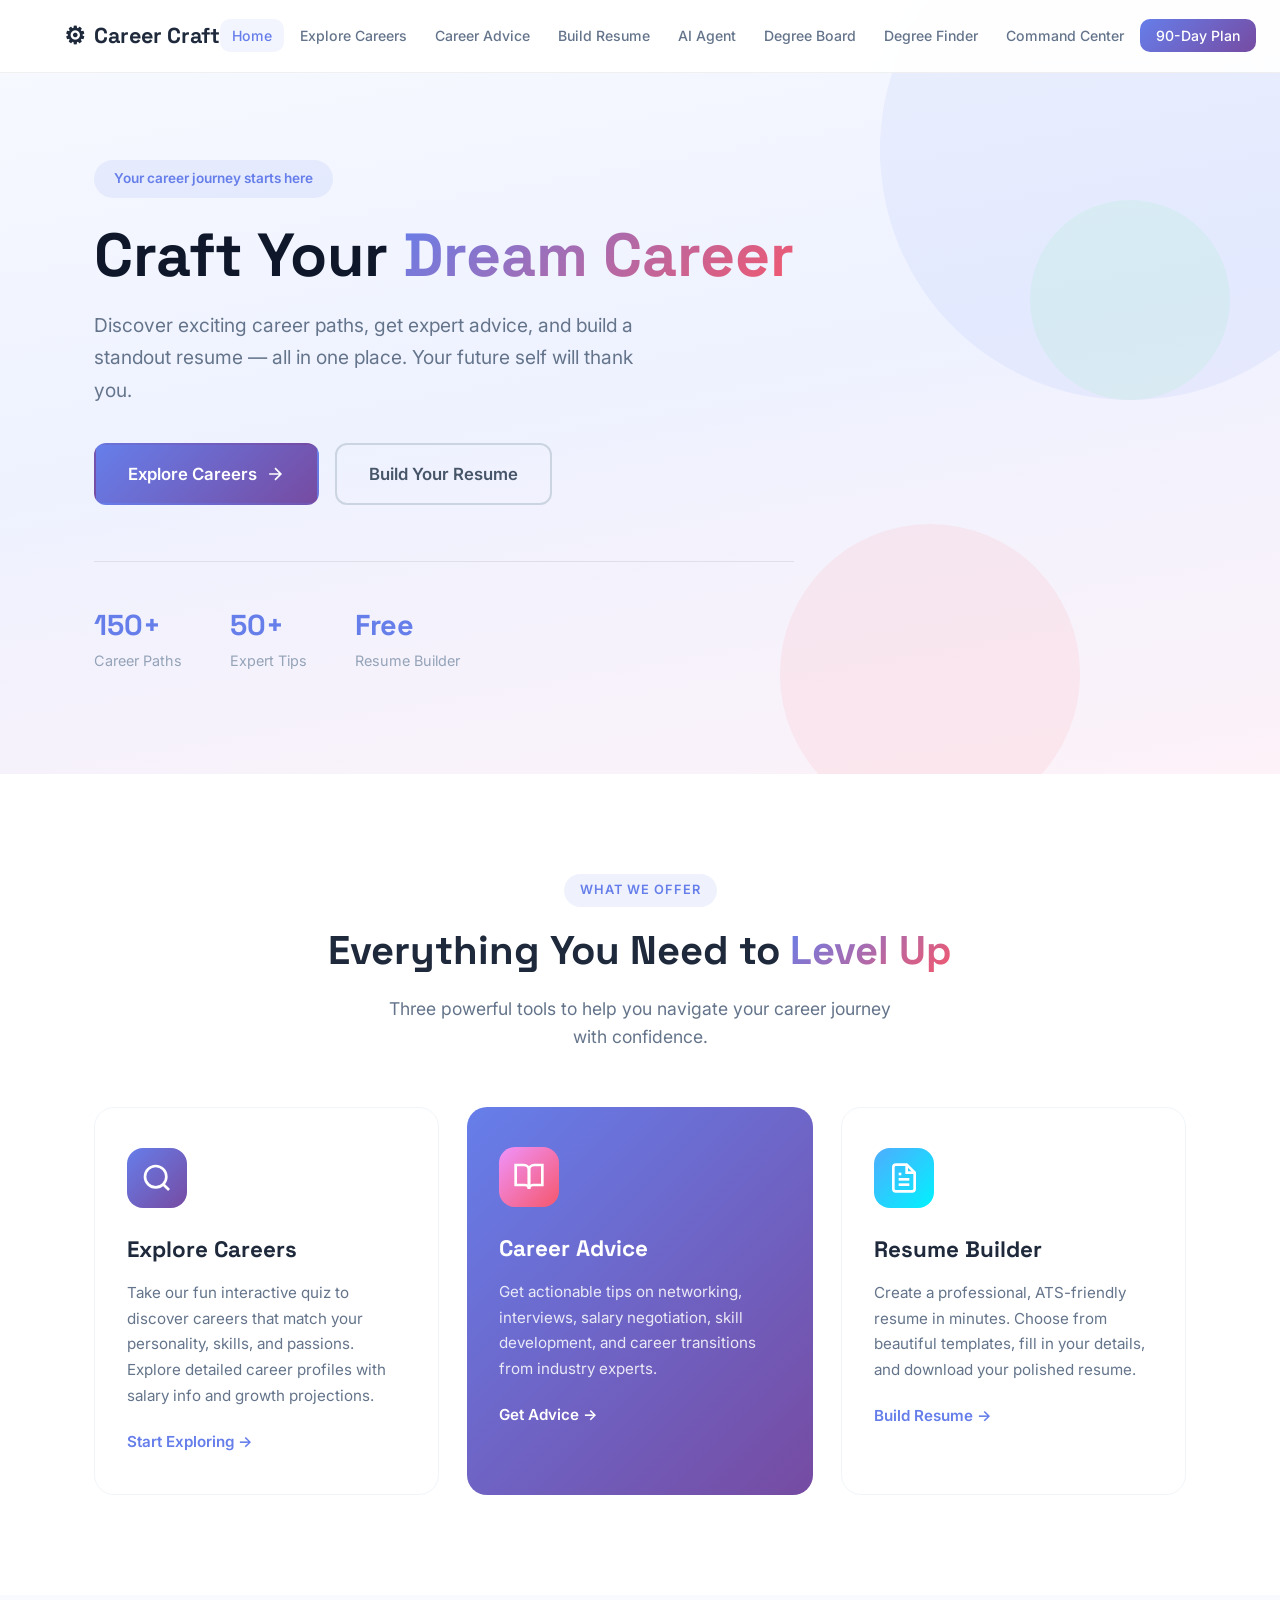
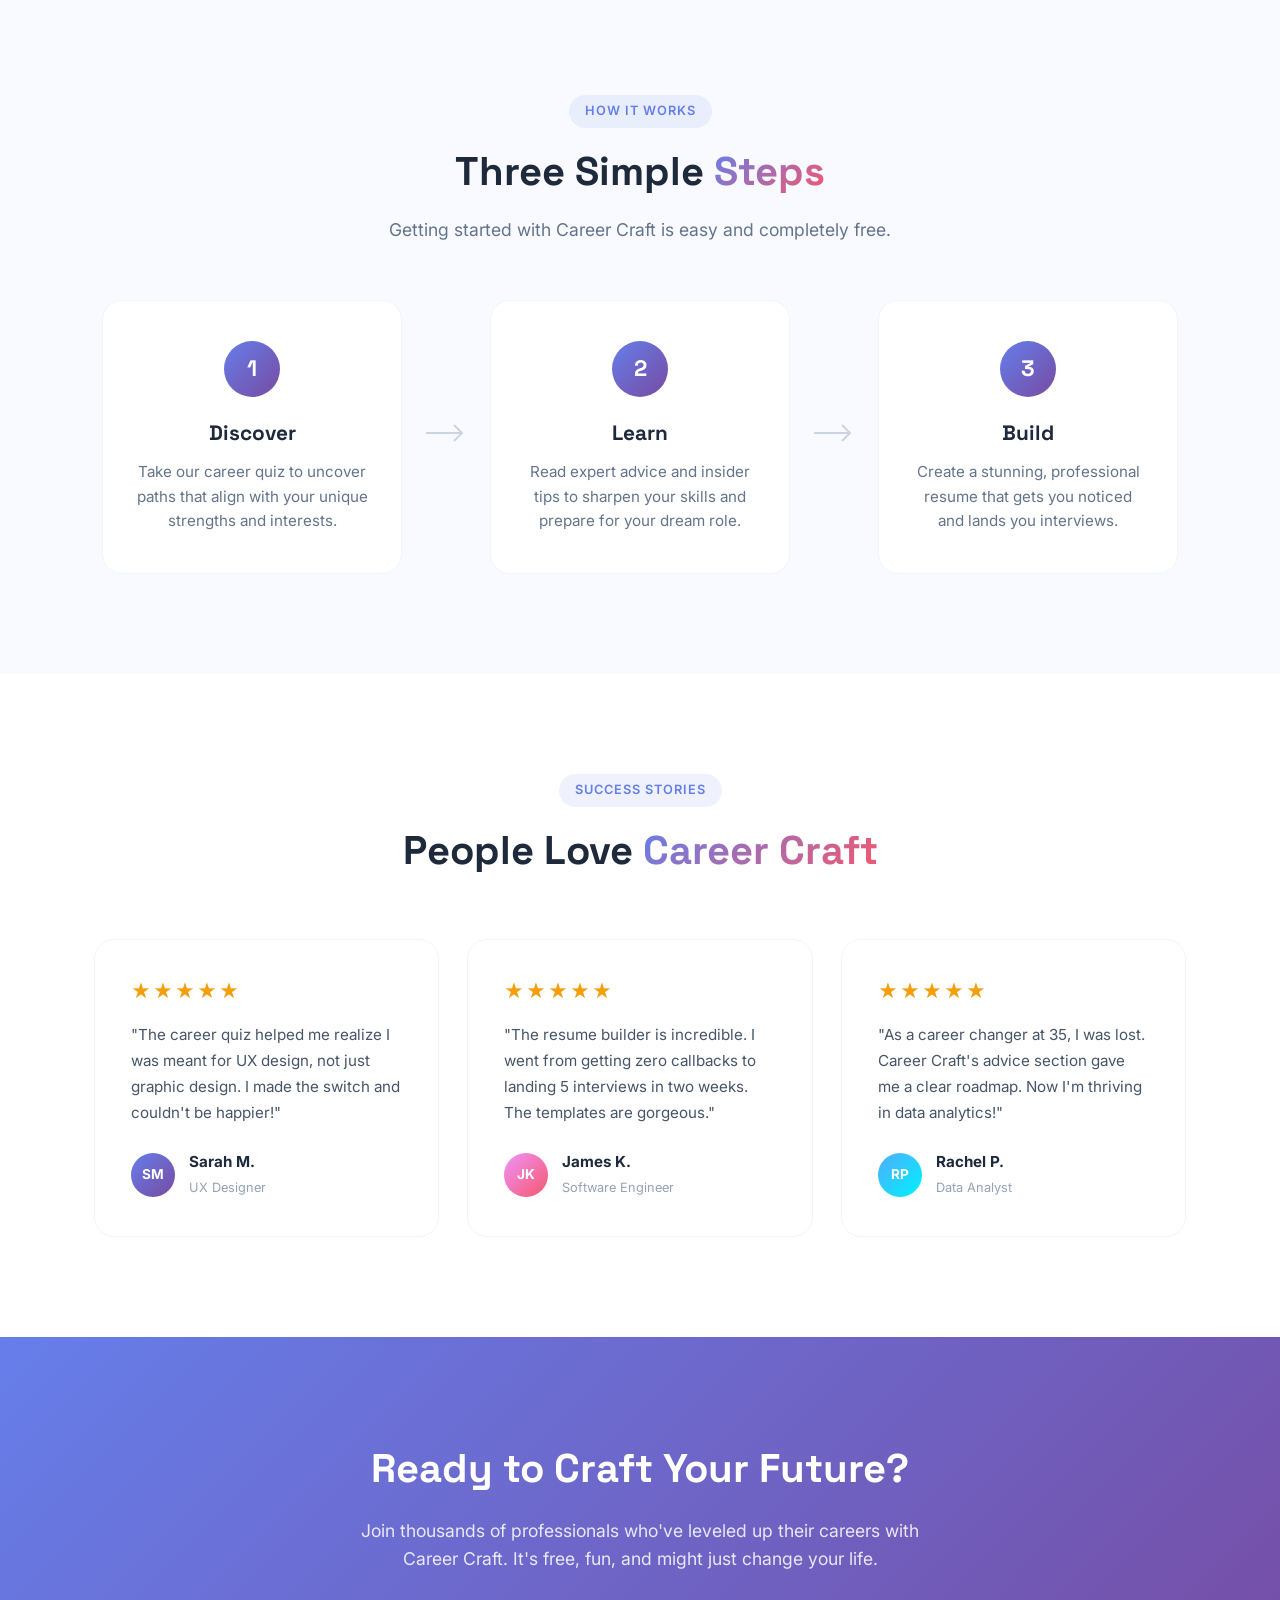
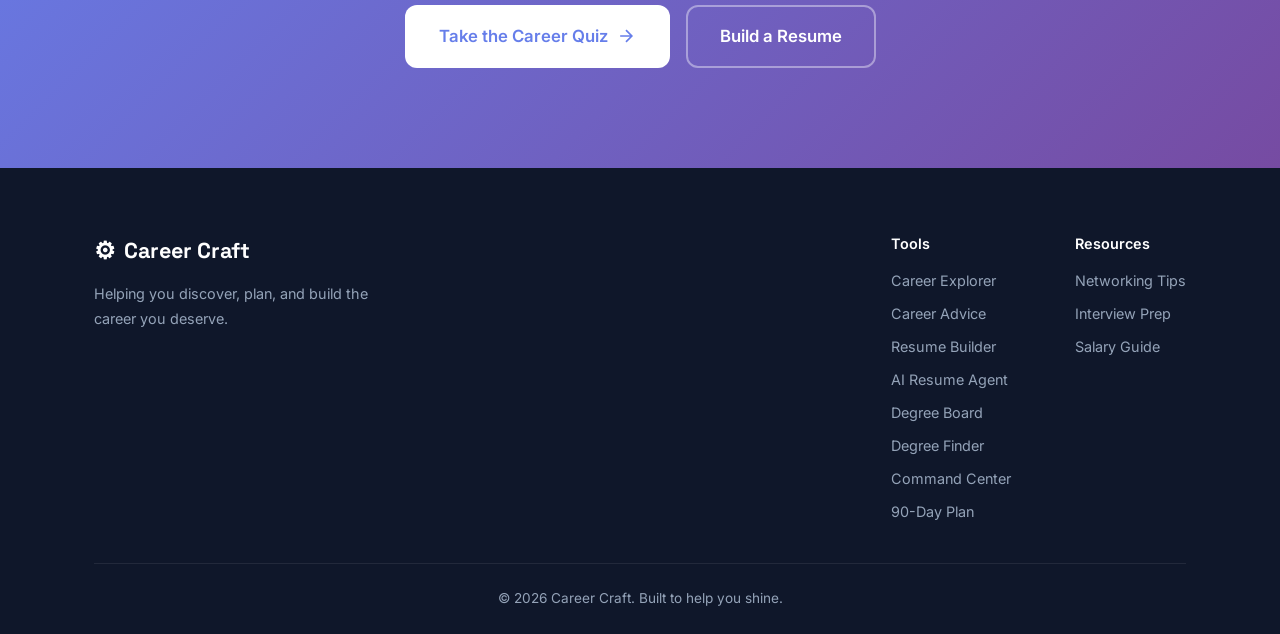
<file: index.html>
<!DOCTYPE html>
<html lang="en">
<head>
    <meta charset="UTF-8">
    <meta name="viewport" content="width=device-width, initial-scale=1.0">
    <meta name="theme-color" content="#667eea">
    <link rel="manifest" href="manifest.json">
    <link rel="icon" href="favicon.ico" sizes="any">
    <link rel="icon" href="icons/icon.svg" type="image/svg+xml">
    <link rel="apple-touch-icon" href="icons/apple-touch-icon.png">
    <title>Career Craft - Build Your Dream Career</title>
    <link rel="stylesheet" href="css/styles.css">
    <link rel="preconnect" href="https://fonts.googleapis.com">
    <link href="https://fonts.googleapis.com/css2?family=Inter:wght@300;400;500;600;700;800&family=Space+Grotesk:wght@400;500;600;700&display=swap" rel="stylesheet">
</head>
<body>
    <nav class="navbar">
        <div class="nav-container">
            <a href="index.html" class="nav-logo">
                <span class="logo-icon">&#9881;</span> Career Craft
            </a>
            <button class="nav-toggle" aria-label="Toggle navigation">
                <span></span><span></span><span></span>
            </button>
            <ul class="nav-menu">
                <li><a href="index.html" class="nav-link active">Home</a></li>
                <li><a href="explore.html" class="nav-link">Explore Careers</a></li>
                <li><a href="advice.html" class="nav-link">Career Advice</a></li>
                <li><a href="resume.html" class="nav-link">Build Resume</a></li>
                <li><a href="agent.html" class="nav-link">AI Agent</a></li>
                <li><a href="degree-path.html" class="nav-link">Degree Board</a></li>
                <li><a href="degree-finder.html" class="nav-link">Degree Finder</a></li>
                <li><a href="command-center.html" class="nav-link">Command Center</a></li>
                <li><a href="launch-plan.html" class="nav-link cta-button">90-Day Plan</a></li>
            </ul>
        </div>
    </nav>

    <section class="hero">
        <div class="hero-bg-shapes">
            <div class="shape shape-1"></div>
            <div class="shape shape-2"></div>
            <div class="shape shape-3"></div>
        </div>
        <div class="container">
            <div class="hero-content">
                <span class="hero-badge">Your career journey starts here</span>
                <h1>Craft Your <span class="gradient-text">Dream Career</span></h1>
                <p class="hero-subtitle">Discover exciting career paths, get expert advice, and build a standout resume &mdash; all in one place. Your future self will thank you.</p>
                <div class="hero-actions">
                    <a href="explore.html" class="btn btn-primary btn-lg">
                        <span>Explore Careers</span>
                        <svg width="20" height="20" viewBox="0 0 24 24" fill="none" stroke="currentColor" stroke-width="2"><path d="M5 12h14M12 5l7 7-7 7"/></svg>
                    </a>
                    <a href="resume.html" class="btn btn-outline btn-lg">Build Your Resume</a>
                </div>
                <div class="hero-stats">
                    <div class="stat">
                        <span class="stat-number">150+</span>
                        <span class="stat-label">Career Paths</span>
                    </div>
                    <div class="stat">
                        <span class="stat-number">50+</span>
                        <span class="stat-label">Expert Tips</span>
                    </div>
                    <div class="stat">
                        <span class="stat-number">Free</span>
                        <span class="stat-label">Resume Builder</span>
                    </div>
                </div>
            </div>
        </div>
    </section>

    <section class="features" id="features">
        <div class="container">
            <div class="section-header">
                <span class="section-tag">What We Offer</span>
                <h2>Everything You Need to <span class="gradient-text">Level Up</span></h2>
                <p>Three powerful tools to help you navigate your career journey with confidence.</p>
            </div>
            <div class="features-grid">
                <a href="explore.html" class="feature-card">
                    <div class="feature-icon" style="background: linear-gradient(135deg, #667eea, #764ba2);">
                        <svg width="32" height="32" viewBox="0 0 24 24" fill="none" stroke="white" stroke-width="2"><circle cx="11" cy="11" r="8"/><path d="M21 21l-4.35-4.35"/></svg>
                    </div>
                    <h3>Explore Careers</h3>
                    <p>Take our fun interactive quiz to discover careers that match your personality, skills, and passions. Explore detailed career profiles with salary info and growth projections.</p>
                    <span class="feature-link">Start Exploring &rarr;</span>
                </a>
                <a href="advice.html" class="feature-card featured">
                    <div class="feature-icon" style="background: linear-gradient(135deg, #f093fb, #f5576c);">
                        <svg width="32" height="32" viewBox="0 0 24 24" fill="none" stroke="white" stroke-width="2"><path d="M2 3h6a4 4 0 014 4v14a3 3 0 00-3-3H2z"/><path d="M22 3h-6a4 4 0 00-4 4v14a3 3 0 013-3h7z"/></svg>
                    </div>
                    <h3>Career Advice</h3>
                    <p>Get actionable tips on networking, interviews, salary negotiation, skill development, and career transitions from industry experts.</p>
                    <span class="feature-link">Get Advice &rarr;</span>
                </a>
                <a href="resume.html" class="feature-card">
                    <div class="feature-icon" style="background: linear-gradient(135deg, #4facfe, #00f2fe);">
                        <svg width="32" height="32" viewBox="0 0 24 24" fill="none" stroke="white" stroke-width="2"><path d="M14 2H6a2 2 0 00-2 2v16a2 2 0 002 2h12a2 2 0 002-2V8z"/><polyline points="14,2 14,8 20,8"/><line x1="16" y1="13" x2="8" y2="13"/><line x1="16" y1="17" x2="8" y2="17"/><polyline points="10,9 9,9 8,9"/></svg>
                    </div>
                    <h3>Resume Builder</h3>
                    <p>Create a professional, ATS-friendly resume in minutes. Choose from beautiful templates, fill in your details, and download your polished resume.</p>
                    <span class="feature-link">Build Resume &rarr;</span>
                </a>
            </div>
        </div>
    </section>

    <section class="how-it-works">
        <div class="container">
            <div class="section-header">
                <span class="section-tag">How It Works</span>
                <h2>Three Simple <span class="gradient-text">Steps</span></h2>
                <p>Getting started with Career Craft is easy and completely free.</p>
            </div>
            <div class="steps-grid">
                <div class="step-card">
                    <div class="step-number">1</div>
                    <h3>Discover</h3>
                    <p>Take our career quiz to uncover paths that align with your unique strengths and interests.</p>
                </div>
                <div class="step-connector">
                    <svg width="40" height="24" viewBox="0 0 40 24"><path d="M0 12h36M28 4l8 8-8 8" fill="none" stroke="#cbd5e1" stroke-width="2"/></svg>
                </div>
                <div class="step-card">
                    <div class="step-number">2</div>
                    <h3>Learn</h3>
                    <p>Read expert advice and insider tips to sharpen your skills and prepare for your dream role.</p>
                </div>
                <div class="step-connector">
                    <svg width="40" height="24" viewBox="0 0 40 24"><path d="M0 12h36M28 4l8 8-8 8" fill="none" stroke="#cbd5e1" stroke-width="2"/></svg>
                </div>
                <div class="step-card">
                    <div class="step-number">3</div>
                    <h3>Build</h3>
                    <p>Create a stunning, professional resume that gets you noticed and lands you interviews.</p>
                </div>
            </div>
        </div>
    </section>

    <section class="testimonials">
        <div class="container">
            <div class="section-header">
                <span class="section-tag">Success Stories</span>
                <h2>People Love <span class="gradient-text">Career Craft</span></h2>
            </div>
            <div class="testimonials-grid">
                <div class="testimonial-card">
                    <div class="testimonial-stars">&#9733;&#9733;&#9733;&#9733;&#9733;</div>
                    <p>"The career quiz helped me realize I was meant for UX design, not just graphic design. I made the switch and couldn't be happier!"</p>
                    <div class="testimonial-author">
                        <div class="author-avatar" style="background: linear-gradient(135deg, #667eea, #764ba2);">SM</div>
                        <div>
                            <strong>Sarah M.</strong>
                            <span>UX Designer</span>
                        </div>
                    </div>
                </div>
                <div class="testimonial-card">
                    <div class="testimonial-stars">&#9733;&#9733;&#9733;&#9733;&#9733;</div>
                    <p>"The resume builder is incredible. I went from getting zero callbacks to landing 5 interviews in two weeks. The templates are gorgeous."</p>
                    <div class="testimonial-author">
                        <div class="author-avatar" style="background: linear-gradient(135deg, #f093fb, #f5576c);">JK</div>
                        <div>
                            <strong>James K.</strong>
                            <span>Software Engineer</span>
                        </div>
                    </div>
                </div>
                <div class="testimonial-card">
                    <div class="testimonial-stars">&#9733;&#9733;&#9733;&#9733;&#9733;</div>
                    <p>"As a career changer at 35, I was lost. Career Craft's advice section gave me a clear roadmap. Now I'm thriving in data analytics!"</p>
                    <div class="testimonial-author">
                        <div class="author-avatar" style="background: linear-gradient(135deg, #4facfe, #00f2fe);">RP</div>
                        <div>
                            <strong>Rachel P.</strong>
                            <span>Data Analyst</span>
                        </div>
                    </div>
                </div>
            </div>
        </div>
    </section>

    <section class="cta-section">
        <div class="container">
            <div class="cta-content">
                <h2>Ready to Craft Your Future?</h2>
                <p>Join thousands of professionals who've leveled up their careers with Career Craft. It's free, fun, and might just change your life.</p>
                <div class="hero-actions">
                    <a href="explore.html" class="btn btn-primary btn-lg">
                        <span>Take the Career Quiz</span>
                        <svg width="20" height="20" viewBox="0 0 24 24" fill="none" stroke="currentColor" stroke-width="2"><path d="M5 12h14M12 5l7 7-7 7"/></svg>
                    </a>
                    <a href="resume.html" class="btn btn-outline btn-lg btn-outline-light">Build a Resume</a>
                </div>
            </div>
        </div>
    </section>

    <footer class="footer">
        <div class="container">
            <div class="footer-content">
                <div class="footer-brand">
                    <a href="index.html" class="nav-logo">
                        <span class="logo-icon">&#9881;</span> Career Craft
                    </a>
                    <p>Helping you discover, plan, and build the career you deserve.</p>
                </div>
                <div class="footer-links">
                    <div class="footer-col">
                        <h4>Tools</h4>
                        <a href="explore.html">Career Explorer</a>
                        <a href="advice.html">Career Advice</a>
                        <a href="resume.html">Resume Builder</a>
                        <a href="agent.html">AI Resume Agent</a>
                        <a href="degree-path.html">Degree Board</a>
                        <a href="degree-finder.html">Degree Finder</a>
                        <a href="command-center.html">Command Center</a>
                        <a href="launch-plan.html">90-Day Plan</a>
                    </div>
                    <div class="footer-col">
                        <h4>Resources</h4>
                        <a href="advice.html#networking">Networking Tips</a>
                        <a href="advice.html#interviews">Interview Prep</a>
                        <a href="advice.html#salary">Salary Guide</a>
                    </div>
                </div>
            </div>
            <div class="footer-bottom">
                <p>&copy; 2026 Career Craft. Built to help you shine.</p>
            </div>
        </div>
    </footer>

    <script src="js/main.js"></script>
    <script>if("serviceWorker" in navigator){navigator.serviceWorker.register("sw.js");}</script>
</body>
</html>
</file>
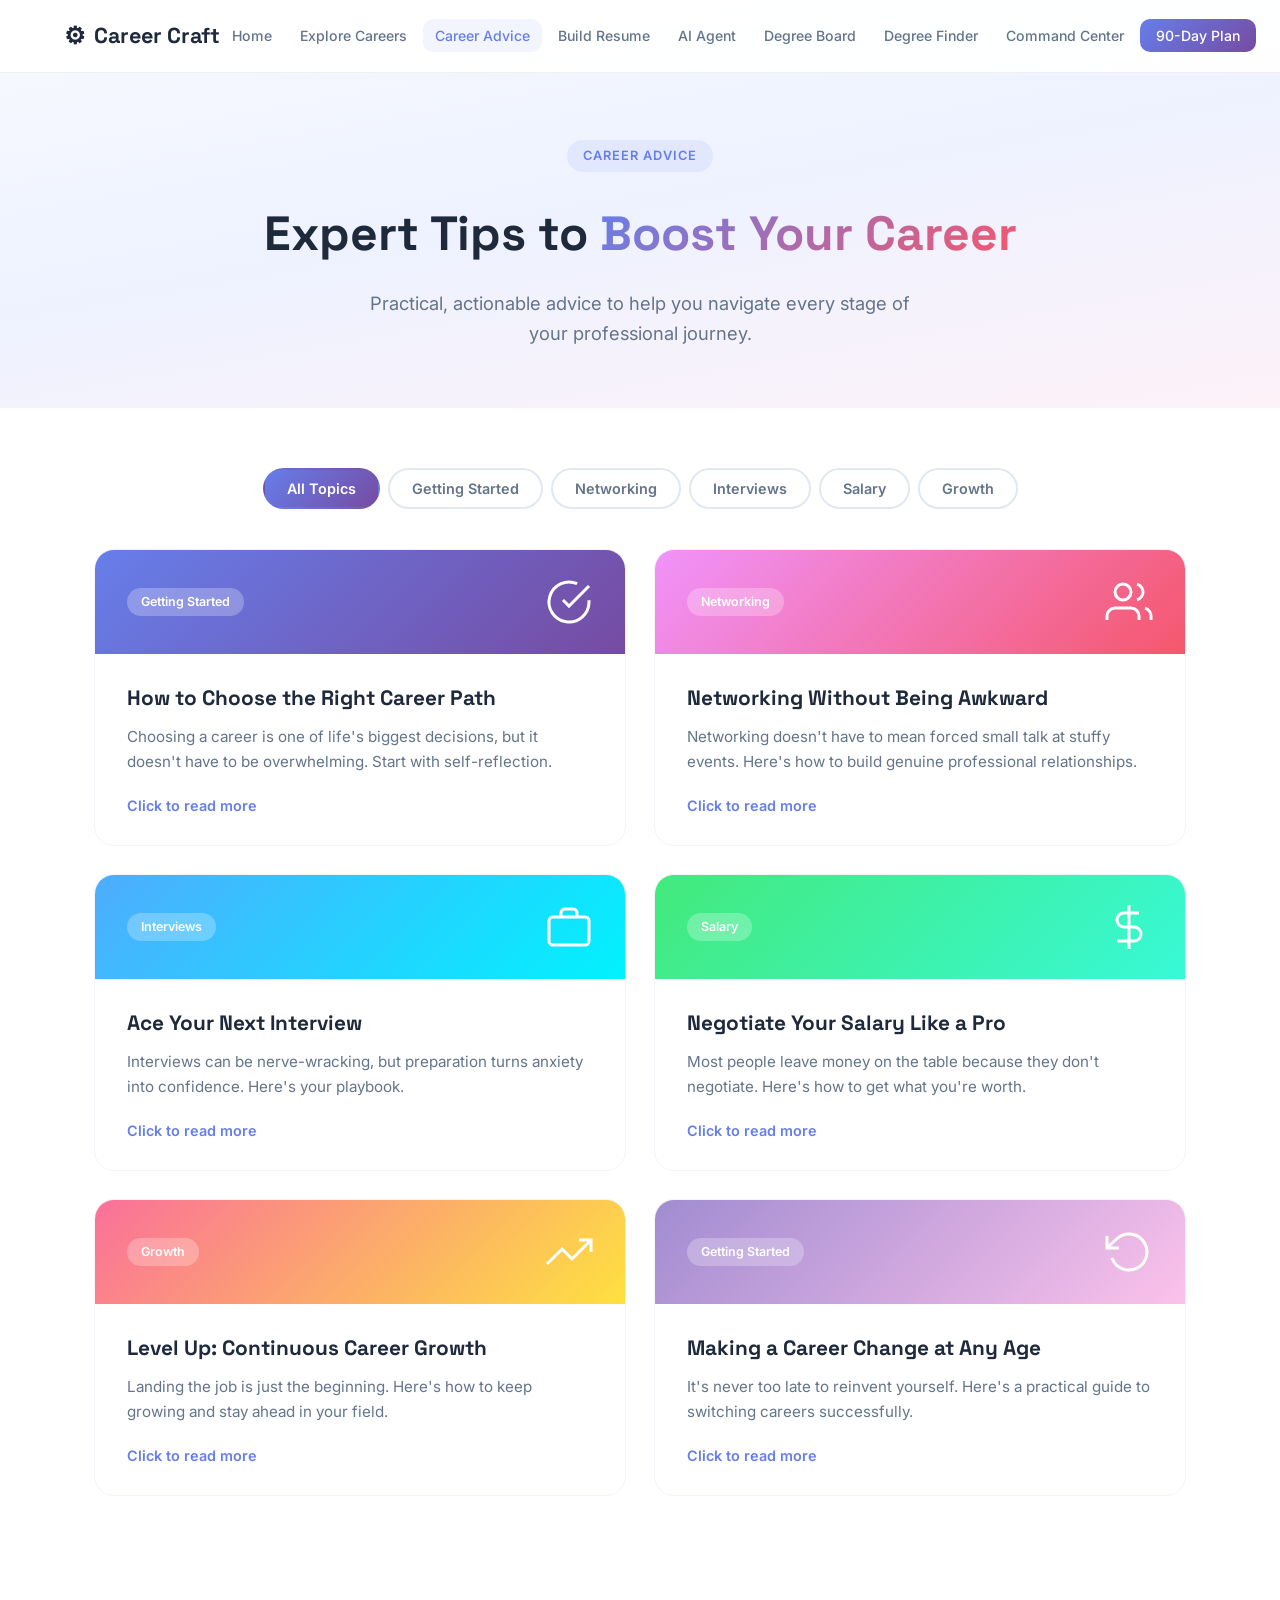
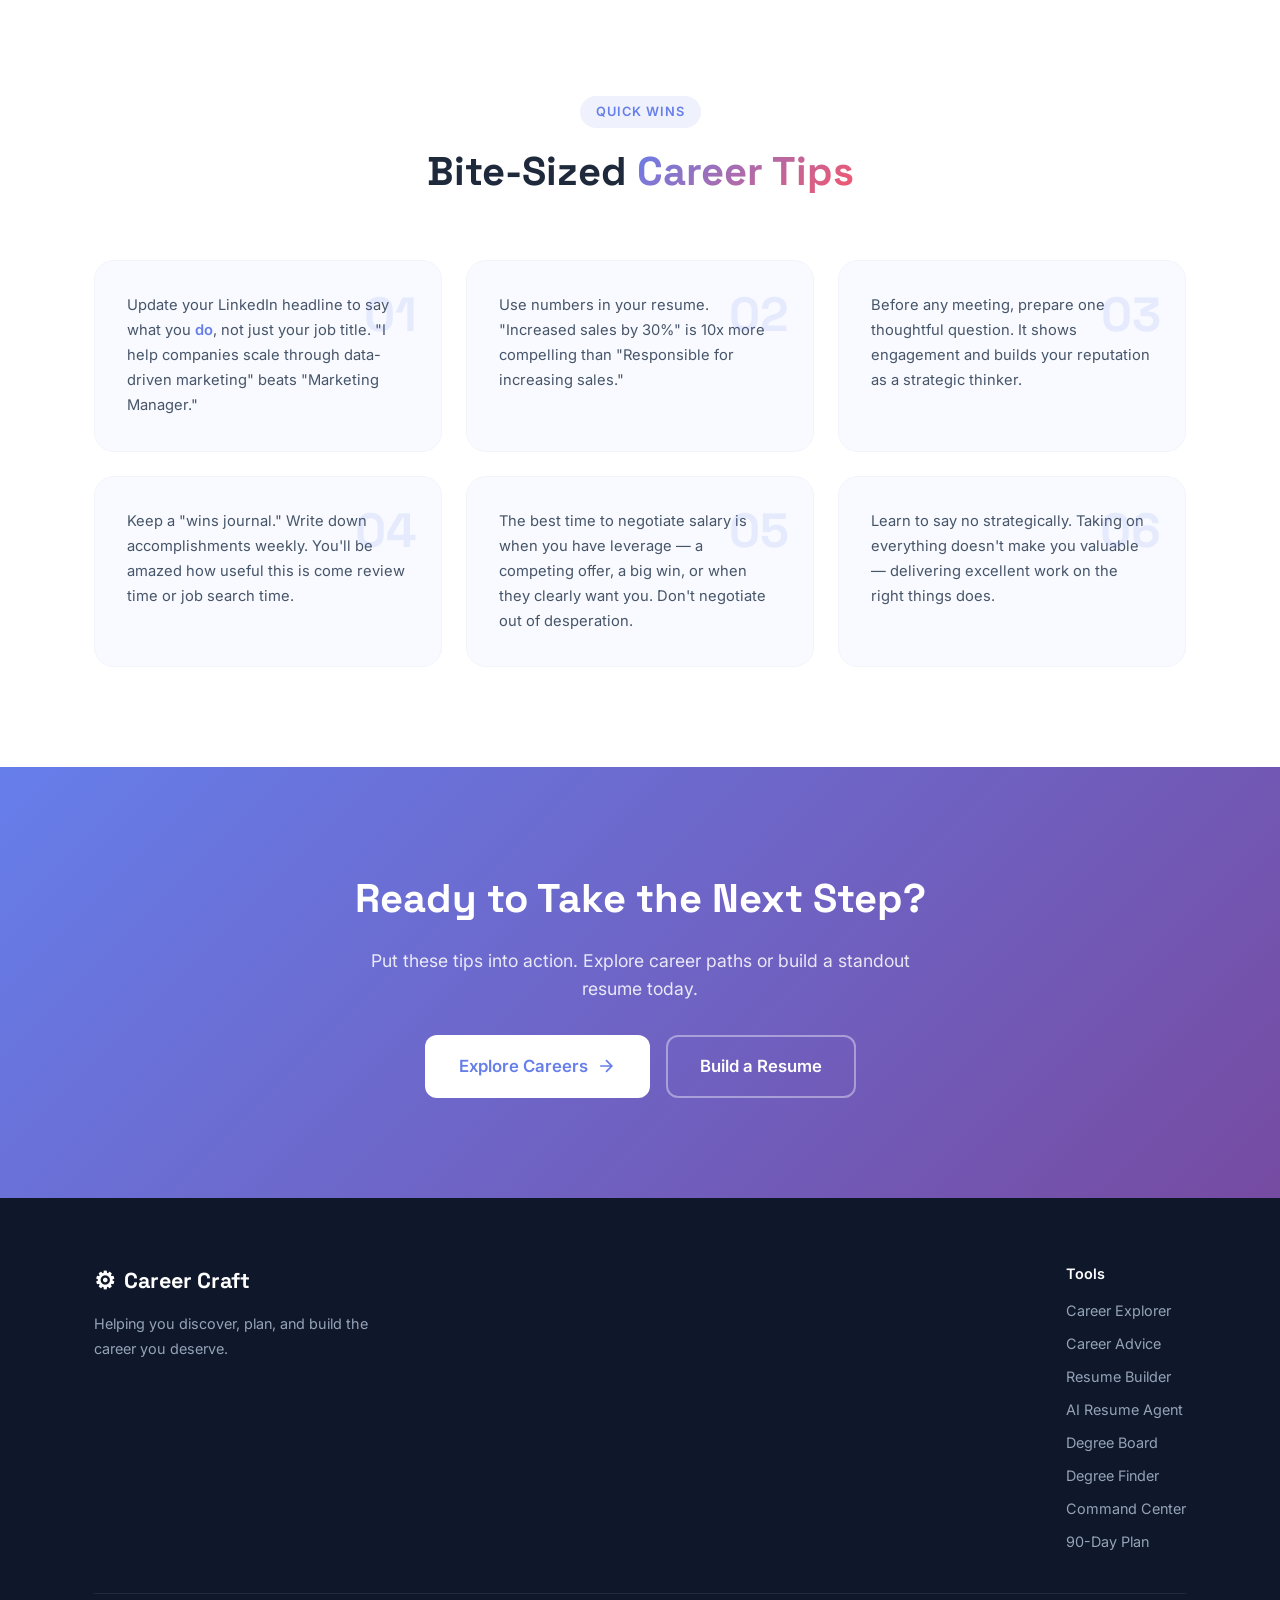
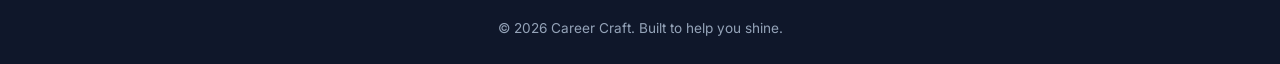
<file: advice.html>
<!DOCTYPE html>
<html lang="en">
<head>
    <meta charset="UTF-8">
    <meta name="viewport" content="width=device-width, initial-scale=1.0">
    <meta name="theme-color" content="#667eea">
    <link rel="manifest" href="manifest.json">
    <link rel="icon" href="favicon.ico" sizes="any">
    <link rel="icon" href="icons/icon.svg" type="image/svg+xml">
    <link rel="apple-touch-icon" href="icons/apple-touch-icon.png">
    <title>Career Advice - Career Craft</title>
    <link rel="stylesheet" href="css/styles.css">
    <link rel="preconnect" href="https://fonts.googleapis.com">
    <link href="https://fonts.googleapis.com/css2?family=Inter:wght@300;400;500;600;700;800&family=Space+Grotesk:wght@400;500;600;700&display=swap" rel="stylesheet">
</head>
<body>
    <nav class="navbar">
        <div class="nav-container">
            <a href="index.html" class="nav-logo">
                <span class="logo-icon">&#9881;</span> Career Craft
            </a>
            <button class="nav-toggle" aria-label="Toggle navigation">
                <span></span><span></span><span></span>
            </button>
            <ul class="nav-menu">
                <li><a href="index.html" class="nav-link">Home</a></li>
                <li><a href="explore.html" class="nav-link">Explore Careers</a></li>
                <li><a href="advice.html" class="nav-link active">Career Advice</a></li>
                <li><a href="resume.html" class="nav-link">Build Resume</a></li>
                <li><a href="agent.html" class="nav-link">AI Agent</a></li>
                <li><a href="degree-path.html" class="nav-link">Degree Board</a></li>
                <li><a href="degree-finder.html" class="nav-link">Degree Finder</a></li>
                <li><a href="command-center.html" class="nav-link">Command Center</a></li>
                <li><a href="launch-plan.html" class="nav-link cta-button">90-Day Plan</a></li>
            </ul>
        </div>
    </nav>

    <section class="page-hero">
        <div class="container">
            <span class="section-tag">Career Advice</span>
            <h1>Expert Tips to <span class="gradient-text">Boost Your Career</span></h1>
            <p>Practical, actionable advice to help you navigate every stage of your professional journey.</p>
        </div>
    </section>

    <!-- Advice Filter Tabs -->
    <section class="advice-section">
        <div class="container">
            <div class="advice-tabs">
                <button class="tab-btn active" data-filter="all">All Topics</button>
                <button class="tab-btn" data-filter="getting-started">Getting Started</button>
                <button class="tab-btn" data-filter="networking">Networking</button>
                <button class="tab-btn" data-filter="interviews">Interviews</button>
                <button class="tab-btn" data-filter="salary">Salary</button>
                <button class="tab-btn" data-filter="growth">Growth</button>
            </div>

            <div class="advice-grid" id="adviceGrid">
                <!-- Getting Started -->
                <article class="advice-card" data-category="getting-started" id="getting-started">
                    <div class="advice-card-header" style="background: linear-gradient(135deg, #667eea, #764ba2);">
                        <span class="advice-tag">Getting Started</span>
                        <svg width="48" height="48" viewBox="0 0 24 24" fill="none" stroke="white" stroke-width="1.5"><path d="M22 11.08V12a10 10 0 11-5.93-9.14"/><polyline points="22 4 12 14.01 9 11.01"/></svg>
                    </div>
                    <div class="advice-card-body">
                        <h3>How to Choose the Right Career Path</h3>
                        <p>Choosing a career is one of life's biggest decisions, but it doesn't have to be overwhelming. Start with self-reflection.</p>
                        <div class="advice-content">
                            <h4>Step 1: Know Yourself</h4>
                            <p>Make a list of your strengths, interests, and values. What activities make you lose track of time? What problems do you love solving? What matters most to you in a work environment?</p>

                            <h4>Step 2: Research Broadly</h4>
                            <p>Don't limit yourself to careers you've heard of. Use our <a href="explore.html">Career Explorer</a> to discover paths you might not have considered. Talk to people in different fields &mdash; informational interviews are gold.</p>

                            <h4>Step 3: Experiment</h4>
                            <p>Before committing, try things out. Volunteer, freelance, take on side projects, or job-shadow. Real-world experience beats theoretical research every time.</p>

                            <h4>Step 4: Start, Then Iterate</h4>
                            <p>Your first career doesn't have to be your forever career. The average person changes careers 3-7 times in their lifetime. Pick a strong starting point and stay open to growth.</p>
                        </div>
                    </div>
                </article>

                <!-- Networking -->
                <article class="advice-card" data-category="networking" id="networking">
                    <div class="advice-card-header" style="background: linear-gradient(135deg, #f093fb, #f5576c);">
                        <span class="advice-tag">Networking</span>
                        <svg width="48" height="48" viewBox="0 0 24 24" fill="none" stroke="white" stroke-width="1.5"><path d="M17 21v-2a4 4 0 00-4-4H5a4 4 0 00-4 4v2"/><circle cx="9" cy="7" r="4"/><path d="M23 21v-2a4 4 0 00-3-3.87"/><path d="M16 3.13a4 4 0 010 7.75"/></svg>
                    </div>
                    <div class="advice-card-body">
                        <h3>Networking Without Being Awkward</h3>
                        <p>Networking doesn't have to mean forced small talk at stuffy events. Here's how to build genuine professional relationships.</p>
                        <div class="advice-content">
                            <h4>Be Curious, Not Transactional</h4>
                            <p>The best networkers aren't the ones who hand out the most business cards &mdash; they're the ones who ask the best questions. Show genuine interest in people's work and stories.</p>

                            <h4>Start Online</h4>
                            <p>If in-person events feel daunting, start by engaging on LinkedIn, Twitter/X, or industry forums. Comment thoughtfully on posts, share useful content, and join relevant groups.</p>

                            <h4>The Coffee Chat Formula</h4>
                            <p>Reach out to people you admire with a short, specific message: who you are, why you're reaching out, and a clear ask (usually a 15-20 minute chat). Keep it respectful of their time.</p>

                            <h4>Follow Up and Give Back</h4>
                            <p>After meeting someone, send a brief thank-you note. Look for ways to help them too &mdash; share an article they'd find interesting, make an introduction, or offer your skills. Networking is a two-way street.</p>
                        </div>
                    </div>
                </article>

                <!-- Interviews -->
                <article class="advice-card" data-category="interviews" id="interviews">
                    <div class="advice-card-header" style="background: linear-gradient(135deg, #4facfe, #00f2fe);">
                        <span class="advice-tag">Interviews</span>
                        <svg width="48" height="48" viewBox="0 0 24 24" fill="none" stroke="white" stroke-width="1.5"><rect x="2" y="7" width="20" height="14" rx="2" ry="2"/><path d="M16 7V5a2 2 0 00-2-2h-4a2 2 0 00-2 2v2"/></svg>
                    </div>
                    <div class="advice-card-body">
                        <h3>Ace Your Next Interview</h3>
                        <p>Interviews can be nerve-wracking, but preparation turns anxiety into confidence. Here's your playbook.</p>
                        <div class="advice-content">
                            <h4>Research Like a Detective</h4>
                            <p>Go beyond the "About Us" page. Read recent news, understand their products, check Glassdoor reviews, and look up your interviewers on LinkedIn. The more context you have, the better your answers will be.</p>

                            <h4>Master the STAR Method</h4>
                            <p><strong>Situation, Task, Action, Result.</strong> Structure your behavioral answers this way. Prepare 5-8 STAR stories that showcase different skills, and you'll be ready for almost any question.</p>

                            <h4>Ask Great Questions</h4>
                            <p>Your questions reveal your thinking. Ask about team culture, success metrics, challenges, and growth opportunities. Avoid asking things easily found on their website.</p>

                            <h4>The Power of Practice</h4>
                            <p>Record yourself answering common questions. It feels awkward, but it's the fastest way to improve. Do mock interviews with friends or use online platforms for practice rounds.</p>

                            <h4>After the Interview</h4>
                            <p>Send a thoughtful thank-you email within 24 hours. Reference something specific from your conversation. This small touch makes a big impression.</p>
                        </div>
                    </div>
                </article>

                <!-- Salary -->
                <article class="advice-card" data-category="salary" id="salary">
                    <div class="advice-card-header" style="background: linear-gradient(135deg, #43e97b, #38f9d7);">
                        <span class="advice-tag">Salary</span>
                        <svg width="48" height="48" viewBox="0 0 24 24" fill="none" stroke="white" stroke-width="1.5"><line x1="12" y1="1" x2="12" y2="23"/><path d="M17 5H9.5a3.5 3.5 0 000 7h5a3.5 3.5 0 010 7H6"/></svg>
                    </div>
                    <div class="advice-card-body">
                        <h3>Negotiate Your Salary Like a Pro</h3>
                        <p>Most people leave money on the table because they don't negotiate. Here's how to get what you're worth.</p>
                        <div class="advice-content">
                            <h4>Know Your Market Value</h4>
                            <p>Use sites like Glassdoor, Levels.fyi, Payscale, and LinkedIn Salary to research compensation for your role, location, and experience level. Data is your best ally.</p>

                            <h4>Never Share Your Current Salary First</h4>
                            <p>When asked about salary expectations, try: "I'd love to learn more about the role first. What's the budgeted range for this position?" Many locations have pay transparency laws on your side.</p>

                            <h4>Negotiate the Total Package</h4>
                            <p>Salary is just one piece. Consider signing bonuses, equity, PTO, remote work flexibility, professional development budgets, and title. Sometimes the best wins come from non-salary items.</p>

                            <h4>Practice Your Script</h4>
                            <p>Rehearse your negotiation conversation. A good template: "I'm really excited about this opportunity. Based on my research and experience, I was hoping for [range]. Is there flexibility there?"</p>
                        </div>
                    </div>
                </article>

                <!-- Growth -->
                <article class="advice-card" data-category="growth" id="growth">
                    <div class="advice-card-header" style="background: linear-gradient(135deg, #fa709a, #fee140);">
                        <span class="advice-tag">Growth</span>
                        <svg width="48" height="48" viewBox="0 0 24 24" fill="none" stroke="white" stroke-width="1.5"><polyline points="23 6 13.5 15.5 8.5 10.5 1 18"/><polyline points="17 6 23 6 23 12"/></svg>
                    </div>
                    <div class="advice-card-body">
                        <h3>Level Up: Continuous Career Growth</h3>
                        <p>Landing the job is just the beginning. Here's how to keep growing and stay ahead in your field.</p>
                        <div class="advice-content">
                            <h4>Invest in Skills, Not Just Titles</h4>
                            <p>Focus on building transferable skills: communication, problem-solving, leadership, and technical proficiency. These compound over time and make you valuable in any role.</p>

                            <h4>Find Mentors and Sponsors</h4>
                            <p>A <strong>mentor</strong> gives advice. A <strong>sponsor</strong> advocates for you in rooms you're not in. Both are invaluable. Seek them out by doing great work and building genuine relationships.</p>

                            <h4>Make Your Work Visible</h4>
                            <p>Don't assume great work speaks for itself. Share wins in team meetings, write internal updates, and keep a "brag document" tracking your accomplishments. You'll need this for performance reviews and your next role.</p>

                            <h4>Stay Adaptable</h4>
                            <p>Industries evolve fast. Dedicate time to learning new tools, attending conferences, taking courses, and reading industry publications. The most successful professionals are perpetual learners.</p>

                            <h4>Know When to Move On</h4>
                            <p>Growth sometimes means changing teams, companies, or even careers. If you've stopped learning and there's no clear path forward, it might be time for a new chapter. That's not failure &mdash; it's strategy.</p>
                        </div>
                    </div>
                </article>

                <!-- Career Change -->
                <article class="advice-card" data-category="getting-started" id="career-change">
                    <div class="advice-card-header" style="background: linear-gradient(135deg, #a18cd1, #fbc2eb);">
                        <span class="advice-tag">Getting Started</span>
                        <svg width="48" height="48" viewBox="0 0 24 24" fill="none" stroke="white" stroke-width="1.5"><path d="M1 4v6h6"/><path d="M3.51 15a9 9 0 102.13-9.36L1 10"/></svg>
                    </div>
                    <div class="advice-card-body">
                        <h3>Making a Career Change at Any Age</h3>
                        <p>It's never too late to reinvent yourself. Here's a practical guide to switching careers successfully.</p>
                        <div class="advice-content">
                            <h4>Identify Transferable Skills</h4>
                            <p>You have more relevant experience than you think. Project management, communication, analysis, leadership, and problem-solving transfer across every industry. Map your existing skills to your target field.</p>

                            <h4>Bridge the Gap</h4>
                            <p>Take online courses, earn certifications, or do freelance projects in your new field. You don't need a full degree &mdash; you need proof that you can do the work.</p>

                            <h4>Build Your New Network</h4>
                            <p>Join professional communities in your target industry. Attend meetups, join Slack groups, and connect with people who've made similar transitions. Their advice will be invaluable.</p>

                            <h4>Reframe Your Story</h4>
                            <p>Your career change is a strength, not a weakness. Craft a narrative that connects your past experience to your new direction. Diverse perspectives are incredibly valuable to employers.</p>
                        </div>
                    </div>
                </article>
            </div>
        </div>
    </section>

    <!-- Quick Tips Section -->
    <section class="quick-tips">
        <div class="container">
            <div class="section-header">
                <span class="section-tag">Quick Wins</span>
                <h2>Bite-Sized <span class="gradient-text">Career Tips</span></h2>
            </div>
            <div class="tips-grid">
                <div class="tip-card">
                    <span class="tip-number">01</span>
                    <p>Update your LinkedIn headline to say what you <em>do</em>, not just your job title. "I help companies scale through data-driven marketing" beats "Marketing Manager."</p>
                </div>
                <div class="tip-card">
                    <span class="tip-number">02</span>
                    <p>Use numbers in your resume. "Increased sales by 30%" is 10x more compelling than "Responsible for increasing sales."</p>
                </div>
                <div class="tip-card">
                    <span class="tip-number">03</span>
                    <p>Before any meeting, prepare one thoughtful question. It shows engagement and builds your reputation as a strategic thinker.</p>
                </div>
                <div class="tip-card">
                    <span class="tip-number">04</span>
                    <p>Keep a "wins journal." Write down accomplishments weekly. You'll be amazed how useful this is come review time or job search time.</p>
                </div>
                <div class="tip-card">
                    <span class="tip-number">05</span>
                    <p>The best time to negotiate salary is when you have leverage &mdash; a competing offer, a big win, or when they clearly want you. Don't negotiate out of desperation.</p>
                </div>
                <div class="tip-card">
                    <span class="tip-number">06</span>
                    <p>Learn to say no strategically. Taking on everything doesn't make you valuable &mdash; delivering excellent work on the right things does.</p>
                </div>
            </div>
        </div>
    </section>

    <section class="cta-section">
        <div class="container">
            <div class="cta-content">
                <h2>Ready to Take the Next Step?</h2>
                <p>Put these tips into action. Explore career paths or build a standout resume today.</p>
                <div class="hero-actions">
                    <a href="explore.html" class="btn btn-primary btn-lg">
                        <span>Explore Careers</span>
                        <svg width="20" height="20" viewBox="0 0 24 24" fill="none" stroke="currentColor" stroke-width="2"><path d="M5 12h14M12 5l7 7-7 7"/></svg>
                    </a>
                    <a href="resume.html" class="btn btn-outline btn-lg btn-outline-light">Build a Resume</a>
                </div>
            </div>
        </div>
    </section>

    <footer class="footer">
        <div class="container">
            <div class="footer-content">
                <div class="footer-brand">
                    <a href="index.html" class="nav-logo">
                        <span class="logo-icon">&#9881;</span> Career Craft
                    </a>
                    <p>Helping you discover, plan, and build the career you deserve.</p>
                </div>
                <div class="footer-links">
                    <div class="footer-col">
                        <h4>Tools</h4>
                        <a href="explore.html">Career Explorer</a>
                        <a href="advice.html">Career Advice</a>
                        <a href="resume.html">Resume Builder</a>
                        <a href="agent.html">AI Resume Agent</a>
                        <a href="degree-path.html">Degree Board</a>
                        <a href="degree-finder.html">Degree Finder</a>
                        <a href="command-center.html">Command Center</a>
                        <a href="launch-plan.html">90-Day Plan</a>
                    </div>
                </div>
            </div>
            <div class="footer-bottom">
                <p>&copy; 2026 Career Craft. Built to help you shine.</p>
            </div>
        </div>
    </footer>

    <script src="js/main.js"></script>
    <script src="js/advice.js"></script>
    <script>if("serviceWorker" in navigator){navigator.serviceWorker.register("sw.js");}</script>
</body>
</html>
</file>
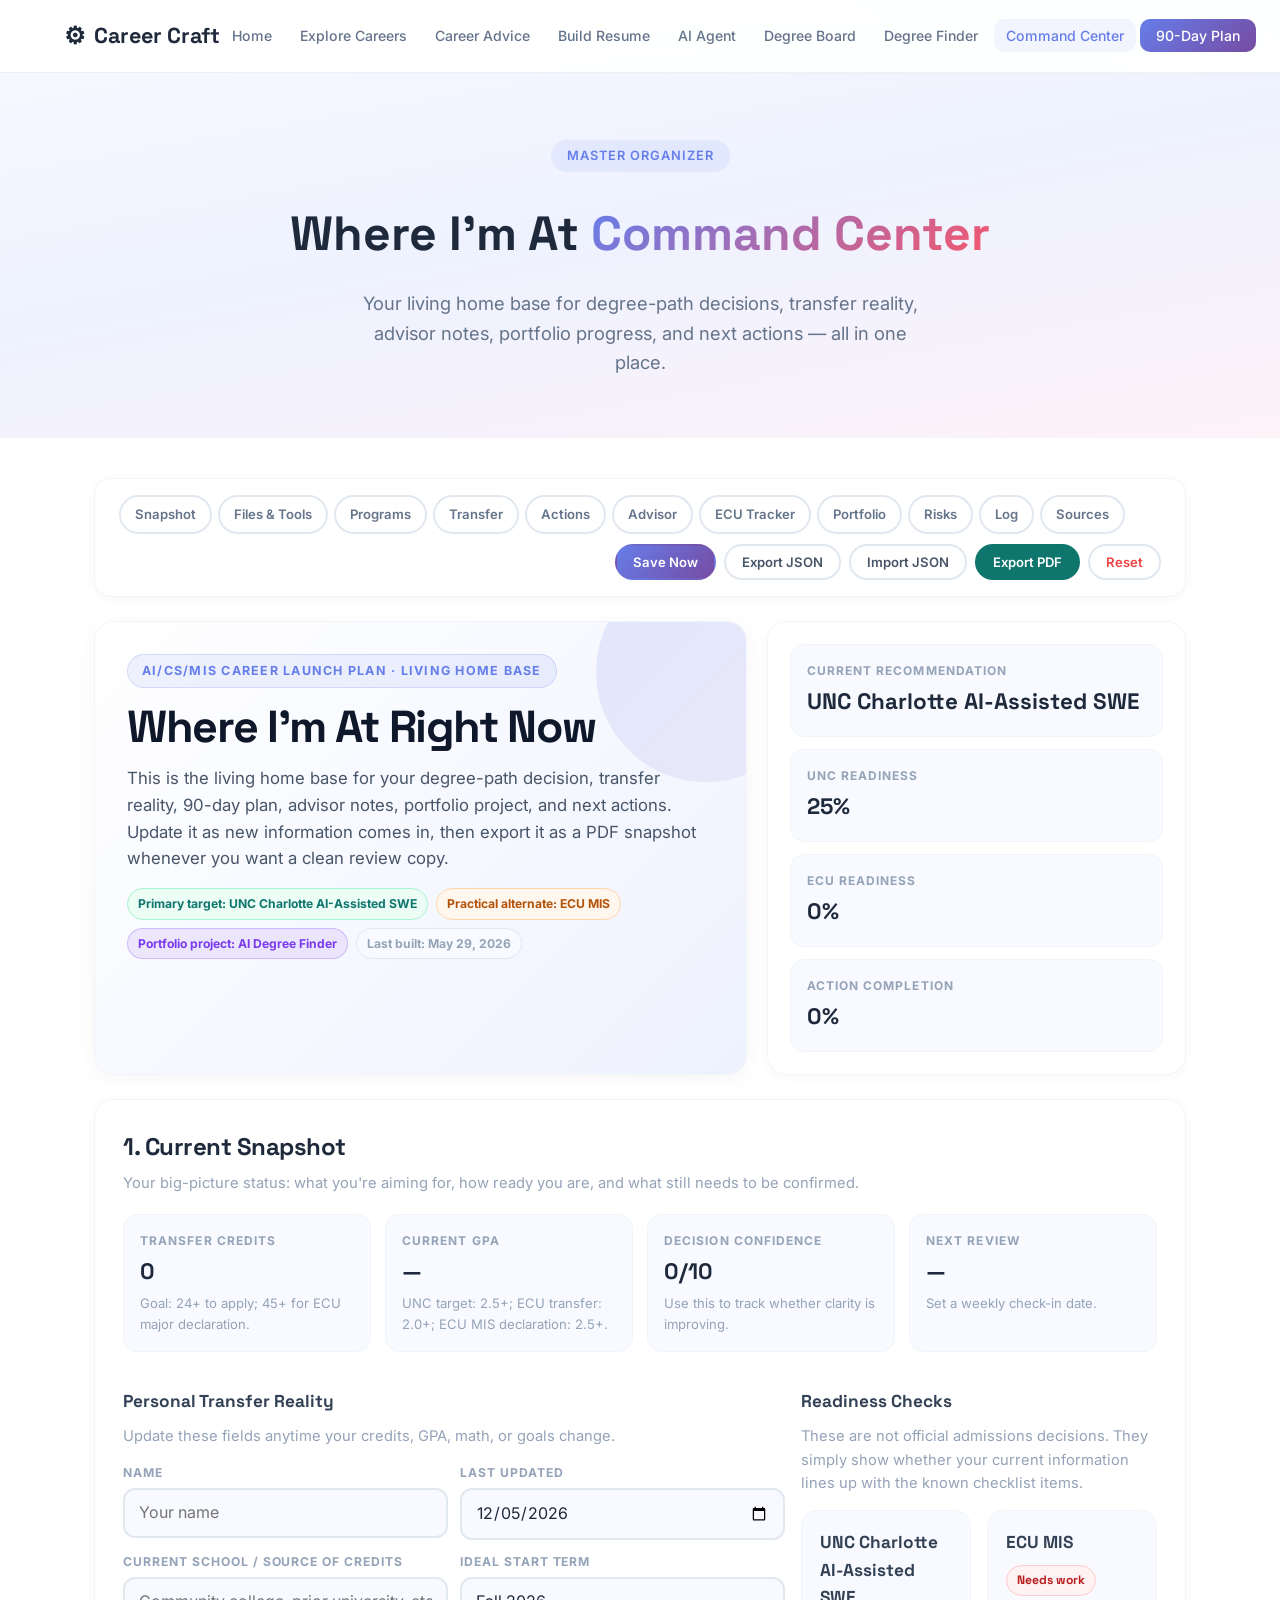
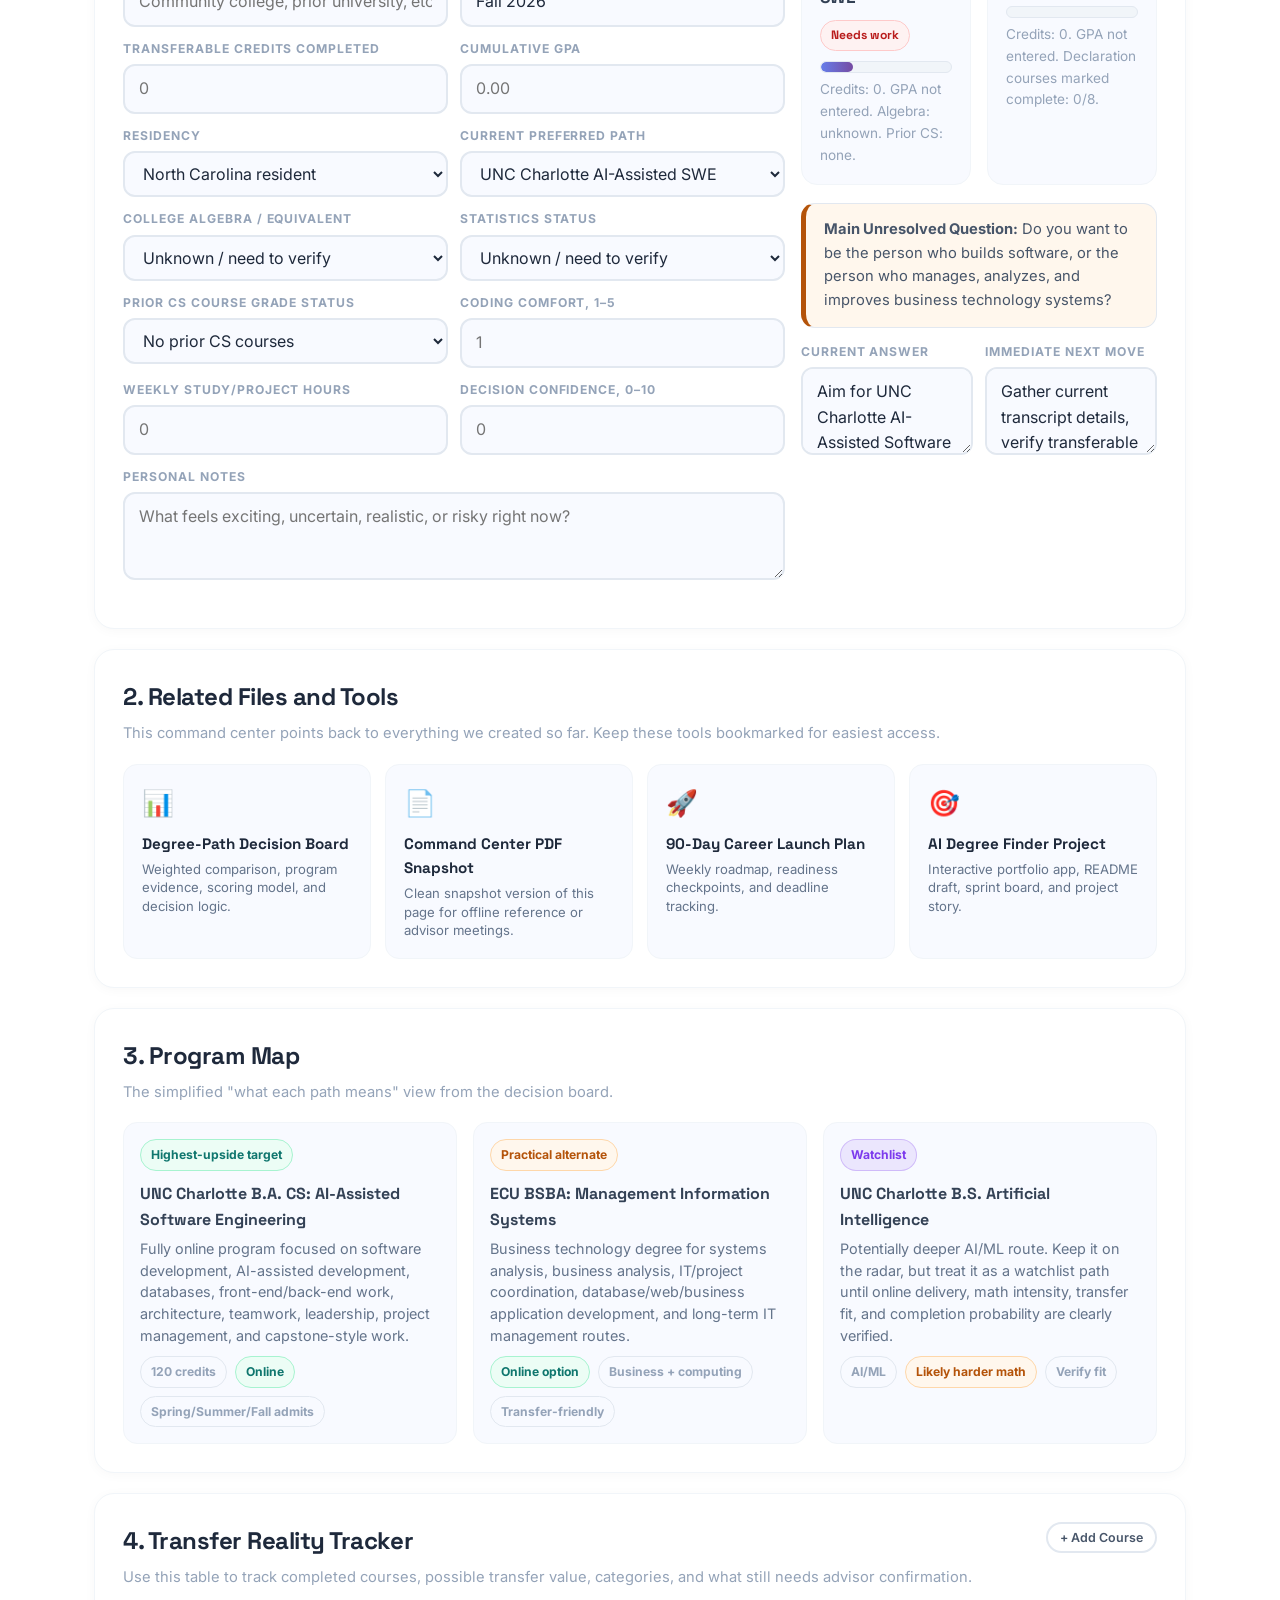
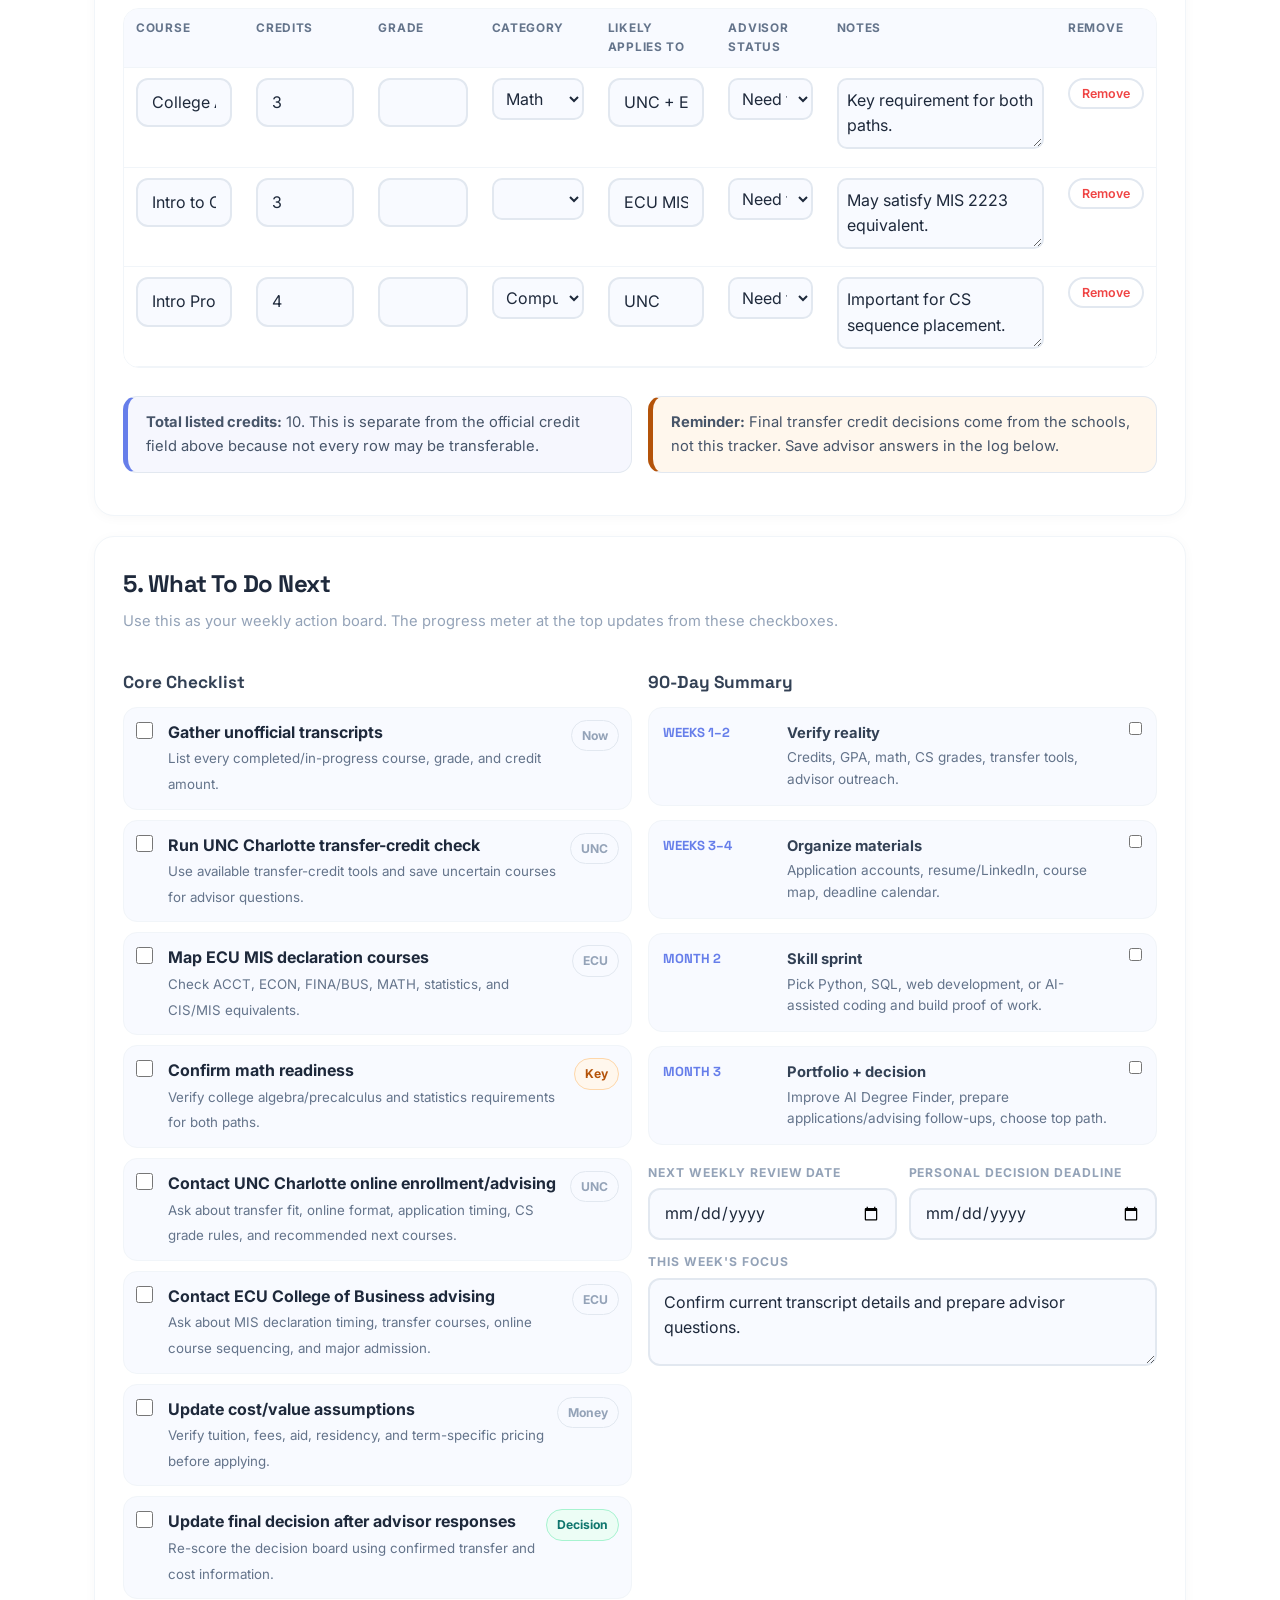
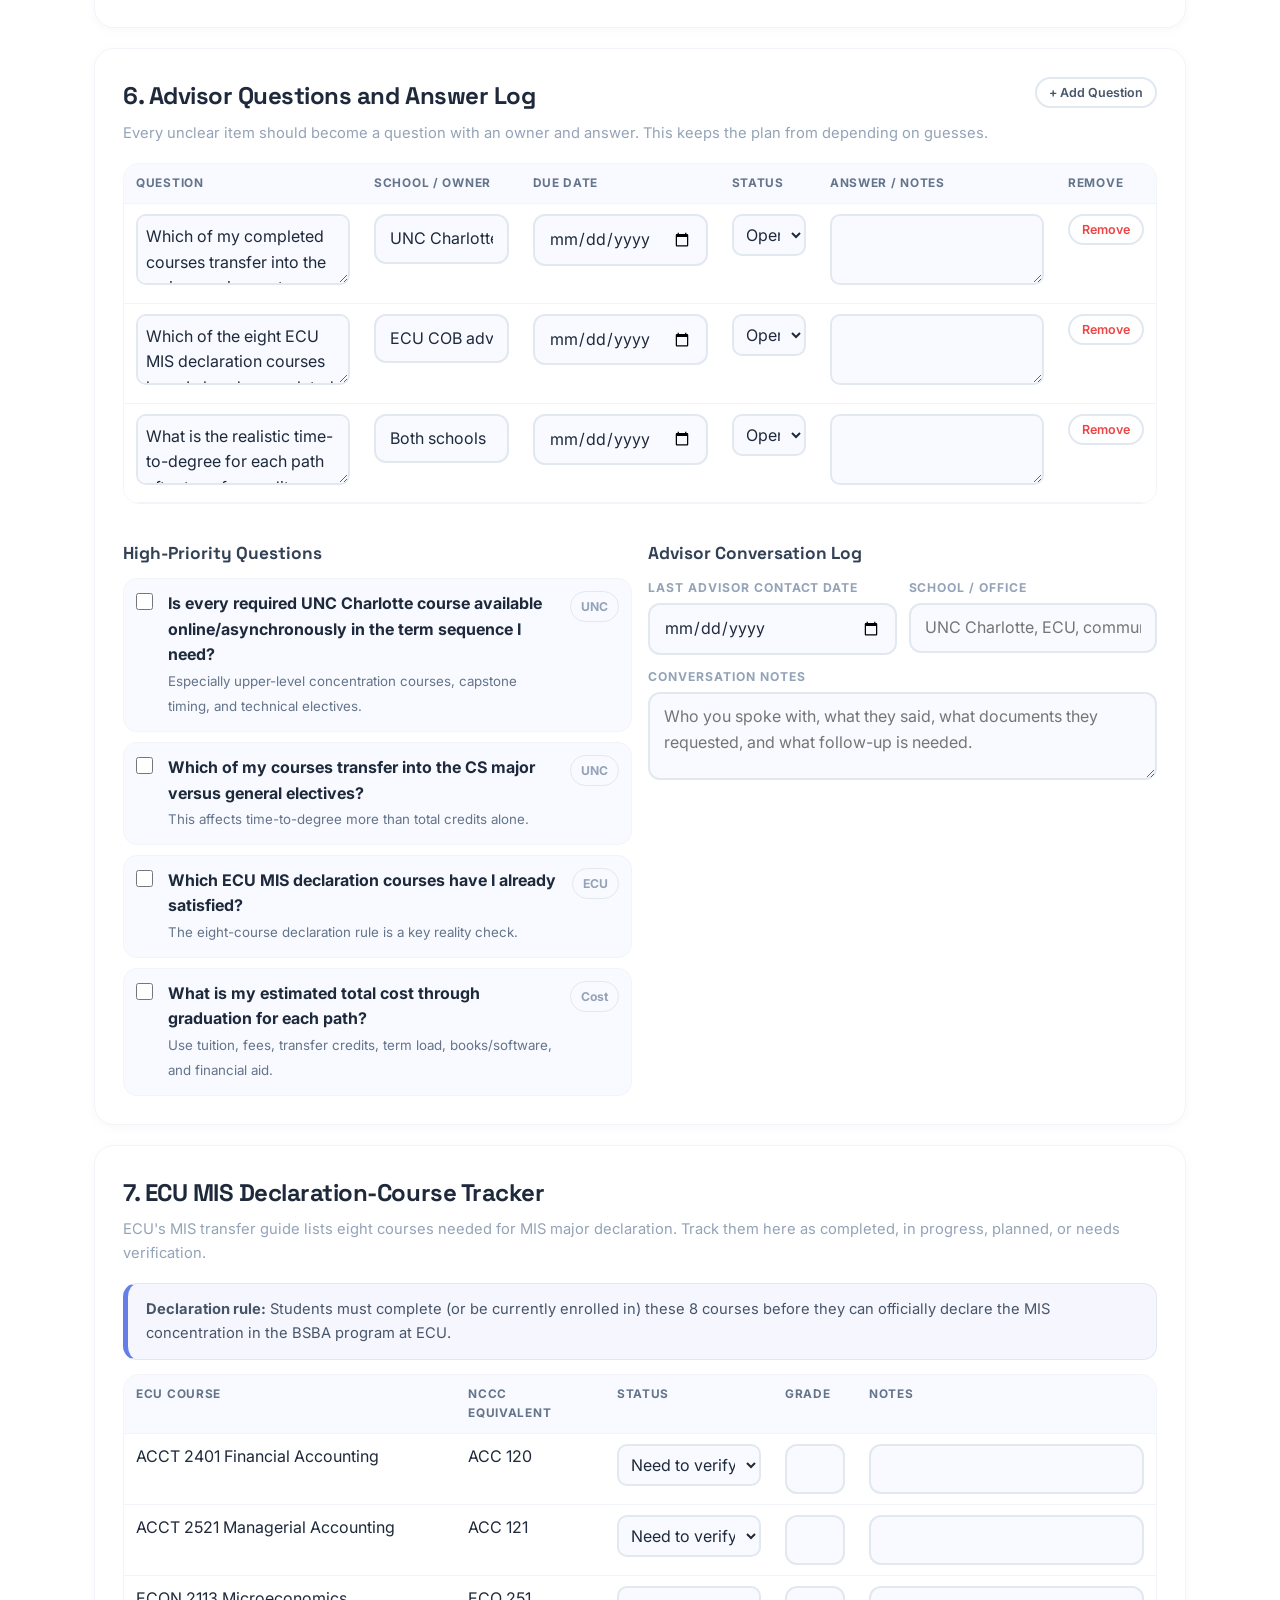
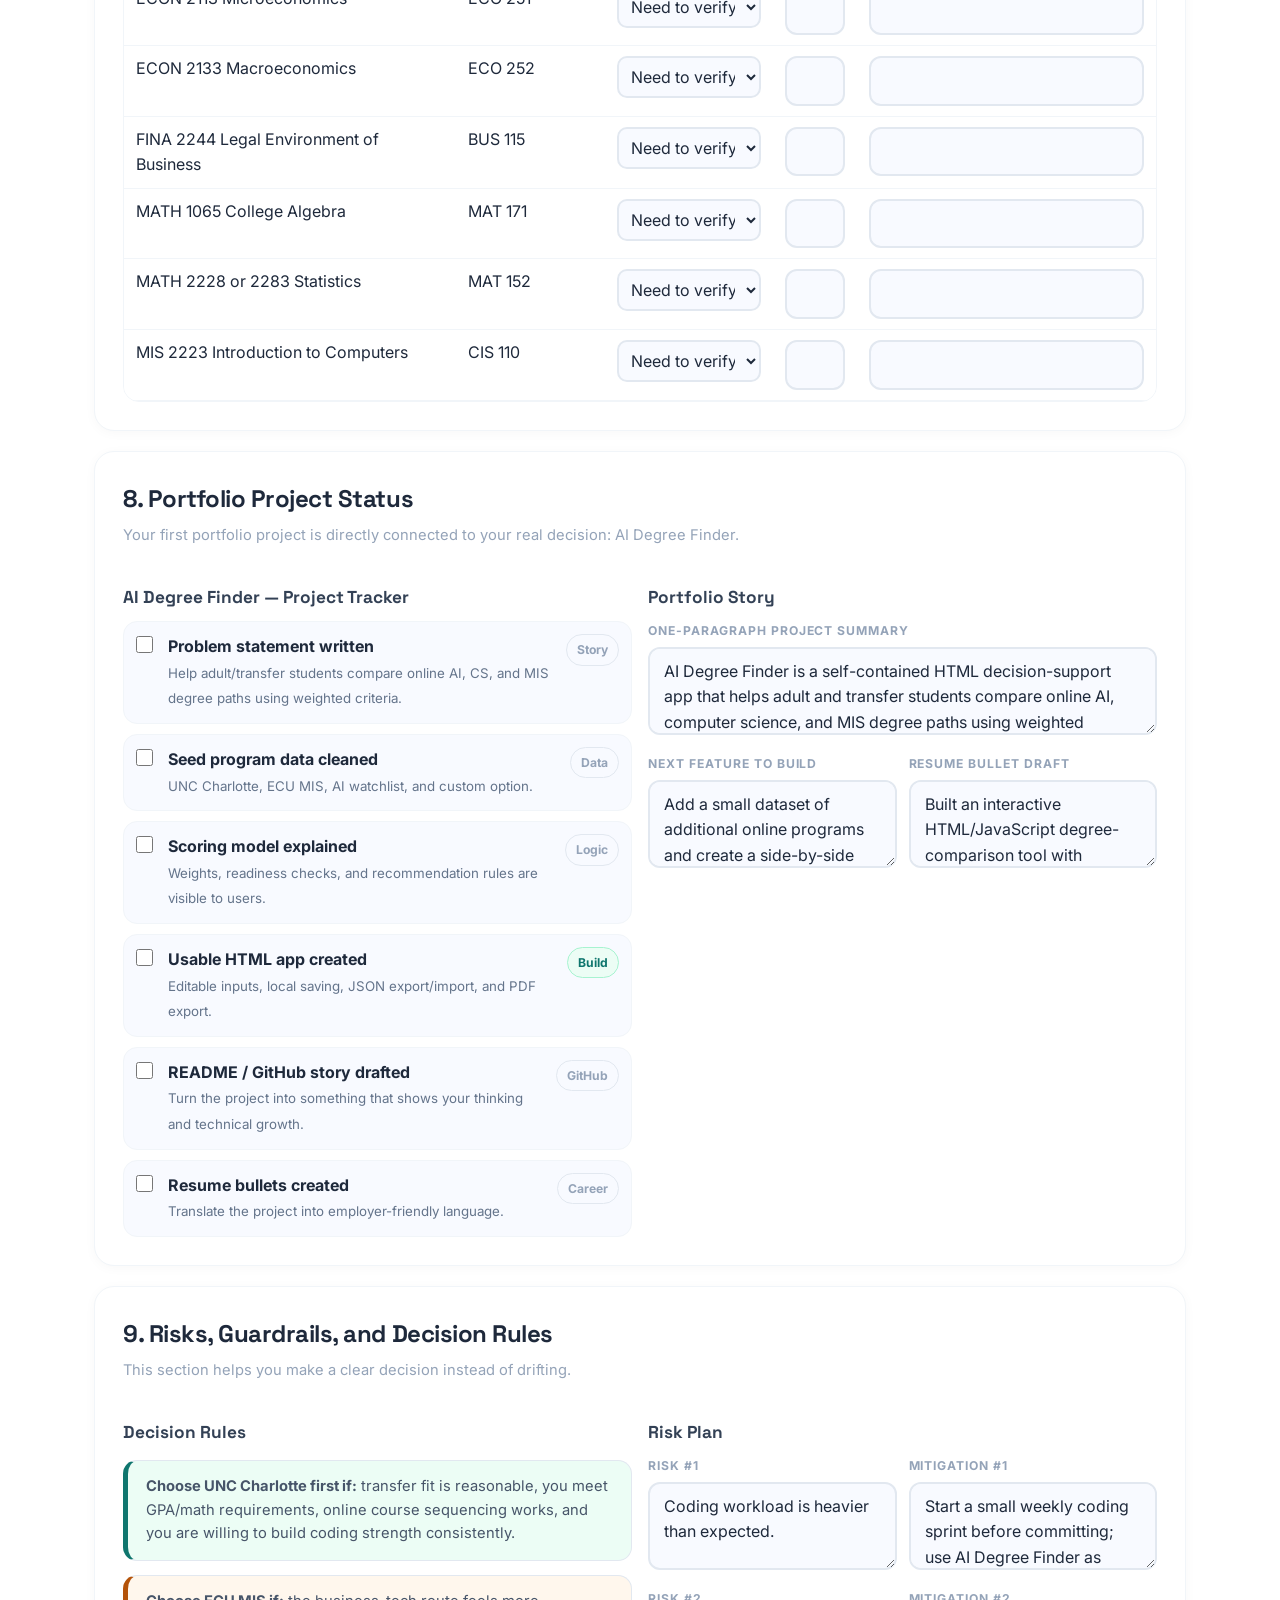
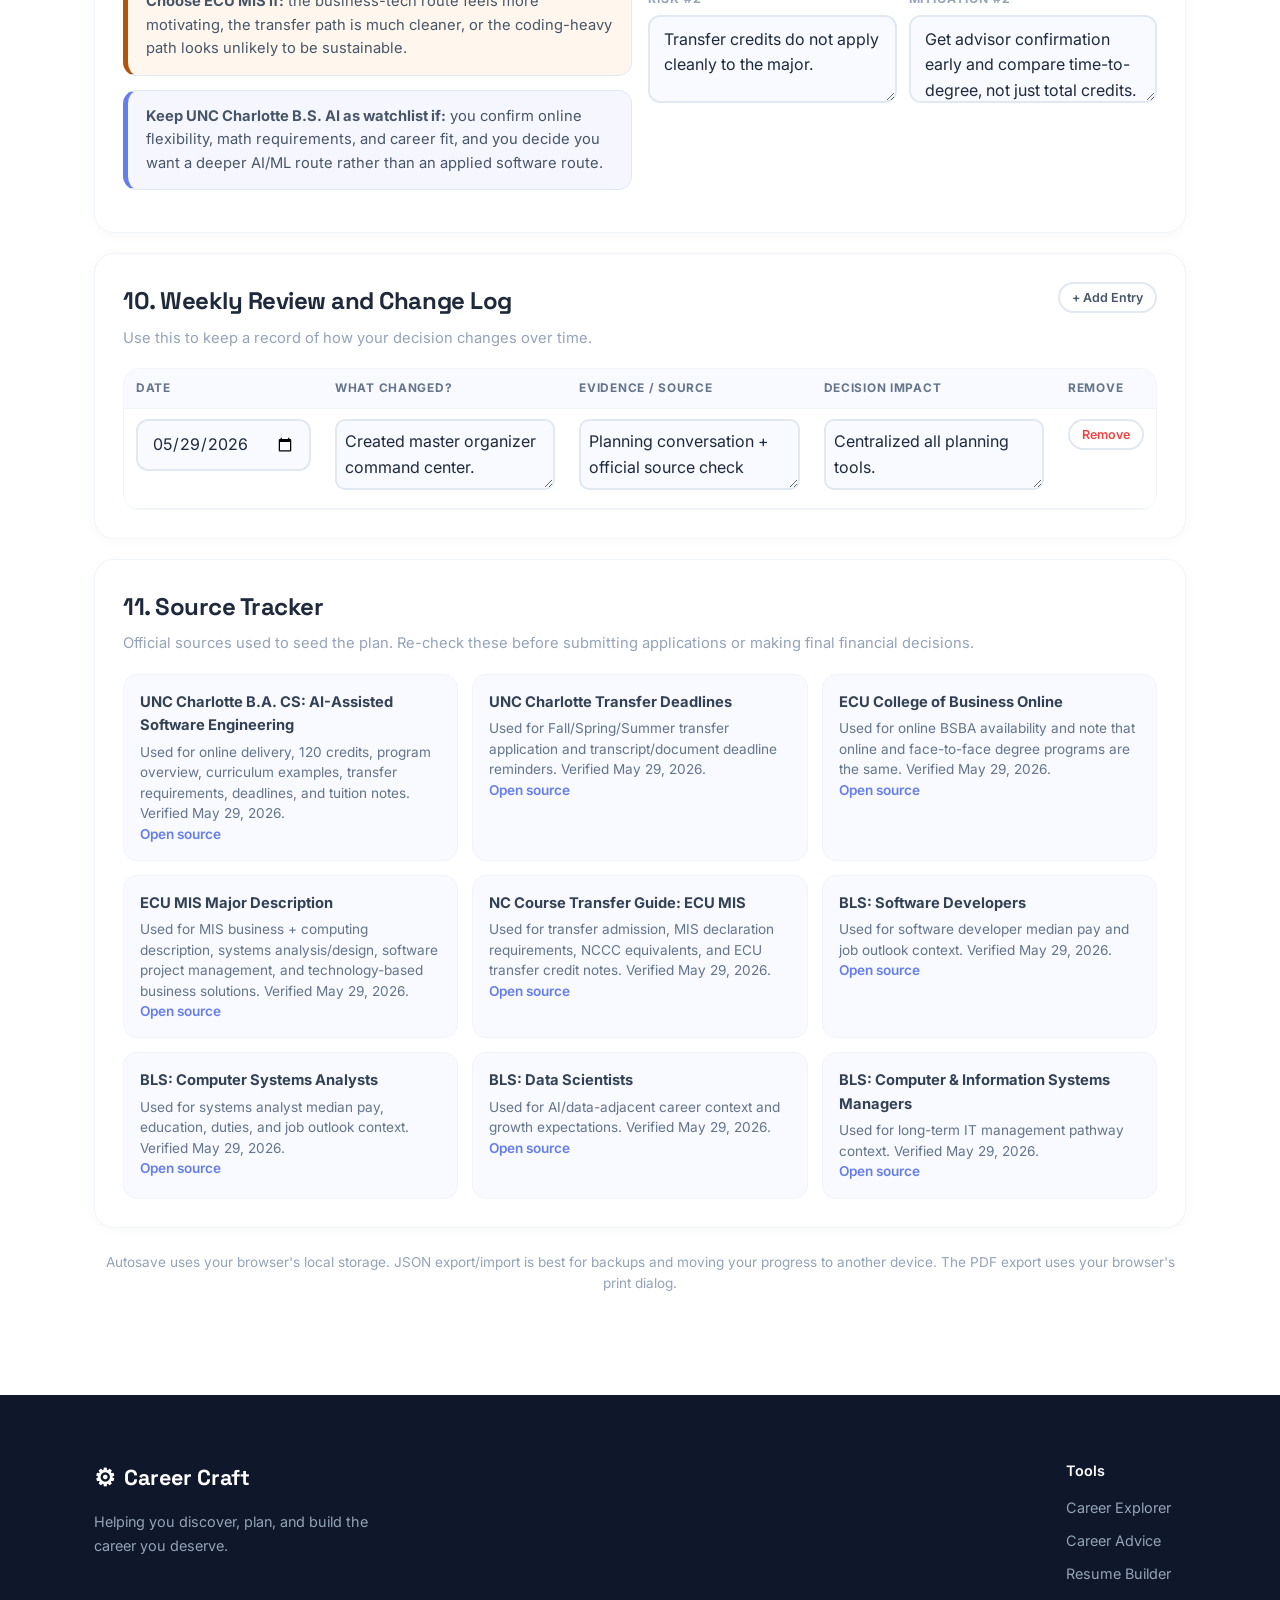
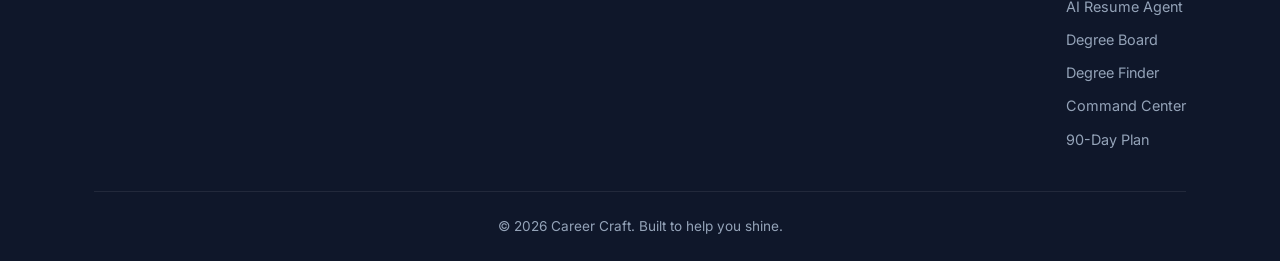
<file: command-center.html>
<!DOCTYPE html>
<html lang="en">
<head>
    <meta charset="UTF-8">
    <meta name="viewport" content="width=device-width, initial-scale=1.0">
    <meta name="theme-color" content="#667eea">
    <link rel="manifest" href="manifest.json">
    <link rel="icon" href="favicon.ico" sizes="any">
    <link rel="icon" href="icons/icon.svg" type="image/svg+xml">
    <link rel="apple-touch-icon" href="icons/apple-touch-icon.png">
    <title>Where I'm At Command Center - Career Craft</title>
    <link rel="stylesheet" href="css/styles.css">
    <link rel="preconnect" href="https://fonts.googleapis.com">
    <link href="https://fonts.googleapis.com/css2?family=Inter:wght@300;400;500;600;700;800&family=Space+Grotesk:wght@400;500;600;700&display=swap" rel="stylesheet">
    <style>
      .cc { padding: 40px 0 100px; }

      /* Toolbar */
      .cc-toolbar {
        display: flex; gap: 10px; flex-wrap: wrap; align-items: center;
        padding: 16px 24px; background: #fff; border-radius: 16px;
        border: 1px solid #f1f5f9; box-shadow: 0 2px 12px rgba(0,0,0,0.03); margin-bottom: 24px;
      }
      .cc-toolbar .cc-nav { display: flex; gap: 6px; flex-wrap: wrap; align-items: center; }
      .cc-toolbar .cc-nav a {
        padding: 7px 14px; border-radius: 50px; border: 2px solid #e2e8f0;
        font-weight: 600; font-size: 0.82rem; color: #64748b; transition: all 0.2s; text-decoration: none;
      }
      .cc-toolbar .cc-nav a:hover { border-color: #667eea; color: #667eea; }
      .cc-toolbar .cc-actions { display: flex; gap: 8px; flex-wrap: wrap; margin-left: auto; align-items: center; }

      /* Buttons */
      .cc-btn {
        display: inline-flex; align-items: center; gap: 6px;
        padding: 8px 16px; border-radius: 50px; border: 2px solid #e2e8f0;
        background: #fff; color: #475569; font-weight: 600; font-size: 0.82rem;
        cursor: pointer; transition: all 0.2s;
      }
      .cc-btn:hover { border-color: #667eea; color: #667eea; }
      .cc-btn.cc-primary { background: linear-gradient(135deg,#667eea,#764ba2); color: #fff; border-color: transparent; }
      .cc-btn.cc-primary:hover { box-shadow: 0 4px 15px rgba(102,126,234,0.4); }
      .cc-btn.cc-success { background: #0f766e; color: #fff; border-color: transparent; }
      .cc-btn.cc-success:hover { box-shadow: 0 4px 15px rgba(15,118,110,0.3); }
      .cc-btn.cc-danger { color: #ef4444; }
      .cc-btn.cc-danger:hover { border-color: #ef4444; }
      .cc-btn.cc-small { padding: 6px 12px; font-size: 0.78rem; }
      .cc-hidden-file { display: none; }

      /* Hero grid */
      .cc-hero-grid { display: grid; grid-template-columns: 1.4fr 0.9fr; gap: 20px; margin-bottom: 24px; }
      .cc-hero-card {
        background: linear-gradient(135deg, #fff 0%, #eef2ff 100%);
        border: 1px solid #f1f5f9; border-radius: 20px;
        box-shadow: 0 4px 20px rgba(0,0,0,0.04); padding: 32px;
        position: relative; overflow: hidden;
      }
      .cc-hero-card::after {
        content: ""; position: absolute; width: 220px; height: 220px;
        border-radius: 50%; right: -70px; top: -60px;
        background: linear-gradient(135deg, rgba(102,126,234,0.15), rgba(118,75,162,0.08));
        pointer-events: none;
      }
      .cc-eyebrow {
        display: inline-flex; padding: 6px 14px; border-radius: 50px;
        background: rgba(102,126,234,0.1); border: 1px solid rgba(102,126,234,0.2);
        color: #667eea; font-size: 0.78rem; font-weight: 700;
        text-transform: uppercase; letter-spacing: 0.1em; margin-bottom: 14px;
      }
      .cc-hero-card h2 {
        font-family: 'Space Grotesk', sans-serif;
        font-size: clamp(1.8rem, 3.5vw, 2.8rem); font-weight: 800;
        line-height: 1.1; margin: 0 0 14px; letter-spacing: -0.03em; color: #0f172a;
      }
      .cc-hero-card .cc-lead { color: #475569; font-size: 1.05rem; margin: 0 0 16px; line-height: 1.6; max-width: 850px; }
      .cc-badge-row { display: flex; gap: 8px; flex-wrap: wrap; align-items: center; margin-top: 16px; }
      .cc-badge {
        display: inline-flex; align-items: center; gap: 5px; border-radius: 50px;
        border: 1px solid #e2e8f0; background: #f8faff; color: #94a3b8;
        font-weight: 700; font-size: 0.76rem; padding: 5px 10px; white-space: nowrap;
      }
      .cc-badge.good { color: #0f766e; background: #ecfdf5; border-color: #a7f3d0; }
      .cc-badge.warn { color: #b45309; background: #fff7ed; border-color: #fed7aa; }
      .cc-badge.danger { color: #b91c1c; background: #fef2f2; border-color: #fecaca; }
      .cc-badge.purple { color: #7c3aed; background: rgba(124,58,237,0.1); border-color: rgba(124,58,237,0.25); }

      /* Side panel */
      .cc-side-panel {
        background: #fff; border: 1px solid #f1f5f9; border-radius: 20px;
        box-shadow: 0 2px 12px rgba(0,0,0,0.03); padding: 22px; display: grid; gap: 12px;
      }
      .cc-quick-stat {
        background: #f8faff; border: 1px solid #f1f5f9; border-radius: 14px; padding: 16px;
      }
      .cc-quick-stat .cc-stat-label {
        color: #94a3b8; font-size: 0.75rem; text-transform: uppercase;
        letter-spacing: 0.09em; font-weight: 700;
      }
      .cc-quick-stat .cc-stat-value {
        font-family: 'Space Grotesk', sans-serif; font-size: 1.4rem;
        font-weight: 800; margin-top: 4px; color: #1e293b;
      }

      /* Panels / Sections */
      .cc-section { margin-bottom: 20px; }
      .cc-panel {
        background: #fff; border: 1px solid #f1f5f9; border-radius: 20px;
        box-shadow: 0 2px 12px rgba(0,0,0,0.03); padding: 28px; margin-bottom: 20px;
      }
      .cc-panel h2 {
        font-family: 'Space Grotesk', sans-serif; font-size: 1.5rem;
        font-weight: 800; margin: 0 0 6px; color: #1e293b; letter-spacing: -0.02em;
      }
      .cc-panel h3 {
        font-family: 'Space Grotesk', sans-serif; font-size: 1.08rem;
        font-weight: 700; margin: 18px 0 10px; color: #334155;
      }
      .cc-section-head {
        display: flex; gap: 12px; justify-content: space-between;
        align-items: flex-start; margin-bottom: 18px; flex-wrap: wrap;
      }
      .cc-section-head p { color: #94a3b8; margin: 6px 0 0; font-size: 0.92rem; }
      .cc-muted { color: #94a3b8; }

      /* Stat grid */
      .cc-stat-grid { display: grid; grid-template-columns: repeat(4,1fr); gap: 14px; margin-bottom: 18px; }
      .cc-stat-card {
        background: #f8faff; border: 1px solid #f1f5f9; border-radius: 14px; padding: 16px;
      }
      .cc-stat-card .cc-stat-label {
        color: #94a3b8; font-size: 0.75rem; text-transform: uppercase;
        letter-spacing: 0.09em; font-weight: 700;
      }
      .cc-stat-card .cc-stat-value {
        font-family: 'Space Grotesk', sans-serif; font-size: 1.4rem;
        font-weight: 800; margin-top: 4px; color: #1e293b;
      }
      .cc-stat-card .cc-stat-sub {
        color: #94a3b8; font-size: 0.82rem; margin-top: 3px;
      }

      /* Form fields */
      .cc-field-grid { display: grid; grid-template-columns: repeat(4,1fr); gap: 12px; }
      .cc-field-grid.three { grid-template-columns: repeat(3,1fr); }
      .cc-field-grid.two { grid-template-columns: repeat(2,1fr); }
      .cc-field-grid .wide { grid-column: span 2; }
      .cc-field-grid .full { grid-column: 1 / -1; }
      .cc-field { min-width: 0; }
      .cc-field label {
        display: block; font-size: 0.76rem; font-weight: 700; color: #94a3b8;
        text-transform: uppercase; letter-spacing: 0.08em; margin-bottom: 6px;
      }
      .cc-panel input[type="text"], .cc-panel input[type="number"],
      .cc-panel input[type="date"], .cc-panel select, .cc-panel textarea {
        width: 100%; border: 2px solid #e2e8f0; border-radius: 12px;
        padding: 10px 14px; font: inherit; color: #1e293b;
        background: #f8faff; transition: border-color 0.2s; box-sizing: border-box;
      }
      .cc-panel input:focus, .cc-panel select:focus, .cc-panel textarea:focus {
        outline: none; border-color: #667eea; background: #fff;
      }
      .cc-panel textarea { min-height: 88px; resize: vertical; }

      /* Status boxes / Readiness */
      .cc-status-box {
        border: 1px solid #f1f5f9; border-radius: 16px; padding: 18px; background: #f8faff;
      }
      .cc-status-box h3 {
        display: flex; align-items: center; justify-content: space-between;
        gap: 8px; flex-wrap: wrap; margin-top: 0;
      }
      .cc-meter {
        height: 12px; border-radius: 50px; background: #f1f5f9;
        overflow: hidden; border: 1px solid #e2e8f0; margin: 10px 0 6px;
      }
      .cc-meter > span {
        display: block; height: 100%; width: 0%;
        background: linear-gradient(90deg, #667eea, #764ba2);
        border-radius: 50px; transition: width 0.3s ease;
      }

      /* Grid layouts */
      .cc-grid { display: grid; gap: 16px; }
      .cc-grid.two { grid-template-columns: repeat(2,1fr); }
      .cc-grid.three { grid-template-columns: repeat(3,1fr); }
      .cc-grid.four { grid-template-columns: repeat(4,1fr); }
      .cc-grid.sidebar { grid-template-columns: 1.3fr 0.7fr; }

      /* Mini cards */
      .cc-mini-card {
        background: #f8faff; border: 1px solid #f1f5f9; border-radius: 14px; padding: 16px;
      }
      .cc-mini-card h4 {
        font-family: 'Space Grotesk', sans-serif; font-size: 1rem;
        font-weight: 700; margin: 0 0 6px; color: #334155;
      }
      .cc-mini-card p { margin: 0; color: #64748b; font-size: 0.9rem; line-height: 1.5; }

      /* Checklist */
      .cc-checklist { display: grid; gap: 10px; margin: 0; padding: 0; list-style: none; }
      .cc-check-item {
        display: grid; grid-template-columns: 24px 1fr auto; gap: 8px; align-items: start;
        border: 1px solid #f1f5f9; border-radius: 14px; padding: 12px; background: #f8faff;
        cursor: pointer;
      }
      .cc-check-item input[type="checkbox"] { width: 17px; height: 17px; margin-top: 2px; }
      .cc-check-item .cc-check-label { font-weight: 600; font-size: 0.92rem; color: #334155; }
      .cc-check-item .cc-check-desc { color: #64748b; font-size: 0.85rem; margin-top: 2px; }

      /* Timeline */
      .cc-timeline { display: grid; gap: 14px; }
      .cc-timeline-item {
        display: grid; grid-template-columns: 110px 1fr auto; gap: 14px; align-items: start;
        border: 1px solid #f1f5f9; border-radius: 14px; padding: 14px; background: #f8faff;
      }
      .cc-timeline-item .cc-tl-date {
        font-family: 'Space Grotesk', sans-serif; font-weight: 700;
        font-size: 0.82rem; color: #667eea; text-transform: uppercase;
      }
      .cc-timeline-item .cc-tl-title { font-weight: 700; color: #334155; font-size: 0.92rem; }
      .cc-timeline-item .cc-tl-desc { color: #64748b; font-size: 0.85rem; margin-top: 2px; }

      /* Notes / Callouts */
      .cc-note {
        border: 1px solid #e2e8f0; border-left: 5px solid #667eea;
        background: rgba(102,126,234,0.06); padding: 14px 18px;
        border-radius: 14px; margin: 14px 0; font-size: 0.92rem; color: #475569;
      }
      .cc-note.good { background: #ecfdf5; border-left-color: #0f766e; }
      .cc-note.warn { background: #fff7ed; border-left-color: #b45309; }
      .cc-note.danger { background: #fef2f2; border-left-color: #b91c1c; }
      .cc-note p { margin: 0 0 6px; }
      .cc-note p:last-child { margin-bottom: 0; }

      /* Table */
      .cc-table-wrap {
        overflow-x: auto; border: 1px solid #f1f5f9;
        border-radius: 16px; background: #fff;
      }
      .cc-table-wrap table { width: 100%; border-collapse: collapse; min-width: 700px; }
      .cc-table-wrap th, .cc-table-wrap td {
        padding: 10px 12px; border-bottom: 1px solid #f1f5f9;
        text-align: left; vertical-align: top;
      }
      .cc-table-wrap th {
        font-size: 0.74rem; text-transform: uppercase; letter-spacing: 0.06em;
        color: #64748b; background: #f8faff; position: sticky; top: 0; z-index: 1; font-weight: 700;
      }
      .cc-table-wrap td { background: #fff; }
      .cc-table-wrap td input, .cc-table-wrap td select, .cc-table-wrap td textarea {
        padding: 8px; border-radius: 10px; font-size: 0.86rem;
        border: 2px solid #e2e8f0; background: #f8faff; font: inherit; color: #1e293b;
        transition: border-color 0.2s;
      }
      .cc-table-wrap td input:focus, .cc-table-wrap td select:focus, .cc-table-wrap td textarea:focus {
        outline: none; border-color: #667eea; background: #fff;
      }
      .cc-table-wrap td textarea { min-height: 48px; min-width: 200px; resize: vertical; }

      /* File cards */
      .cc-related-files { display: grid; grid-template-columns: repeat(4,1fr); gap: 14px; }
      .cc-file-card {
        display: block; text-decoration: none;
        background: #f8faff; border: 1px solid #f1f5f9; border-radius: 14px;
        padding: 18px; transition: all 0.2s;
      }
      .cc-file-card:hover { border-color: #667eea; box-shadow: 0 4px 15px rgba(102,126,234,0.1); transform: translateY(-2px); }
      .cc-file-card .cc-file-icon { font-size: 1.6rem; margin-bottom: 8px; }
      .cc-file-card .cc-file-title {
        font-family: 'Space Grotesk', sans-serif; font-weight: 700;
        font-size: 0.95rem; color: #1e293b; margin-bottom: 4px;
      }
      .cc-file-card .cc-file-desc { color: #64748b; font-size: 0.82rem; line-height: 1.4; }

      /* Source cards */
      .cc-source-grid { display: grid; grid-template-columns: repeat(3,1fr); gap: 14px; }
      .cc-source-card {
        background: #f8faff; border: 1px solid #f1f5f9; border-radius: 14px;
        padding: 16px;
      }
      .cc-source-card strong { display: block; margin-bottom: 4px; font-size: 0.92rem; color: #334155; }
      .cc-source-card p { margin: 0; color: #64748b; font-size: 0.85rem; line-height: 1.5; }
      .cc-source-card a { color: #667eea; font-weight: 600; }

      .cc-footer-note { color: #94a3b8; text-align: center; margin: 24px 0 0; font-size: 0.85rem; }

      /* Notice toast */
      .cc-notice {
        position: fixed; bottom: 20px; right: 20px;
        background: #0f172a; color: #fff; padding: 12px 16px;
        border-radius: 14px; box-shadow: 0 8px 30px rgba(0,0,0,0.15);
        z-index: 30; opacity: 0; transform: translateY(10px);
        transition: opacity 0.2s ease, transform 0.2s ease;
        font-weight: 600; font-size: 0.88rem;
      }
      .cc-notice.show { opacity: 1; transform: translateY(0); }

      /* Responsive */
      @media (max-width: 968px) {
        .cc-hero-grid, .cc-grid.two, .cc-grid.three, .cc-grid.four, .cc-grid.sidebar,
        .cc-related-files, .cc-source-grid, .cc-stat-grid { grid-template-columns: 1fr; }
        .cc-field-grid, .cc-field-grid.three { grid-template-columns: repeat(2,1fr); }
        .cc-field-grid .wide { grid-column: span 1; }
        .cc-timeline-item { grid-template-columns: 1fr; }
      }
      @media (max-width: 640px) {
        .cc-field-grid, .cc-field-grid.two, .cc-field-grid.three { grid-template-columns: 1fr; }
        .cc-section-head { flex-direction: column; }
        .cc-field-grid .wide, .cc-field-grid .full { grid-column: span 1; }
      }
      @media print {
        body * { visibility: hidden; }
        .cc, .cc * { visibility: visible; }
        .cc { position: absolute; left: 0; top: 0; width: 100%; padding: 0.5in; }
        .navbar, .footer, .cc-toolbar, .no-print, button, .cc-btn, .cc-notice { display: none !important; }
        .cc-panel, .cc-hero-card, .cc-side-panel, .cc-mini-card, .cc-status-box,
        .cc-table-wrap, .cc-file-card, .cc-source-card, .cc-stat-card, .cc-quick-stat {
          box-shadow: none !important; break-inside: avoid;
        }
        .cc-hero-card { background: #fff; }
        .cc-hero-card::after { display: none; }
        .cc-hero-grid { grid-template-columns: 1fr; }
      }
    </style>
</head>
<body>
    <nav class="navbar">
        <div class="nav-container">
            <a href="index.html" class="nav-logo"><span class="logo-icon">&#9881;</span> Career Craft</a>
            <button class="nav-toggle" aria-label="Toggle navigation"><span></span><span></span><span></span></button>
            <ul class="nav-menu">
                <li><a href="index.html" class="nav-link">Home</a></li>
                <li><a href="explore.html" class="nav-link">Explore Careers</a></li>
                <li><a href="advice.html" class="nav-link">Career Advice</a></li>
                <li><a href="resume.html" class="nav-link">Build Resume</a></li>
                <li><a href="agent.html" class="nav-link">AI Agent</a></li>
                <li><a href="degree-path.html" class="nav-link">Degree Board</a></li>
                <li><a href="degree-finder.html" class="nav-link">Degree Finder</a></li>
                <li><a href="command-center.html" class="nav-link active">Command Center</a></li>
                <li><a href="launch-plan.html" class="nav-link cta-button">90-Day Plan</a></li>
            </ul>
        </div>
    </nav>

    <section class="page-hero">
        <div class="container">
            <span class="section-tag">Master Organizer</span>
            <h1>Where I'm At <span class="gradient-text">Command Center</span></h1>
            <p>Your living home base for degree-path decisions, transfer reality, advisor notes, portfolio progress, and next actions — all in one place.</p>
        </div>
    </section>

    <section class="cc">
        <div class="container">
            <!-- Toolbar -->
            <div class="cc-toolbar no-print">
                <div class="cc-nav">
                    <a href="#snapshot">Snapshot</a>
                    <a href="#files">Files &amp; Tools</a>
                    <a href="#programs">Programs</a>
                    <a href="#transfer">Transfer</a>
                    <a href="#actions">Actions</a>
                    <a href="#advisor">Advisor</a>
                    <a href="#ecu-tracker">ECU Tracker</a>
                    <a href="#portfolio">Portfolio</a>
                    <a href="#risks">Risks</a>
                    <a href="#log">Log</a>
                    <a href="#sources">Sources</a>
                </div>
                <div class="cc-actions">
                    <button class="cc-btn cc-primary" id="saveBtn" type="button">Save Now</button>
                    <button class="cc-btn" id="exportJsonBtn" type="button">Export JSON</button>
                    <button class="cc-btn" id="importJsonBtn" type="button">Import JSON</button>
                    <input id="jsonFile" type="file" accept="application/json" class="cc-hidden-file" />
                    <button class="cc-btn cc-success" id="printBtn" type="button">Export PDF</button>
                    <button class="cc-btn cc-danger" id="resetBtn" type="button">Reset</button>
                </div>
            </div>

            <!-- Hero Grid -->
            <div class="cc-hero-grid">
                <div class="cc-hero-card">
                    <div class="cc-eyebrow">AI/CS/MIS Career Launch Plan · Living Home Base</div>
                    <h2>Where I'm At Right Now</h2>
                    <p class="cc-lead">This is the living home base for your degree-path decision, transfer reality, 90-day plan, advisor notes, portfolio project, and next actions. Update it as new information comes in, then export it as a PDF snapshot whenever you want a clean review copy.</p>
                    <div class="cc-badge-row">
                        <span class="cc-badge good">Primary target: UNC Charlotte AI-Assisted SWE</span>
                        <span class="cc-badge warn">Practical alternate: ECU MIS</span>
                        <span class="cc-badge purple">Portfolio project: AI Degree Finder</span>
                        <span class="cc-badge">Last built: May 29, 2026</span>
                    </div>
                </div>
                <aside class="cc-side-panel">
                    <div class="cc-quick-stat">
                        <div class="cc-stat-label">Current Recommendation</div>
                        <div class="cc-stat-value" id="heroRecommendation">UNC Charlotte first</div>
                    </div>
                    <div class="cc-quick-stat">
                        <div class="cc-stat-label">UNC Readiness</div>
                        <div class="cc-stat-value"><span id="heroUncReadiness">0</span>%</div>
                    </div>
                    <div class="cc-quick-stat">
                        <div class="cc-stat-label">ECU Readiness</div>
                        <div class="cc-stat-value"><span id="heroEcuReadiness">0</span>%</div>
                    </div>
                    <div class="cc-quick-stat">
                        <div class="cc-stat-label">Action Completion</div>
                        <div class="cc-stat-value"><span id="heroActionCompletion">0</span>%</div>
                    </div>
                </aside>
            </div>

            <!-- Section 1: Current Snapshot -->
            <div class="cc-panel" id="snapshot">
                <div class="cc-section-head">
                    <div>
                        <h2>1. Current Snapshot</h2>
                        <p>Your big-picture status: what you're aiming for, how ready you are, and what still needs to be confirmed.</p>
                    </div>
                </div>

                <!-- Stat Grid -->
                <div class="cc-stat-grid">
                    <div class="cc-stat-card">
                        <div class="cc-stat-label">Transfer Credits</div>
                        <div class="cc-stat-value"><span id="creditsDisplay">0</span></div>
                        <div class="cc-stat-sub">Goal: 24+ to apply; 45+ for ECU major declaration.</div>
                    </div>
                    <div class="cc-stat-card">
                        <div class="cc-stat-label">Current GPA</div>
                        <div class="cc-stat-value"><span id="gpaDisplay">—</span></div>
                        <div class="cc-stat-sub">UNC target: 2.5+; ECU transfer: 2.0+; ECU MIS declaration: 2.5+.</div>
                    </div>
                    <div class="cc-stat-card">
                        <div class="cc-stat-label">Decision Confidence</div>
                        <div class="cc-stat-value"><span id="confidenceDisplay">0</span>/10</div>
                        <div class="cc-stat-sub">Use this to track whether clarity is improving.</div>
                    </div>
                    <div class="cc-stat-card">
                        <div class="cc-stat-label">Next Review</div>
                        <div class="cc-stat-value"><span id="nextReviewDisplay">—</span></div>
                        <div class="cc-stat-sub">Set a weekly check-in date.</div>
                    </div>
                </div>

                <!-- Sidebar layout: form + readiness -->
                <div class="cc-grid sidebar">
                    <div>
                        <!-- Personal Transfer Reality Form -->
                        <h3>Personal Transfer Reality</h3>
                        <p class="cc-muted" style="margin:7px 0 14px; font-size:0.92rem;">Update these fields anytime your credits, GPA, math, or goals change.</p>
                        <div class="cc-field-grid two" style="margin-bottom:12px;">
                            <div class="cc-field"><label for="studentName">Name</label><input id="studentName" data-save="true" type="text" placeholder="Your name" /></div>
                            <div class="cc-field"><label for="lastUpdated">Last Updated</label><input id="lastUpdated" data-save="true" type="date" /></div>
                            <div class="cc-field"><label for="currentSchool">Current School / Source of Credits</label><input id="currentSchool" data-save="true" type="text" placeholder="Community college, prior university, etc." /></div>
                            <div class="cc-field"><label for="targetStart">Ideal Start Term</label><input id="targetStart" data-save="true" type="text" value="Fall 2026" /></div>
                        </div>
                        <div class="cc-field-grid two" style="margin-bottom:12px;">
                            <div class="cc-field"><label for="currentCredits">Transferable Credits Completed</label><input id="currentCredits" data-save="true" type="number" min="0" step="1" placeholder="0" /></div>
                            <div class="cc-field"><label for="currentGpa">Cumulative GPA</label><input id="currentGpa" data-save="true" type="number" min="0" max="4" step="0.01" placeholder="0.00" /></div>
                            <div class="cc-field"><label for="stateResidency">Residency</label><select id="stateResidency" data-save="true"><option>North Carolina resident</option><option>Non-resident</option><option>Need to verify</option></select></div>
                            <div class="cc-field"><label for="preferredPath">Current Preferred Path</label><select id="preferredPath" data-save="true"><option>UNC Charlotte AI-Assisted SWE</option><option>ECU MIS</option><option>UNC Charlotte B.S. AI watchlist</option><option>Still deciding</option><option>Other option</option></select></div>
                        </div>
                        <div class="cc-field-grid two" style="margin-bottom:12px;">
                            <div class="cc-field"><label for="algebraStatus">College Algebra / Equivalent</label><select id="algebraStatus" data-save="true"><option value="unknown">Unknown / need to verify</option><option value="not_started">Not started</option><option value="in_progress">In progress</option><option value="completed_c_or_better">Completed with C or better</option><option value="completed_below_c">Completed below C</option></select></div>
                            <div class="cc-field"><label for="statsStatus">Statistics Status</label><select id="statsStatus" data-save="true"><option>Unknown / need to verify</option><option>Not started</option><option>In progress</option><option>Completed</option></select></div>
                            <div class="cc-field"><label for="csStatus">Prior CS Course Grade Status</label><select id="csStatus" data-save="true"><option value="none">No prior CS courses</option><option value="all_c_or_better">All prior CS grades are C or better</option><option value="some_below_c">One or more CS grades below C</option><option value="unknown">Need to verify</option></select></div>
                            <div class="cc-field"><label for="codingComfort">Coding Comfort, 1–5</label><input id="codingComfort" data-save="true" type="number" min="1" max="5" step="1" placeholder="1" /></div>
                        </div>
                        <div class="cc-field-grid two" style="margin-bottom:12px;">
                            <div class="cc-field"><label for="weeklyHours">Weekly Study/Project Hours</label><input id="weeklyHours" data-save="true" type="number" min="0" max="80" step="1" placeholder="0" /></div>
                            <div class="cc-field"><label for="decisionConfidence">Decision Confidence, 0–10</label><input id="decisionConfidence" data-save="true" type="number" min="0" max="10" step="1" placeholder="0" /></div>
                        </div>
                        <div class="cc-field-grid" style="margin-bottom:12px;">
                            <div class="cc-field full"><label for="personalNotes">Personal Notes</label><textarea id="personalNotes" data-save="true" placeholder="What feels exciting, uncertain, realistic, or risky right now?"></textarea></div>
                        </div>
                    </div>
                    <div>
                        <!-- Readiness Checks -->
                        <h3>Readiness Checks</h3>
                        <p class="cc-muted" style="margin:7px 0 14px; font-size:0.92rem;">These are not official admissions decisions. They simply show whether your current information lines up with the known checklist items.</p>
                        <div class="cc-grid two" style="margin-bottom:18px;">
                            <div class="cc-status-box">
                                <h3>UNC Charlotte AI-Assisted SWE <span id="uncBadge" class="cc-badge">Needs info</span></h3>
                                <div class="cc-meter"><span id="uncMeter" style="width:0%"></span></div>
                                <p class="cc-muted" id="uncReadinessText" style="font-size:0.85rem;">Enter your credits, GPA, algebra status, and prior CS grade status.</p>
                            </div>
                            <div class="cc-status-box">
                                <h3>ECU MIS <span id="ecuBadge" class="cc-badge">Needs info</span></h3>
                                <div class="cc-meter"><span id="ecuMeter" style="width:0%"></span></div>
                                <p class="cc-muted" id="ecuReadinessText" style="font-size:0.85rem;">Enter your credits, GPA, and ECU declaration-course progress.</p>
                            </div>
                        </div>

                        <!-- Unresolved Question -->
                        <div class="cc-note warn">
                            <p><strong>Main Unresolved Question:</strong> Do you want to be the person who builds software, or the person who manages, analyzes, and improves business technology systems?</p>
                        </div>

                        <!-- Current Answer and Next Move -->
                        <div class="cc-field-grid two" style="margin-top:14px;">
                            <div class="cc-field"><label for="currentAnswer">Current Answer</label><textarea id="currentAnswer" data-save="true">Aim for UNC Charlotte AI-Assisted Software Engineering first, keep ECU MIS as the practical alternate, and keep the UNC Charlotte B.S. Artificial Intelligence path on the watchlist only if I decide I want a harder math-heavy AI track.</textarea></div>
                            <div class="cc-field"><label for="nextMove">Immediate Next Move</label><textarea id="nextMove" data-save="true">Gather current transcript details, verify transferable credits, confirm math/algebra status, contact both schools, and update the decision board after advisor responses.</textarea></div>
                        </div>
                    </div>
                </div>
            </div>

            <!-- Section 2: Related Files and Tools -->
            <div class="cc-panel" id="files">
                <div class="cc-section-head">
                    <div>
                        <h2>2. Related Files and Tools</h2>
                        <p>This command center points back to everything we created so far. Keep these tools bookmarked for easiest access.</p>
                    </div>
                </div>
                <div class="cc-related-files">
                    <a href="degree-path.html" class="cc-file-card">
                        <div class="cc-file-icon">&#128202;</div>
                        <div class="cc-file-title">Degree-Path Decision Board</div>
                        <div class="cc-file-desc">Weighted comparison, program evidence, scoring model, and decision logic.</div>
                    </a>
                    <a href="where-im-at-command-center.pdf" class="cc-file-card" target="_blank" rel="noopener">
                        <div class="cc-file-icon">&#128196;</div>
                        <div class="cc-file-title">Command Center PDF Snapshot</div>
                        <div class="cc-file-desc">Clean snapshot version of this page for offline reference or advisor meetings.</div>
                    </a>
                    <a href="launch-plan.html" class="cc-file-card">
                        <div class="cc-file-icon">&#128640;</div>
                        <div class="cc-file-title">90-Day Career Launch Plan</div>
                        <div class="cc-file-desc">Weekly roadmap, readiness checkpoints, and deadline tracking.</div>
                    </a>
                    <a href="degree-finder.html" class="cc-file-card">
                        <div class="cc-file-icon">&#127919;</div>
                        <div class="cc-file-title">AI Degree Finder Project</div>
                        <div class="cc-file-desc">Interactive portfolio app, README draft, sprint board, and project story.</div>
                    </a>
                </div>
            </div>

            <!-- Section 3: Program Map -->
            <div class="cc-panel" id="programs">
                <div class="cc-section-head">
                    <div>
                        <h2>3. Program Map</h2>
                        <p>The simplified "what each path means" view from the decision board.</p>
                    </div>
                </div>
                <div class="cc-grid three">
                    <div class="cc-mini-card">
                        <span class="cc-badge good" style="margin-bottom:10px;">Highest-upside target</span>
                        <h4>UNC Charlotte B.A. CS: AI-Assisted Software Engineering</h4>
                        <p>Fully online program focused on software development, AI-assisted development, databases, front-end/back-end work, architecture, teamwork, leadership, project management, and capstone-style work.</p>
                        <div class="cc-badge-row" style="margin-top:10px;">
                            <span class="cc-badge">120 credits</span>
                            <span class="cc-badge good">Online</span>
                            <span class="cc-badge">Spring/Summer/Fall admits</span>
                        </div>
                    </div>
                    <div class="cc-mini-card">
                        <span class="cc-badge warn" style="margin-bottom:10px;">Practical alternate</span>
                        <h4>ECU BSBA: Management Information Systems</h4>
                        <p>Business technology degree for systems analysis, business analysis, IT/project coordination, database/web/business application development, and long-term IT management routes.</p>
                        <div class="cc-badge-row" style="margin-top:10px;">
                            <span class="cc-badge good">Online option</span>
                            <span class="cc-badge">Business + computing</span>
                            <span class="cc-badge">Transfer-friendly</span>
                        </div>
                    </div>
                    <div class="cc-mini-card">
                        <span class="cc-badge purple" style="margin-bottom:10px;">Watchlist</span>
                        <h4>UNC Charlotte B.S. Artificial Intelligence</h4>
                        <p>Potentially deeper AI/ML route. Keep it on the radar, but treat it as a watchlist path until online delivery, math intensity, transfer fit, and completion probability are clearly verified.</p>
                        <div class="cc-badge-row" style="margin-top:10px;">
                            <span class="cc-badge">AI/ML</span>
                            <span class="cc-badge warn">Likely harder math</span>
                            <span class="cc-badge">Verify fit</span>
                        </div>
                    </div>
                </div>
            </div>

            <!-- Section 4: Transfer Reality Tracker -->
            <div class="cc-panel" id="transfer">
                <div class="cc-section-head">
                    <div>
                        <h2>4. Transfer Reality Tracker</h2>
                        <p>Use this table to track completed courses, possible transfer value, categories, and what still needs advisor confirmation.</p>
                    </div>
                    <button class="cc-btn cc-small" id="addCourseBtn" type="button">+ Add Course</button>
                </div>

                <div class="cc-table-wrap">
                    <table id="courseTable" aria-label="Transfer course tracker">
                        <thead>
                            <tr>
                                <th>Course</th>
                                <th>Credits</th>
                                <th>Grade</th>
                                <th>Category</th>
                                <th>Likely Applies To</th>
                                <th>Advisor Status</th>
                                <th>Notes</th>
                                <th class="no-print">Remove</th>
                            </tr>
                        </thead>
                        <tbody></tbody>
                    </table>
                </div>

                <div class="cc-grid two" style="margin-top:14px;">
                    <div class="cc-note"><p><strong>Total listed credits:</strong> <span id="listedCredits">0</span>. This is separate from the official credit field above because not every row may be transferable.</p></div>
                    <div class="cc-note warn"><p><strong>Reminder:</strong> Final transfer credit decisions come from the schools, not this tracker. Save advisor answers in the log below.</p></div>
                </div>
            </div>

            <!-- Section 5: What To Do Next -->
            <div class="cc-panel" id="actions">
                <div class="cc-section-head">
                    <div>
                        <h2>5. What To Do Next</h2>
                        <p>Use this as your weekly action board. The progress meter at the top updates from these checkboxes.</p>
                    </div>
                </div>

                <div class="cc-grid two">
                    <div>
                        <h3>Core Checklist</h3>
                        <ul class="cc-checklist">
                            <li><label class="cc-check-item"><input type="checkbox" data-save="true" id="chk_transcripts" /><span><strong>Gather unofficial transcripts</strong><br><small style="color:#64748b;">List every completed/in-progress course, grade, and credit amount.</small></span><span class="cc-badge">Now</span></label></li>
                            <li><label class="cc-check-item"><input type="checkbox" data-save="true" id="chk_unc_tca" /><span><strong>Run UNC Charlotte transfer-credit check</strong><br><small style="color:#64748b;">Use available transfer-credit tools and save uncertain courses for advisor questions.</small></span><span class="cc-badge">UNC</span></label></li>
                            <li><label class="cc-check-item"><input type="checkbox" data-save="true" id="chk_ecu_transfer" /><span><strong>Map ECU MIS declaration courses</strong><br><small style="color:#64748b;">Check ACCT, ECON, FINA/BUS, MATH, statistics, and CIS/MIS equivalents.</small></span><span class="cc-badge">ECU</span></label></li>
                            <li><label class="cc-check-item"><input type="checkbox" data-save="true" id="chk_math" /><span><strong>Confirm math readiness</strong><br><small style="color:#64748b;">Verify college algebra/precalculus and statistics requirements for both paths.</small></span><span class="cc-badge warn">Key</span></label></li>
                            <li><label class="cc-check-item"><input type="checkbox" data-save="true" id="chk_unc_contact" /><span><strong>Contact UNC Charlotte online enrollment/advising</strong><br><small style="color:#64748b;">Ask about transfer fit, online format, application timing, CS grade rules, and recommended next courses.</small></span><span class="cc-badge">UNC</span></label></li>
                            <li><label class="cc-check-item"><input type="checkbox" data-save="true" id="chk_ecu_contact" /><span><strong>Contact ECU College of Business advising</strong><br><small style="color:#64748b;">Ask about MIS declaration timing, transfer courses, online course sequencing, and major admission.</small></span><span class="cc-badge">ECU</span></label></li>
                            <li><label class="cc-check-item"><input type="checkbox" data-save="true" id="chk_cost" /><span><strong>Update cost/value assumptions</strong><br><small style="color:#64748b;">Verify tuition, fees, aid, residency, and term-specific pricing before applying.</small></span><span class="cc-badge">Money</span></label></li>
                            <li><label class="cc-check-item"><input type="checkbox" data-save="true" id="chk_decision" /><span><strong>Update final decision after advisor responses</strong><br><small style="color:#64748b;">Re-score the decision board using confirmed transfer and cost information.</small></span><span class="cc-badge good">Decision</span></label></li>
                        </ul>
                    </div>
                    <div>
                        <h3>90-Day Summary</h3>
                        <div class="cc-timeline">
                            <div class="cc-timeline-item">
                                <div class="cc-tl-date">Weeks 1–2</div>
                                <div>
                                    <div class="cc-tl-title">Verify reality</div>
                                    <div class="cc-tl-desc">Credits, GPA, math, CS grades, transfer tools, advisor outreach.</div>
                                </div>
                                <input type="checkbox" data-save="true" id="phase1Done" />
                            </div>
                            <div class="cc-timeline-item">
                                <div class="cc-tl-date">Weeks 3–4</div>
                                <div>
                                    <div class="cc-tl-title">Organize materials</div>
                                    <div class="cc-tl-desc">Application accounts, resume/LinkedIn, course map, deadline calendar.</div>
                                </div>
                                <input type="checkbox" data-save="true" id="phase2Done" />
                            </div>
                            <div class="cc-timeline-item">
                                <div class="cc-tl-date">Month 2</div>
                                <div>
                                    <div class="cc-tl-title">Skill sprint</div>
                                    <div class="cc-tl-desc">Pick Python, SQL, web development, or AI-assisted coding and build proof of work.</div>
                                </div>
                                <input type="checkbox" data-save="true" id="phase3Done" />
                            </div>
                            <div class="cc-timeline-item">
                                <div class="cc-tl-date">Month 3</div>
                                <div>
                                    <div class="cc-tl-title">Portfolio + decision</div>
                                    <div class="cc-tl-desc">Improve AI Degree Finder, prepare applications/advising follow-ups, choose top path.</div>
                                </div>
                                <input type="checkbox" data-save="true" id="phase4Done" />
                            </div>
                        </div>

                        <div class="cc-field-grid two" style="margin-top:18px;">
                            <div class="cc-field"><label for="nextReviewDate">Next Weekly Review Date</label><input id="nextReviewDate" data-save="true" type="date" /></div>
                            <div class="cc-field"><label for="decisionDeadline">Personal Decision Deadline</label><input id="decisionDeadline" data-save="true" type="date" /></div>
                        </div>
                        <div class="cc-field-grid" style="margin-top:12px;">
                            <div class="cc-field full"><label for="weekFocus">This Week's Focus</label><textarea id="weekFocus" data-save="true">Confirm current transcript details and prepare advisor questions.</textarea></div>
                        </div>
                    </div>
                </div>
            </div>

            <!-- Section 6: Advisor Questions and Answer Log -->
            <div class="cc-panel" id="advisor">
                <div class="cc-section-head">
                    <div>
                        <h2>6. Advisor Questions and Answer Log</h2>
                        <p>Every unclear item should become a question with an owner and answer. This keeps the plan from depending on guesses.</p>
                    </div>
                    <button class="cc-btn cc-small" id="addQuestionBtn" type="button">+ Add Question</button>
                </div>

                <div class="cc-table-wrap" style="margin-bottom:18px;">
                    <table id="questionTable" aria-label="Advisor question tracker">
                        <thead>
                            <tr>
                                <th>Question</th>
                                <th>School / Owner</th>
                                <th>Due Date</th>
                                <th>Status</th>
                                <th>Answer / Notes</th>
                                <th class="no-print">Remove</th>
                            </tr>
                        </thead>
                        <tbody></tbody>
                    </table>
                </div>

                <div class="cc-grid two">
                    <div>
                        <h3>High-Priority Questions</h3>
                        <ul class="cc-checklist">
                            <li><label class="cc-check-item"><input type="checkbox" id="q_unc_online" data-save="true" /><span><strong>Is every required UNC Charlotte course available online/asynchronously in the term sequence I need?</strong><br><small style="color:#64748b;">Especially upper-level concentration courses, capstone timing, and technical electives.</small></span><span class="cc-badge">UNC</span></label></li>
                            <li><label class="cc-check-item"><input type="checkbox" id="q_unc_transfer" data-save="true" /><span><strong>Which of my courses transfer into the CS major versus general electives?</strong><br><small style="color:#64748b;">This affects time-to-degree more than total credits alone.</small></span><span class="cc-badge">UNC</span></label></li>
                            <li><label class="cc-check-item"><input type="checkbox" id="q_ecu_declare" data-save="true" /><span><strong>Which ECU MIS declaration courses have I already satisfied?</strong><br><small style="color:#64748b;">The eight-course declaration rule is a key reality check.</small></span><span class="cc-badge">ECU</span></label></li>
                            <li><label class="cc-check-item"><input type="checkbox" id="q_cost" data-save="true" /><span><strong>What is my estimated total cost through graduation for each path?</strong><br><small style="color:#64748b;">Use tuition, fees, transfer credits, term load, books/software, and financial aid.</small></span><span class="cc-badge">Cost</span></label></li>
                        </ul>
                    </div>
                    <div>
                        <h3>Advisor Conversation Log</h3>
                        <div class="cc-field-grid two" style="margin-top:10px;">
                            <div class="cc-field"><label for="lastAdvisorDate">Last Advisor Contact Date</label><input id="lastAdvisorDate" data-save="true" type="date" /></div>
                            <div class="cc-field"><label for="lastAdvisorSchool">School / Office</label><input id="lastAdvisorSchool" data-save="true" type="text" placeholder="UNC Charlotte, ECU, community college, etc." /></div>
                        </div>
                        <div class="cc-field-grid" style="margin-top:12px;">
                            <div class="cc-field full"><label for="advisorConversationNotes">Conversation Notes</label><textarea id="advisorConversationNotes" data-save="true" placeholder="Who you spoke with, what they said, what documents they requested, and what follow-up is needed."></textarea></div>
                        </div>
                    </div>
                </div>
            </div>

            <!-- Section 7: ECU MIS Declaration-Course Tracker -->
            <div class="cc-panel" id="ecu-tracker">
                <div class="cc-section-head">
                    <div>
                        <h2>7. ECU MIS Declaration-Course Tracker</h2>
                        <p>ECU's MIS transfer guide lists eight courses needed for MIS major declaration. Track them here as completed, in progress, planned, or needs verification.</p>
                    </div>
                </div>

                <div class="cc-note">
                    <p><strong>Declaration rule:</strong> Students must complete (or be currently enrolled in) these 8 courses before they can officially declare the MIS concentration in the BSBA program at ECU.</p>
                </div>

                <div class="cc-table-wrap">
                    <table aria-label="ECU MIS declaration course tracker">
                        <thead>
                            <tr>
                                <th>ECU Course</th>
                                <th>NCCC Equivalent</th>
                                <th>Status</th>
                                <th>Grade</th>
                                <th>Notes</th>
                            </tr>
                        </thead>
                        <tbody>
                            <tr>
                                <td>ACCT 2401 Financial Accounting</td>
                                <td>ACC 120</td>
                                <td><select data-save="true" id="ecu_acct2401"><option>Need to verify</option><option>Completed</option><option>In progress</option><option>Planned</option><option>Not started</option></select></td>
                                <td><input data-save="true" id="ecu_acct2401_grade" type="text" style="width:60px" /></td>
                                <td><input data-save="true" id="ecu_acct2401_notes" type="text" /></td>
                            </tr>
                            <tr>
                                <td>ACCT 2521 Managerial Accounting</td>
                                <td>ACC 121</td>
                                <td><select data-save="true" id="ecu_acct2521"><option>Need to verify</option><option>Completed</option><option>In progress</option><option>Planned</option><option>Not started</option></select></td>
                                <td><input data-save="true" id="ecu_acct2521_grade" type="text" style="width:60px" /></td>
                                <td><input data-save="true" id="ecu_acct2521_notes" type="text" /></td>
                            </tr>
                            <tr>
                                <td>ECON 2113 Microeconomics</td>
                                <td>ECO 251</td>
                                <td><select data-save="true" id="ecu_econ2113"><option>Need to verify</option><option>Completed</option><option>In progress</option><option>Planned</option><option>Not started</option></select></td>
                                <td><input data-save="true" id="ecu_econ2113_grade" type="text" style="width:60px" /></td>
                                <td><input data-save="true" id="ecu_econ2113_notes" type="text" /></td>
                            </tr>
                            <tr>
                                <td>ECON 2133 Macroeconomics</td>
                                <td>ECO 252</td>
                                <td><select data-save="true" id="ecu_econ2133"><option>Need to verify</option><option>Completed</option><option>In progress</option><option>Planned</option><option>Not started</option></select></td>
                                <td><input data-save="true" id="ecu_econ2133_grade" type="text" style="width:60px" /></td>
                                <td><input data-save="true" id="ecu_econ2133_notes" type="text" /></td>
                            </tr>
                            <tr>
                                <td>FINA 2244 Legal Environment of Business</td>
                                <td>BUS 115</td>
                                <td><select data-save="true" id="ecu_fina2244"><option>Need to verify</option><option>Completed</option><option>In progress</option><option>Planned</option><option>Not started</option></select></td>
                                <td><input data-save="true" id="ecu_fina2244_grade" type="text" style="width:60px" /></td>
                                <td><input data-save="true" id="ecu_fina2244_notes" type="text" /></td>
                            </tr>
                            <tr>
                                <td>MATH 1065 College Algebra</td>
                                <td>MAT 171</td>
                                <td><select data-save="true" id="ecu_math1065"><option>Need to verify</option><option>Completed</option><option>In progress</option><option>Planned</option><option>Not started</option></select></td>
                                <td><input data-save="true" id="ecu_math1065_grade" type="text" style="width:60px" /></td>
                                <td><input data-save="true" id="ecu_math1065_notes" type="text" /></td>
                            </tr>
                            <tr>
                                <td>MATH 2228 or 2283 Statistics</td>
                                <td>MAT 152</td>
                                <td><select data-save="true" id="ecu_stats"><option>Need to verify</option><option>Completed</option><option>In progress</option><option>Planned</option><option>Not started</option></select></td>
                                <td><input data-save="true" id="ecu_stats_grade" type="text" style="width:60px" /></td>
                                <td><input data-save="true" id="ecu_stats_notes" type="text" /></td>
                            </tr>
                            <tr>
                                <td>MIS 2223 Introduction to Computers</td>
                                <td>CIS 110</td>
                                <td><select data-save="true" id="ecu_mis2223"><option>Need to verify</option><option>Completed</option><option>In progress</option><option>Planned</option><option>Not started</option></select></td>
                                <td><input data-save="true" id="ecu_mis2223_grade" type="text" style="width:60px" /></td>
                                <td><input data-save="true" id="ecu_mis2223_notes" type="text" /></td>
                            </tr>
                        </tbody>
                    </table>
                </div>
            </div>

            <!-- Section 8: Portfolio Project Status -->
            <div class="cc-panel" id="portfolio">
                <div class="cc-section-head">
                    <div>
                        <h2>8. Portfolio Project Status</h2>
                        <p>Your first portfolio project is directly connected to your real decision: AI Degree Finder.</p>
                    </div>
                </div>

                <div class="cc-grid two">
                    <div>
                        <h3>AI Degree Finder — Project Tracker</h3>
                        <ul class="cc-checklist">
                            <li><label class="cc-check-item"><input type="checkbox" id="pf_problem" data-save="true" /><span><strong>Problem statement written</strong><br><small style="color:#64748b;">Help adult/transfer students compare online AI, CS, and MIS degree paths using weighted criteria.</small></span><span class="cc-badge">Story</span></label></li>
                            <li><label class="cc-check-item"><input type="checkbox" id="pf_data" data-save="true" /><span><strong>Seed program data cleaned</strong><br><small style="color:#64748b;">UNC Charlotte, ECU MIS, AI watchlist, and custom option.</small></span><span class="cc-badge">Data</span></label></li>
                            <li><label class="cc-check-item"><input type="checkbox" id="pf_scoring" data-save="true" /><span><strong>Scoring model explained</strong><br><small style="color:#64748b;">Weights, readiness checks, and recommendation rules are visible to users.</small></span><span class="cc-badge">Logic</span></label></li>
                            <li><label class="cc-check-item"><input type="checkbox" id="pf_ui" data-save="true" /><span><strong>Usable HTML app created</strong><br><small style="color:#64748b;">Editable inputs, local saving, JSON export/import, and PDF export.</small></span><span class="cc-badge good">Build</span></label></li>
                            <li><label class="cc-check-item"><input type="checkbox" id="pf_readme" data-save="true" /><span><strong>README / GitHub story drafted</strong><br><small style="color:#64748b;">Turn the project into something that shows your thinking and technical growth.</small></span><span class="cc-badge">GitHub</span></label></li>
                            <li><label class="cc-check-item"><input type="checkbox" id="pf_resume" data-save="true" /><span><strong>Resume bullets created</strong><br><small style="color:#64748b;">Translate the project into employer-friendly language.</small></span><span class="cc-badge">Career</span></label></li>
                        </ul>
                    </div>
                    <div>
                        <h3>Portfolio Story</h3>
                        <div class="cc-field-grid two" style="margin-top:10px;">
                            <div class="cc-field full"><label for="portfolioSummary">One-Paragraph Project Summary</label><textarea id="portfolioSummary" data-save="true">AI Degree Finder is a self-contained HTML decision-support app that helps adult and transfer students compare online AI, computer science, and MIS degree paths using weighted scoring, transfer-readiness checks, cost/value notes, advisor questions, and exportable decision snapshots.</textarea></div>
                            <div class="cc-field"><label for="portfolioNextFeature">Next Feature to Build</label><textarea id="portfolioNextFeature" data-save="true">Add a small dataset of additional online programs and create a side-by-side comparison table with filters.</textarea></div>
                            <div class="cc-field"><label for="portfolioResumeBullet">Resume Bullet Draft</label><textarea id="portfolioResumeBullet" data-save="true">Built an interactive HTML/JavaScript degree-comparison tool with editable scoring, local storage, JSON backup/import, and PDF export to support data-informed education planning.</textarea></div>
                        </div>
                    </div>
                </div>
            </div>

            <!-- Section 9: Risks, Guardrails, Decision Rules -->
            <div class="cc-panel" id="risks">
                <div class="cc-section-head">
                    <div>
                        <h2>9. Risks, Guardrails, and Decision Rules</h2>
                        <p>This section helps you make a clear decision instead of drifting.</p>
                    </div>
                </div>

                <div class="cc-grid two">
                    <div>
                        <h3>Decision Rules</h3>
                        <div class="cc-note good">
                            <p><strong>Choose UNC Charlotte first if:</strong> transfer fit is reasonable, you meet GPA/math requirements, online course sequencing works, and you are willing to build coding strength consistently.</p>
                        </div>
                        <div class="cc-note warn">
                            <p><strong>Choose ECU MIS if:</strong> the business-tech route feels more motivating, the transfer path is much cleaner, or the coding-heavy path looks unlikely to be sustainable.</p>
                        </div>
                        <div class="cc-note">
                            <p><strong>Keep UNC Charlotte B.S. AI as watchlist if:</strong> you confirm online flexibility, math requirements, and career fit, and you decide you want a deeper AI/ML route rather than an applied software route.</p>
                        </div>
                    </div>
                    <div>
                        <h3>Risk Plan</h3>
                        <div class="cc-field-grid two" style="margin-top:10px;">
                            <div class="cc-field"><label for="risk1">Risk #1</label><textarea id="risk1" data-save="true">Coding workload is heavier than expected.</textarea></div>
                            <div class="cc-field"><label for="mitigation1">Mitigation #1</label><textarea id="mitigation1" data-save="true">Start a small weekly coding sprint before committing; use AI Degree Finder as proof of consistency.</textarea></div>
                            <div class="cc-field"><label for="risk2">Risk #2</label><textarea id="risk2" data-save="true">Transfer credits do not apply cleanly to the major.</textarea></div>
                            <div class="cc-field"><label for="mitigation2">Mitigation #2</label><textarea id="mitigation2" data-save="true">Get advisor confirmation early and compare time-to-degree, not just total credits.</textarea></div>
                        </div>
                    </div>
                </div>
            </div>

            <!-- Section 10: Weekly Review and Change Log -->
            <div class="cc-panel" id="log">
                <div class="cc-section-head">
                    <div>
                        <h2>10. Weekly Review and Change Log</h2>
                        <p>Use this to keep a record of how your decision changes over time.</p>
                    </div>
                    <button class="cc-btn cc-small" id="addLogBtn" type="button">+ Add Entry</button>
                </div>

                <div class="cc-table-wrap">
                    <table id="logTable" aria-label="Weekly change log">
                        <thead>
                            <tr>
                                <th>Date</th>
                                <th>What Changed?</th>
                                <th>Evidence / Source</th>
                                <th>Decision Impact</th>
                                <th class="no-print">Remove</th>
                            </tr>
                        </thead>
                        <tbody></tbody>
                    </table>
                </div>
            </div>

            <!-- Section 11: Source Tracker -->
            <div class="cc-panel" id="sources">
                <div class="cc-section-head">
                    <div>
                        <h2>11. Source Tracker</h2>
                        <p>Official sources used to seed the plan. Re-check these before submitting applications or making final financial decisions.</p>
                    </div>
                </div>

                <div class="cc-source-grid">
                    <div class="cc-source-card">
                        <strong>UNC Charlotte B.A. CS: AI-Assisted Software Engineering</strong>
                        <p>Used for online delivery, 120 credits, program overview, curriculum examples, transfer requirements, deadlines, and tuition notes. Verified May 29, 2026.</p>
                        <p><a href="https://academics.charlotte.edu/program/computer-science-ai-assisted-software-engineering-concentration-b-a-online/" target="_blank" rel="noopener">Open source</a></p>
                    </div>
                    <div class="cc-source-card">
                        <strong>UNC Charlotte Transfer Deadlines</strong>
                        <p>Used for Fall/Spring/Summer transfer application and transcript/document deadline reminders. Verified May 29, 2026.</p>
                        <p><a href="https://admissions.charlotte.edu/apply/transfer-students/deadlines/" target="_blank" rel="noopener">Open source</a></p>
                    </div>
                    <div class="cc-source-card">
                        <strong>ECU College of Business Online</strong>
                        <p>Used for online BSBA availability and note that online and face-to-face degree programs are the same. Verified May 29, 2026.</p>
                        <p><a href="https://business.ecu.edu/online/" target="_blank" rel="noopener">Open source</a></p>
                    </div>
                    <div class="cc-source-card">
                        <strong>ECU MIS Major Description</strong>
                        <p>Used for MIS business + computing description, systems analysis/design, software project management, and technology-based business solutions. Verified May 29, 2026.</p>
                        <p><a href="https://business.ecu.edu/majors/" target="_blank" rel="noopener">Open source</a></p>
                    </div>
                    <div class="cc-source-card">
                        <strong>NC Course Transfer Guide: ECU MIS</strong>
                        <p>Used for transfer admission, MIS declaration requirements, NCCC equivalents, and ECU transfer credit notes. Verified May 29, 2026.</p>
                        <p><a href="https://coursetransfer.northcarolina.edu/guide/2025-2026/578" target="_blank" rel="noopener">Open source</a></p>
                    </div>
                    <div class="cc-source-card">
                        <strong>BLS: Software Developers</strong>
                        <p>Used for software developer median pay and job outlook context. Verified May 29, 2026.</p>
                        <p><a href="https://www.bls.gov/ooh/computer-and-information-technology/software-developers.htm" target="_blank" rel="noopener">Open source</a></p>
                    </div>
                    <div class="cc-source-card">
                        <strong>BLS: Computer Systems Analysts</strong>
                        <p>Used for systems analyst median pay, education, duties, and job outlook context. Verified May 29, 2026.</p>
                        <p><a href="https://www.bls.gov/ooh/computer-and-information-technology/computer-systems-analysts.htm" target="_blank" rel="noopener">Open source</a></p>
                    </div>
                    <div class="cc-source-card">
                        <strong>BLS: Data Scientists</strong>
                        <p>Used for AI/data-adjacent career context and growth expectations. Verified May 29, 2026.</p>
                        <p><a href="https://www.bls.gov/ooh/math/data-scientists.htm" target="_blank" rel="noopener">Open source</a></p>
                    </div>
                    <div class="cc-source-card">
                        <strong>BLS: Computer &amp; Information Systems Managers</strong>
                        <p>Used for long-term IT management pathway context. Verified May 29, 2026.</p>
                        <p><a href="https://www.bls.gov/ooh/management/computer-and-information-systems-managers.htm" target="_blank" rel="noopener">Open source</a></p>
                    </div>
                </div>
            </div>

            <div class="cc-footer-note">
                <p>Autosave uses your browser's local storage. JSON export/import is best for backups and moving your progress to another device. The PDF export uses your browser's print dialog.</p>
            </div>
        </div>
    </section>

    <div id="ccNotice" class="cc-notice" role="status" aria-live="polite"></div>

    <footer class="footer">
        <div class="container">
            <div class="footer-content">
                <div class="footer-brand">
                    <a href="index.html" class="nav-logo"><span class="logo-icon">&#9881;</span> Career Craft</a>
                    <p>Helping you discover, plan, and build the career you deserve.</p>
                </div>
                <div class="footer-links">
                    <div class="footer-col">
                        <h4>Tools</h4>
                        <a href="explore.html">Career Explorer</a>
                        <a href="advice.html">Career Advice</a>
                        <a href="resume.html">Resume Builder</a>
                        <a href="agent.html">AI Resume Agent</a>
                        <a href="degree-path.html">Degree Board</a>
                        <a href="degree-finder.html">Degree Finder</a>
                        <a href="command-center.html">Command Center</a>
                        <a href="launch-plan.html">90-Day Plan</a>
                    </div>
                </div>
            </div>
            <div class="footer-bottom">
                <p>&copy; 2026 Career Craft. Built to help you shine.</p>
            </div>
        </div>
    </footer>

    <script src="js/main.js"></script>
    <script src="js/command-center.js"></script>
    <script>if("serviceWorker" in navigator){navigator.serviceWorker.register("sw.js");}</script>
</body>
</html>
</file>
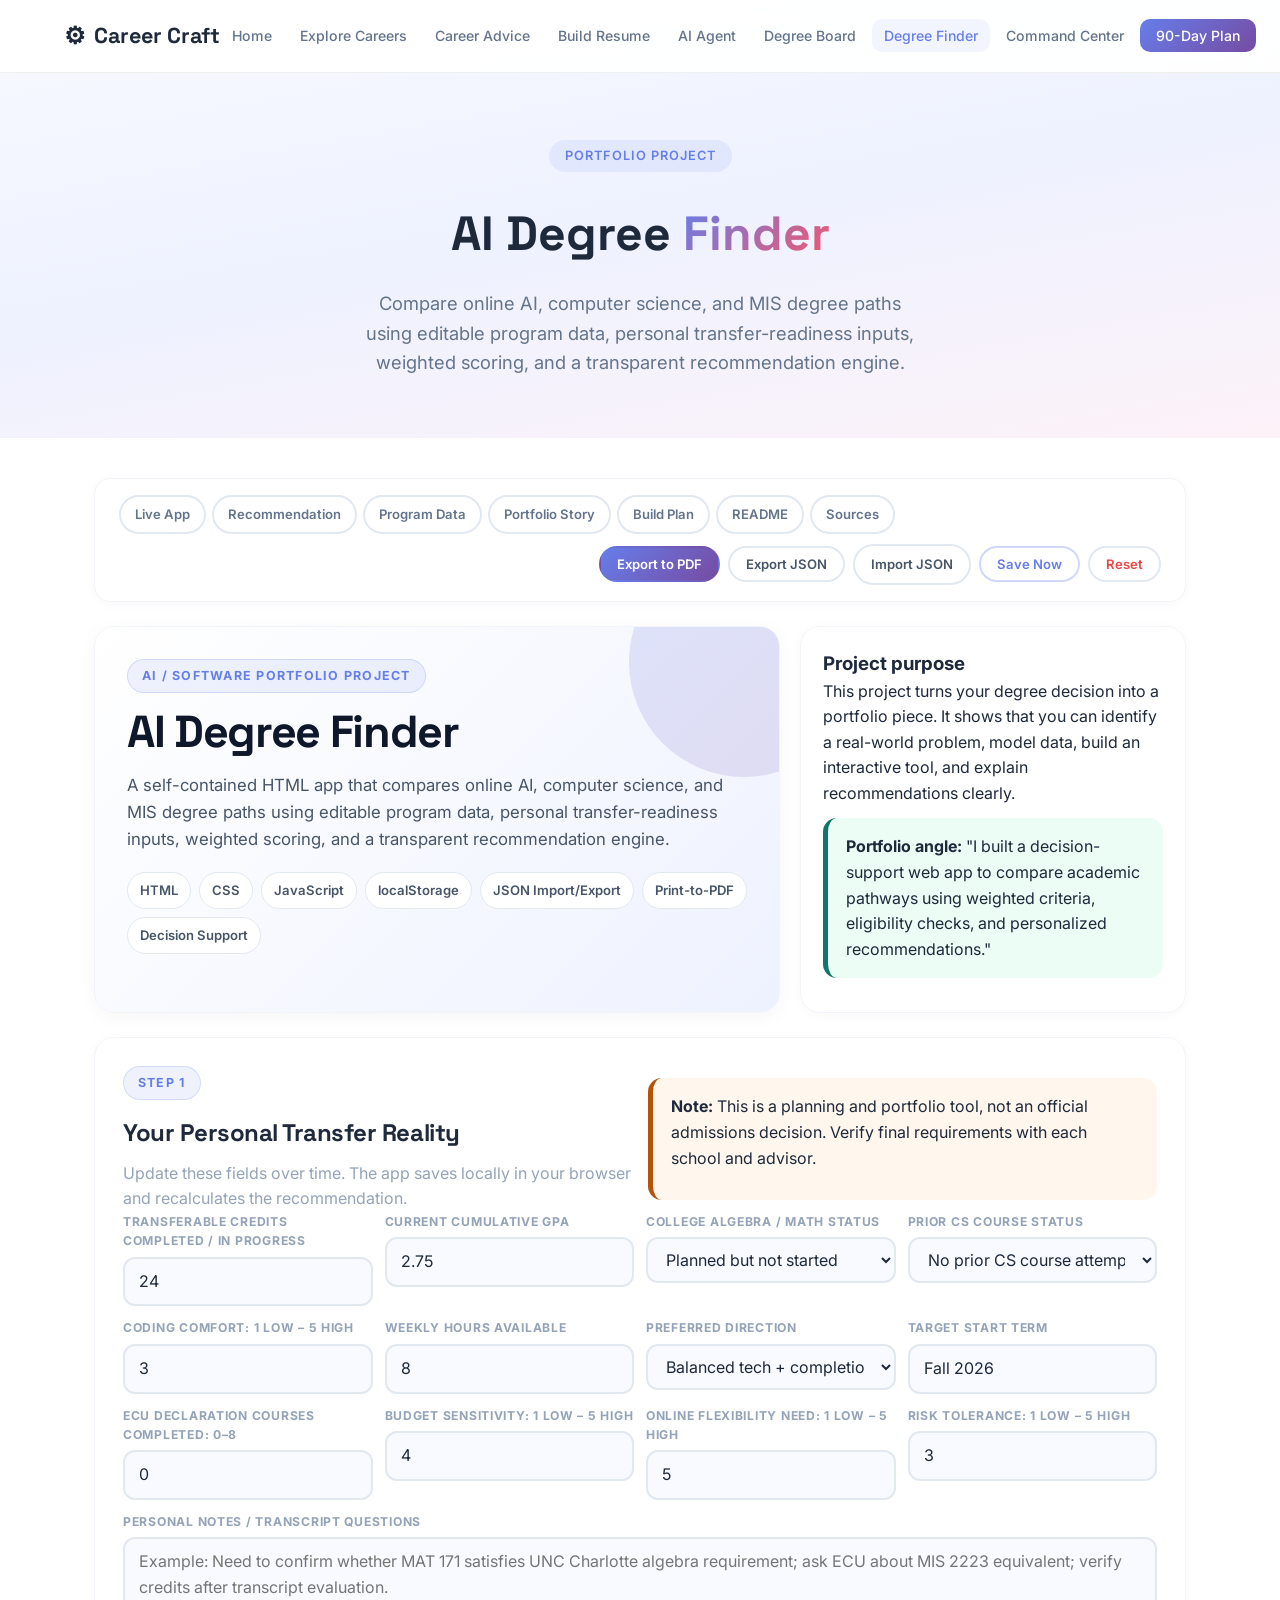
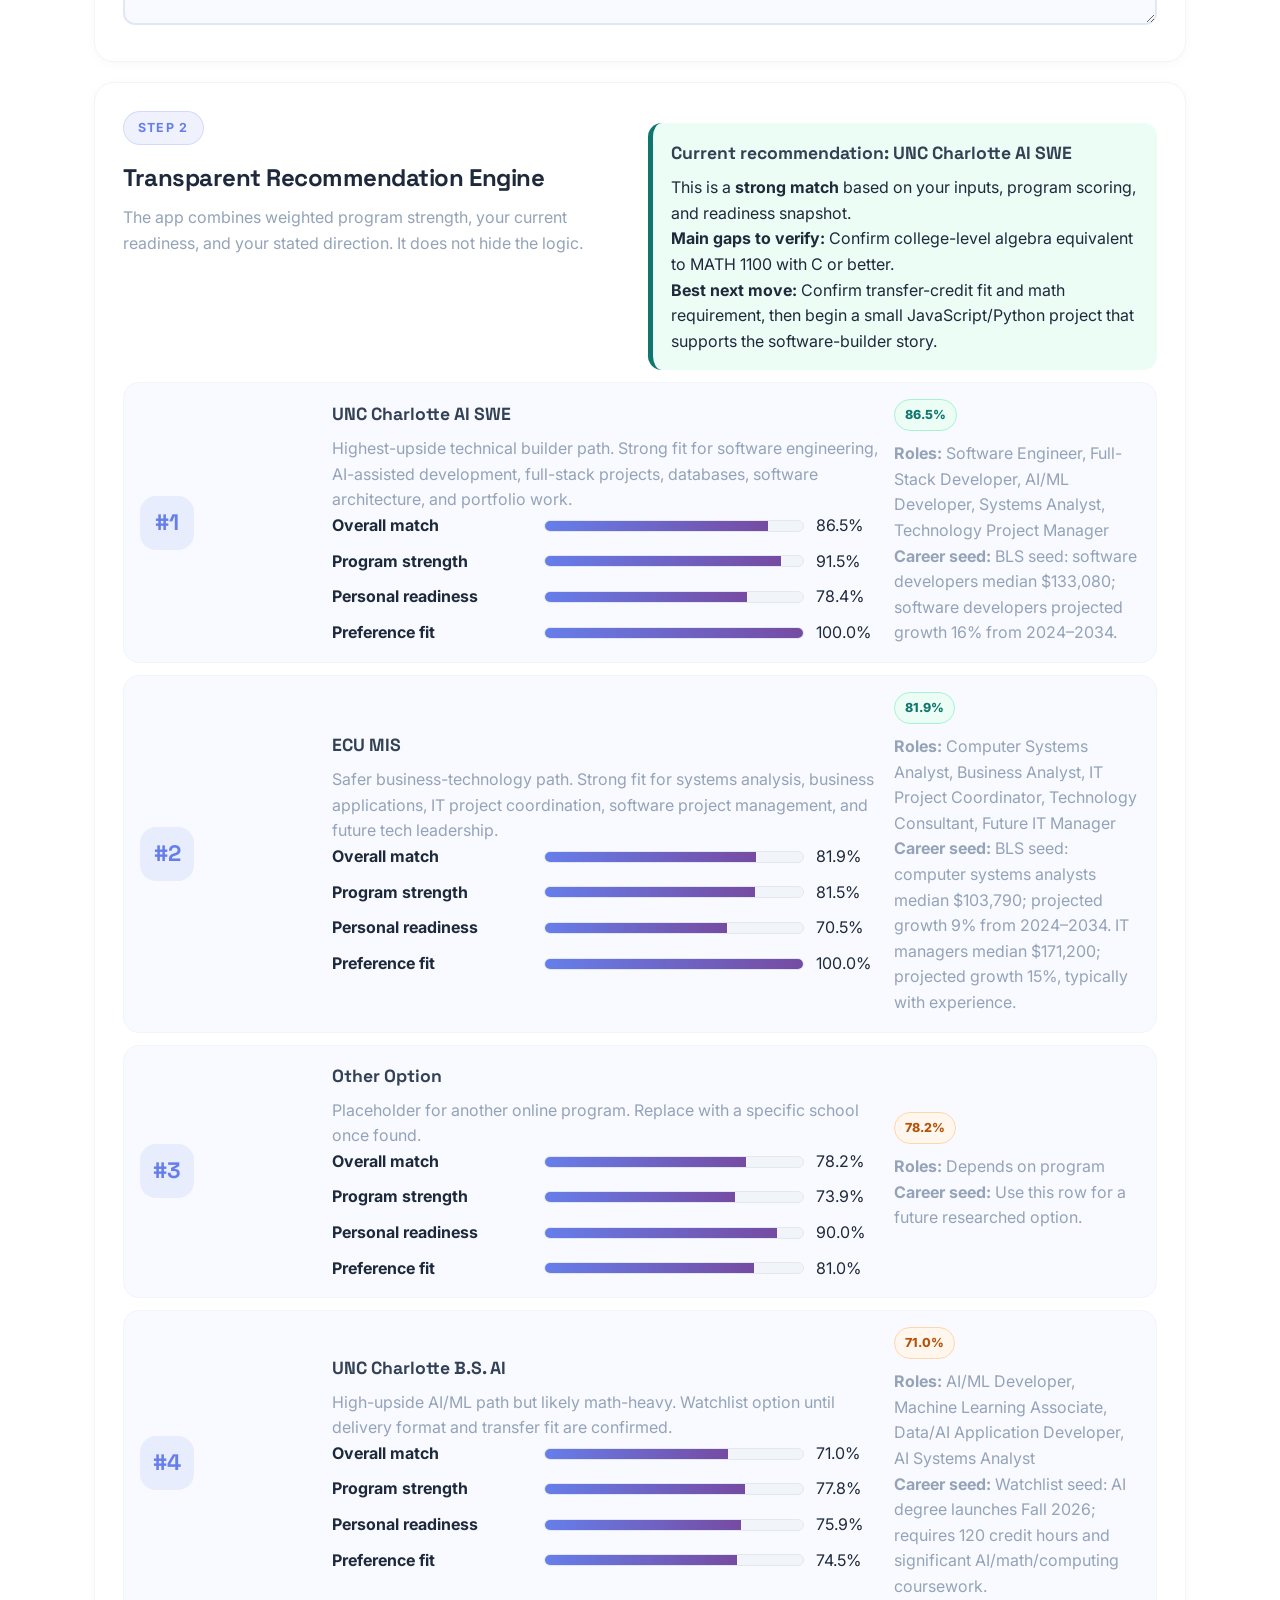
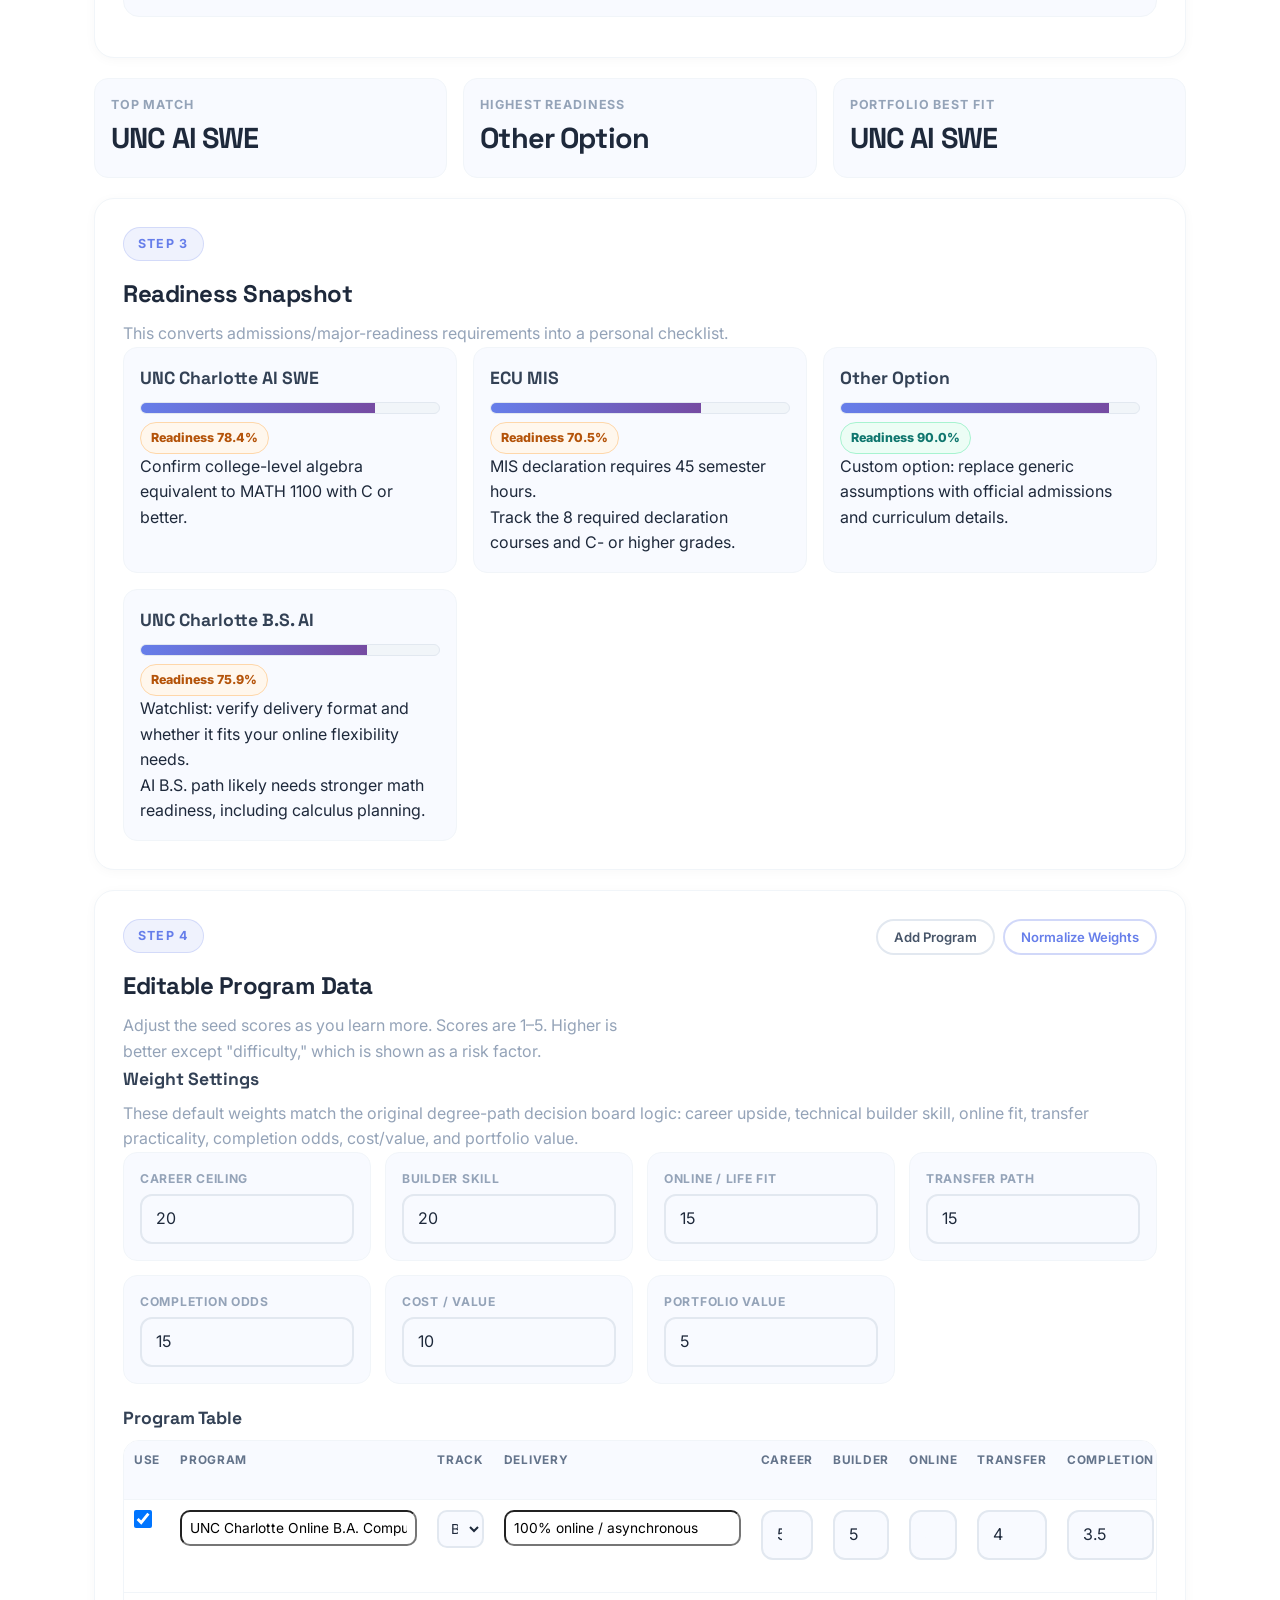
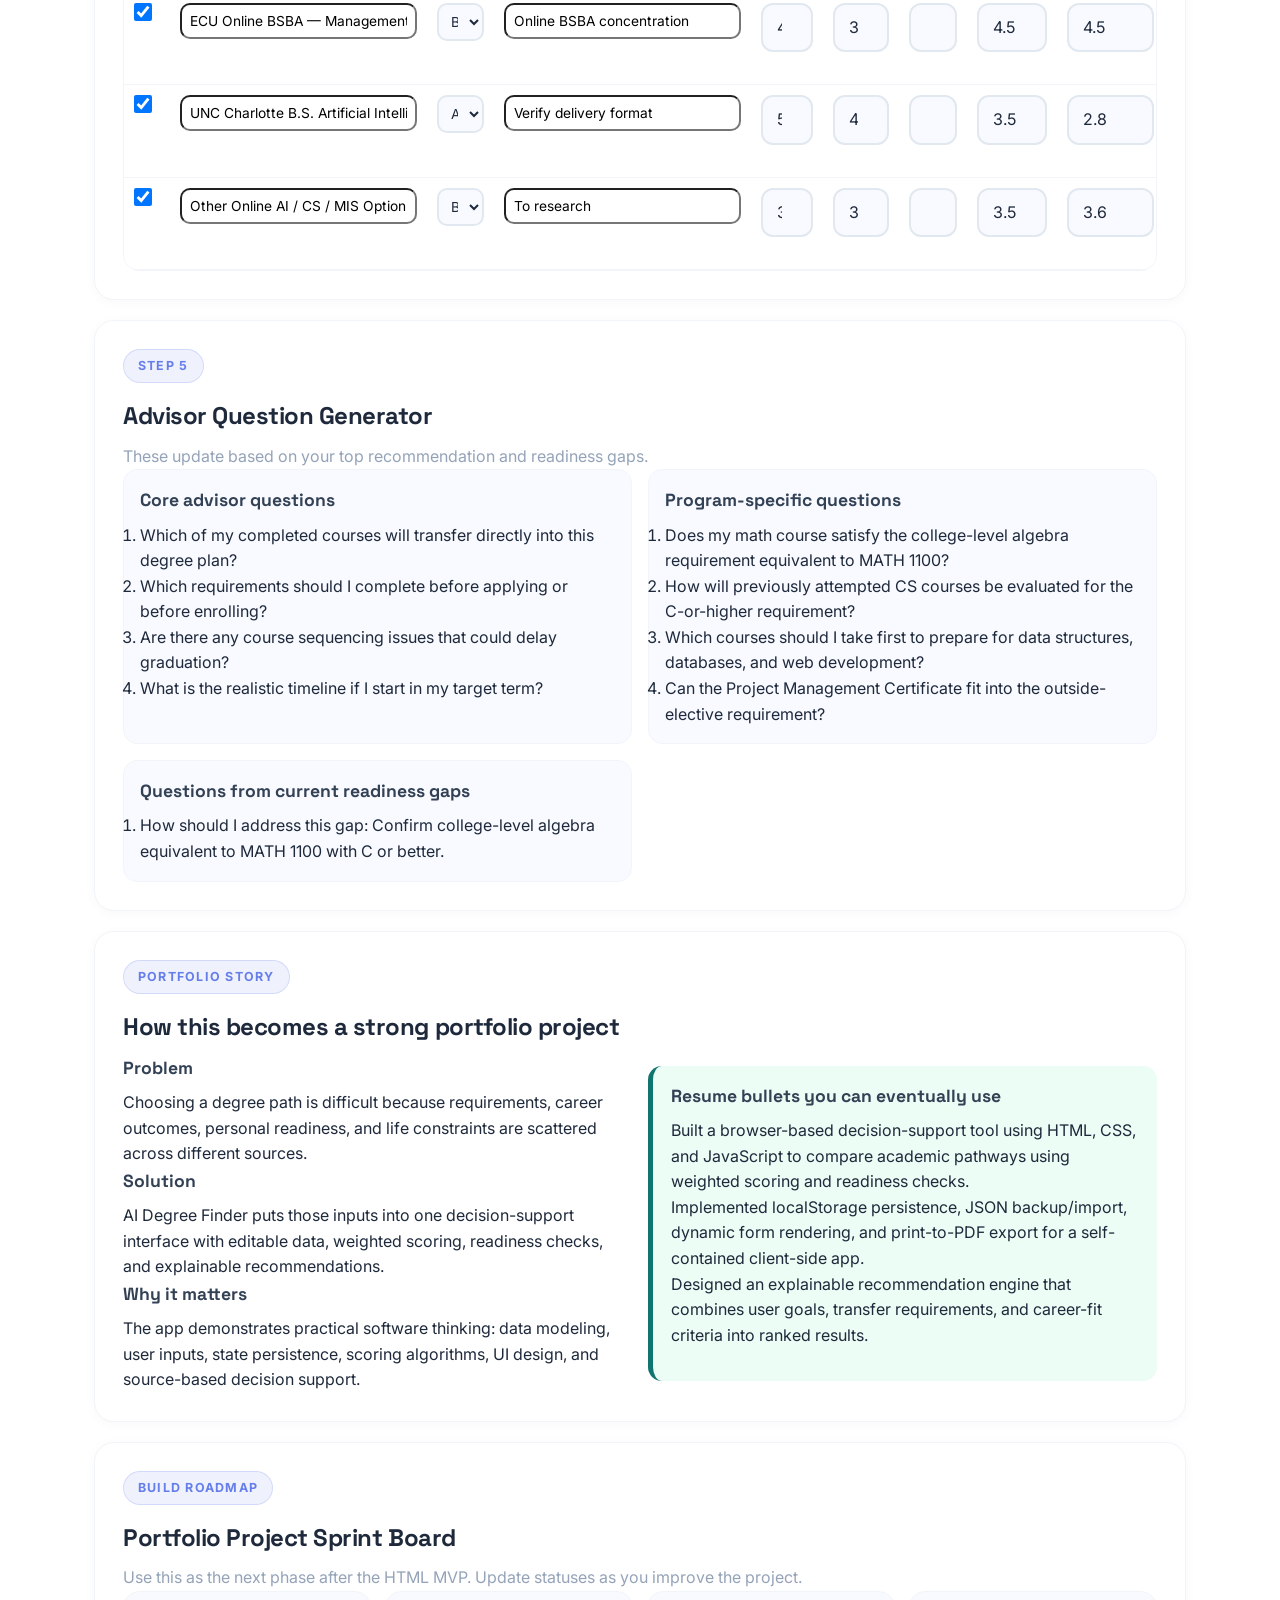
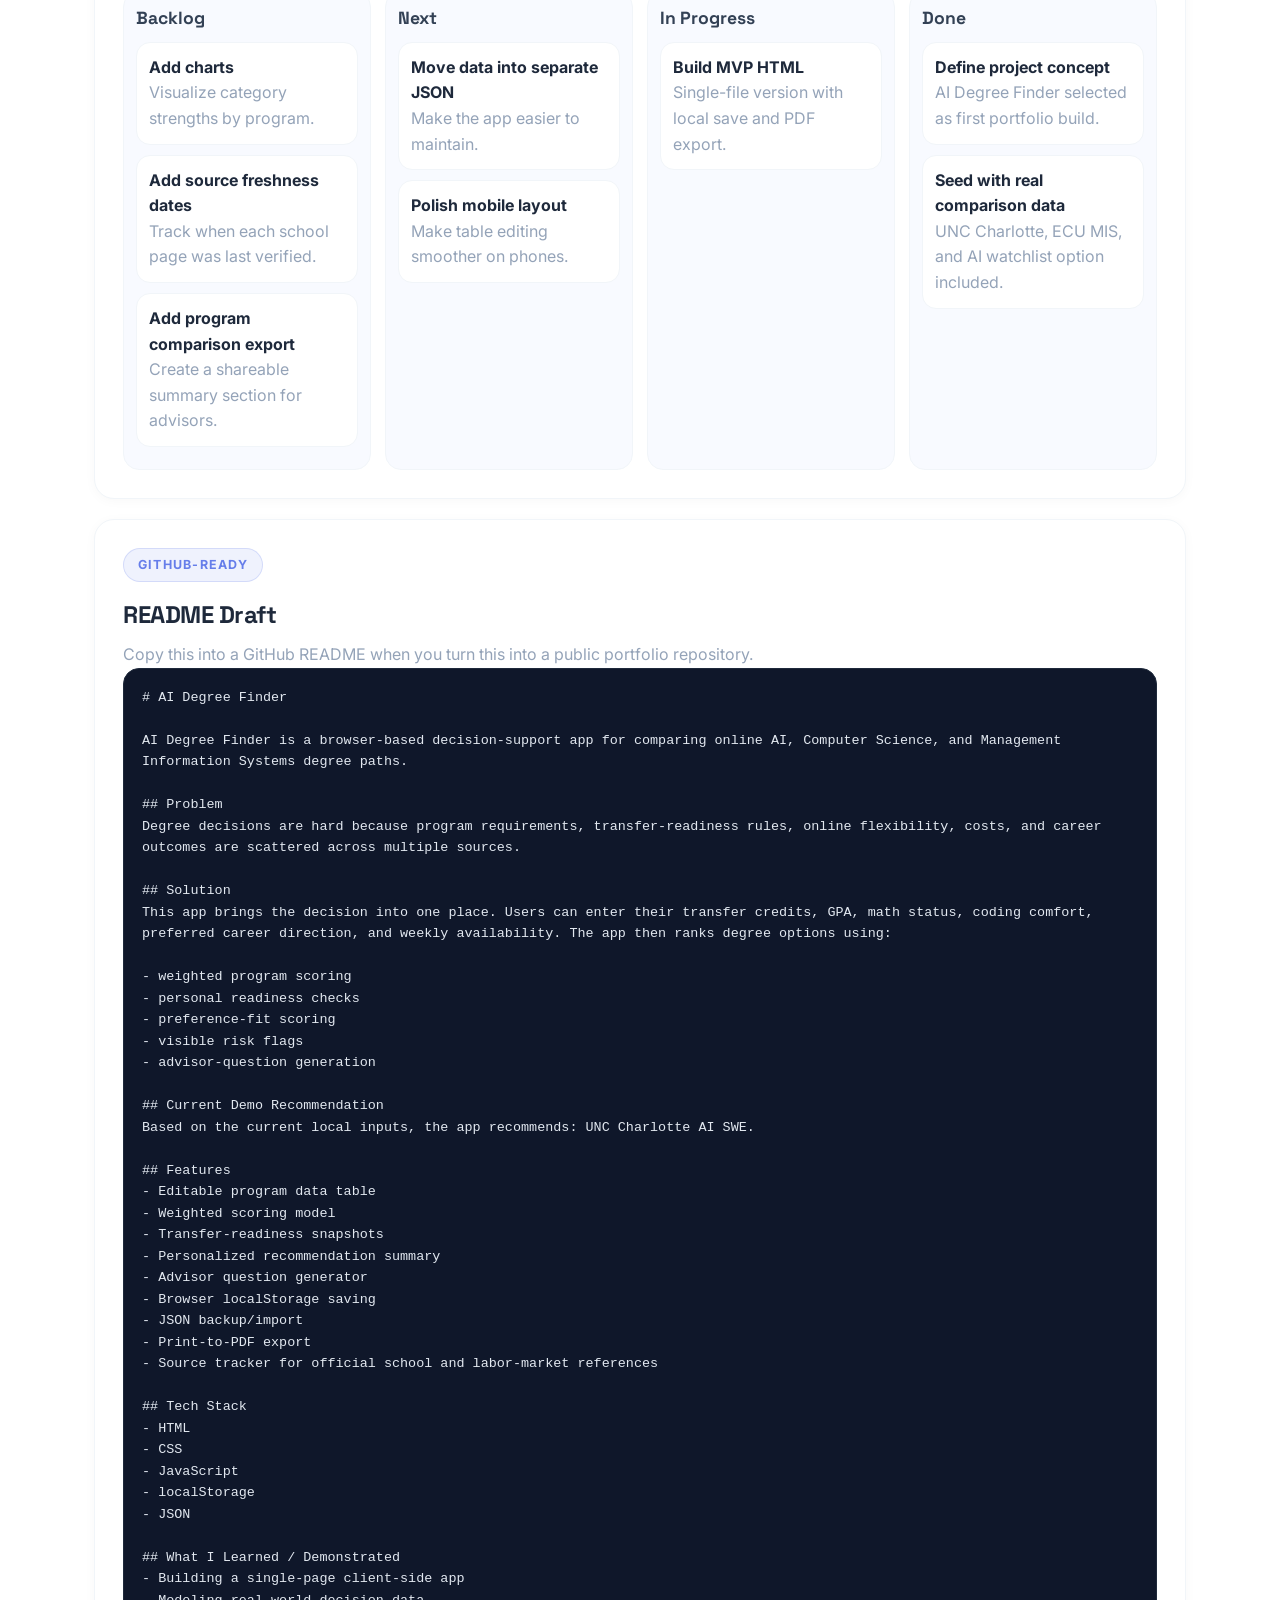
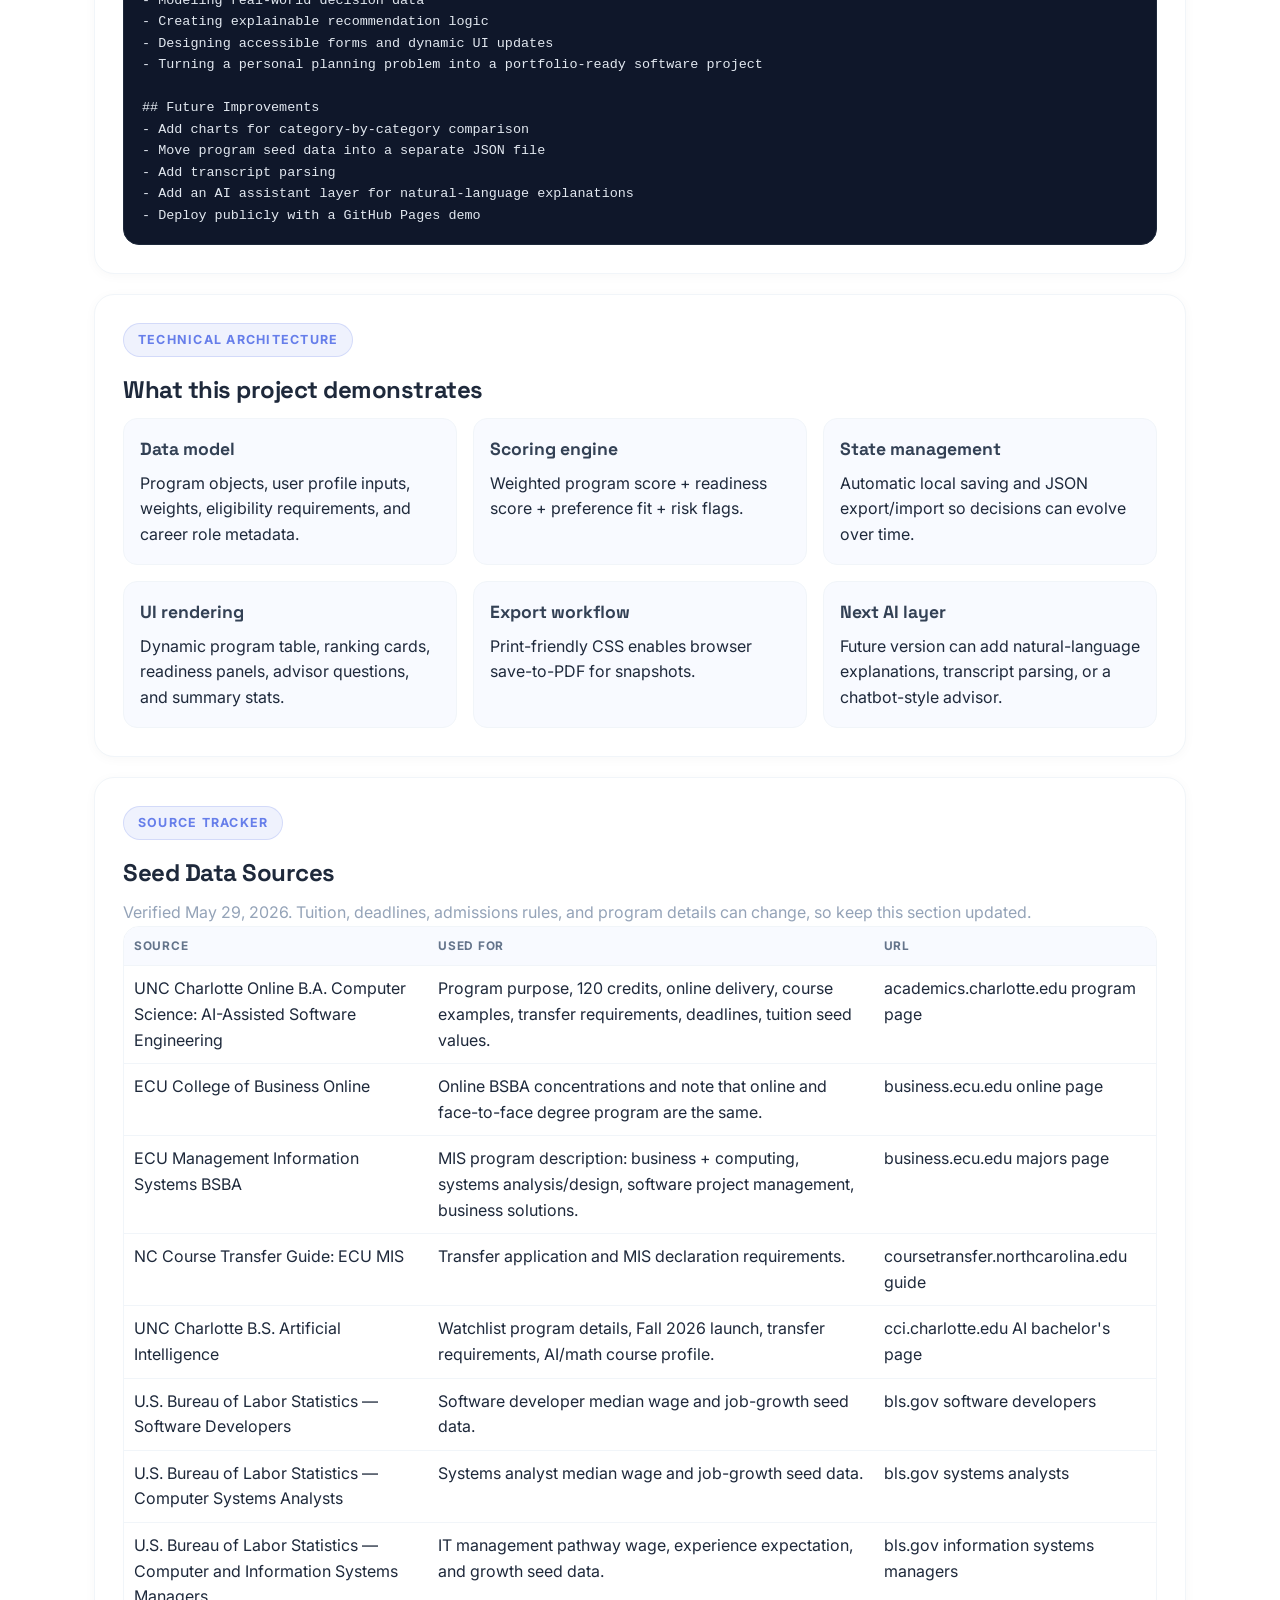
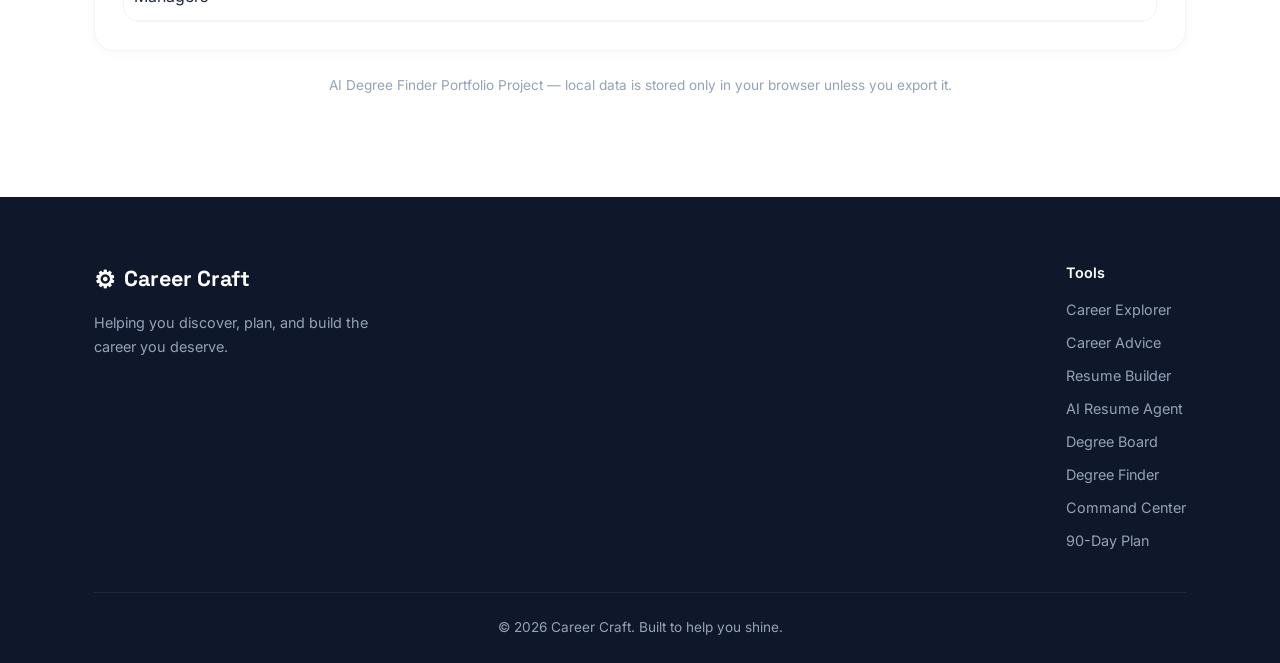
<file: degree-finder.html>
<!DOCTYPE html>
<html lang="en">
<head>
    <meta charset="UTF-8">
    <meta name="viewport" content="width=device-width, initial-scale=1.0">
    <meta name="theme-color" content="#667eea">
    <link rel="manifest" href="manifest.json">
    <link rel="icon" href="favicon.ico" sizes="any">
    <link rel="icon" href="icons/icon.svg" type="image/svg+xml">
    <link rel="apple-touch-icon" href="icons/apple-touch-icon.png">
    <title>AI Degree Finder - Career Craft</title>
    <link rel="stylesheet" href="css/styles.css">
    <link rel="preconnect" href="https://fonts.googleapis.com">
    <link href="https://fonts.googleapis.com/css2?family=Inter:wght@300;400;500;600;700;800&family=Space+Grotesk:wght@400;500;600;700&display=swap" rel="stylesheet">
    <style>
      .df { padding: 40px 0 100px; }

      /* Toolbar */
      .df-toolbar {
        display: flex; gap: 10px; flex-wrap: wrap; align-items: center;
        padding: 16px 24px; background: #fff; border-radius: 16px;
        border: 1px solid #f1f5f9; box-shadow: 0 2px 12px rgba(0,0,0,0.03); margin-bottom: 24px;
      }
      .df-toolbar .df-nav { display: flex; gap: 6px; flex-wrap: wrap; align-items: center; }
      .df-toolbar .df-nav a {
        padding: 7px 14px; border-radius: 50px; border: 2px solid #e2e8f0;
        font-weight: 600; font-size: 0.82rem; color: #64748b; transition: all 0.2s; text-decoration: none;
      }
      .df-toolbar .df-nav a:hover { border-color: #667eea; color: #667eea; }
      .df-toolbar .df-actions { display: flex; gap: 8px; flex-wrap: wrap; margin-left: auto; align-items: center; }
      .df-btn {
        display: inline-flex; align-items: center; gap: 6px;
        padding: 8px 16px; border-radius: 50px; border: 2px solid #e2e8f0;
        background: #fff; color: #475569; font-weight: 600; font-size: 0.82rem;
        cursor: pointer; transition: all 0.2s;
      }
      .df-btn:hover { border-color: #667eea; color: #667eea; }
      .df-btn.df-primary { background: linear-gradient(135deg,#667eea,#764ba2); color: #fff; border-color: transparent; }
      .df-btn.df-primary:hover { box-shadow: 0 4px 15px rgba(102,126,234,0.4); }
      .df-btn.df-secondary { background: #fff; color: #475569; }
      .df-btn.df-ghost { background: transparent; color: #667eea; border-color: rgba(102,126,234,0.3); }
      .df-btn.df-ghost:hover { border-color: #667eea; }
      .df-btn.df-danger { color: #ef4444; }
      .df-btn.df-danger:hover { border-color: #ef4444; }
      .df-btn.df-small { padding: 6px 12px; font-size: 0.78rem; }
      .df-file-input { display: none; }

      /* Hero grid */
      .df-hero-grid { display: grid; grid-template-columns: 1.6fr 0.9fr; gap: 20px; margin-bottom: 24px; }
      .df-hero-card {
        background: linear-gradient(135deg, #fff 0%, #eef2ff 100%);
        border: 1px solid #f1f5f9; border-radius: 20px;
        box-shadow: 0 4px 20px rgba(0,0,0,0.04); padding: 32px;
        position: relative; overflow: hidden;
      }
      .df-hero-card::after {
        content: ""; position: absolute; width: 230px; height: 230px;
        border-radius: 50%; right: -80px; top: -80px;
        background: linear-gradient(135deg, rgba(102,126,234,0.18), rgba(118,75,162,0.15));
        pointer-events: none;
      }
      .df-side-panel {
        background: #fff; border: 1px solid #f1f5f9; border-radius: 20px;
        box-shadow: 0 2px 12px rgba(0,0,0,0.03); padding: 22px;
      }
      .df-eyebrow {
        display: inline-flex; padding: 6px 14px; border-radius: 50px;
        background: rgba(102,126,234,0.1); border: 1px solid rgba(102,126,234,0.2);
        color: #667eea; font-size: 0.78rem; font-weight: 700;
        text-transform: uppercase; letter-spacing: 0.1em; margin-bottom: 14px;
      }
      .df-hero-card h2 {
        font-family: 'Space Grotesk', sans-serif;
        font-size: clamp(1.8rem, 3.5vw, 2.8rem); font-weight: 800;
        line-height: 1.1; margin: 0 0 14px; letter-spacing: -0.03em; color: #0f172a;
      }
      .df-lead { color: #475569; font-size: 1.05rem; margin: 16px 0 0; line-height: 1.6; max-width: 850px; }
      .df-tag-row { display: flex; gap: 8px; flex-wrap: wrap; margin-top: 20px; }
      .df-tag {
        display: inline-flex; align-items: center; gap: 6px;
        border: 1px solid #e2e8f0; background: #fff; color: #475569;
        padding: 7px 12px; border-radius: 50px; font-size: 0.82rem; font-weight: 600;
      }

      /* Cards / Panels */
      .df-card {
        background: #fff; border: 1px solid #f1f5f9; border-radius: 20px;
        box-shadow: 0 2px 12px rgba(0,0,0,0.03); padding: 28px; margin-bottom: 20px;
      }
      .df-card h2 {
        font-family: 'Space Grotesk', sans-serif; font-size: 1.5rem;
        font-weight: 800; margin: 0 0 8px; color: #1e293b; letter-spacing: -0.02em;
      }
      .df-card h3 {
        font-family: 'Space Grotesk', sans-serif; font-size: 1.1rem;
        font-weight: 700; margin: 0 0 8px; color: #334155;
      }
      .df-muted { color: #94a3b8; }

      .df-mini-card {
        background: #f8faff; border: 1px solid #f1f5f9; border-radius: 14px; padding: 16px;
      }
      .df-stat {
        font-family: 'Space Grotesk', sans-serif; font-size: 1.8rem;
        font-weight: 900; letter-spacing: -0.03em; color: #1e293b;
      }
      .df-stat-label {
        color: #94a3b8; font-size: 0.78rem; font-weight: 700;
        text-transform: uppercase; letter-spacing: 0.07em;
      }

      /* Callouts */
      .df-callout {
        border-left: 5px solid #667eea; background: rgba(102,126,234,0.06);
        padding: 16px 18px; border-radius: 14px; margin: 12px 0;
      }
      .df-callout.good { border-left-color: #0f766e; background: #ecfdf5; }
      .df-callout.warn { border-left-color: #b45309; background: #fff7ed; }
      .df-callout.bad { border-left-color: #b91c1c; background: #fef2f2; }

      /* Form fields */
      .df-field-row { display: grid; grid-template-columns: repeat(4,1fr); gap: 12px; }
      .df-field-row + .df-field-row { margin-top: 12px; }
      .df-card label {
        display: block; font-size: 0.76rem; font-weight: 700; color: #94a3b8;
        text-transform: uppercase; letter-spacing: 0.06em; margin-bottom: 6px;
      }
      .df-card input[type="text"], .df-card input[type="number"],
      .df-card input[type="date"], .df-card select, .df-card textarea {
        width: 100%; border: 2px solid #e2e8f0; border-radius: 12px;
        padding: 10px 14px; font: inherit; color: #1e293b;
        background: #f8faff; transition: border-color 0.2s;
      }
      .df-card input:focus, .df-card select:focus, .df-card textarea:focus {
        outline: none; border-color: #667eea; background: #fff;
      }
      .df-card textarea { min-height: 88px; resize: vertical; }
      .df-card input[type="checkbox"] { width: 18px; height: 18px; }
      .df-checkbox-line { display: flex; align-items: center; gap: 10px; font-weight: 700; }

      /* Grids */
      .df-grid-2 { display: grid; grid-template-columns: repeat(2,1fr); gap: 16px; }
      .df-grid-3 { display: grid; grid-template-columns: repeat(3,1fr); gap: 16px; }
      .df-grid-4 { display: grid; grid-template-columns: repeat(4,1fr); gap: 14px; }

      /* Table */
      .df-table-wrap {
        overflow-x: auto; border: 1px solid #f1f5f9;
        border-radius: 16px; background: #fff;
      }
      .df-table-wrap table { width: 100%; border-collapse: collapse; min-width: 980px; }
      .df-table-wrap th, .df-table-wrap td {
        padding: 10px; border-bottom: 1px solid #f1f5f9;
        text-align: left; vertical-align: top;
      }
      .df-table-wrap th {
        font-size: 0.74rem; text-transform: uppercase; letter-spacing: 0.06em;
        color: #64748b; background: #f8faff; position: sticky; top: 0; z-index: 1; font-weight: 700;
      }
      .df-table-wrap td input, .df-table-wrap td select, .df-table-wrap td textarea {
        padding: 8px; border-radius: 10px; font-size: 0.86rem;
      }
      .df-table-wrap td textarea { min-height: 48px; min-width: 260px; }
      .df-score-input { width: 72px; }
      .df-weight-input { width: 92px; }

      /* Pills & Bars */
      .df-pill {
        display: inline-flex; align-items: center; gap: 5px;
        padding: 5px 10px; border-radius: 50px; font-size: 0.78rem; font-weight: 800;
        border: 1px solid #e2e8f0; background: #fff; color: #475569;
      }
      .df-pill.good { background: #ecfdf5; border-color: #a7f3d0; color: #0f766e; }
      .df-pill.warn { background: #fff7ed; border-color: #fed7aa; color: #b45309; }
      .df-pill.bad { background: #fef2f2; border-color: #fecaca; color: #b91c1c; }
      .df-bar {
        height: 12px; border-radius: 50px; background: #f1f5f9;
        overflow: hidden; border: 1px solid #e2e8f0;
      }
      .df-bar > span {
        display: block; height: 100%; width: 0;
        background: linear-gradient(90deg, #667eea, #764ba2);
        transition: width 0.25s ease;
      }

      /* Rankings */
      .df-ranking-card {
        display: grid; grid-template-columns: 0.65fr 2fr 0.9fr;
        gap: 14px; align-items: center;
        border: 1px solid #f1f5f9; border-radius: 16px;
        padding: 16px; background: #f8faff; margin-bottom: 12px;
      }
      .df-rank-badge {
        width: 54px; height: 54px; border-radius: 16px; display: grid;
        place-items: center; background: rgba(102,126,234,0.1);
        font-family: 'Space Grotesk', sans-serif;
        font-size: 1.4rem; font-weight: 900; color: #667eea;
      }
      .df-progress-list { display: grid; gap: 10px; }
      .df-progress-line {
        display: grid; grid-template-columns: 200px 1fr 64px;
        gap: 12px; align-items: center;
      }

      /* Kanban */
      .df-kanban { display: grid; grid-template-columns: repeat(4,1fr); gap: 14px; }
      .df-kanban-col {
        background: #f8faff; border: 1px solid #f1f5f9;
        border-radius: 16px; padding: 12px;
      }
      .df-task {
        background: #fff; border: 1px solid #f1f5f9;
        border-radius: 14px; padding: 12px; margin: 10px 0;
      }
      .df-task textarea { min-height: 52px; }

      /* Code box */
      .df-code-box {
        background: #0f172a; color: #e2e8f0; border-radius: 16px;
        padding: 18px; font-family: ui-monospace, SFMono-Regular, Menlo, Monaco, Consolas, monospace;
        overflow-x: auto; white-space: pre-wrap; font-size: 0.84rem;
        border: 1px solid #1e293b;
      }

      /* Notice toast */
      .df-notice {
        position: fixed; bottom: 20px; right: 20px;
        background: #0f172a; color: #fff; padding: 12px 16px;
        border-radius: 14px; box-shadow: 0 8px 30px rgba(0,0,0,0.15);
        z-index: 30; opacity: 0; transform: translateY(10px);
        transition: opacity 0.2s ease, transform 0.2s ease;
        font-weight: 600; font-size: 0.88rem;
      }
      .df-notice.show { opacity: 1; transform: translateY(0); }

      .df-footer-note { color: #94a3b8; text-align: center; margin: 24px 0 0; font-size: 0.85rem; }

      @media (max-width: 968px) {
        .df-hero-grid, .df-grid-2, .df-grid-3, .df-grid-4, .df-field-row, .df-kanban { grid-template-columns: 1fr; }
        .df-ranking-card { grid-template-columns: 1fr; }
        .df-progress-line { grid-template-columns: 1fr; }
      }
      @media print {
        body * { visibility: hidden; }
        .df, .df * { visibility: visible; }
        .df { position: absolute; left: 0; top: 0; width: 100%; padding: 0.5in; }
        .navbar, .footer, .df-toolbar, .no-print, .df-btn, .df-notice { display: none !important; }
        .df-card, .df-hero-card, .df-side-panel, .df-mini-card, .df-ranking-card, .df-table-wrap {
          box-shadow: none !important; break-inside: avoid;
        }
        .df-hero-card { background: #fff; }
        .df-hero-card::after { display: none; }
        .df-hero-grid { grid-template-columns: 1fr; }
      }
    </style>
</head>
<body>
    <nav class="navbar">
        <div class="nav-container">
            <a href="index.html" class="nav-logo"><span class="logo-icon">&#9881;</span> Career Craft</a>
            <button class="nav-toggle" aria-label="Toggle navigation"><span></span><span></span><span></span></button>
            <ul class="nav-menu">
                <li><a href="index.html" class="nav-link">Home</a></li>
                <li><a href="explore.html" class="nav-link">Explore Careers</a></li>
                <li><a href="advice.html" class="nav-link">Career Advice</a></li>
                <li><a href="resume.html" class="nav-link">Build Resume</a></li>
                <li><a href="agent.html" class="nav-link">AI Agent</a></li>
                <li><a href="degree-path.html" class="nav-link">Degree Board</a></li>
                <li><a href="degree-finder.html" class="nav-link active">Degree Finder</a></li>
                <li><a href="command-center.html" class="nav-link">Command Center</a></li>
                <li><a href="launch-plan.html" class="nav-link cta-button">90-Day Plan</a></li>
            </ul>
        </div>
    </nav>

    <section class="page-hero">
        <div class="container">
            <span class="section-tag">Portfolio Project</span>
            <h1>AI Degree <span class="gradient-text">Finder</span></h1>
            <p>Compare online AI, computer science, and MIS degree paths using editable program data, personal transfer-readiness inputs, weighted scoring, and a transparent recommendation engine.</p>
        </div>
    </section>

    <section class="df">
        <div class="container">
            <!-- Toolbar -->
            <div class="df-toolbar no-print">
                <div class="df-nav">
                    <a href="#app">Live App</a>
                    <a href="#recommendation">Recommendation</a>
                    <a href="#programs">Program Data</a>
                    <a href="#portfolio">Portfolio Story</a>
                    <a href="#build-plan">Build Plan</a>
                    <a href="#readme">README</a>
                    <a href="#sources">Sources</a>
                </div>
                <div class="df-actions">
                    <button class="df-btn df-primary" onclick="window.print()" type="button">Export to PDF</button>
                    <button class="df-btn df-secondary" onclick="exportState()" type="button">Export JSON</button>
                    <label class="df-btn" for="dfImportFile">Import JSON</label>
                    <input id="dfImportFile" type="file" accept="application/json" class="df-file-input" onchange="importState(event)" />
                    <button class="df-btn df-ghost" onclick="saveState(true)" type="button">Save Now</button>
                    <button class="df-btn df-danger" onclick="resetState()" type="button">Reset</button>
                </div>
            </div>

            <!-- Hero Grid -->
            <div class="df-hero-grid">
                <div class="df-hero-card">
                    <div class="df-eyebrow">AI / Software Portfolio Project</div>
                    <h2>AI Degree Finder</h2>
                    <p class="df-lead">A self-contained HTML app that compares online AI, computer science, and MIS degree paths using editable program data, personal transfer-readiness inputs, weighted scoring, and a transparent recommendation engine.</p>
                    <div class="df-tag-row">
                        <span class="df-tag">HTML</span>
                        <span class="df-tag">CSS</span>
                        <span class="df-tag">JavaScript</span>
                        <span class="df-tag">localStorage</span>
                        <span class="df-tag">JSON Import/Export</span>
                        <span class="df-tag">Print-to-PDF</span>
                        <span class="df-tag">Decision Support</span>
                    </div>
                </div>
                <aside class="df-side-panel">
                    <h3>Project purpose</h3>
                    <p>This project turns your degree decision into a portfolio piece. It shows that you can identify a real-world problem, model data, build an interactive tool, and explain recommendations clearly.</p>
                    <div class="df-callout good">
                        <strong>Portfolio angle:</strong> "I built a decision-support web app to compare academic pathways using weighted criteria, eligibility checks, and personalized recommendations."
                    </div>
                </aside>
            </div>

            <!-- Step 1: Personal Transfer Reality -->
            <div class="df-card" id="app">
                <div class="df-grid-2">
                    <div>
                        <div class="df-eyebrow">Step 1</div>
                        <h2>Your Personal Transfer Reality</h2>
                        <p class="df-muted">Update these fields over time. The app saves locally in your browser and recalculates the recommendation.</p>
                    </div>
                    <div class="df-callout warn">
                        <strong>Note:</strong> This is a planning and portfolio tool, not an official admissions decision. Verify final requirements with each school and advisor.
                    </div>
                </div>
                <div class="df-field-row">
                    <div><label for="credits">Transferable credits completed / in progress</label><input id="credits" type="number" min="0" max="150" step="1" /></div>
                    <div><label for="gpa">Current cumulative GPA</label><input id="gpa" type="number" min="0" max="4" step="0.01" /></div>
                    <div><label for="mathStatus">College algebra / math status</label><select id="mathStatus"><option value="completed">Completed with C or better</option><option value="inprogress">Currently in progress</option><option value="planned">Planned but not started</option><option value="notready">Not ready / unsure</option></select></div>
                    <div><label for="csStatus">Prior CS course status</label><select id="csStatus"><option value="none">No prior CS course attempted</option><option value="cplus">Attempted, C or better</option><option value="belowc">Attempted, below C</option><option value="unknown">Unsure</option></select></div>
                </div>
                <div class="df-field-row">
                    <div><label for="codingComfort">Coding comfort: 1 low – 5 high</label><input id="codingComfort" type="number" min="1" max="5" step="1" /></div>
                    <div><label for="weeklyHours">Weekly hours available</label><input id="weeklyHours" type="number" min="0" max="80" step="1" /></div>
                    <div><label for="desiredTrack">Preferred direction</label><select id="desiredTrack"><option value="balanced">Balanced tech + completion</option><option value="builder">Software builder / developer</option><option value="business">Business technology / systems</option><option value="ai">AI / machine learning</option><option value="management">Future tech management</option></select></div>
                    <div><label for="startTerm">Target start term</label><input id="startTerm" type="text" placeholder="Fall 2026" /></div>
                </div>
                <div class="df-field-row">
                    <div><label for="declarationCourses">ECU declaration courses completed: 0–8</label><input id="declarationCourses" type="number" min="0" max="8" step="1" /></div>
                    <div><label for="budgetSensitivity">Budget sensitivity: 1 low – 5 high</label><input id="budgetSensitivity" type="number" min="1" max="5" step="1" /></div>
                    <div><label for="onlineNeed">Online flexibility need: 1 low – 5 high</label><input id="onlineNeed" type="number" min="1" max="5" step="1" /></div>
                    <div><label for="riskTolerance">Risk tolerance: 1 low – 5 high</label><input id="riskTolerance" type="number" min="1" max="5" step="1" /></div>
                </div>
                <div style="margin-top: 12px;">
                    <label for="personalNotes">Personal notes / transcript questions</label>
                    <textarea id="personalNotes" placeholder="Example: Need to confirm whether MAT 171 satisfies UNC Charlotte algebra requirement; ask ECU about MIS 2223 equivalent; verify credits after transcript evaluation."></textarea>
                </div>
            </div>

            <!-- Step 2: Recommendation Engine -->
            <div class="df-card" id="recommendation">
                <div class="df-grid-2">
                    <div>
                        <div class="df-eyebrow">Step 2</div>
                        <h2>Transparent Recommendation Engine</h2>
                        <p class="df-muted">The app combines weighted program strength, your current readiness, and your stated direction. It does not hide the logic.</p>
                    </div>
                    <div id="recommendationBox" class="df-callout good"></div>
                </div>
                <div id="rankingCards"></div>
            </div>

            <!-- Stat Cards -->
            <div class="df-grid-3" style="margin-bottom: 20px;">
                <div class="df-mini-card">
                    <div class="df-stat-label">Top Match</div>
                    <div id="topMatch" class="df-stat">—</div>
                </div>
                <div class="df-mini-card">
                    <div class="df-stat-label">Highest Readiness</div>
                    <div id="highestReadiness" class="df-stat">—</div>
                </div>
                <div class="df-mini-card">
                    <div class="df-stat-label">Portfolio Best Fit</div>
                    <div id="portfolioBest" class="df-stat">—</div>
                </div>
            </div>

            <!-- Step 3: Readiness Snapshot -->
            <div class="df-card">
                <div class="df-eyebrow">Step 3</div>
                <h2>Readiness Snapshot</h2>
                <p class="df-muted">This converts admissions/major-readiness requirements into a personal checklist.</p>
                <div id="readinessSnapshot" class="df-grid-3"></div>
            </div>

            <!-- Step 4: Editable Program Data -->
            <div class="df-card" id="programs">
                <div class="df-grid-2">
                    <div>
                        <div class="df-eyebrow">Step 4</div>
                        <h2>Editable Program Data</h2>
                        <p class="df-muted">Adjust the seed scores as you learn more. Scores are 1–5. Higher is better except "difficulty," which is shown as a risk factor.</p>
                    </div>
                    <div class="no-print" style="display:flex; gap:8px; justify-content:flex-end; align-items:start;">
                        <button class="df-btn df-secondary" onclick="addProgram()" type="button">Add Program</button>
                        <button class="df-btn df-ghost" onclick="normalizeWeights()" type="button">Normalize Weights</button>
                    </div>
                </div>
                <h3>Weight Settings</h3>
                <p class="df-muted">These default weights match the original degree-path decision board logic: career upside, technical builder skill, online fit, transfer practicality, completion odds, cost/value, and portfolio value.</p>
                <div id="weightsGrid" class="df-grid-4"></div>
                <h3 style="margin-top: 20px;">Program Table</h3>
                <div class="df-table-wrap">
                    <table aria-label="Editable program data table">
                        <thead>
                            <tr>
                                <th>Use</th><th>Program</th><th>Track</th><th>Delivery</th>
                                <th>Career</th><th>Builder</th><th>Online</th><th>Transfer</th>
                                <th>Completion</th><th>Cost</th><th>Portfolio</th><th>AI Fit</th>
                                <th>Business Fit</th><th>Difficulty</th><th>Notes</th><th class="no-print">Action</th>
                            </tr>
                        </thead>
                        <tbody id="programTableBody"></tbody>
                    </table>
                </div>
            </div>

            <!-- Step 5: Advisor Questions -->
            <div class="df-card">
                <div class="df-eyebrow">Step 5</div>
                <h2>Advisor Question Generator</h2>
                <p class="df-muted">These update based on your top recommendation and readiness gaps.</p>
                <div id="advisorQuestions" class="df-grid-2"></div>
            </div>

            <!-- Portfolio Story -->
            <div class="df-card" id="portfolio">
                <div class="df-eyebrow">Portfolio Story</div>
                <h2>How this becomes a strong portfolio project</h2>
                <div class="df-grid-2">
                    <div>
                        <h3>Problem</h3>
                        <p>Choosing a degree path is difficult because requirements, career outcomes, personal readiness, and life constraints are scattered across different sources.</p>
                        <h3>Solution</h3>
                        <p>AI Degree Finder puts those inputs into one decision-support interface with editable data, weighted scoring, readiness checks, and explainable recommendations.</p>
                        <h3>Why it matters</h3>
                        <p>The app demonstrates practical software thinking: data modeling, user inputs, state persistence, scoring algorithms, UI design, and source-based decision support.</p>
                    </div>
                    <div class="df-callout good">
                        <h3>Resume bullets you can eventually use</h3>
                        <ul>
                            <li>Built a browser-based decision-support tool using HTML, CSS, and JavaScript to compare academic pathways using weighted scoring and readiness checks.</li>
                            <li>Implemented localStorage persistence, JSON backup/import, dynamic form rendering, and print-to-PDF export for a self-contained client-side app.</li>
                            <li>Designed an explainable recommendation engine that combines user goals, transfer requirements, and career-fit criteria into ranked results.</li>
                        </ul>
                    </div>
                </div>
            </div>

            <!-- Build Plan / Sprint Board -->
            <div class="df-card" id="build-plan">
                <div class="df-eyebrow">Build Roadmap</div>
                <h2>Portfolio Project Sprint Board</h2>
                <p class="df-muted">Use this as the next phase after the HTML MVP. Update statuses as you improve the project.</p>
                <div class="df-kanban">
                    <div class="df-kanban-col">
                        <h3>Backlog</h3>
                        <div class="df-task"><strong>Add charts</strong><p class="df-muted">Visualize category strengths by program.</p></div>
                        <div class="df-task"><strong>Add source freshness dates</strong><p class="df-muted">Track when each school page was last verified.</p></div>
                        <div class="df-task"><strong>Add program comparison export</strong><p class="df-muted">Create a shareable summary section for advisors.</p></div>
                    </div>
                    <div class="df-kanban-col">
                        <h3>Next</h3>
                        <div class="df-task"><strong>Move data into separate JSON</strong><p class="df-muted">Make the app easier to maintain.</p></div>
                        <div class="df-task"><strong>Polish mobile layout</strong><p class="df-muted">Make table editing smoother on phones.</p></div>
                    </div>
                    <div class="df-kanban-col">
                        <h3>In Progress</h3>
                        <div class="df-task"><strong>Build MVP HTML</strong><p class="df-muted">Single-file version with local save and PDF export.</p></div>
                    </div>
                    <div class="df-kanban-col">
                        <h3>Done</h3>
                        <div class="df-task"><strong>Define project concept</strong><p class="df-muted">AI Degree Finder selected as first portfolio build.</p></div>
                        <div class="df-task"><strong>Seed with real comparison data</strong><p class="df-muted">UNC Charlotte, ECU MIS, and AI watchlist option included.</p></div>
                    </div>
                </div>
            </div>

            <!-- README Draft -->
            <div class="df-card" id="readme">
                <div class="df-eyebrow">GitHub-Ready</div>
                <h2>README Draft</h2>
                <p class="df-muted">Copy this into a GitHub README when you turn this into a public portfolio repository.</p>
                <div class="df-code-box" id="readmeText"></div>
            </div>

            <!-- Technical Architecture -->
            <div class="df-card">
                <div class="df-eyebrow">Technical Architecture</div>
                <h2>What this project demonstrates</h2>
                <div class="df-grid-3">
                    <div class="df-mini-card"><h3>Data model</h3><p>Program objects, user profile inputs, weights, eligibility requirements, and career role metadata.</p></div>
                    <div class="df-mini-card"><h3>Scoring engine</h3><p>Weighted program score + readiness score + preference fit + risk flags.</p></div>
                    <div class="df-mini-card"><h3>State management</h3><p>Automatic local saving and JSON export/import so decisions can evolve over time.</p></div>
                    <div class="df-mini-card"><h3>UI rendering</h3><p>Dynamic program table, ranking cards, readiness panels, advisor questions, and summary stats.</p></div>
                    <div class="df-mini-card"><h3>Export workflow</h3><p>Print-friendly CSS enables browser save-to-PDF for snapshots.</p></div>
                    <div class="df-mini-card"><h3>Next AI layer</h3><p>Future version can add natural-language explanations, transcript parsing, or a chatbot-style advisor.</p></div>
                </div>
            </div>

            <!-- Source Tracker -->
            <div class="df-card" id="sources">
                <div class="df-eyebrow">Source Tracker</div>
                <h2>Seed Data Sources</h2>
                <p class="df-muted">Verified May 29, 2026. Tuition, deadlines, admissions rules, and program details can change, so keep this section updated.</p>
                <div class="df-table-wrap">
                    <table aria-label="Source tracker">
                        <thead><tr><th>Source</th><th>Used for</th><th>URL</th></tr></thead>
                        <tbody>
                            <tr>
                                <td>UNC Charlotte Online B.A. Computer Science: AI-Assisted Software Engineering</td>
                                <td>Program purpose, 120 credits, online delivery, course examples, transfer requirements, deadlines, tuition seed values.</td>
                                <td><a href="https://academics.charlotte.edu/program/computer-science-ai-assisted-software-engineering-concentration-b-a-online/" target="_blank" rel="noopener">academics.charlotte.edu program page</a></td>
                            </tr>
                            <tr>
                                <td>ECU College of Business Online</td>
                                <td>Online BSBA concentrations and note that online and face-to-face degree program are the same.</td>
                                <td><a href="https://business.ecu.edu/online/" target="_blank" rel="noopener">business.ecu.edu online page</a></td>
                            </tr>
                            <tr>
                                <td>ECU Management Information Systems BSBA</td>
                                <td>MIS program description: business + computing, systems analysis/design, software project management, business solutions.</td>
                                <td><a href="https://business.ecu.edu/majors/" target="_blank" rel="noopener">business.ecu.edu majors page</a></td>
                            </tr>
                            <tr>
                                <td>NC Course Transfer Guide: ECU MIS</td>
                                <td>Transfer application and MIS declaration requirements.</td>
                                <td><a href="https://coursetransfer.northcarolina.edu/guide/2025-2026/578" target="_blank" rel="noopener">coursetransfer.northcarolina.edu guide</a></td>
                            </tr>
                            <tr>
                                <td>UNC Charlotte B.S. Artificial Intelligence</td>
                                <td>Watchlist program details, Fall 2026 launch, transfer requirements, AI/math course profile.</td>
                                <td><a href="https://cci.charlotte.edu/ai-bachelors/" target="_blank" rel="noopener">cci.charlotte.edu AI bachelor's page</a></td>
                            </tr>
                            <tr>
                                <td>U.S. Bureau of Labor Statistics — Software Developers</td>
                                <td>Software developer median wage and job-growth seed data.</td>
                                <td><a href="https://www.bls.gov/ooh/computer-and-information-technology/software-developers.htm" target="_blank" rel="noopener">bls.gov software developers</a></td>
                            </tr>
                            <tr>
                                <td>U.S. Bureau of Labor Statistics — Computer Systems Analysts</td>
                                <td>Systems analyst median wage and job-growth seed data.</td>
                                <td><a href="https://www.bls.gov/ooh/computer-and-information-technology/computer-systems-analysts.htm" target="_blank" rel="noopener">bls.gov systems analysts</a></td>
                            </tr>
                            <tr>
                                <td>U.S. Bureau of Labor Statistics — Computer and Information Systems Managers</td>
                                <td>IT management pathway wage, experience expectation, and growth seed data.</td>
                                <td><a href="https://www.bls.gov/ooh/management/computer-and-information-systems-managers.htm" target="_blank" rel="noopener">bls.gov information systems managers</a></td>
                            </tr>
                        </tbody>
                    </table>
                </div>
            </div>

            <div class="df-footer-note">
                <p>AI Degree Finder Portfolio Project — local data is stored only in your browser unless you export it.</p>
            </div>
        </div>
    </section>

    <div id="dfNotice" class="df-notice" role="status" aria-live="polite"></div>

    <footer class="footer">
        <div class="container">
            <div class="footer-content">
                <div class="footer-brand"><a href="index.html" class="nav-logo"><span class="logo-icon">&#9881;</span> Career Craft</a><p>Helping you discover, plan, and build the career you deserve.</p></div>
                <div class="footer-links"><div class="footer-col"><h4>Tools</h4><a href="explore.html">Career Explorer</a><a href="advice.html">Career Advice</a><a href="resume.html">Resume Builder</a><a href="agent.html">AI Resume Agent</a><a href="degree-path.html">Degree Board</a><a href="degree-finder.html">Degree Finder</a><a href="command-center.html">Command Center</a><a href="launch-plan.html">90-Day Plan</a></div></div>
            </div>
            <div class="footer-bottom"><p>&copy; 2026 Career Craft. Built to help you shine.</p></div>
        </div>
    </footer>

    <script src="js/main.js"></script>
    <script src="js/degree-finder.js"></script>
    <script>if("serviceWorker" in navigator){navigator.serviceWorker.register("sw.js");}</script>
</body>
</html>
</file>
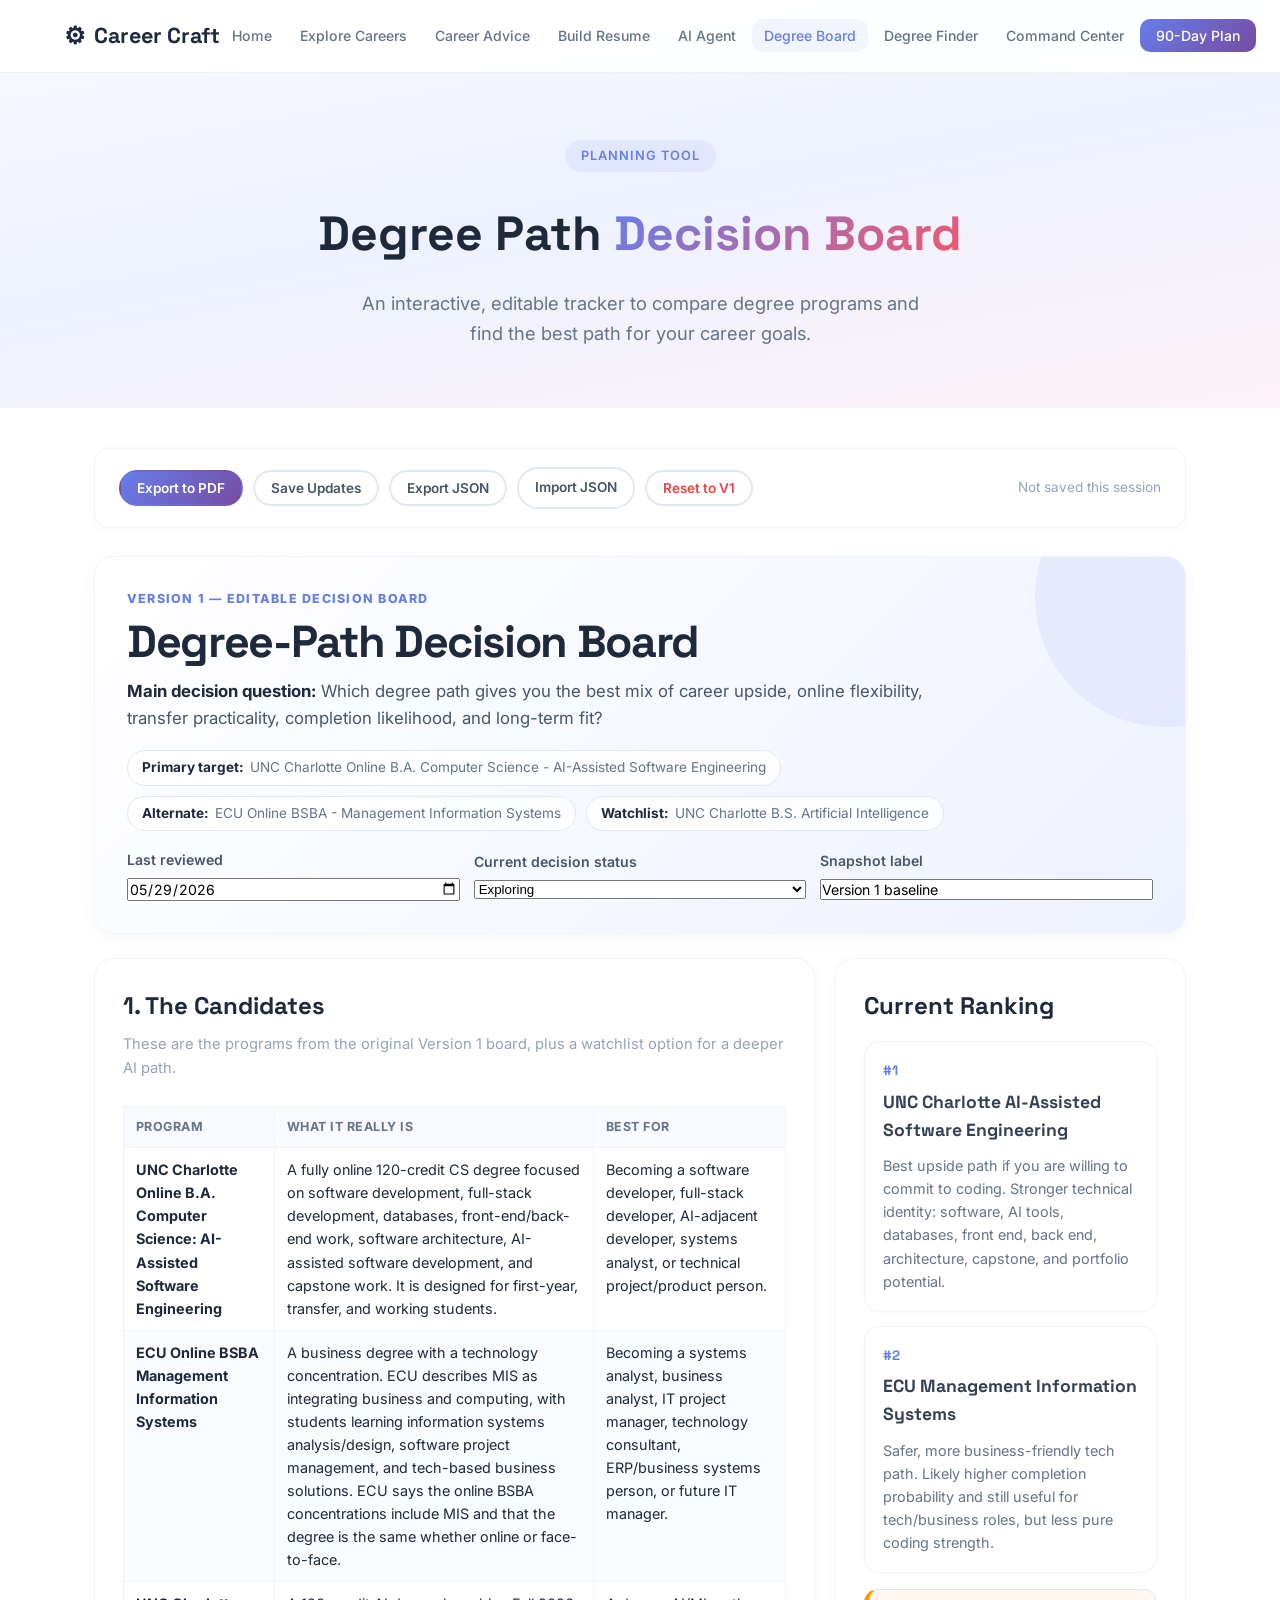
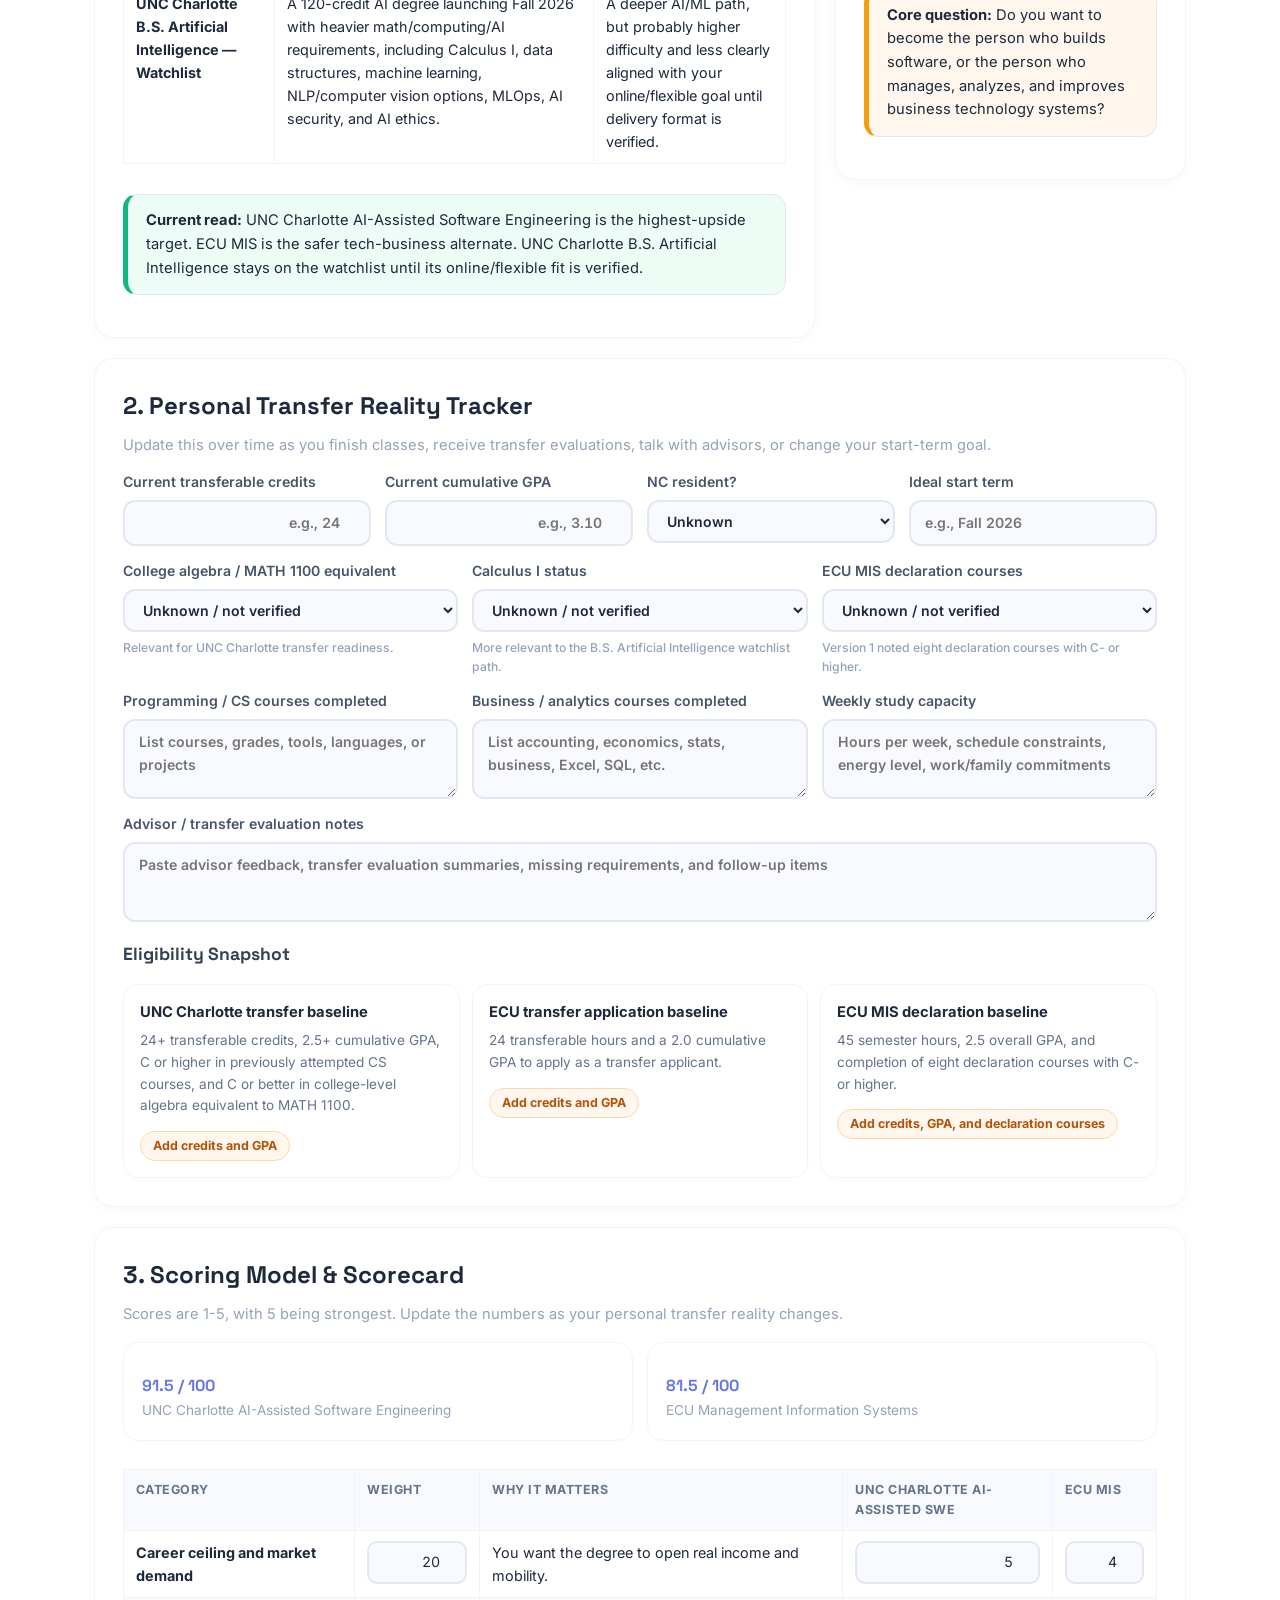
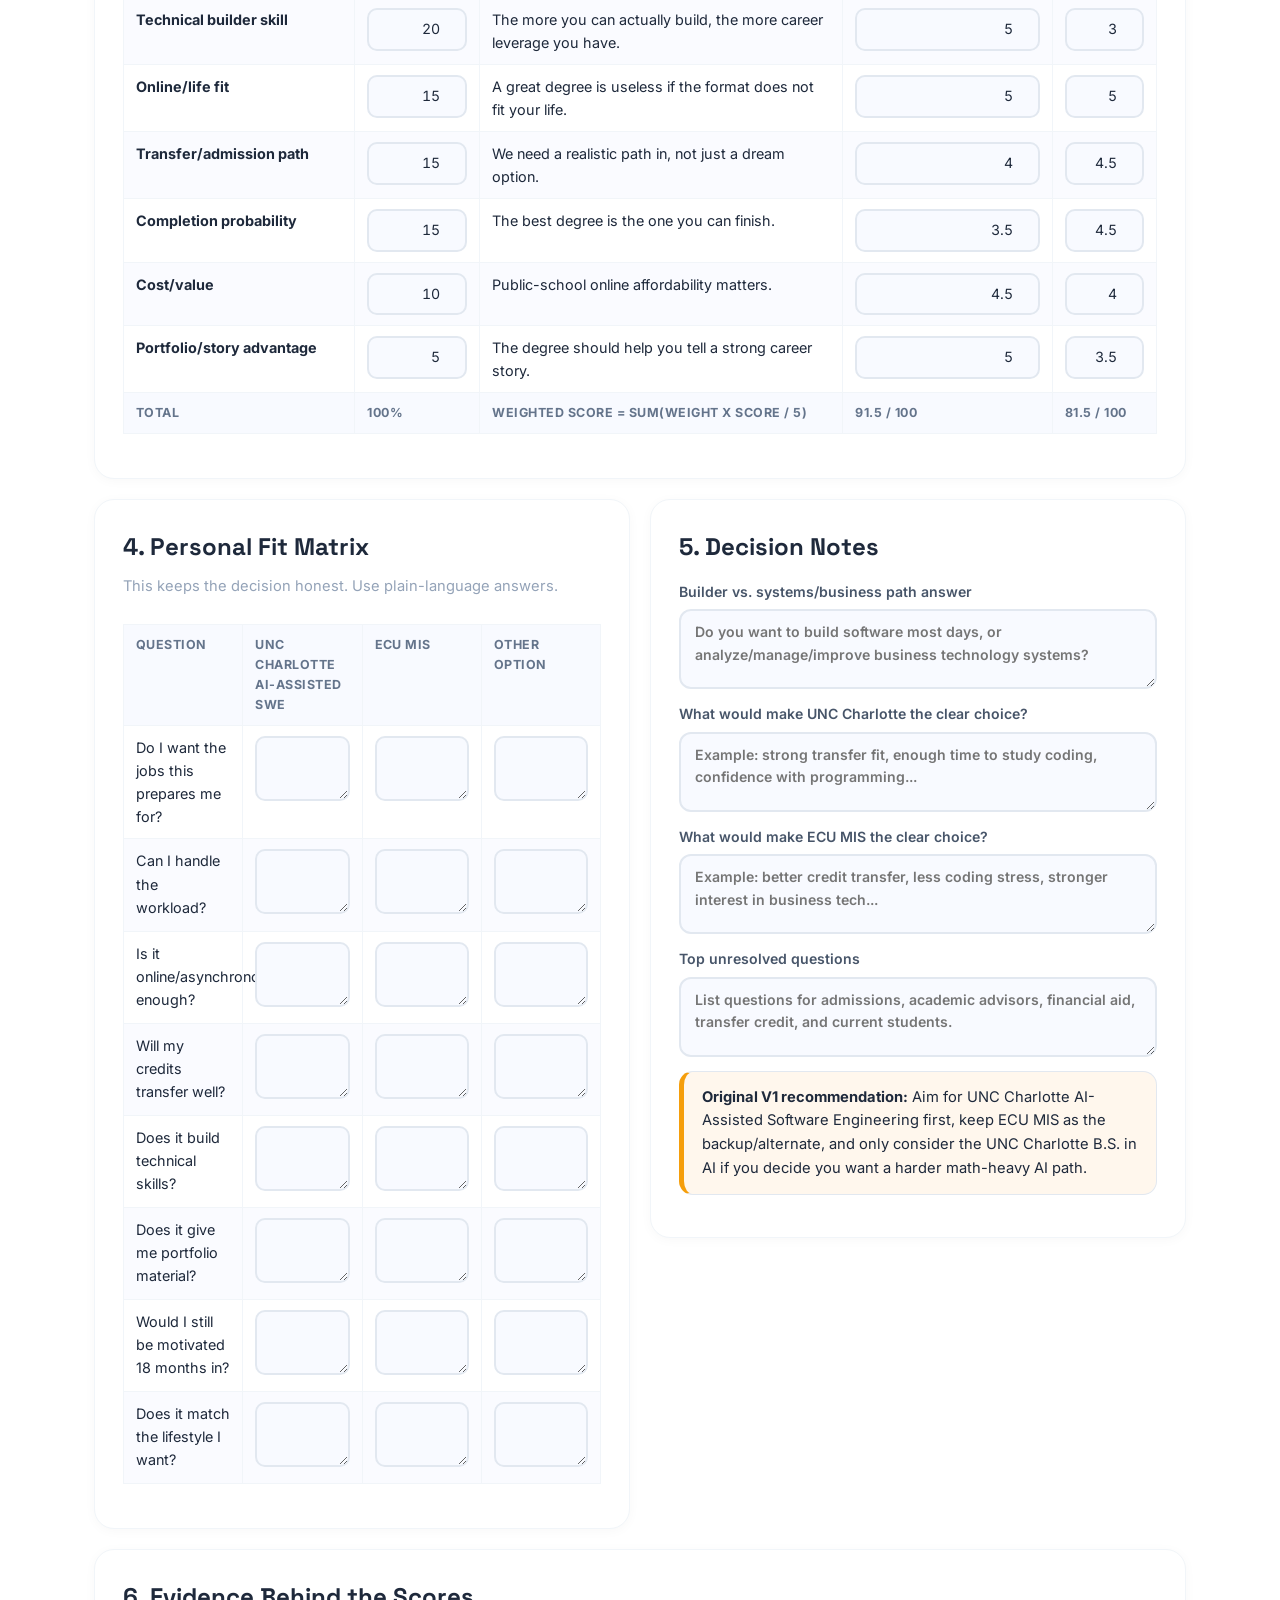
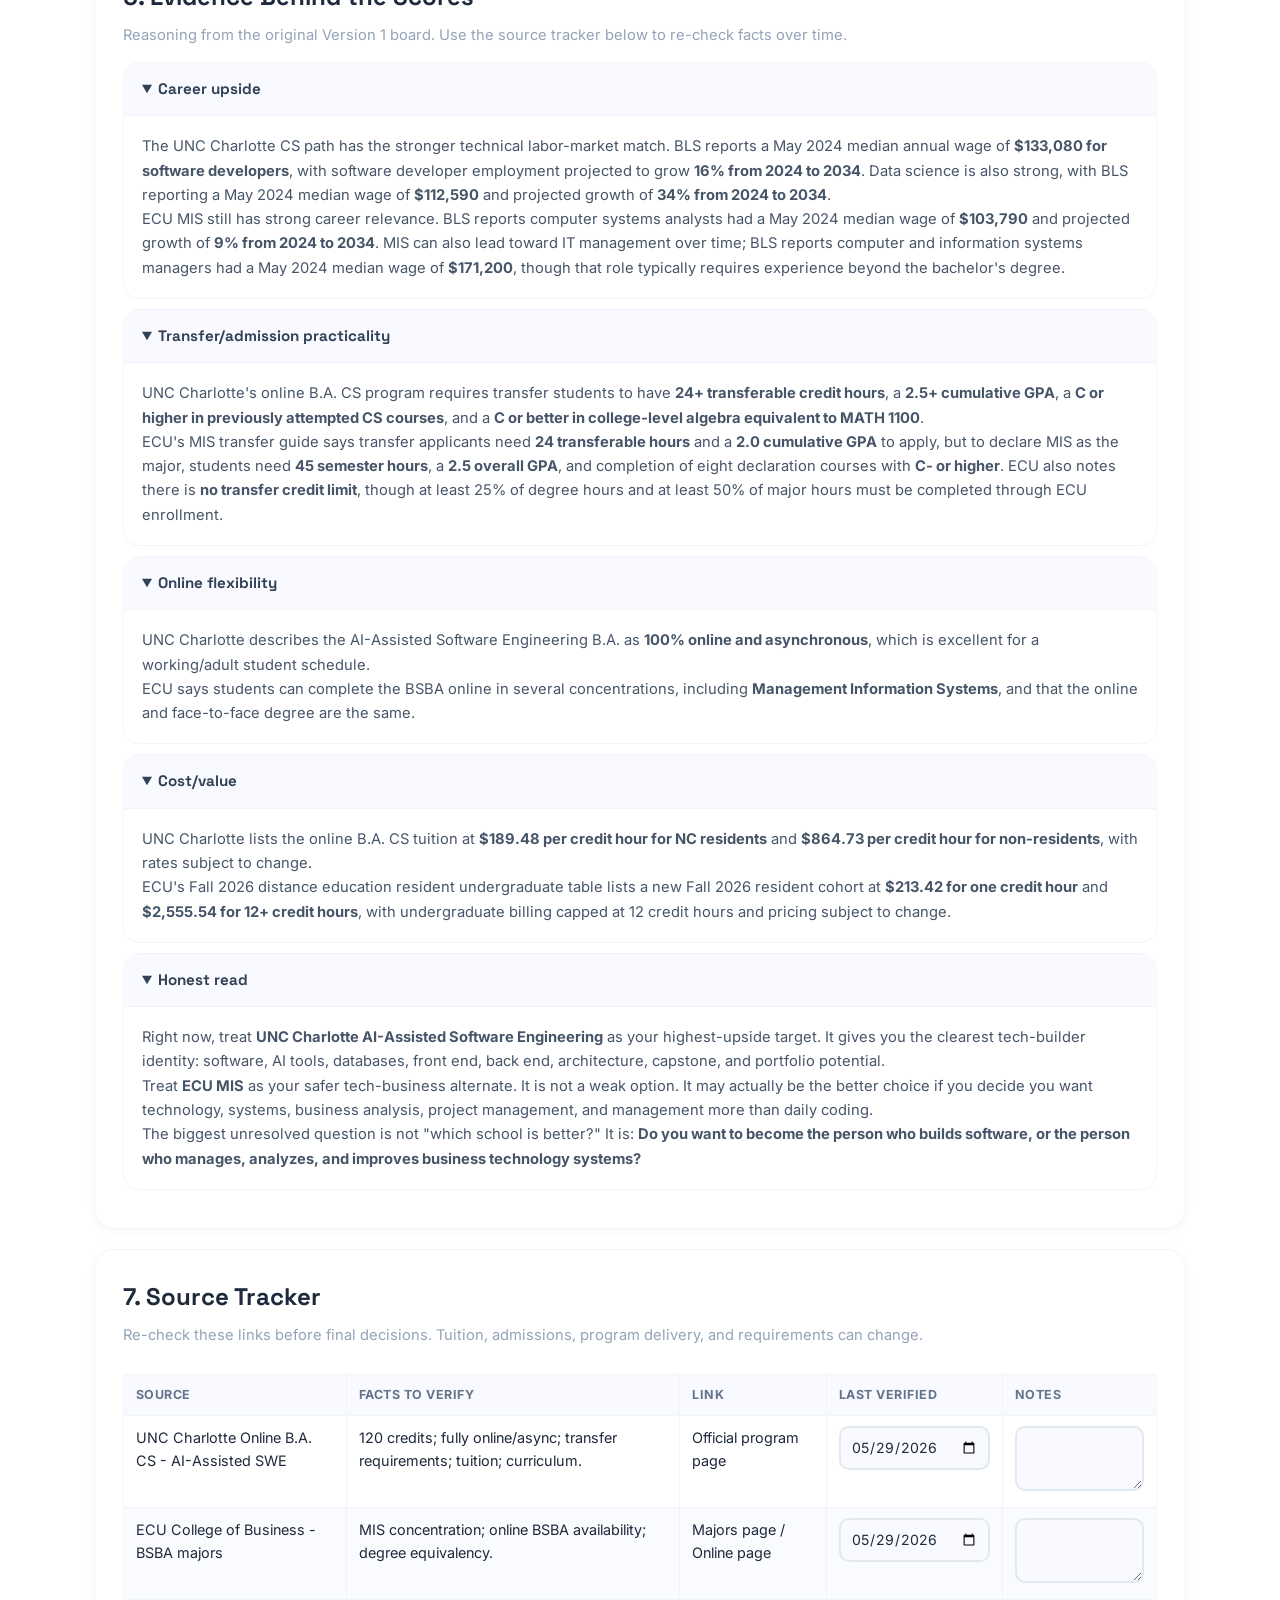
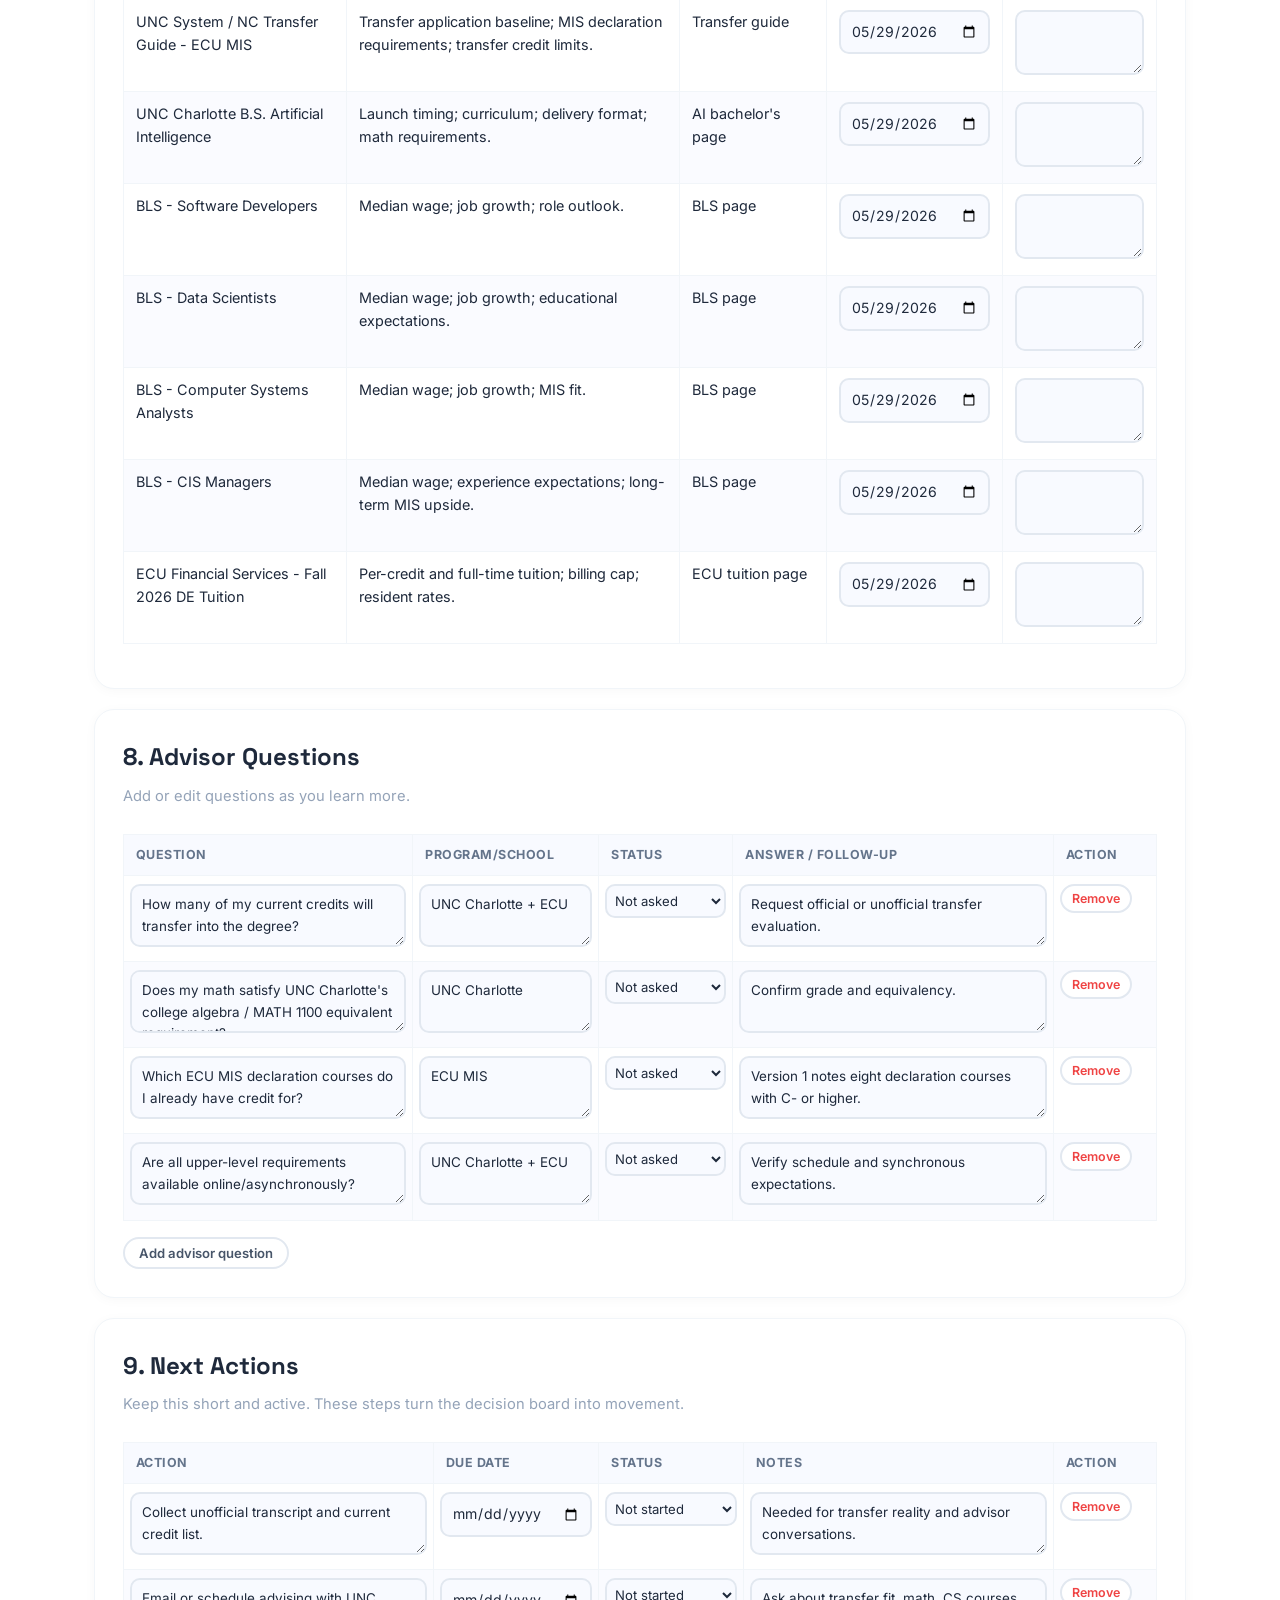
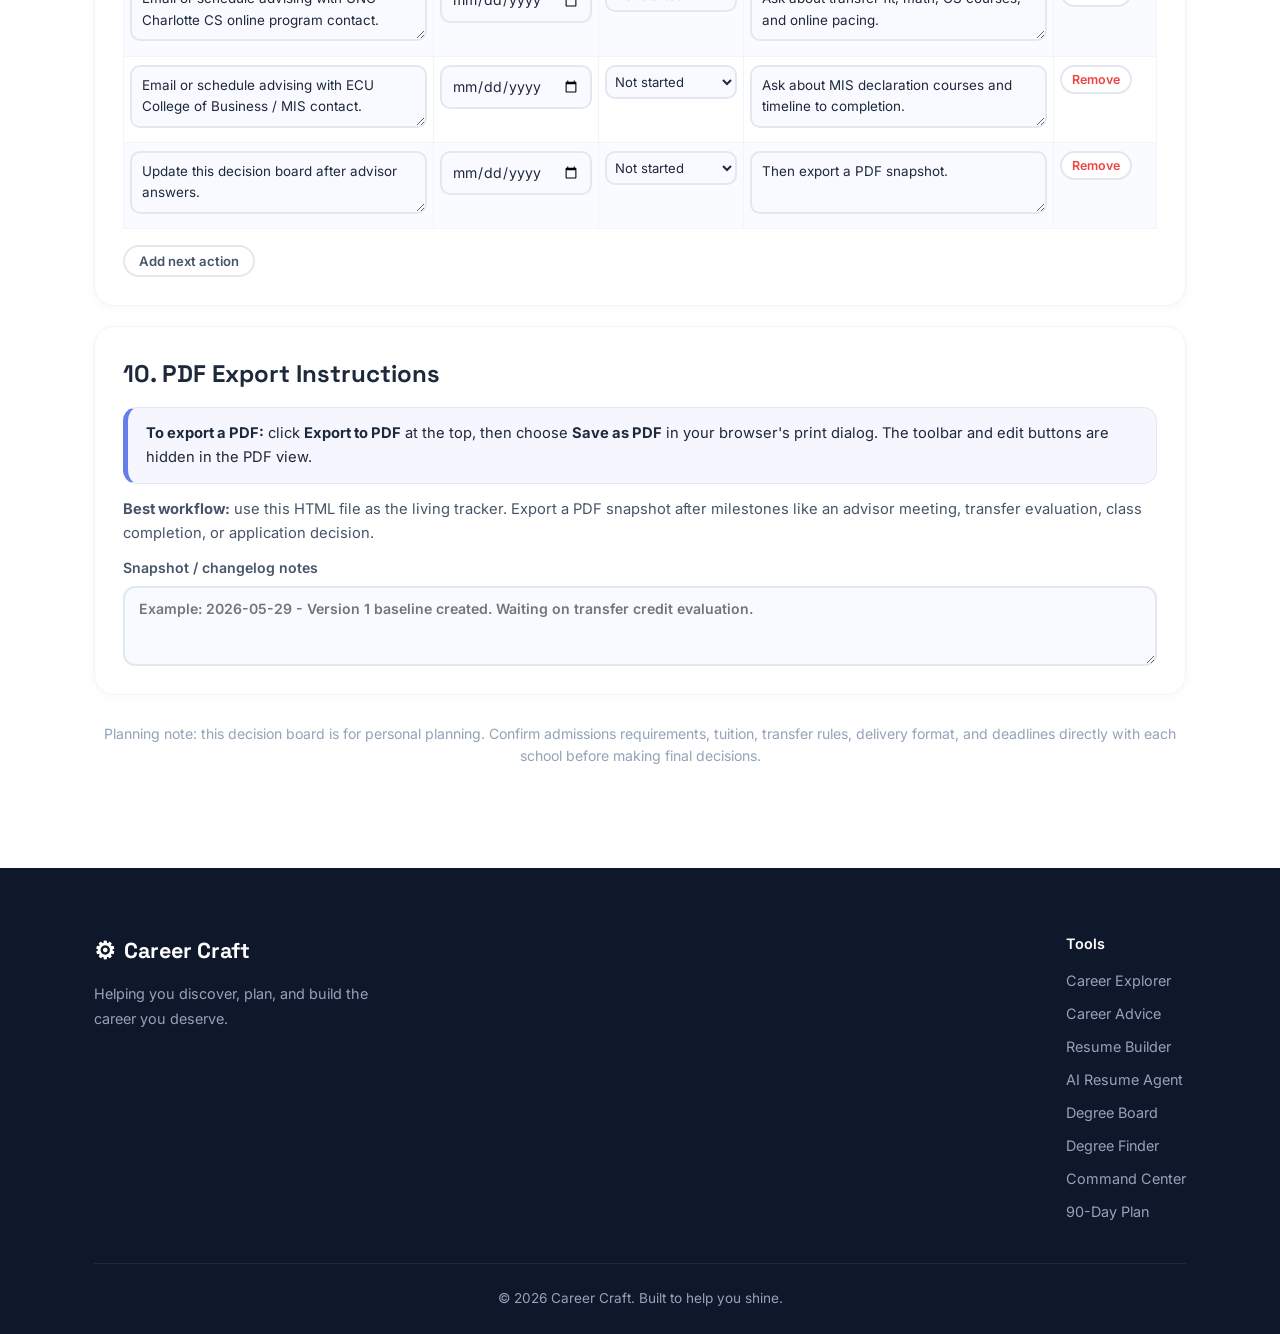
<file: degree-path.html>
<!DOCTYPE html>
<html lang="en">
<head>
    <meta charset="UTF-8">
    <meta name="viewport" content="width=device-width, initial-scale=1.0">
    <meta name="theme-color" content="#667eea">
    <link rel="manifest" href="manifest.json">
    <link rel="icon" href="favicon.ico" sizes="any">
    <link rel="icon" href="icons/icon.svg" type="image/svg+xml">
    <link rel="apple-touch-icon" href="icons/apple-touch-icon.png">
    <title>Degree Path Decision Board - Career Craft</title>
    <link rel="stylesheet" href="css/styles.css">
    <link rel="preconnect" href="https://fonts.googleapis.com">
    <link href="https://fonts.googleapis.com/css2?family=Inter:wght@300;400;500;600;700;800&family=Space+Grotesk:wght@400;500;600;700&display=swap" rel="stylesheet">
    <style>
      /* === Decision Board Page Styles === */
      .db-page { padding: 40px 0 100px; }

      .db-toolbar {
        display: flex; gap: 10px; flex-wrap: wrap; align-items: center;
        padding: 18px 24px; background: #fff; border-radius: 16px;
        border: 1px solid #f1f5f9; box-shadow: 0 2px 12px rgba(0,0,0,0.03);
        margin-bottom: 28px;
      }
      .db-toolbar .save-state { color: #94a3b8; font-size: 0.85rem; margin-left: auto; }
      .db-btn {
        display: inline-flex; align-items: center; gap: 6px;
        padding: 8px 16px; border-radius: 50px; border: 2px solid #e2e8f0;
        background: #fff; color: #475569; font-weight: 600; font-size: 0.85rem;
        cursor: pointer; transition: all 0.2s;
      }
      .db-btn:hover { border-color: #667eea; color: #667eea; }
      .db-btn.primary { background: linear-gradient(135deg,#667eea,#764ba2); color: #fff; border-color: transparent; }
      .db-btn.primary:hover { box-shadow: 0 4px 15px rgba(102,126,234,0.4); }
      .db-btn.danger { color: #ef4444; }
      .db-btn.danger:hover { border-color: #ef4444; }
      input[type="file"].db-file-input { display: none; }

      .db-hero {
        background: linear-gradient(135deg, #fff 0%, #eef2ff 100%);
        border: 1px solid #f1f5f9; border-radius: 20px;
        box-shadow: 0 4px 20px rgba(0,0,0,0.04); padding: 32px;
        margin-bottom: 24px; position: relative; overflow: hidden;
      }
      .db-hero::after {
        content: ""; position: absolute; width: 260px; height: 260px;
        right: -110px; top: -90px; border-radius: 50%;
        background: rgba(102,126,234,0.09);
      }
      .db-kicker {
        text-transform: uppercase; letter-spacing: 0.1em;
        color: #667eea; font-weight: 800; font-size: 0.78rem; margin: 0 0 8px;
      }
      .db-hero h2 {
        font-family: 'Space Grotesk', sans-serif; font-size: clamp(1.8rem,3.5vw,2.8rem);
        font-weight: 800; line-height: 1.1; margin: 0 0 12px; letter-spacing: -0.03em;
      }
      .db-hero .lead { font-size: 1.05rem; max-width: 840px; color: #475569; margin-bottom: 0; }
      .db-hero .lead strong { color: #1e293b; }

      .meta-row { display: flex; gap: 10px; flex-wrap: wrap; align-items: center; margin-top: 18px; }
      .pill {
        display: inline-flex; align-items: center; gap: 6px;
        border: 1px solid #e2e8f0; border-radius: 50px; padding: 6px 14px;
        background: rgba(255,255,255,0.8); color: #64748b; font-size: 0.85rem;
      }
      .pill strong { color: #1e293b; }

      .db-grid { display: grid; grid-template-columns: repeat(12,1fr); gap: 20px; align-items: start; }
      .db-card {
        grid-column: span 12; background: #fff; border: 1px solid #f1f5f9;
        border-radius: 20px; box-shadow: 0 2px 12px rgba(0,0,0,0.03);
        padding: 28px; overflow: hidden;
      }
      .db-card h2 {
        font-family: 'Space Grotesk', sans-serif; font-size: 1.5rem;
        font-weight: 800; margin: 0 0 14px; color: #1e293b;
      }
      .db-card h3 {
        font-family: 'Space Grotesk', sans-serif; font-size: 1.1rem;
        font-weight: 700; margin: 18px 0 10px; color: #334155;
      }
      .span-4 { grid-column: span 4; }
      .span-5 { grid-column: span 5; }
      .span-6 { grid-column: span 6; }
      .span-7 { grid-column: span 7; }
      .span-8 { grid-column: span 8; }
      .section-note { color: #94a3b8; font-size: 0.92rem; margin-top: -6px; margin-bottom: 14px; }

      .callout {
        border: 1px solid #e2e8f0; border-left: 5px solid #667eea;
        background: rgba(102,126,234,0.06); padding: 14px 18px;
        border-radius: 14px; margin: 14px 0; font-size: 0.92rem;
      }
      .callout.orange { background: #fff7ed; border-left-color: #f59e0b; }
      .callout.green { background: #ecfdf5; border-left-color: #10b981; }
      .callout.red { background: #fef2f2; border-left-color: #ef4444; }
      .callout p:last-child { margin-bottom: 0; }
      .callout p { margin: 0 0 8px; }

      .db-card table {
        width: 100%; border-collapse: collapse; margin: 12px 0 16px; font-size: 0.9rem;
      }
      .db-card th, .db-card td {
        border: 1px solid #f1f5f9; padding: 10px 12px;
        vertical-align: top; text-align: left;
      }
      .db-card th {
        background: #f8faff; font-size: 0.78rem; text-transform: uppercase;
        letter-spacing: 0.04em; color: #64748b; font-weight: 700;
      }
      .db-card tr:nth-child(even) td { background: #fafbff; }
      .table-scroll { overflow-x: auto; }

      .db-form-grid { display: grid; grid-template-columns: repeat(12,1fr); gap: 14px; }
      label.db-field {
        grid-column: span 6; display: flex; flex-direction: column; gap: 6px;
        font-weight: 600; color: #475569; font-size: 0.88rem;
      }
      label.db-field.full { grid-column: span 12; }
      label.db-field.third { grid-column: span 4; }
      label.db-field.quarter { grid-column: span 3; }
      .db-card input, .db-card select, .db-card textarea {
        width: 100%; border: 2px solid #e2e8f0; border-radius: 12px;
        padding: 10px 14px; font: inherit; color: #1e293b;
        background: #f8faff; transition: border-color 0.2s;
      }
      .db-card input:focus, .db-card textarea:focus, .db-card select:focus {
        outline: none; border-color: #667eea; background: #fff;
      }
      .db-card textarea { min-height: 80px; resize: vertical; }
      .tiny-help { color: #94a3b8; font-size: 0.76rem; font-weight: 500; }

      .eligibility-list { display: grid; grid-template-columns: repeat(3,minmax(0,1fr)); gap: 12px; margin-top: 16px; }
      .status-card {
        border: 1px solid #f1f5f9; border-radius: 16px; padding: 16px;
        background: #fff; box-shadow: 0 1px 6px rgba(0,0,0,0.02);
      }
      .status-card strong { display: block; margin-bottom: 6px; font-size: 0.92rem; }
      .status-card p { font-size: 0.85rem; color: #64748b; margin: 0 0 8px; }
      .status {
        display: inline-flex; align-items: center; gap: 5px;
        padding: 4px 12px; border-radius: 50px; font-size: 0.78rem; font-weight: 700; margin-top: 6px;
      }
      .status.yes { color: #0f766e; background: #ecfdf5; border: 1px solid #a7f3d0; }
      .status.no { color: #b91c1c; background: #fef2f2; border: 1px solid #fecaca; }
      .status.maybe { color: #b45309; background: #fff7ed; border: 1px solid #fed7aa; }

      .score-total {
        font-family: 'Space Grotesk', sans-serif;
        font-size: 2.2rem; line-height: 1; font-weight: 900; letter-spacing: -0.04em;
        background: linear-gradient(135deg,#667eea,#764ba2);
        -webkit-background-clip: text; -webkit-text-fill-color: transparent; background-clip: text;
      }
      .score-total span { font-size: 1rem; letter-spacing: 0; }
      .score-label { color: #94a3b8; font-size: 0.85rem; margin-top: 4px; }

      .rank-cards { display: grid; grid-template-columns: repeat(2,minmax(0,1fr)); gap: 14px; margin: 16px 0; }
      .rank-card {
        border: 1px solid #f1f5f9; border-radius: 16px; padding: 18px;
        background: #fff; box-shadow: 0 1px 6px rgba(0,0,0,0.02);
      }
      .rank-card .place {
        font-family: 'Space Grotesk', sans-serif;
        color: #667eea; font-weight: 900; font-size: 0.85rem;
      }
      .rank-card h3 { margin-top: 6px; }

      .editable-table input, .editable-table textarea, .editable-table select {
        border-radius: 10px; padding: 8px 10px; min-width: 0; font-size: 0.88rem; width: 100%; box-sizing: border-box;
      }
      .editable-table textarea { min-height: 56px; resize: vertical; }

      #fitTable { table-layout: fixed; }
      #fitTable th:first-child, #fitTable td:first-child { width: 25%; }

      #advisorTable, #actionTable { table-layout: fixed; }
      #advisorTable td, #actionTable td { padding: 8px 6px; }
      #advisorTable textarea, #actionTable textarea { min-height: 44px; font-size: 0.84rem; }
      #advisorTable select, #actionTable select { font-size: 0.82rem; padding: 6px 4px; }
      #advisorTable .col-remove, #actionTable .col-remove { width: 70px; }
      #advisorTable .small-button, #actionTable .small-button { padding: 5px 10px; font-size: 0.78rem; white-space: nowrap; }

      .small-button {
        padding: 6px 14px; font-size: 0.82rem; border-radius: 50px;
        border: 2px solid #e2e8f0; background: #fff; color: #475569;
        font-weight: 600; cursor: pointer; transition: all 0.2s;
      }
      .small-button:hover { border-color: #667eea; color: #667eea; }
      .small-button.danger { color: #ef4444; }
      .small-button.danger:hover { border-color: #ef4444; }

      .db-card details {
        border: 1px solid #f1f5f9; border-radius: 16px;
        background: #fff; margin: 10px 0; overflow: hidden;
      }
      .db-card summary {
        cursor: pointer; padding: 14px 18px; font-weight: 700;
        background: #f8faff; color: #334155; font-size: 0.95rem;
        font-family: 'Space Grotesk', sans-serif;
      }
      .db-card summary:hover { background: #eef2ff; }
      .db-card details .detail-body { padding: 18px; border-top: 1px solid #f1f5f9; }
      .db-card details .detail-body p { font-size: 0.92rem; color: #475569; line-height: 1.65; }

      .db-footer-note { color: #94a3b8; text-align: center; margin: 28px 0 0; font-size: 0.88rem; }
      .print-only { display: none; }

      .num, .db-card input[type="number"] { text-align: right; font-variant-numeric: tabular-nums; }
      .nowrap { white-space: nowrap; }
      .db-card ul { margin-top: 8px; padding-left: 20px; }
      .db-card li { margin: 6px 0; font-size: 0.92rem; color: #475569; }

      @media (max-width: 968px) {
        .span-4,.span-5,.span-6,.span-7,.span-8 { grid-column: span 12; }
        label.db-field, label.db-field.third, label.db-field.quarter { grid-column: span 12; }
        .eligibility-list, .rank-cards { grid-template-columns: 1fr; }
        .db-hero { padding: 24px; }
      }

      @media print {
        body * { visibility: hidden; }
        .db-page, .db-page * { visibility: visible; }
        .db-page { position: absolute; left: 0; top: 0; width: 100%; padding: 0.5in; }
        .navbar, .footer, .db-toolbar, .no-print, button, .db-btn { display: none !important; }
        .print-only { display: block; }
        .db-card, .rank-card, .status-card, details { box-shadow: none !important; break-inside: avoid; }
        .db-hero { background: #fff; border-radius: 0; border: 0; padding: 0 0 14px; }
        .db-hero::after { display: none; }
        .db-card { border-radius: 10px; padding: 14px; }
        details:not([open]) .detail-body { display: block; }
      }
    </style>
</head>
<body>
    <nav class="navbar">
        <div class="nav-container">
            <a href="index.html" class="nav-logo">
                <span class="logo-icon">&#9881;</span> Career Craft
            </a>
            <button class="nav-toggle" aria-label="Toggle navigation">
                <span></span><span></span><span></span>
            </button>
            <ul class="nav-menu">
                <li><a href="index.html" class="nav-link">Home</a></li>
                <li><a href="explore.html" class="nav-link">Explore Careers</a></li>
                <li><a href="advice.html" class="nav-link">Career Advice</a></li>
                <li><a href="resume.html" class="nav-link">Build Resume</a></li>
                <li><a href="agent.html" class="nav-link">AI Agent</a></li>
                <li><a href="degree-path.html" class="nav-link active">Degree Board</a></li>
                <li><a href="degree-finder.html" class="nav-link">Degree Finder</a></li>
                <li><a href="command-center.html" class="nav-link">Command Center</a></li>
                <li><a href="launch-plan.html" class="nav-link cta-button">90-Day Plan</a></li>
            </ul>
        </div>
    </nav>

    <section class="page-hero">
        <div class="container">
            <span class="section-tag">Planning Tool</span>
            <h1>Degree Path <span class="gradient-text">Decision Board</span></h1>
            <p>An interactive, editable tracker to compare degree programs and find the best path for your career goals.</p>
        </div>
    </section>

    <section class="db-page">
        <div class="container">
            <!-- Toolbar -->
            <div class="db-toolbar no-print">
                <button class="db-btn primary" id="printBtn" type="button">Export to PDF</button>
                <button class="db-btn" id="saveBtn" type="button">Save Updates</button>
                <button class="db-btn" id="exportJsonBtn" type="button">Export JSON</button>
                <label class="db-btn" for="importJson">Import JSON</label>
                <input id="importJson" type="file" accept="application/json" class="db-file-input" />
                <button class="db-btn danger" id="resetBtn" type="button">Reset to V1</button>
                <span class="save-state" id="saveState">Not saved this session</span>
            </div>

            <!-- Hero -->
            <div class="db-hero">
                <p class="db-kicker">Version 1 &mdash; Editable Decision Board</p>
                <h2>Degree-Path Decision Board</h2>
                <p class="lead"><strong>Main decision question:</strong> Which degree path gives you the best mix of career upside, online flexibility, transfer practicality, completion likelihood, and long-term fit?</p>
                <div class="meta-row">
                    <span class="pill"><strong>Primary target:</strong> UNC Charlotte Online B.A. Computer Science - AI-Assisted Software Engineering</span>
                    <span class="pill"><strong>Alternate:</strong> ECU Online BSBA - Management Information Systems</span>
                    <span class="pill"><strong>Watchlist:</strong> UNC Charlotte B.S. Artificial Intelligence</span>
                </div>
                <div class="meta-row db-form-grid" style="margin-top:18px;">
                    <label class="db-field third">
                        Last reviewed
                        <input data-key="lastReviewed" type="date" value="2026-05-29" />
                    </label>
                    <label class="db-field third">
                        Current decision status
                        <select data-key="decisionStatus">
                            <option value="Exploring">Exploring</option>
                            <option value="UNC Charlotte target">UNC Charlotte target</option>
                            <option value="ECU MIS target">ECU MIS target</option>
                            <option value="Waiting on advisor/transfer eval">Waiting on advisor/transfer eval</option>
                            <option value="Ready to apply">Ready to apply</option>
                        </select>
                    </label>
                    <label class="db-field third">
                        Snapshot label
                        <input data-key="snapshotLabel" type="text" value="Version 1 baseline" />
                    </label>
                </div>
                <p class="print-only"><strong>PDF snapshot note:</strong> This document was exported from the editable HTML dashboard. Program facts, tuition, and admissions requirements should be verified directly with each school before applying.</p>
            </div>

            <div class="db-grid">
                <!-- 1. Candidates -->
                <section class="db-card span-8" id="candidates">
                    <h2>1. The Candidates</h2>
                    <p class="section-note">These are the programs from the original Version 1 board, plus a watchlist option for a deeper AI path.</p>
                    <div class="table-scroll">
                        <table>
                            <thead>
                                <tr><th>Program</th><th>What it really is</th><th>Best for</th></tr>
                            </thead>
                            <tbody>
                                <tr>
                                    <td><strong>UNC Charlotte Online B.A. Computer Science: AI-Assisted Software Engineering</strong></td>
                                    <td>A fully online 120-credit CS degree focused on software development, full-stack development, databases, front-end/back-end work, software architecture, AI-assisted software development, and capstone work. It is designed for first-year, transfer, and working students.</td>
                                    <td>Becoming a software developer, full-stack developer, AI-adjacent developer, systems analyst, or technical project/product person.</td>
                                </tr>
                                <tr>
                                    <td><strong>ECU Online BSBA Management Information Systems</strong></td>
                                    <td>A business degree with a technology concentration. ECU describes MIS as integrating business and computing, with students learning information systems analysis/design, software project management, and tech-based business solutions. ECU says the online BSBA concentrations include MIS and that the degree is the same whether online or face-to-face.</td>
                                    <td>Becoming a systems analyst, business analyst, IT project manager, technology consultant, ERP/business systems person, or future IT manager.</td>
                                </tr>
                                <tr>
                                    <td><strong>UNC Charlotte B.S. Artificial Intelligence &mdash; Watchlist</strong></td>
                                    <td>A 120-credit AI degree launching Fall 2026 with heavier math/computing/AI requirements, including Calculus I, data structures, machine learning, NLP/computer vision options, MLOps, AI security, and AI ethics.</td>
                                    <td>A deeper AI/ML path, but probably higher difficulty and less clearly aligned with your online/flexible goal until delivery format is verified.</td>
                                </tr>
                            </tbody>
                        </table>
                    </div>
                    <div class="callout green">
                        <p><strong>Current read:</strong> UNC Charlotte AI-Assisted Software Engineering is the highest-upside target. ECU MIS is the safer tech-business alternate. UNC Charlotte B.S. Artificial Intelligence stays on the watchlist until its online/flexible fit is verified.</p>
                    </div>
                </section>

                <!-- Current Ranking -->
                <section class="db-card span-4" id="rankings">
                    <h2>Current Ranking</h2>
                    <div class="rank-cards" style="grid-template-columns:1fr;">
                        <div class="rank-card">
                            <div class="place">#1</div>
                            <h3 id="rankOneName">UNC Charlotte AI-Assisted Software Engineering</h3>
                            <p id="rankOneText" style="font-size:0.9rem;color:#64748b;">Best upside path if you are willing to commit to coding. Stronger technical identity: software, AI tools, databases, front end, back end, architecture, capstone, and portfolio potential.</p>
                        </div>
                        <div class="rank-card">
                            <div class="place">#2</div>
                            <h3 id="rankTwoName">ECU Management Information Systems</h3>
                            <p id="rankTwoText" style="font-size:0.9rem;color:#64748b;">Safer, more business-friendly tech path. Likely higher completion probability and still useful for tech/business roles, but less pure coding strength.</p>
                        </div>
                    </div>
                    <div class="callout orange">
                        <p><strong>Core question:</strong> Do you want to become the person who builds software, or the person who manages, analyzes, and improves business technology systems?</p>
                    </div>
                </section>

                <!-- 2. Personal Transfer Reality -->
                <section class="db-card" id="personalReality">
                    <h2>2. Personal Transfer Reality Tracker</h2>
                    <p class="section-note">Update this over time as you finish classes, receive transfer evaluations, talk with advisors, or change your start-term goal.</p>
                    <div class="db-form-grid">
                        <label class="db-field quarter">Current transferable credits<input data-key="credits" id="credits" type="number" min="0" step="1" placeholder="e.g., 24" /></label>
                        <label class="db-field quarter">Current cumulative GPA<input data-key="gpa" id="gpa" type="number" min="0" max="4" step="0.01" placeholder="e.g., 3.10" /></label>
                        <label class="db-field quarter">NC resident?
                            <select data-key="ncResident" id="ncResident">
                                <option value="unknown">Unknown</option><option value="yes">Yes</option><option value="no">No</option>
                            </select>
                        </label>
                        <label class="db-field quarter">Ideal start term<input data-key="startTerm" type="text" placeholder="e.g., Fall 2026" /></label>
                        <label class="db-field third">College algebra / MATH 1100 equivalent
                            <select data-key="math1100" id="math1100">
                                <option value="unknown">Unknown / not verified</option><option value="completeC">Completed with C or better</option><option value="inProgress">In progress</option><option value="notYet">Not yet completed</option><option value="belowC">Completed below C</option>
                            </select>
                            <span class="tiny-help">Relevant for UNC Charlotte transfer readiness.</span>
                        </label>
                        <label class="db-field third">Calculus I status
                            <select data-key="calculusStatus">
                                <option value="unknown">Unknown / not verified</option><option value="complete">Completed</option><option value="inProgress">In progress</option><option value="notYet">Not yet completed</option><option value="notNeededCurrent">Probably not needed for current target</option>
                            </select>
                            <span class="tiny-help">More relevant to the B.S. Artificial Intelligence watchlist path.</span>
                        </label>
                        <label class="db-field third">ECU MIS declaration courses
                            <select data-key="ecuDeclaration" id="ecuDeclaration">
                                <option value="unknown">Unknown / not verified</option><option value="complete">All required declaration courses complete</option><option value="partial">Some complete</option><option value="notYet">Not yet started</option>
                            </select>
                            <span class="tiny-help">Version 1 noted eight declaration courses with C- or higher.</span>
                        </label>
                        <label class="db-field third">Programming / CS courses completed<textarea data-key="csCourses" placeholder="List courses, grades, tools, languages, or projects"></textarea></label>
                        <label class="db-field third">Business / analytics courses completed<textarea data-key="businessCourses" placeholder="List accounting, economics, stats, business, Excel, SQL, etc."></textarea></label>
                        <label class="db-field third">Weekly study capacity<textarea data-key="studyCapacity" placeholder="Hours per week, schedule constraints, energy level, work/family commitments"></textarea></label>
                        <label class="db-field full">Advisor / transfer evaluation notes<textarea data-key="advisorNotes" placeholder="Paste advisor feedback, transfer evaluation summaries, missing requirements, and follow-up items"></textarea></label>
                    </div>
                    <h3>Eligibility Snapshot</h3>
                    <div class="eligibility-list">
                        <div class="status-card">
                            <strong>UNC Charlotte transfer baseline</strong>
                            <p>24+ transferable credits, 2.5+ cumulative GPA, C or higher in previously attempted CS courses, and C or better in college-level algebra equivalent to MATH 1100.</p>
                            <span class="status maybe" id="uncEligibility">Add credits and GPA</span>
                        </div>
                        <div class="status-card">
                            <strong>ECU transfer application baseline</strong>
                            <p>24 transferable hours and a 2.0 cumulative GPA to apply as a transfer applicant.</p>
                            <span class="status maybe" id="ecuApplyEligibility">Add credits and GPA</span>
                        </div>
                        <div class="status-card">
                            <strong>ECU MIS declaration baseline</strong>
                            <p>45 semester hours, 2.5 overall GPA, and completion of eight declaration courses with C- or higher.</p>
                            <span class="status maybe" id="ecuDeclareEligibility">Add credits, GPA, and declaration courses</span>
                        </div>
                    </div>
                </section>

                <!-- 3. Scorecard -->
                <section class="db-card" id="scorecard">
                    <h2>3. Scoring Model &amp; Scorecard</h2>
                    <p class="section-note">Scores are 1-5, with 5 being strongest. Update the numbers as your personal transfer reality changes.</p>
                    <div class="rank-cards">
                        <div class="rank-card">
                            <div class="score-total"><span id="uncTotal">91.5</span><span> / 100</span></div>
                            <div class="score-label">UNC Charlotte AI-Assisted Software Engineering</div>
                        </div>
                        <div class="rank-card">
                            <div class="score-total"><span id="ecuTotal">81.5</span><span> / 100</span></div>
                            <div class="score-label">ECU Management Information Systems</div>
                        </div>
                    </div>
                    <div class="table-scroll">
                        <table class="editable-table" id="scoreTable">
                            <thead><tr><th>Category</th><th>Weight</th><th>Why it matters</th><th>UNC Charlotte AI-Assisted SWE</th><th>ECU MIS</th></tr></thead>
                            <tbody>
                                <tr><td><strong>Career ceiling and market demand</strong></td><td><input data-score="weight" data-row="0" type="number" min="0" max="100" step="0.5" value="20" /></td><td>You want the degree to open real income and mobility.</td><td><input data-score="unc" data-row="0" type="number" min="1" max="5" step="0.5" value="5" /></td><td><input data-score="ecu" data-row="0" type="number" min="1" max="5" step="0.5" value="4" /></td></tr>
                                <tr><td><strong>Technical builder skill</strong></td><td><input data-score="weight" data-row="1" type="number" min="0" max="100" step="0.5" value="20" /></td><td>The more you can actually build, the more career leverage you have.</td><td><input data-score="unc" data-row="1" type="number" min="1" max="5" step="0.5" value="5" /></td><td><input data-score="ecu" data-row="1" type="number" min="1" max="5" step="0.5" value="3" /></td></tr>
                                <tr><td><strong>Online/life fit</strong></td><td><input data-score="weight" data-row="2" type="number" min="0" max="100" step="0.5" value="15" /></td><td>A great degree is useless if the format does not fit your life.</td><td><input data-score="unc" data-row="2" type="number" min="1" max="5" step="0.5" value="5" /></td><td><input data-score="ecu" data-row="2" type="number" min="1" max="5" step="0.5" value="5" /></td></tr>
                                <tr><td><strong>Transfer/admission path</strong></td><td><input data-score="weight" data-row="3" type="number" min="0" max="100" step="0.5" value="15" /></td><td>We need a realistic path in, not just a dream option.</td><td><input data-score="unc" data-row="3" type="number" min="1" max="5" step="0.5" value="4" /></td><td><input data-score="ecu" data-row="3" type="number" min="1" max="5" step="0.5" value="4.5" /></td></tr>
                                <tr><td><strong>Completion probability</strong></td><td><input data-score="weight" data-row="4" type="number" min="0" max="100" step="0.5" value="15" /></td><td>The best degree is the one you can finish.</td><td><input data-score="unc" data-row="4" type="number" min="1" max="5" step="0.5" value="3.5" /></td><td><input data-score="ecu" data-row="4" type="number" min="1" max="5" step="0.5" value="4.5" /></td></tr>
                                <tr><td><strong>Cost/value</strong></td><td><input data-score="weight" data-row="5" type="number" min="0" max="100" step="0.5" value="10" /></td><td>Public-school online affordability matters.</td><td><input data-score="unc" data-row="5" type="number" min="1" max="5" step="0.5" value="4.5" /></td><td><input data-score="ecu" data-row="5" type="number" min="1" max="5" step="0.5" value="4" /></td></tr>
                                <tr><td><strong>Portfolio/story advantage</strong></td><td><input data-score="weight" data-row="6" type="number" min="0" max="100" step="0.5" value="5" /></td><td>The degree should help you tell a strong career story.</td><td><input data-score="unc" data-row="6" type="number" min="1" max="5" step="0.5" value="5" /></td><td><input data-score="ecu" data-row="6" type="number" min="1" max="5" step="0.5" value="3.5" /></td></tr>
                            </tbody>
                            <tfoot><tr><th>Total</th><th><span id="weightTotal">100</span>%</th><th>Weighted score = sum(weight x score / 5)</th><th><span id="uncTotalTable">91.5</span> / 100</th><th><span id="ecuTotalTable">81.5</span> / 100</th></tr></tfoot>
                        </table>
                    </div>
                    <div class="callout" id="scoreWarning" style="display:none;">
                        <p><strong>Weight note:</strong> Your weights no longer add to 100%. The totals still calculate from the exact weights entered, but you may want to rebalance them.</p>
                    </div>
                </section>

                <!-- 4. Fit Matrix -->
                <section class="db-card span-6" id="fitMatrix">
                    <h2>4. Personal Fit Matrix</h2>
                    <p class="section-note">This keeps the decision honest. Use plain-language answers.</p>
                    <div class="table-scroll">
                        <table class="editable-table" id="fitTable">
                            <thead><tr><th>Question</th><th>UNC Charlotte AI-Assisted SWE</th><th>ECU MIS</th><th>Other option</th></tr></thead>
                            <tbody>
                                <tr><td>Do I want the jobs this prepares me for?</td><td><textarea data-key="fit_unc_jobs"></textarea></td><td><textarea data-key="fit_ecu_jobs"></textarea></td><td><textarea data-key="fit_other_jobs"></textarea></td></tr>
                                <tr><td>Can I handle the workload?</td><td><textarea data-key="fit_unc_workload"></textarea></td><td><textarea data-key="fit_ecu_workload"></textarea></td><td><textarea data-key="fit_other_workload"></textarea></td></tr>
                                <tr><td>Is it online/asynchronous enough?</td><td><textarea data-key="fit_unc_online"></textarea></td><td><textarea data-key="fit_ecu_online"></textarea></td><td><textarea data-key="fit_other_online"></textarea></td></tr>
                                <tr><td>Will my credits transfer well?</td><td><textarea data-key="fit_unc_transfer"></textarea></td><td><textarea data-key="fit_ecu_transfer"></textarea></td><td><textarea data-key="fit_other_transfer"></textarea></td></tr>
                                <tr><td>Does it build technical skills?</td><td><textarea data-key="fit_unc_technical"></textarea></td><td><textarea data-key="fit_ecu_technical"></textarea></td><td><textarea data-key="fit_other_technical"></textarea></td></tr>
                                <tr><td>Does it give me portfolio material?</td><td><textarea data-key="fit_unc_portfolio"></textarea></td><td><textarea data-key="fit_ecu_portfolio"></textarea></td><td><textarea data-key="fit_other_portfolio"></textarea></td></tr>
                                <tr><td>Would I still be motivated 18 months in?</td><td><textarea data-key="fit_unc_motivation"></textarea></td><td><textarea data-key="fit_ecu_motivation"></textarea></td><td><textarea data-key="fit_other_motivation"></textarea></td></tr>
                                <tr><td>Does it match the lifestyle I want?</td><td><textarea data-key="fit_unc_lifestyle"></textarea></td><td><textarea data-key="fit_ecu_lifestyle"></textarea></td><td><textarea data-key="fit_other_lifestyle"></textarea></td></tr>
                            </tbody>
                        </table>
                    </div>
                </section>

                <!-- 5. Decision Notes -->
                <section class="db-card span-6" id="decisionNotes">
                    <h2>5. Decision Notes</h2>
                    <div class="db-form-grid">
                        <label class="db-field full">Builder vs. systems/business path answer<textarea data-key="builderVsSystems" placeholder="Do you want to build software most days, or analyze/manage/improve business technology systems?"></textarea></label>
                        <label class="db-field full">What would make UNC Charlotte the clear choice?<textarea data-key="uncClearChoice" placeholder="Example: strong transfer fit, enough time to study coding, confidence with programming..."></textarea></label>
                        <label class="db-field full">What would make ECU MIS the clear choice?<textarea data-key="ecuClearChoice" placeholder="Example: better credit transfer, less coding stress, stronger interest in business tech..."></textarea></label>
                        <label class="db-field full">Top unresolved questions<textarea data-key="unresolvedQuestions" placeholder="List questions for admissions, academic advisors, financial aid, transfer credit, and current students."></textarea></label>
                    </div>
                    <div class="callout orange">
                        <p><strong>Original V1 recommendation:</strong> Aim for UNC Charlotte AI-Assisted Software Engineering first, keep ECU MIS as the backup/alternate, and only consider the UNC Charlotte B.S. in AI if you decide you want a harder math-heavy AI path.</p>
                    </div>
                </section>

                <!-- 6. Evidence -->
                <section class="db-card" id="evidence">
                    <h2>6. Evidence Behind the Scores</h2>
                    <p class="section-note">Reasoning from the original Version 1 board. Use the source tracker below to re-check facts over time.</p>

                    <details open><summary>Career upside</summary><div class="detail-body">
                        <p>The UNC Charlotte CS path has the stronger technical labor-market match. BLS reports a May 2024 median annual wage of <strong>$133,080 for software developers</strong>, with software developer employment projected to grow <strong>16% from 2024 to 2034</strong>. Data science is also strong, with BLS reporting a May 2024 median wage of <strong>$112,590</strong> and projected growth of <strong>34% from 2024 to 2034</strong>.</p>
                        <p>ECU MIS still has strong career relevance. BLS reports computer systems analysts had a May 2024 median wage of <strong>$103,790</strong> and projected growth of <strong>9% from 2024 to 2034</strong>. MIS can also lead toward IT management over time; BLS reports computer and information systems managers had a May 2024 median wage of <strong>$171,200</strong>, though that role typically requires experience beyond the bachelor's degree.</p>
                    </div></details>

                    <details open><summary>Transfer/admission practicality</summary><div class="detail-body">
                        <p>UNC Charlotte's online B.A. CS program requires transfer students to have <strong>24+ transferable credit hours</strong>, a <strong>2.5+ cumulative GPA</strong>, a <strong>C or higher in previously attempted CS courses</strong>, and a <strong>C or better in college-level algebra equivalent to MATH 1100</strong>.</p>
                        <p>ECU's MIS transfer guide says transfer applicants need <strong>24 transferable hours</strong> and a <strong>2.0 cumulative GPA</strong> to apply, but to declare MIS as the major, students need <strong>45 semester hours</strong>, a <strong>2.5 overall GPA</strong>, and completion of eight declaration courses with <strong>C- or higher</strong>. ECU also notes there is <strong>no transfer credit limit</strong>, though at least 25% of degree hours and at least 50% of major hours must be completed through ECU enrollment.</p>
                    </div></details>

                    <details open><summary>Online flexibility</summary><div class="detail-body">
                        <p>UNC Charlotte describes the AI-Assisted Software Engineering B.A. as <strong>100% online and asynchronous</strong>, which is excellent for a working/adult student schedule.</p>
                        <p>ECU says students can complete the BSBA online in several concentrations, including <strong>Management Information Systems</strong>, and that the online and face-to-face degree are the same.</p>
                    </div></details>

                    <details open><summary>Cost/value</summary><div class="detail-body">
                        <p>UNC Charlotte lists the online B.A. CS tuition at <strong>$189.48 per credit hour for NC residents</strong> and <strong>$864.73 per credit hour for non-residents</strong>, with rates subject to change.</p>
                        <p>ECU's Fall 2026 distance education resident undergraduate table lists a new Fall 2026 resident cohort at <strong>$213.42 for one credit hour</strong> and <strong>$2,555.54 for 12+ credit hours</strong>, with undergraduate billing capped at 12 credit hours and pricing subject to change.</p>
                    </div></details>

                    <details open><summary>Honest read</summary><div class="detail-body">
                        <p>Right now, treat <strong>UNC Charlotte AI-Assisted Software Engineering</strong> as your highest-upside target. It gives you the clearest tech-builder identity: software, AI tools, databases, front end, back end, architecture, capstone, and portfolio potential.</p>
                        <p>Treat <strong>ECU MIS</strong> as your safer tech-business alternate. It is not a weak option. It may actually be the better choice if you decide you want technology, systems, business analysis, project management, and management more than daily coding.</p>
                        <p>The biggest unresolved question is not "which school is better?" It is: <strong>Do you want to become the person who builds software, or the person who manages, analyzes, and improves business technology systems?</strong></p>
                    </div></details>
                </section>

                <!-- 7. Source Tracker -->
                <section class="db-card" id="sourceTracker">
                    <h2>7. Source Tracker</h2>
                    <p class="section-note">Re-check these links before final decisions. Tuition, admissions, program delivery, and requirements can change.</p>
                    <div class="table-scroll">
                        <table class="editable-table">
                            <thead><tr><th>Source</th><th>Facts to verify</th><th>Link</th><th>Last verified</th><th>Notes</th></tr></thead>
                            <tbody>
                                <tr><td>UNC Charlotte Online B.A. CS - AI-Assisted SWE</td><td>120 credits; fully online/async; transfer requirements; tuition; curriculum.</td><td><a href="https://academics.charlotte.edu/program/computer-science-ai-assisted-software-engineering-concentration-b-a-online/" target="_blank" rel="noopener">Official program page</a></td><td><input data-key="source_unc_ba_date" type="date" value="2026-05-29" /></td><td><textarea data-key="source_unc_ba_notes"></textarea></td></tr>
                                <tr><td>ECU College of Business - BSBA majors</td><td>MIS concentration; online BSBA availability; degree equivalency.</td><td><a href="https://business.ecu.edu/majors/" target="_blank" rel="noopener">Majors page</a> / <a href="https://business.ecu.edu/online/" target="_blank" rel="noopener">Online page</a></td><td><input data-key="source_ecu_business_date" type="date" value="2026-05-29" /></td><td><textarea data-key="source_ecu_business_notes"></textarea></td></tr>
                                <tr><td>UNC System / NC Transfer Guide - ECU MIS</td><td>Transfer application baseline; MIS declaration requirements; transfer credit limits.</td><td><a href="https://coursetransfer.northcarolina.edu/guide/2025-2026/578" target="_blank" rel="noopener">Transfer guide</a></td><td><input data-key="source_ecu_transfer_date" type="date" value="2026-05-29" /></td><td><textarea data-key="source_ecu_transfer_notes"></textarea></td></tr>
                                <tr><td>UNC Charlotte B.S. Artificial Intelligence</td><td>Launch timing; curriculum; delivery format; math requirements.</td><td><a href="https://cci.charlotte.edu/ai-bachelors/" target="_blank" rel="noopener">AI bachelor's page</a></td><td><input data-key="source_unc_ai_date" type="date" value="2026-05-29" /></td><td><textarea data-key="source_unc_ai_notes"></textarea></td></tr>
                                <tr><td>BLS - Software Developers</td><td>Median wage; job growth; role outlook.</td><td><a href="https://www.bls.gov/ooh/computer-and-information-technology/software-developers.htm" target="_blank" rel="noopener">BLS page</a></td><td><input data-key="source_bls_swe_date" type="date" value="2026-05-29" /></td><td><textarea data-key="source_bls_swe_notes"></textarea></td></tr>
                                <tr><td>BLS - Data Scientists</td><td>Median wage; job growth; educational expectations.</td><td><a href="https://www.bls.gov/ooh/math/data-scientists.htm" target="_blank" rel="noopener">BLS page</a></td><td><input data-key="source_bls_ds_date" type="date" value="2026-05-29" /></td><td><textarea data-key="source_bls_ds_notes"></textarea></td></tr>
                                <tr><td>BLS - Computer Systems Analysts</td><td>Median wage; job growth; MIS fit.</td><td><a href="https://www.bls.gov/ooh/computer-and-information-technology/computer-systems-analysts.htm" target="_blank" rel="noopener">BLS page</a></td><td><input data-key="source_bls_csa_date" type="date" value="2026-05-29" /></td><td><textarea data-key="source_bls_csa_notes"></textarea></td></tr>
                                <tr><td>BLS - CIS Managers</td><td>Median wage; experience expectations; long-term MIS upside.</td><td><a href="https://www.bls.gov/ooh/management/computer-and-information-systems-managers.htm" target="_blank" rel="noopener">BLS page</a></td><td><input data-key="source_bls_cism_date" type="date" value="2026-05-29" /></td><td><textarea data-key="source_bls_cism_notes"></textarea></td></tr>
                                <tr><td>ECU Financial Services - Fall 2026 DE Tuition</td><td>Per-credit and full-time tuition; billing cap; resident rates.</td><td><a href="https://financialservices.ecu.edu/distance-education-tuition-fees-for-fall-2026-undergrad-res/" target="_blank" rel="noopener">ECU tuition page</a></td><td><input data-key="source_ecu_tuition_date" type="date" value="2026-05-29" /></td><td><textarea data-key="source_ecu_tuition_notes"></textarea></td></tr>
                            </tbody>
                        </table>
                    </div>
                </section>

                <!-- 8. Advisor Questions -->
                <section class="db-card" id="advisorQuestions">
                    <h2>8. Advisor Questions</h2>
                    <p class="section-note">Add or edit questions as you learn more.</p>
                    <div class="table-scroll">
                        <table class="editable-table" id="advisorTable">
                            <colgroup><col style="width:28%"><col style="width:18%"><col style="width:13%"><col style="width:31%"><col class="col-remove no-print" style="width:10%"></colgroup>
                            <thead><tr><th>Question</th><th>Program/school</th><th>Status</th><th>Answer / follow-up</th><th class="no-print">Action</th></tr></thead>
                            <tbody id="advisorRows"></tbody>
                        </table>
                    </div>
                    <button class="small-button no-print" type="button" id="addAdvisorRow">Add advisor question</button>
                </section>

                <!-- 9. Next Actions -->
                <section class="db-card" id="nextActions">
                    <h2>9. Next Actions</h2>
                    <p class="section-note">Keep this short and active. These steps turn the decision board into movement.</p>
                    <div class="table-scroll">
                        <table class="editable-table" id="actionTable">
                            <colgroup><col style="width:30%"><col style="width:16%"><col style="width:14%"><col style="width:30%"><col class="col-remove no-print" style="width:10%"></colgroup>
                            <thead><tr><th>Action</th><th>Due date</th><th>Status</th><th>Notes</th><th class="no-print">Action</th></tr></thead>
                            <tbody id="actionRows"></tbody>
                        </table>
                    </div>
                    <button class="small-button no-print" type="button" id="addActionRow">Add next action</button>
                </section>

                <!-- 10. PDF Export -->
                <section class="db-card" id="pdfExport">
                    <h2>10. PDF Export Instructions</h2>
                    <div class="callout">
                        <p><strong>To export a PDF:</strong> click <strong>Export to PDF</strong> at the top, then choose <strong>Save as PDF</strong> in your browser's print dialog. The toolbar and edit buttons are hidden in the PDF view.</p>
                    </div>
                    <p style="font-size:0.92rem;color:#475569;"><strong>Best workflow:</strong> use this HTML file as the living tracker. Export a PDF snapshot after milestones like an advisor meeting, transfer evaluation, class completion, or application decision.</p>
                    <label class="db-field full" style="margin-top:12px;">
                        Snapshot / changelog notes
                        <textarea data-key="changelog" placeholder="Example: 2026-05-29 - Version 1 baseline created. Waiting on transfer credit evaluation."></textarea>
                    </label>
                </section>
            </div>

            <p class="db-footer-note">Planning note: this decision board is for personal planning. Confirm admissions requirements, tuition, transfer rules, delivery format, and deadlines directly with each school before making final decisions.</p>
        </div>
    </section>

    <footer class="footer">
        <div class="container">
            <div class="footer-content">
                <div class="footer-brand">
                    <a href="index.html" class="nav-logo"><span class="logo-icon">&#9881;</span> Career Craft</a>
                    <p>Helping you discover, plan, and build the career you deserve.</p>
                </div>
                <div class="footer-links">
                    <div class="footer-col">
                        <h4>Tools</h4>
                        <a href="explore.html">Career Explorer</a>
                        <a href="advice.html">Career Advice</a>
                        <a href="resume.html">Resume Builder</a>
                        <a href="agent.html">AI Resume Agent</a>
                        <a href="degree-path.html">Degree Board</a>
                        <a href="degree-finder.html">Degree Finder</a>
                        <a href="command-center.html">Command Center</a>
                        <a href="launch-plan.html">90-Day Plan</a>
                    </div>
                </div>
            </div>
            <div class="footer-bottom">
                <p>&copy; 2026 Career Craft. Built to help you shine.</p>
            </div>
        </div>
    </footer>

    <script src="js/main.js"></script>
    <script src="js/degree-path.js"></script>
    <script>if("serviceWorker" in navigator){navigator.serviceWorker.register("sw.js");}</script>
</body>
</html>
</file>
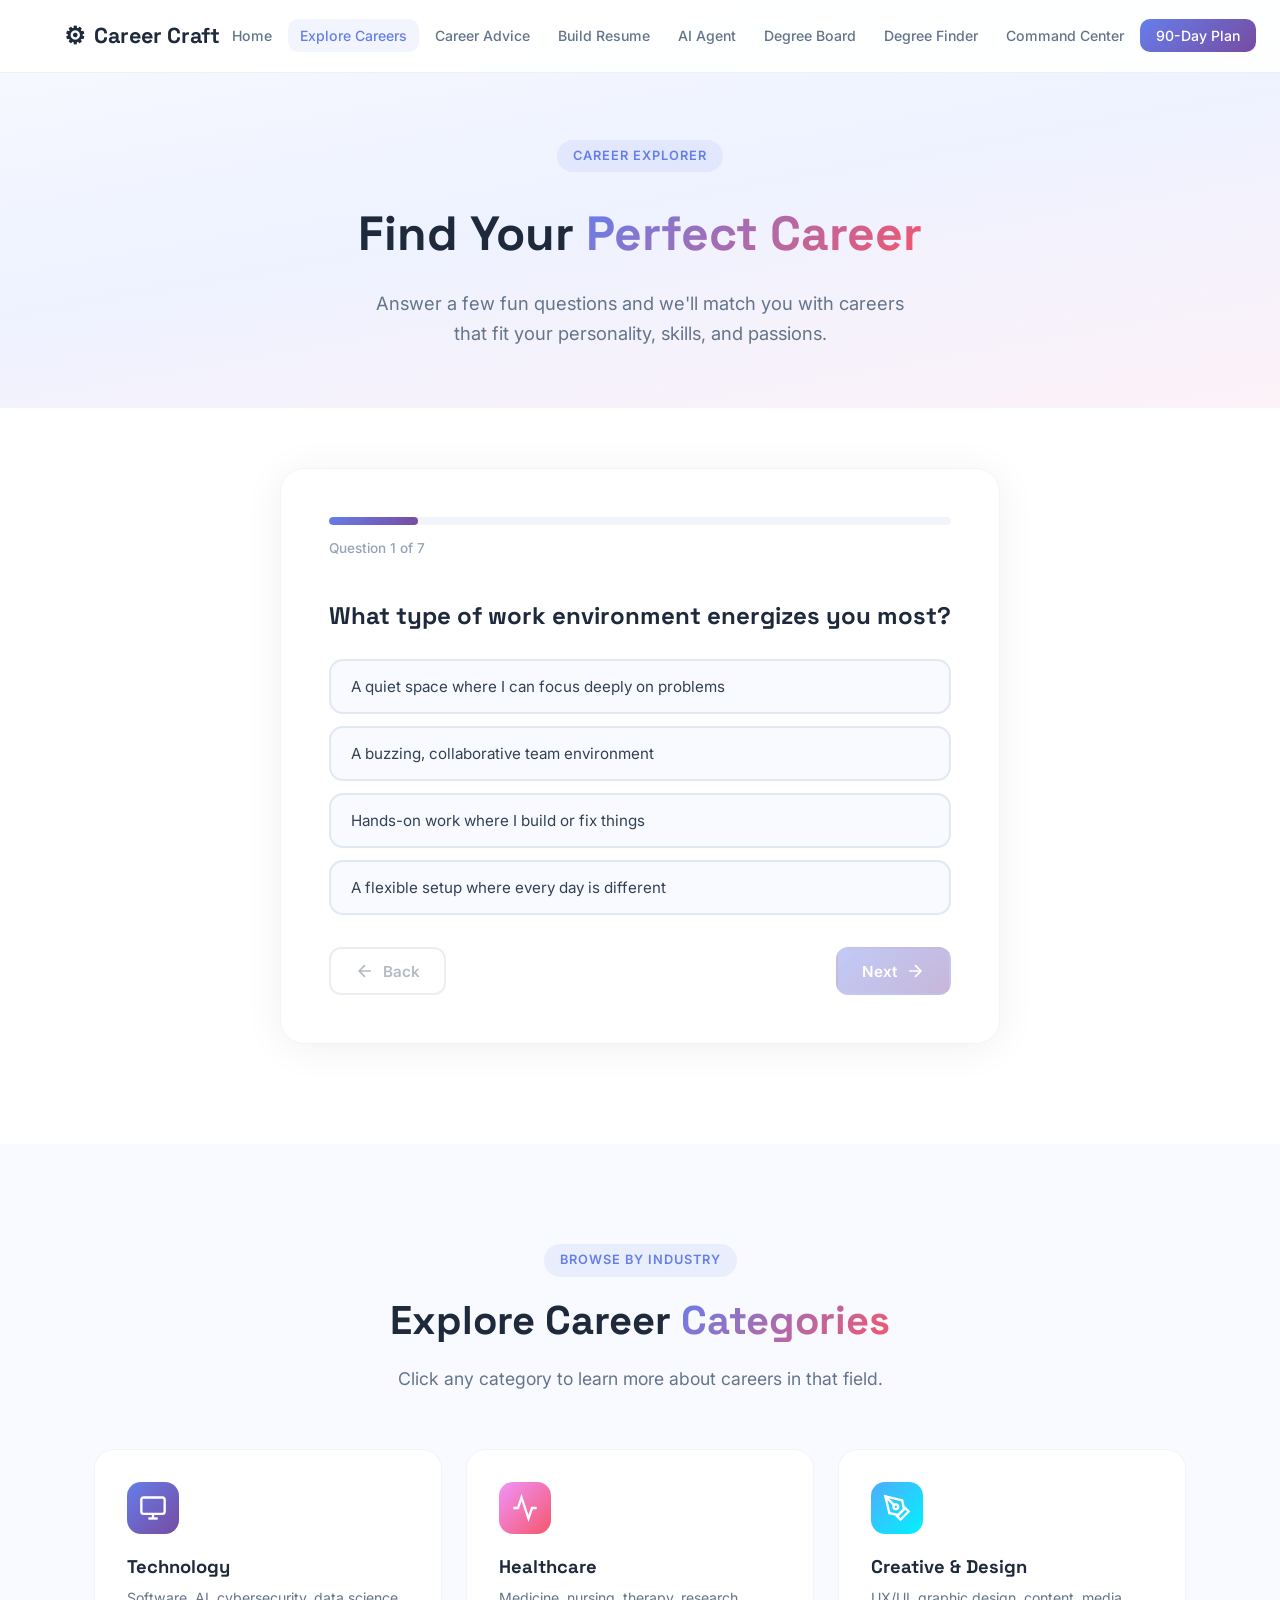
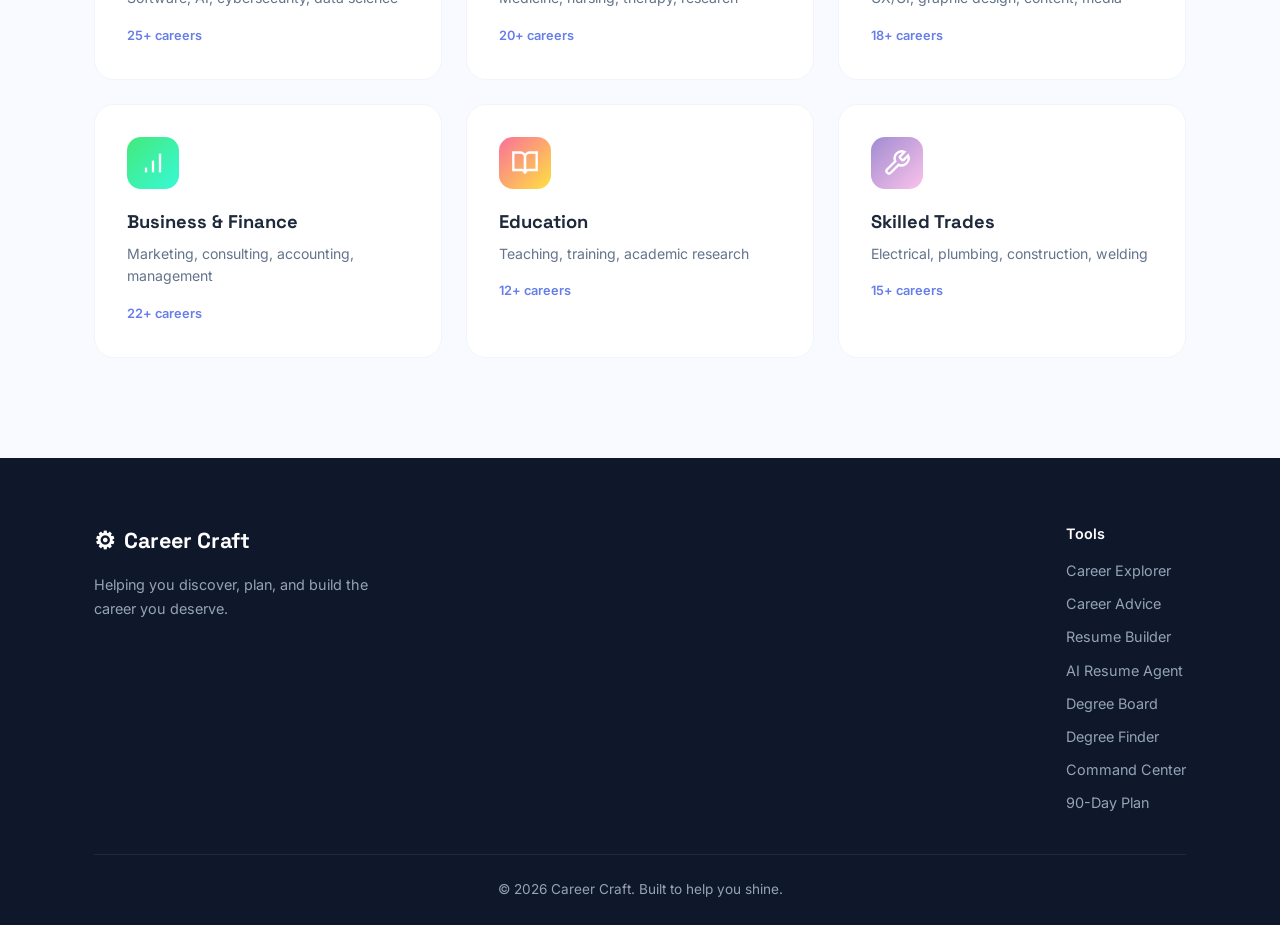
<file: explore.html>
<!DOCTYPE html>
<html lang="en">
<head>
    <meta charset="UTF-8">
    <meta name="viewport" content="width=device-width, initial-scale=1.0">
    <meta name="theme-color" content="#667eea">
    <link rel="manifest" href="manifest.json">
    <link rel="icon" href="favicon.ico" sizes="any">
    <link rel="icon" href="icons/icon.svg" type="image/svg+xml">
    <link rel="apple-touch-icon" href="icons/apple-touch-icon.png">
    <title>Explore Careers - Career Craft</title>
    <link rel="stylesheet" href="css/styles.css">
    <link rel="preconnect" href="https://fonts.googleapis.com">
    <link href="https://fonts.googleapis.com/css2?family=Inter:wght@300;400;500;600;700;800&family=Space+Grotesk:wght@400;500;600;700&display=swap" rel="stylesheet">
</head>
<body>
    <nav class="navbar">
        <div class="nav-container">
            <a href="index.html" class="nav-logo">
                <span class="logo-icon">&#9881;</span> Career Craft
            </a>
            <button class="nav-toggle" aria-label="Toggle navigation">
                <span></span><span></span><span></span>
            </button>
            <ul class="nav-menu">
                <li><a href="index.html" class="nav-link">Home</a></li>
                <li><a href="explore.html" class="nav-link active">Explore Careers</a></li>
                <li><a href="advice.html" class="nav-link">Career Advice</a></li>
                <li><a href="resume.html" class="nav-link">Build Resume</a></li>
                <li><a href="agent.html" class="nav-link">AI Agent</a></li>
                <li><a href="degree-path.html" class="nav-link">Degree Board</a></li>
                <li><a href="degree-finder.html" class="nav-link">Degree Finder</a></li>
                <li><a href="command-center.html" class="nav-link">Command Center</a></li>
                <li><a href="launch-plan.html" class="nav-link cta-button">90-Day Plan</a></li>
            </ul>
        </div>
    </nav>

    <section class="page-hero">
        <div class="container">
            <span class="section-tag">Career Explorer</span>
            <h1>Find Your <span class="gradient-text">Perfect Career</span></h1>
            <p>Answer a few fun questions and we'll match you with careers that fit your personality, skills, and passions.</p>
        </div>
    </section>

    <section class="quiz-section">
        <div class="container">
            <!-- Quiz Container -->
            <div class="quiz-container" id="quizContainer">
                <div class="quiz-progress">
                    <div class="progress-bar">
                        <div class="progress-fill" id="progressFill"></div>
                    </div>
                    <span class="progress-text" id="progressText">Question 1 of 7</span>
                </div>

                <div class="quiz-question" id="quizQuestion">
                    <!-- Questions rendered by JS -->
                </div>

                <div class="quiz-nav">
                    <button class="btn btn-outline" id="prevBtn" disabled>
                        <svg width="20" height="20" viewBox="0 0 24 24" fill="none" stroke="currentColor" stroke-width="2"><path d="M19 12H5M12 19l-7-7 7-7"/></svg>
                        <span>Back</span>
                    </button>
                    <button class="btn btn-primary" id="nextBtn" disabled>
                        <span>Next</span>
                        <svg width="20" height="20" viewBox="0 0 24 24" fill="none" stroke="currentColor" stroke-width="2"><path d="M5 12h14M12 5l7 7-7 7"/></svg>
                    </button>
                </div>
            </div>

            <!-- Results Container (hidden initially) -->
            <div class="results-container hidden" id="resultsContainer">
                <div class="results-header">
                    <span class="section-tag">Your Results</span>
                    <h2>Your Top Career <span class="gradient-text">Matches</span></h2>
                    <p>Based on your answers, here are the careers we think you'd love.</p>
                </div>

                <div class="results-grid" id="resultsGrid">
                    <!-- Results rendered by JS -->
                </div>

                <div class="results-actions">
                    <button class="btn btn-outline" id="retakeBtn">
                        <svg width="20" height="20" viewBox="0 0 24 24" fill="none" stroke="currentColor" stroke-width="2"><path d="M1 4v6h6"/><path d="M3.51 15a9 9 0 102.13-9.36L1 10"/></svg>
                        <span>Retake Quiz</span>
                    </button>
                    <a href="resume.html" class="btn btn-primary">
                        <span>Build Your Resume</span>
                        <svg width="20" height="20" viewBox="0 0 24 24" fill="none" stroke="currentColor" stroke-width="2"><path d="M5 12h14M12 5l7 7-7 7"/></svg>
                    </a>
                </div>
            </div>
        </div>
    </section>

    <!-- Career Browse Section -->
    <section class="career-browse">
        <div class="container">
            <div class="section-header">
                <span class="section-tag">Browse by Industry</span>
                <h2>Explore Career <span class="gradient-text">Categories</span></h2>
                <p>Click any category to learn more about careers in that field.</p>
            </div>
            <div class="category-grid">
                <div class="category-card" data-category="tech">
                    <div class="category-icon" style="background: linear-gradient(135deg, #667eea, #764ba2);">
                        <svg width="28" height="28" viewBox="0 0 24 24" fill="none" stroke="white" stroke-width="2"><rect x="2" y="3" width="20" height="14" rx="2"/><line x1="8" y1="21" x2="16" y2="21"/><line x1="12" y1="17" x2="12" y2="21"/></svg>
                    </div>
                    <h3>Technology</h3>
                    <p>Software, AI, cybersecurity, data science</p>
                    <span class="category-count">25+ careers</span>
                </div>
                <div class="category-card" data-category="healthcare">
                    <div class="category-icon" style="background: linear-gradient(135deg, #f093fb, #f5576c);">
                        <svg width="28" height="28" viewBox="0 0 24 24" fill="none" stroke="white" stroke-width="2"><path d="M22 12h-4l-3 9L9 3l-3 9H2"/></svg>
                    </div>
                    <h3>Healthcare</h3>
                    <p>Medicine, nursing, therapy, research</p>
                    <span class="category-count">20+ careers</span>
                </div>
                <div class="category-card" data-category="creative">
                    <div class="category-icon" style="background: linear-gradient(135deg, #4facfe, #00f2fe);">
                        <svg width="28" height="28" viewBox="0 0 24 24" fill="none" stroke="white" stroke-width="2"><path d="M12 19l7-7 3 3-7 7-3-3z"/><path d="M18 13l-1.5-7.5L2 2l3.5 14.5L13 18l5-5z"/><path d="M2 2l7.586 7.586"/><circle cx="11" cy="11" r="2"/></svg>
                    </div>
                    <h3>Creative & Design</h3>
                    <p>UX/UI, graphic design, content, media</p>
                    <span class="category-count">18+ careers</span>
                </div>
                <div class="category-card" data-category="business">
                    <div class="category-icon" style="background: linear-gradient(135deg, #43e97b, #38f9d7);">
                        <svg width="28" height="28" viewBox="0 0 24 24" fill="none" stroke="white" stroke-width="2"><line x1="12" y1="20" x2="12" y2="10"/><line x1="18" y1="20" x2="18" y2="4"/><line x1="6" y1="20" x2="6" y2="16"/></svg>
                    </div>
                    <h3>Business & Finance</h3>
                    <p>Marketing, consulting, accounting, management</p>
                    <span class="category-count">22+ careers</span>
                </div>
                <div class="category-card" data-category="education">
                    <div class="category-icon" style="background: linear-gradient(135deg, #fa709a, #fee140);">
                        <svg width="28" height="28" viewBox="0 0 24 24" fill="none" stroke="white" stroke-width="2"><path d="M2 3h6a4 4 0 014 4v14a3 3 0 00-3-3H2z"/><path d="M22 3h-6a4 4 0 00-4 4v14a3 3 0 013-3h7z"/></svg>
                    </div>
                    <h3>Education</h3>
                    <p>Teaching, training, academic research</p>
                    <span class="category-count">12+ careers</span>
                </div>
                <div class="category-card" data-category="trades">
                    <div class="category-icon" style="background: linear-gradient(135deg, #a18cd1, #fbc2eb);">
                        <svg width="28" height="28" viewBox="0 0 24 24" fill="none" stroke="white" stroke-width="2"><path d="M14.7 6.3a1 1 0 000 1.4l1.6 1.6a1 1 0 001.4 0l3.77-3.77a6 6 0 01-7.94 7.94l-6.91 6.91a2.12 2.12 0 01-3-3l6.91-6.91a6 6 0 017.94-7.94l-3.76 3.76z"/></svg>
                    </div>
                    <h3>Skilled Trades</h3>
                    <p>Electrical, plumbing, construction, welding</p>
                    <span class="category-count">15+ careers</span>
                </div>
            </div>
        </div>
    </section>

    <footer class="footer">
        <div class="container">
            <div class="footer-content">
                <div class="footer-brand">
                    <a href="index.html" class="nav-logo">
                        <span class="logo-icon">&#9881;</span> Career Craft
                    </a>
                    <p>Helping you discover, plan, and build the career you deserve.</p>
                </div>
                <div class="footer-links">
                    <div class="footer-col">
                        <h4>Tools</h4>
                        <a href="explore.html">Career Explorer</a>
                        <a href="advice.html">Career Advice</a>
                        <a href="resume.html">Resume Builder</a>
                        <a href="agent.html">AI Resume Agent</a>
                        <a href="degree-path.html">Degree Board</a>
                        <a href="degree-finder.html">Degree Finder</a>
                        <a href="command-center.html">Command Center</a>
                        <a href="launch-plan.html">90-Day Plan</a>
                    </div>
                </div>
            </div>
            <div class="footer-bottom">
                <p>&copy; 2026 Career Craft. Built to help you shine.</p>
            </div>
        </div>
    </footer>

    <script src="js/main.js"></script>
    <script src="js/explore.js"></script>
    <script>if("serviceWorker" in navigator){navigator.serviceWorker.register("sw.js");}</script>
</body>
</html>
</file>
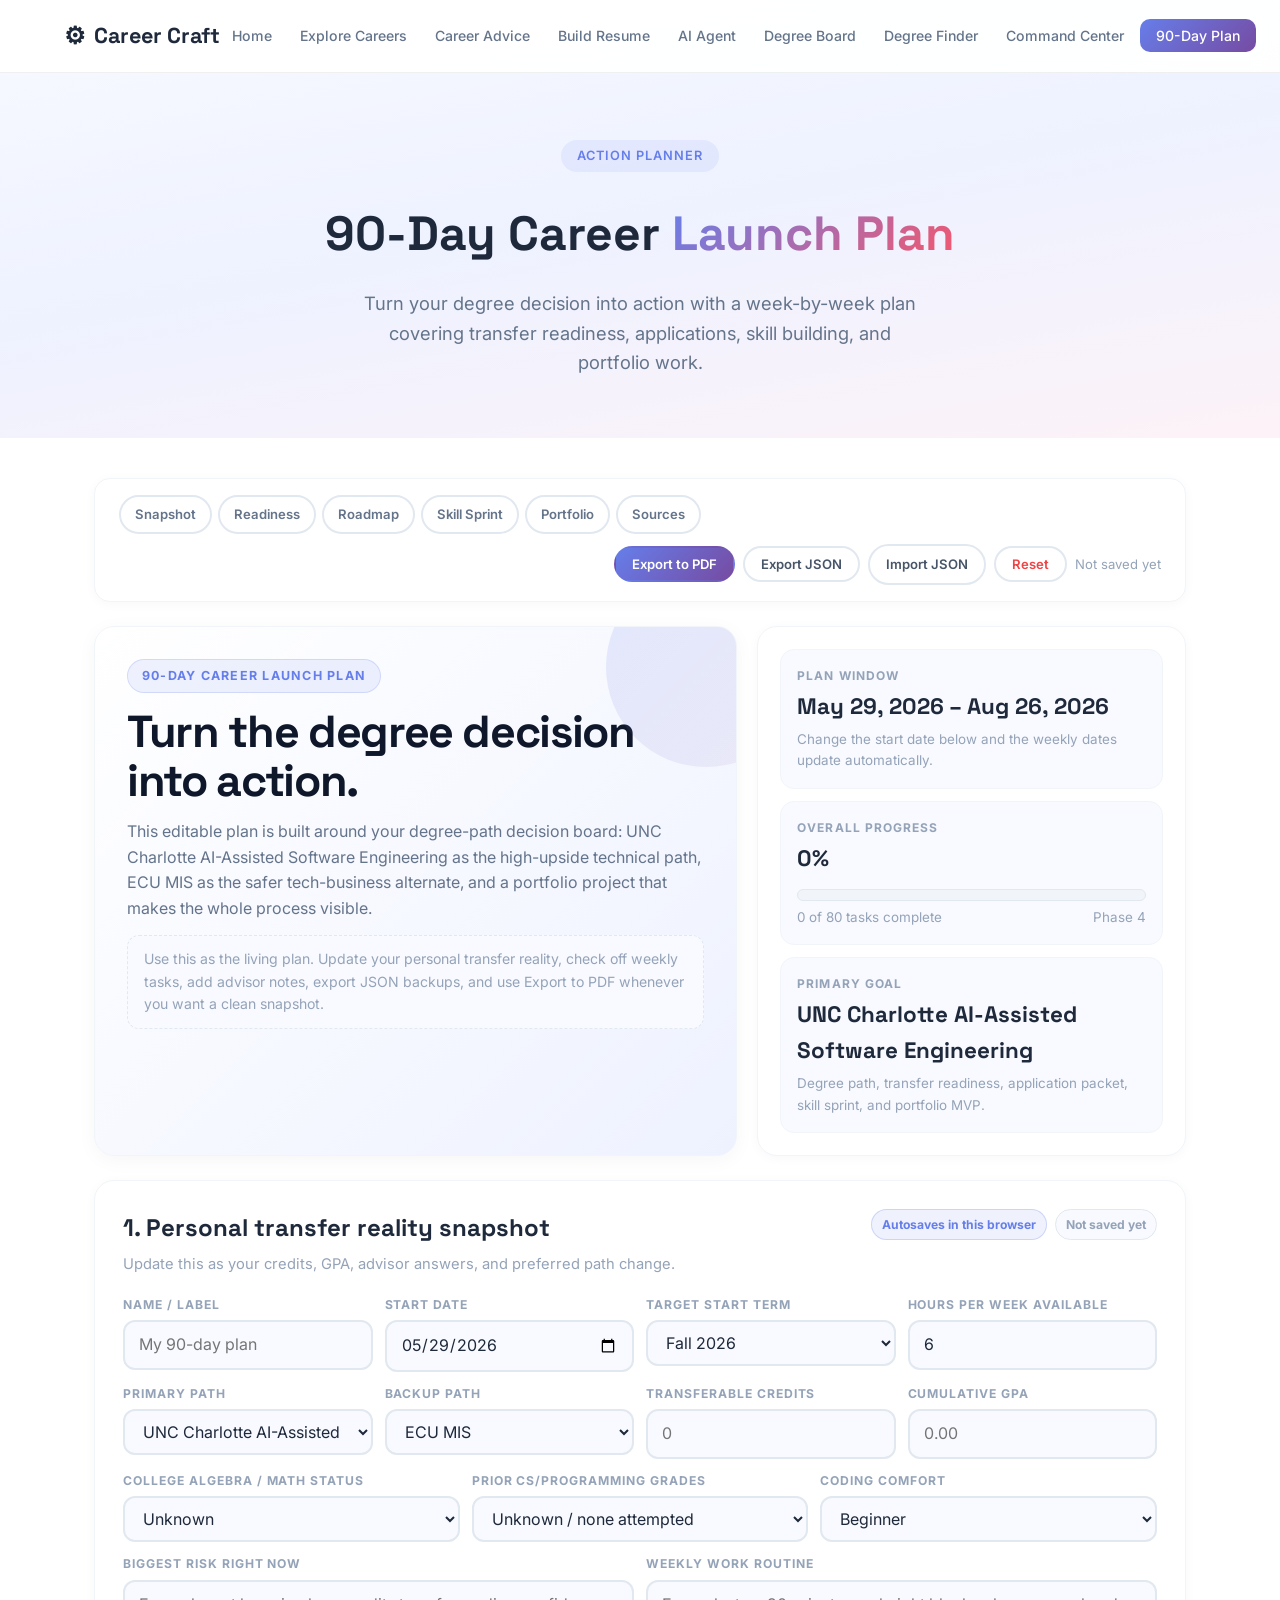
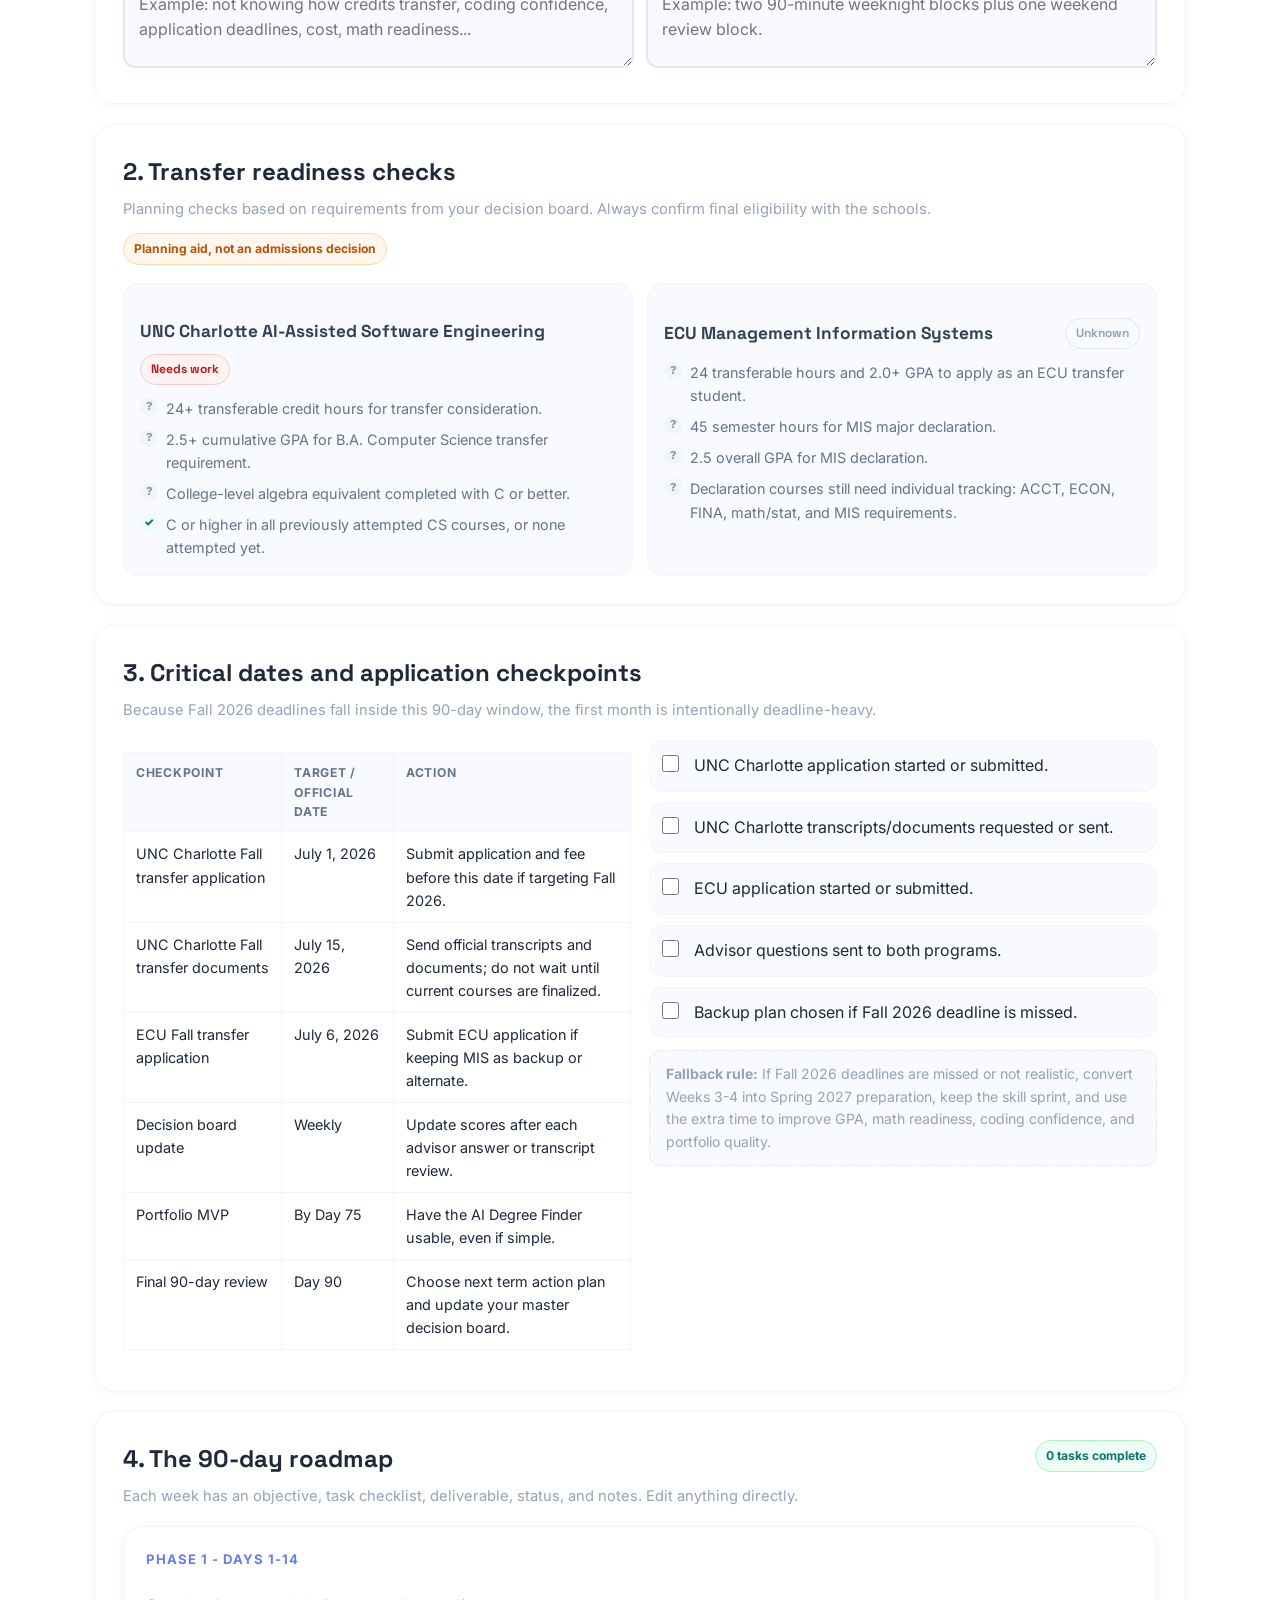
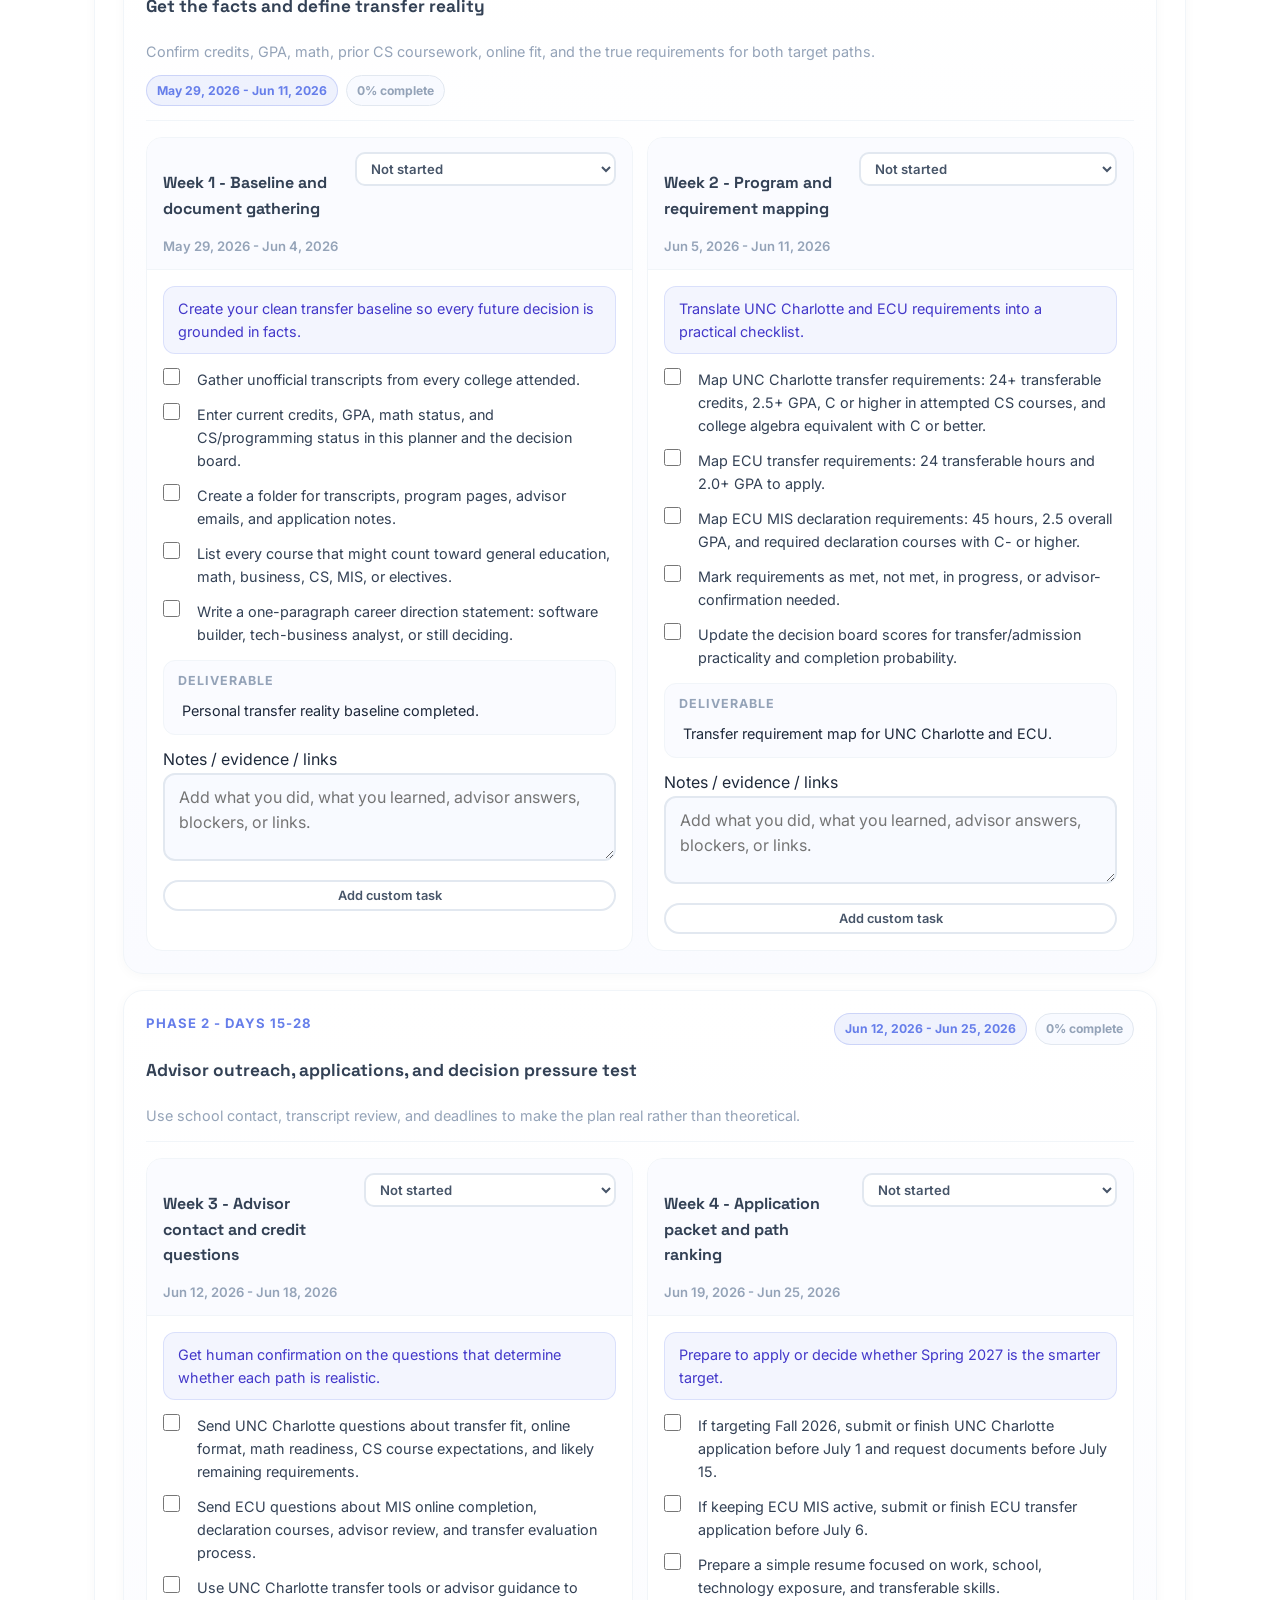
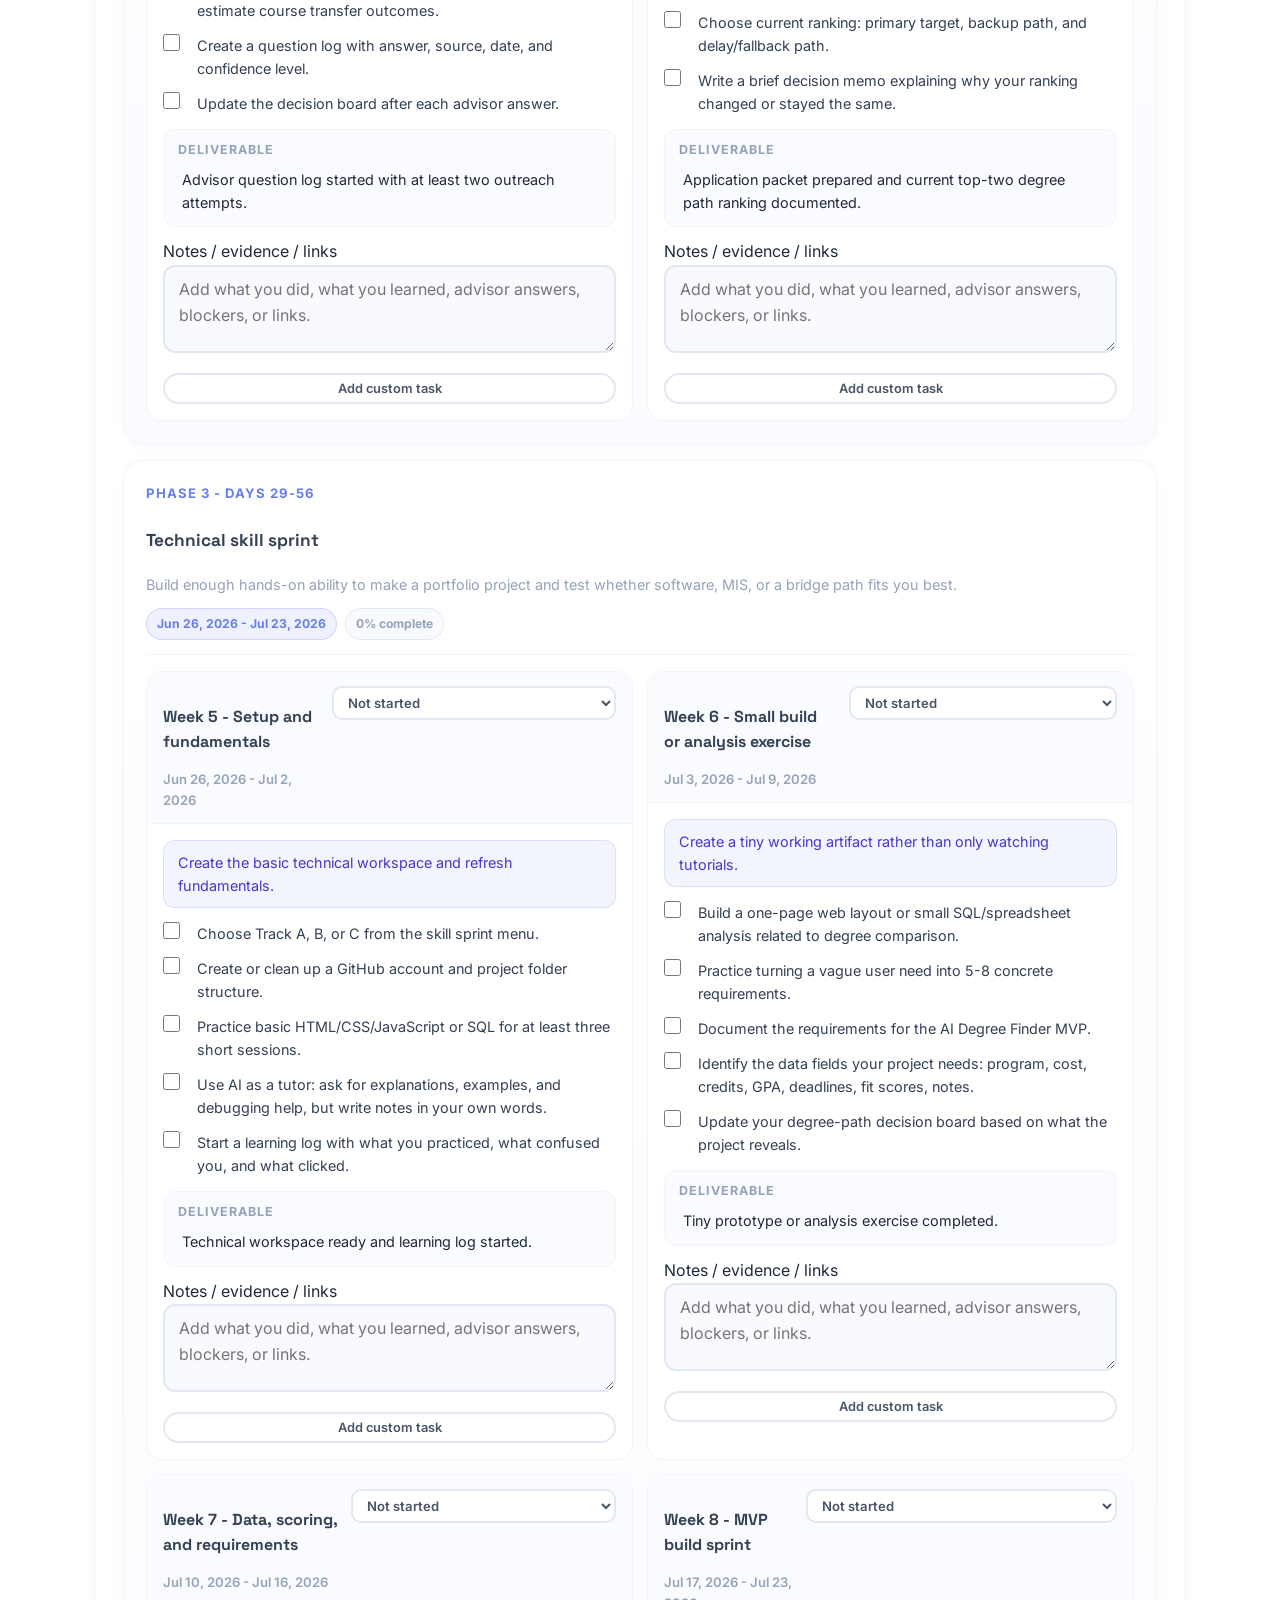
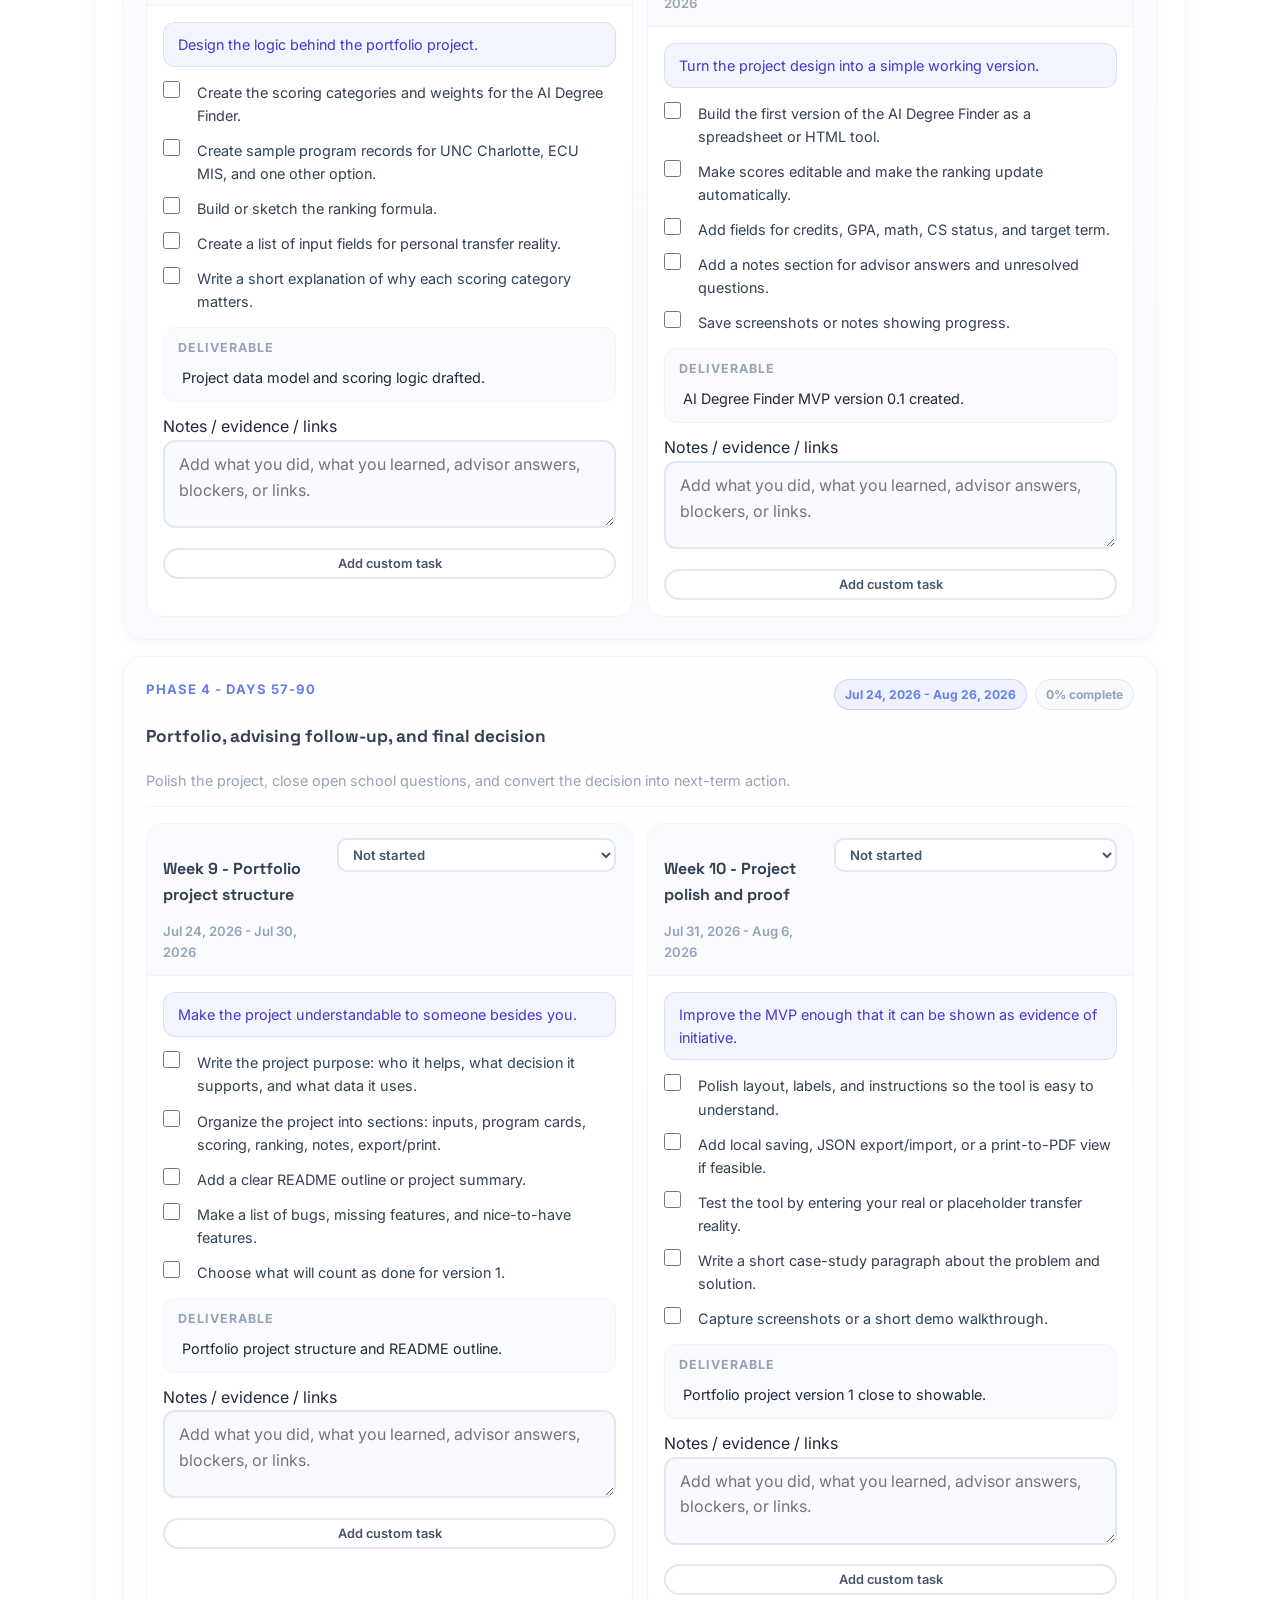
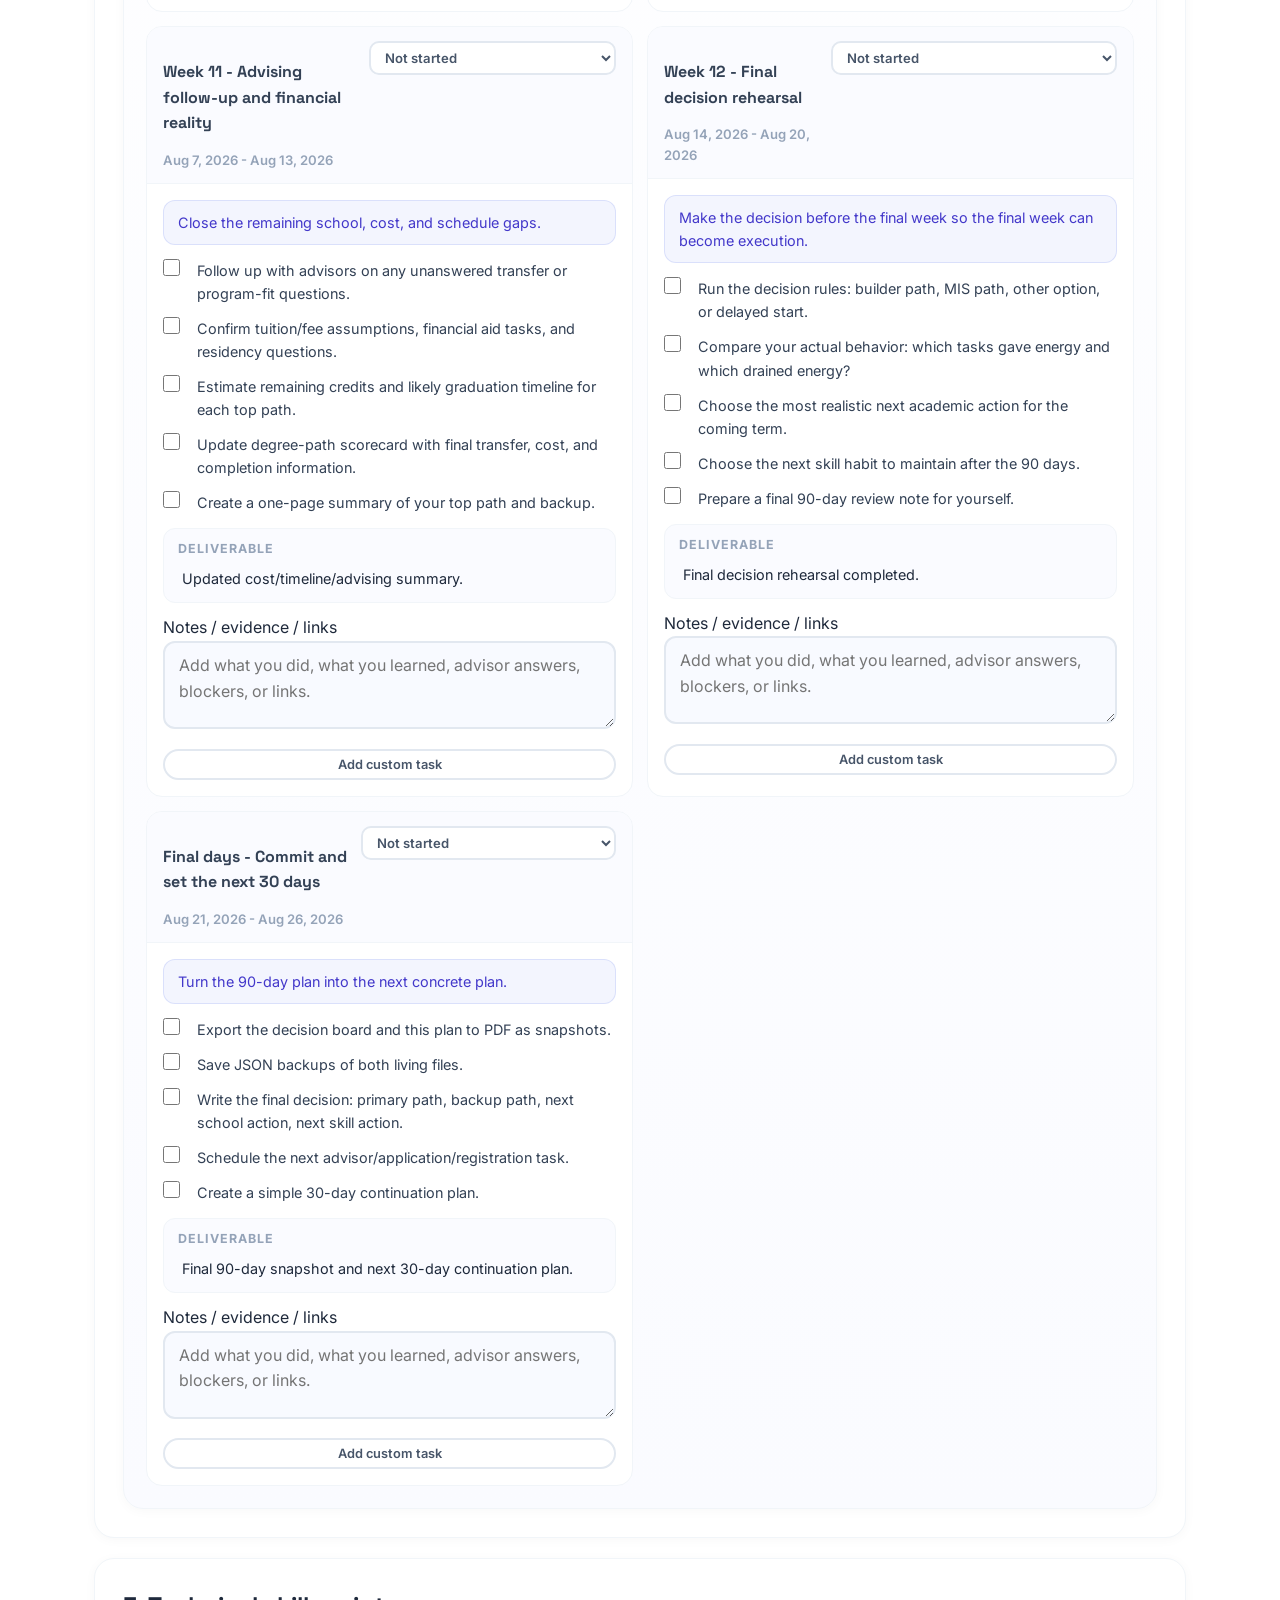
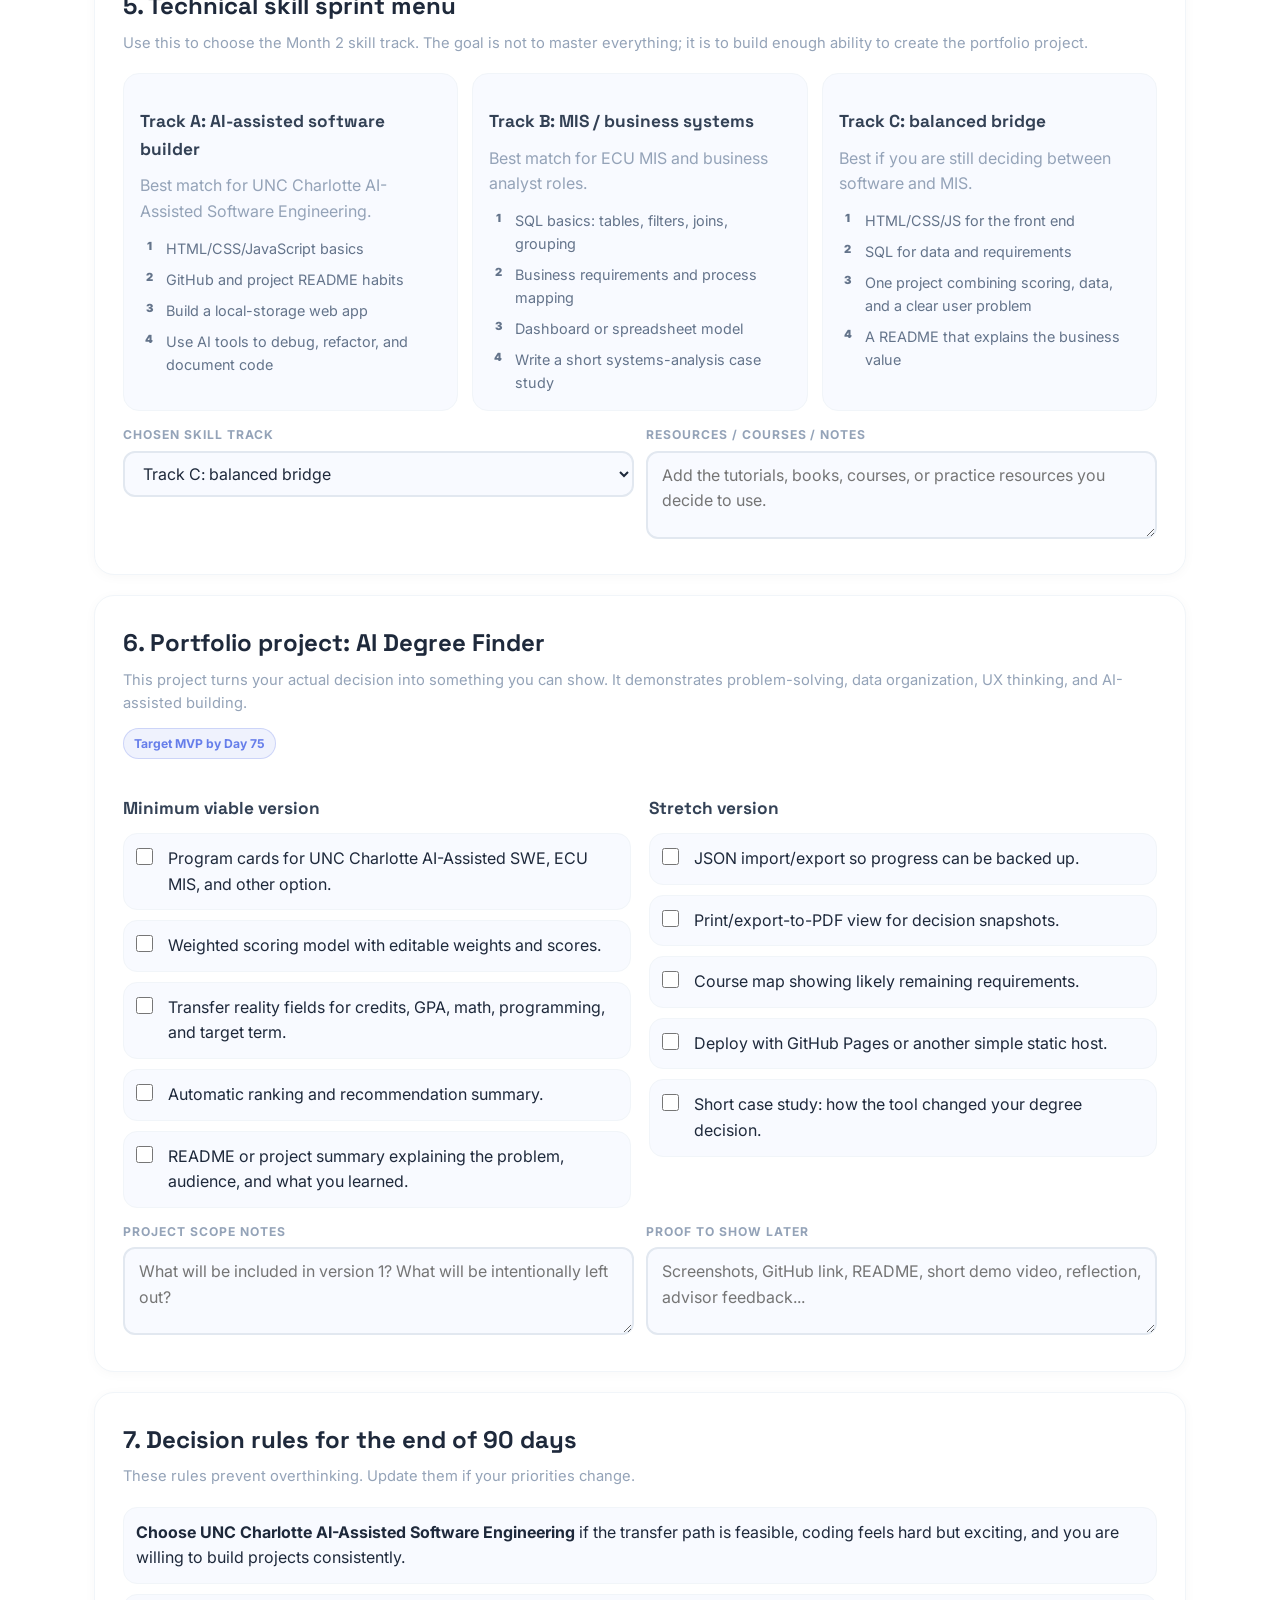
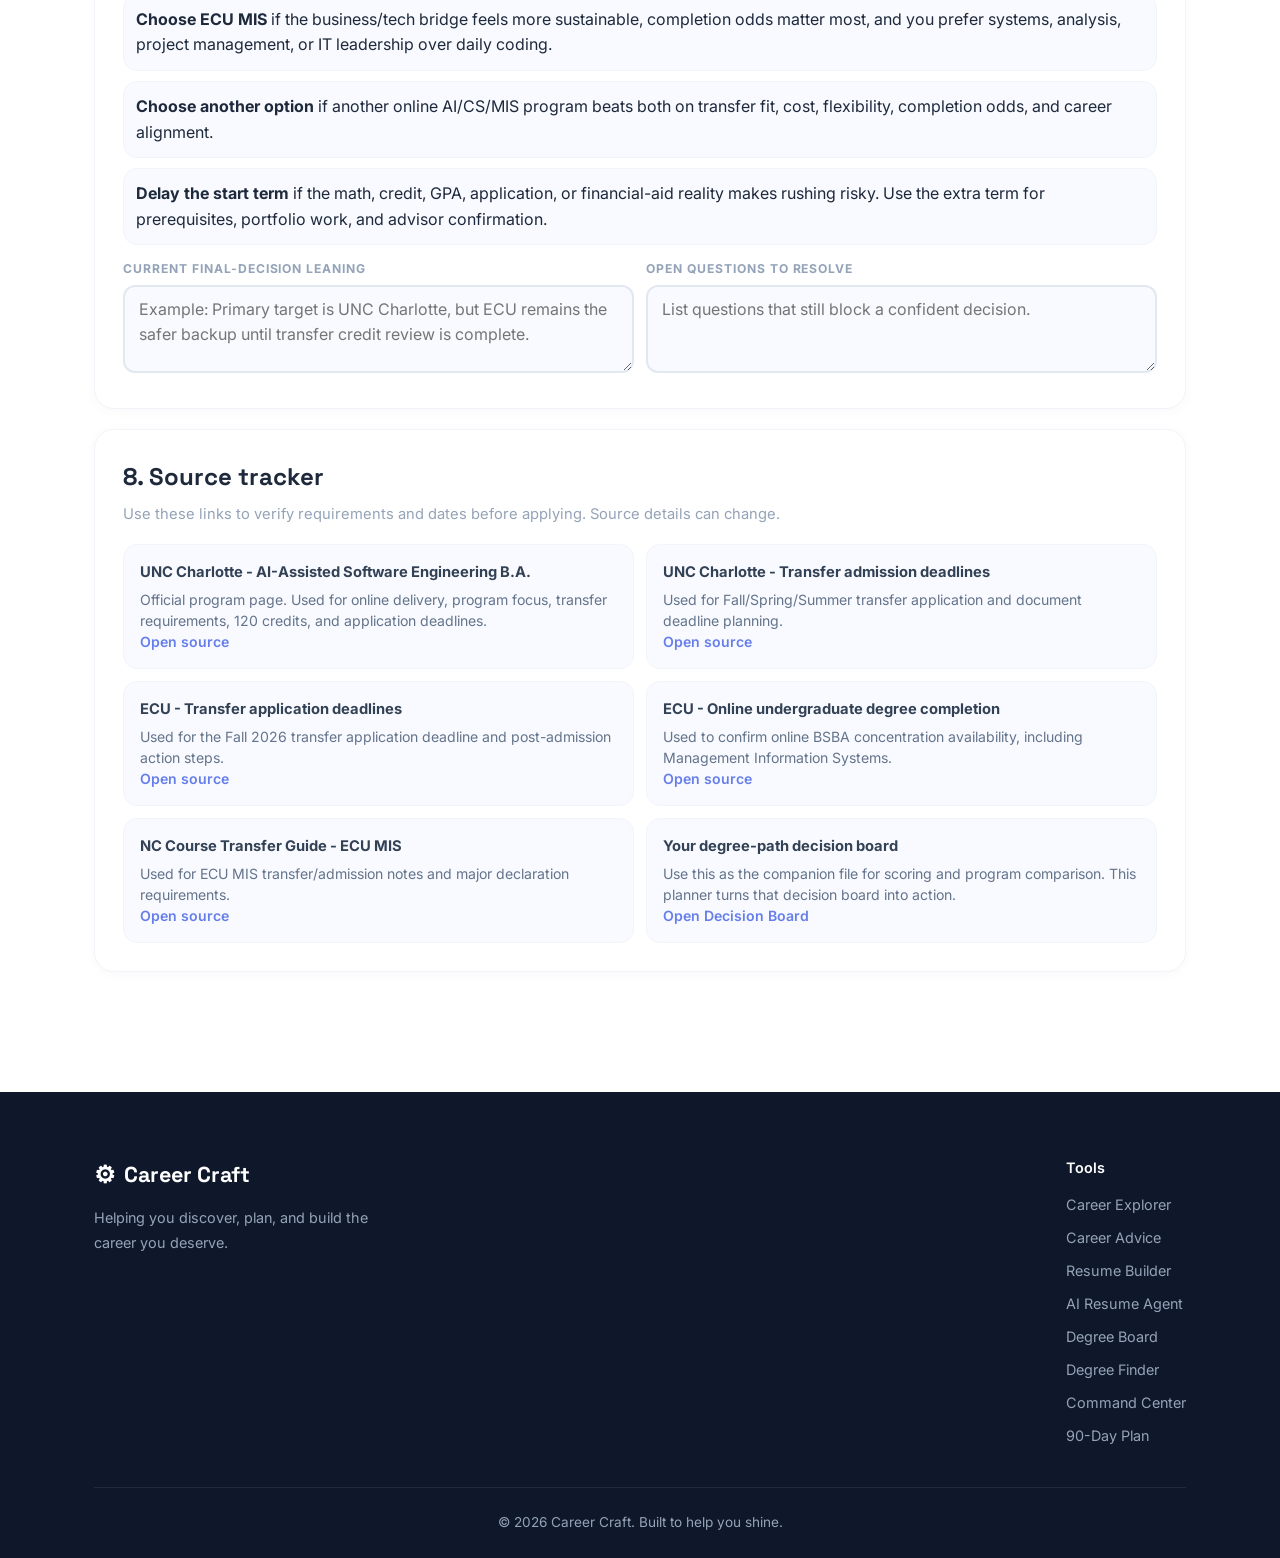
<file: launch-plan.html>
<!DOCTYPE html>
<html lang="en">
<head>
    <meta charset="UTF-8">
    <meta name="viewport" content="width=device-width, initial-scale=1.0">
    <meta name="theme-color" content="#667eea">
    <link rel="manifest" href="manifest.json">
    <link rel="icon" href="favicon.ico" sizes="any">
    <link rel="icon" href="icons/icon.svg" type="image/svg+xml">
    <link rel="apple-touch-icon" href="icons/apple-touch-icon.png">
    <title>90-Day Career Launch Plan - Career Craft</title>
    <link rel="stylesheet" href="css/styles.css">
    <link rel="preconnect" href="https://fonts.googleapis.com">
    <link href="https://fonts.googleapis.com/css2?family=Inter:wght@300;400;500;600;700;800&family=Space+Grotesk:wght@400;500;600;700&display=swap" rel="stylesheet">
    <style>
      .lp { padding: 40px 0 100px; }

      /* Toolbar */
      .lp-toolbar {
        display: flex; gap: 10px; flex-wrap: wrap; align-items: center;
        padding: 16px 24px; background: #fff; border-radius: 16px;
        border: 1px solid #f1f5f9; box-shadow: 0 2px 12px rgba(0,0,0,0.03); margin-bottom: 24px;
      }
      .lp-toolbar .lp-nav { display: flex; gap: 6px; flex-wrap: wrap; align-items: center; }
      .lp-toolbar .lp-nav a {
        padding: 7px 14px; border-radius: 50px; border: 2px solid #e2e8f0;
        font-weight: 600; font-size: 0.82rem; color: #64748b; transition: all 0.2s; text-decoration: none;
      }
      .lp-toolbar .lp-nav a:hover { border-color: #667eea; color: #667eea; }
      .lp-toolbar .lp-actions { display: flex; gap: 8px; flex-wrap: wrap; margin-left: auto; align-items: center; }
      .lp-btn {
        display: inline-flex; align-items: center; gap: 6px;
        padding: 8px 16px; border-radius: 50px; border: 2px solid #e2e8f0;
        background: #fff; color: #475569; font-weight: 600; font-size: 0.82rem;
        cursor: pointer; transition: all 0.2s;
      }
      .lp-btn:hover { border-color: #667eea; color: #667eea; }
      .lp-btn.primary { background: linear-gradient(135deg,#667eea,#764ba2); color: #fff; border-color: transparent; }
      .lp-btn.primary:hover { box-shadow: 0 4px 15px rgba(102,126,234,0.4); }
      .lp-btn.danger { color: #ef4444; }
      .lp-btn.danger:hover { border-color: #ef4444; }
      .lp-file-input { display: none; }
      .lp-save-state { color: #94a3b8; font-size: 0.82rem; }

      /* Hero grid */
      .lp-hero-grid { display: grid; grid-template-columns: 1.35fr 0.9fr; gap: 20px; margin-bottom: 24px; }
      .lp-hero-card {
        background: linear-gradient(135deg, #fff 0%, #eef2ff 100%);
        border: 1px solid #f1f5f9; border-radius: 20px;
        box-shadow: 0 4px 20px rgba(0,0,0,0.04); padding: 32px;
        position: relative; overflow: hidden;
      }
      .lp-hero-card::after {
        content: ""; position: absolute; width: 200px; height: 200px;
        border-radius: 50%; right: -70px; top: -60px;
        background: linear-gradient(135deg, rgba(102,126,234,0.15), rgba(118,75,162,0.08));
      }
      .lp-kicker {
        display: inline-flex; padding: 6px 14px; border-radius: 50px;
        background: rgba(102,126,234,0.1); border: 1px solid rgba(102,126,234,0.2);
        color: #667eea; font-size: 0.78rem; font-weight: 700;
        text-transform: uppercase; letter-spacing: 0.1em; margin-bottom: 14px;
      }
      .lp-hero-card h2 {
        font-family: 'Space Grotesk', sans-serif;
        font-size: clamp(1.8rem, 3.5vw, 2.8rem); font-weight: 800;
        line-height: 1.1; margin: 0 0 14px; letter-spacing: -0.03em; color: #0f172a;
      }
      .lp-hero-card .lede { color: #64748b; font-size: 1rem; margin: 0; line-height: 1.6; }
      .lp-print-note {
        border: 1px dashed #e2e8f0; border-radius: 12px; background: #f8faff;
        padding: 12px 16px; color: #94a3b8; font-size: 0.88rem; margin-top: 14px;
      }

      .lp-side-panel {
        background: #fff; border: 1px solid #f1f5f9; border-radius: 20px;
        box-shadow: 0 2px 12px rgba(0,0,0,0.03); padding: 22px; display: grid; gap: 12px;
      }
      .lp-stat-card {
        background: #f8faff; border: 1px solid #f1f5f9; border-radius: 14px; padding: 16px;
      }
      .lp-stat-label {
        color: #94a3b8; font-size: 0.75rem; text-transform: uppercase;
        letter-spacing: 0.09em; font-weight: 700;
      }
      .lp-stat-value {
        font-family: 'Space Grotesk', sans-serif; font-size: 1.4rem;
        font-weight: 800; margin-top: 4px; color: #1e293b;
      }
      .lp-stat-note { color: #94a3b8; font-size: 0.84rem; margin-top: 4px; }

      /* Panels */
      .lp-panel {
        background: #fff; border: 1px solid #f1f5f9; border-radius: 20px;
        box-shadow: 0 2px 12px rgba(0,0,0,0.03); padding: 28px; margin-bottom: 20px;
      }
      .lp-panel h2 {
        font-family: 'Space Grotesk', sans-serif; font-size: 1.5rem;
        font-weight: 800; margin: 0 0 6px; color: #1e293b;
      }
      .lp-panel h3 {
        font-family: 'Space Grotesk', sans-serif; font-size: 1.08rem;
        font-weight: 700; margin: 18px 0 10px; color: #334155;
      }
      .lp-panel-head {
        display: flex; gap: 12px; justify-content: space-between;
        align-items: flex-start; margin-bottom: 18px; flex-wrap: wrap;
      }
      .lp-panel-head p { color: #94a3b8; margin: 6px 0 0; font-size: 0.92rem; }
      .lp-muted { color: #94a3b8; }

      /* Badges */
      .lp-badge-row { display: flex; gap: 8px; flex-wrap: wrap; align-items: center; }
      .lp-badge {
        display: inline-flex; align-items: center; gap: 5px; border-radius: 50px;
        border: 1px solid #e2e8f0; background: #f8faff; color: #94a3b8;
        font-weight: 700; font-size: 0.76rem; padding: 5px 10px; white-space: nowrap;
      }
      .lp-badge.good { color: #0f766e; background: #ecfdf5; border-color: #a7f3d0; }
      .lp-badge.warning { color: #b45309; background: #fff7ed; border-color: #fed7aa; }
      .lp-badge.danger { color: #b91c1c; background: #fef2f2; border-color: #fecaca; }
      .lp-badge.accent { color: #667eea; background: rgba(102,126,234,0.1); border-color: rgba(102,126,234,0.25); }

      /* Form fields */
      .lp-field-grid { display: grid; grid-template-columns: repeat(4,1fr); gap: 12px; }
      .lp-field-grid.three { grid-template-columns: repeat(3,1fr); }
      .lp-field-grid.two { grid-template-columns: repeat(2,1fr); }
      .lp-field { min-width: 0; }
      .lp-field label {
        display: block; font-size: 0.76rem; font-weight: 700; color: #94a3b8;
        text-transform: uppercase; letter-spacing: 0.08em; margin-bottom: 6px;
      }
      .lp-panel input[type="text"], .lp-panel input[type="number"],
      .lp-panel input[type="date"], .lp-panel select, .lp-panel textarea {
        width: 100%; border: 2px solid #e2e8f0; border-radius: 12px;
        padding: 10px 14px; font: inherit; color: #1e293b;
        background: #f8faff; transition: border-color 0.2s;
      }
      .lp-panel input:focus, .lp-panel select:focus, .lp-panel textarea:focus {
        outline: none; border-color: #667eea; background: #fff;
      }
      .lp-panel textarea { min-height: 88px; resize: vertical; }

      /* Progress */
      .lp-progress-wrap {
        margin: 12px 0 0; background: #f1f5f9; border-radius: 50px;
        height: 12px; overflow: hidden; border: 1px solid #e2e8f0;
      }
      .lp-progress-fill {
        height: 100%; width: 0%; border-radius: 50px;
        background: linear-gradient(90deg, #667eea, #764ba2); transition: width 0.3s ease;
      }
      .lp-progress-meta {
        display: flex; justify-content: space-between; gap: 10px;
        color: #94a3b8; font-size: 0.84rem; margin-top: 6px;
      }

      /* Readiness */
      .lp-readiness-grid { display: grid; grid-template-columns: repeat(2,1fr); gap: 14px; }
      .lp-readiness-card {
        border: 1px solid #f1f5f9; border-radius: 16px; padding: 16px; background: #f8faff;
      }
      .lp-readiness-card h3 { display: flex; align-items: center; justify-content: space-between; gap: 8px; flex-wrap: wrap; }
      .lp-criteria { margin: 12px 0 0; padding: 0; list-style: none; display: grid; gap: 8px; }
      .lp-criteria li { display: flex; align-items: flex-start; gap: 8px; color: #64748b; font-size: 0.9rem; }
      .lp-criteria .dot {
        width: 18px; height: 18px; border-radius: 50%; display: inline-grid;
        place-items: center; flex: 0 0 18px; margin-top: 1px;
        font-size: 0.7rem; font-weight: 900;
      }
      .lp-criteria .done .dot { background: #ecfdf5; color: #0f766e; }
      .lp-criteria .not .dot { background: #fff7ed; color: #b45309; }
      .lp-criteria .unknown .dot { background: #f1f5f9; color: #94a3b8; }

      /* Tables */
      .lp-panel table { width: 100%; border-collapse: collapse; font-size: 0.9rem; margin: 12px 0; }
      .lp-panel th, .lp-panel td { text-align: left; vertical-align: top; border: 1px solid #f1f5f9; padding: 10px 12px; }
      .lp-panel th { background: #f8faff; color: #64748b; font-size: 0.76rem; text-transform: uppercase; letter-spacing: 0.06em; font-weight: 700; }
      .lp-panel td { background: #fff; }

      /* Grid layouts */
      .lp-grid-2 { display: grid; grid-template-columns: 1fr 1fr; gap: 18px; }
      .lp-grid-3 { display: grid; grid-template-columns: repeat(3,1fr); gap: 14px; }

      /* Checklists */
      .lp-checklist, .lp-decision-list { display: grid; gap: 10px; margin: 0; padding: 0; list-style: none; }
      .lp-checklist li, .lp-decision-list li {
        border: 1px solid #f1f5f9; border-radius: 14px; padding: 12px; background: #f8faff;
      }
      .lp-checkline { display: grid; grid-template-columns: 24px 1fr; gap: 8px; align-items: start; cursor: pointer; }
      .lp-checkline input { width: 17px; height: 17px; margin-top: 2px; }

      /* Timeline / Phases */
      .lp-timeline { display: grid; gap: 16px; }
      .lp-phase-band {
        border: 1px solid #f1f5f9; border-radius: 20px;
        background: linear-gradient(180deg, #fff 0%, #fafbff 100%);
        padding: 22px; box-shadow: 0 2px 12px rgba(0,0,0,0.03);
      }
      .lp-phase-head {
        display: flex; align-items: flex-start; justify-content: space-between;
        gap: 12px; border-bottom: 1px solid #f1f5f9; padding-bottom: 14px;
        margin-bottom: 16px; flex-wrap: wrap;
      }
      .lp-phase-head .phase-title { display: grid; gap: 5px; }
      .lp-phase-head .phase-title span {
        color: #667eea; font-weight: 700; font-size: 0.82rem;
        text-transform: uppercase; letter-spacing: 0.08em;
      }
      .lp-phase-head .phase-title h3 { font-family: 'Space Grotesk', sans-serif; }
      .lp-phase-head .phase-title p { color: #94a3b8; font-size: 0.9rem; margin: 4px 0 0; }

      .lp-week-grid { display: grid; grid-template-columns: repeat(2,1fr); gap: 14px; }
      .lp-week-card {
        border: 1px solid #f1f5f9; border-radius: 16px; background: #fff; overflow: hidden;
      }
      .lp-week-top {
        padding: 14px 16px 12px; border-bottom: 1px solid #f1f5f9;
        display: flex; align-items: flex-start; justify-content: space-between;
        gap: 12px; background: #fafbff;
      }
      .lp-week-title-block { display: grid; gap: 4px; }
      .lp-week-title-block h3 { font-size: 1rem; }
      .lp-week-dates { color: #94a3b8; font-size: 0.82rem; font-weight: 600; }
      .lp-week-top select {
        border: 2px solid #e2e8f0; border-radius: 10px; padding: 6px 10px;
        font-size: 0.82rem; font-weight: 600; background: #fff; color: #475569;
      }
      .lp-week-body { padding: 16px; display: grid; gap: 12px; }
      .lp-objective {
        background: rgba(102,126,234,0.08); border: 1px solid rgba(102,126,234,0.18);
        color: #4338ca; border-radius: 12px; padding: 10px 14px; font-size: 0.9rem;
      }
      .lp-tasks { display: grid; gap: 8px; margin: 0; padding: 0; list-style: none; }
      .lp-task-row { display: grid; grid-template-columns: 22px 1fr; gap: 8px; align-items: start; }
      .lp-task-row input[type="checkbox"] { width: 17px; height: 17px; margin-top: 2px; }
      .lp-task-text { min-height: 22px; padding: 2px 4px; border-radius: 6px; outline: none; font-size: 0.9rem; color: #334155; }
      .lp-task-text:focus, [contenteditable="true"]:focus { box-shadow: 0 0 0 3px rgba(102,126,234,0.15); background: #fff; }
      .lp-task-row.done .lp-task-text { text-decoration: line-through; color: #94a3b8; }
      .lp-deliverable {
        border: 1px solid #f1f5f9; background: #fafbff; border-radius: 12px;
        padding: 10px 14px; display: grid; gap: 6px;
      }
      .lp-deliverable strong { font-size: 0.78rem; color: #94a3b8; text-transform: uppercase; letter-spacing: 0.08em; }
      .lp-editable-box { min-height: 22px; outline: none; border-radius: 6px; padding: 2px 4px; font-size: 0.9rem; }
      .lp-notes-area { min-height: 70px; }
      .lp-small-btn {
        padding: 6px 14px; font-size: 0.8rem; border-radius: 50px;
        border: 2px solid #e2e8f0; background: #fff; color: #475569;
        font-weight: 600; cursor: pointer; transition: all 0.2s;
      }
      .lp-small-btn:hover { border-color: #667eea; color: #667eea; }

      /* Source cards */
      .lp-source-grid { display: grid; grid-template-columns: repeat(2,1fr); gap: 12px; }
      .lp-source-card {
        background: #f8faff; border: 1px solid #f1f5f9; border-radius: 14px;
        padding: 16px; box-shadow: none;
      }
      .lp-source-card strong { display: block; margin-bottom: 4px; font-size: 0.92rem; color: #334155; }
      .lp-source-card p { margin: 0; color: #64748b; font-size: 0.88rem; line-height: 1.5; }
      .lp-source-card a { color: #667eea; font-weight: 600; }

      .lp-footer-note { color: #94a3b8; text-align: center; margin: 24px 0 0; font-size: 0.85rem; }
      .print-only { display: none; }

      @media (max-width: 968px) {
        .lp-hero-grid, .lp-grid-2, .lp-readiness-grid, .lp-week-grid, .lp-source-grid { grid-template-columns: 1fr; }
        .lp-field-grid, .lp-field-grid.three { grid-template-columns: repeat(2,1fr); }
        .lp-grid-3 { grid-template-columns: 1fr; }
      }
      @media (max-width: 640px) {
        .lp-field-grid, .lp-field-grid.two, .lp-field-grid.three { grid-template-columns: 1fr; }
        .lp-phase-head, .lp-panel-head, .lp-week-top { flex-direction: column; }
      }
      @media print {
        body * { visibility: hidden; }
        .lp, .lp * { visibility: visible; }
        .lp { position: absolute; left: 0; top: 0; width: 100%; padding: 0.5in; }
        .navbar, .footer, .lp-toolbar, .no-print, button, .lp-btn, .lp-small-btn { display: none !important; }
        .print-only { display: block; }
        .lp-panel, .lp-phase-band, .lp-week-card, .lp-source-card, .lp-stat-card, .lp-readiness-card { box-shadow: none !important; break-inside: avoid; }
        .lp-hero-card { background: #fff; }
        .lp-hero-card::after { display: none; }
        .page-break { break-before: page; page-break-before: always; }
      }
    </style>
</head>
<body>
    <nav class="navbar">
        <div class="nav-container">
            <a href="index.html" class="nav-logo"><span class="logo-icon">&#9881;</span> Career Craft</a>
            <button class="nav-toggle" aria-label="Toggle navigation"><span></span><span></span><span></span></button>
            <ul class="nav-menu">
                <li><a href="index.html" class="nav-link">Home</a></li>
                <li><a href="explore.html" class="nav-link">Explore Careers</a></li>
                <li><a href="advice.html" class="nav-link">Career Advice</a></li>
                <li><a href="resume.html" class="nav-link">Build Resume</a></li>
                <li><a href="agent.html" class="nav-link">AI Agent</a></li>
                <li><a href="degree-path.html" class="nav-link">Degree Board</a></li>
                <li><a href="degree-finder.html" class="nav-link">Degree Finder</a></li>
                <li><a href="command-center.html" class="nav-link">Command Center</a></li>
                <li><a href="launch-plan.html" class="nav-link cta-button active">90-Day Plan</a></li>
            </ul>
        </div>
    </nav>

    <section class="page-hero">
        <div class="container">
            <span class="section-tag">Action Planner</span>
            <h1>90-Day Career <span class="gradient-text">Launch Plan</span></h1>
            <p>Turn your degree decision into action with a week-by-week plan covering transfer readiness, applications, skill building, and portfolio work.</p>
        </div>
    </section>

    <section class="lp">
        <div class="container">
            <!-- Toolbar -->
            <div class="lp-toolbar no-print">
                <div class="lp-nav">
                    <a href="#snapshot">Snapshot</a>
                    <a href="#readiness">Readiness</a>
                    <a href="#roadmap">Roadmap</a>
                    <a href="#skill-sprint">Skill Sprint</a>
                    <a href="#portfolio">Portfolio</a>
                    <a href="#sources">Sources</a>
                </div>
                <div class="lp-actions">
                    <button class="lp-btn primary" id="printBtn" type="button">Export to PDF</button>
                    <button class="lp-btn" id="exportBtn" type="button">Export JSON</button>
                    <label class="lp-btn" for="importFile">Import JSON</label>
                    <input id="importFile" type="file" accept="application/json" class="lp-file-input" />
                    <button class="lp-btn danger" id="resetBtn" type="button">Reset</button>
                    <span class="lp-save-state" id="savedStatus">Not saved yet</span>
                </div>
            </div>

            <!-- Hero Grid -->
            <div class="lp-hero-grid">
                <div class="lp-hero-card">
                    <div class="lp-kicker">90-Day Career Launch Plan</div>
                    <h2>Turn the degree decision into action.</h2>
                    <p class="lede">This editable plan is built around your degree-path decision board: UNC Charlotte AI-Assisted Software Engineering as the high-upside technical path, ECU MIS as the safer tech-business alternate, and a portfolio project that makes the whole process visible.</p>
                    <div class="lp-print-note">Use this as the living plan. Update your personal transfer reality, check off weekly tasks, add advisor notes, export JSON backups, and use Export to PDF whenever you want a clean snapshot.</div>
                </div>
                <aside class="lp-side-panel">
                    <div class="lp-stat-card">
                        <div class="lp-stat-label">Plan Window</div>
                        <div class="lp-stat-value"><span id="startDisplay">May 29, 2026</span> &ndash; <span id="endDisplay">Aug 26, 2026</span></div>
                        <div class="lp-stat-note">Change the start date below and the weekly dates update automatically.</div>
                    </div>
                    <div class="lp-stat-card">
                        <div class="lp-stat-label">Overall Progress</div>
                        <div class="lp-stat-value" id="progressText">0%</div>
                        <div class="lp-progress-wrap"><div class="lp-progress-fill" id="progressFill"></div></div>
                        <div class="lp-progress-meta"><span id="taskDoneText">0 of 0 tasks complete</span><span id="activePhaseText">Phase 1</span></div>
                    </div>
                    <div class="lp-stat-card">
                        <div class="lp-stat-label">Primary Goal</div>
                        <div class="lp-stat-value" id="primaryGoalDisplay">Choose and prepare</div>
                        <div class="lp-stat-note">Degree path, transfer readiness, application packet, skill sprint, and portfolio MVP.</div>
                    </div>
                </aside>
            </div>

            <!-- 1. Snapshot -->
            <div class="lp-panel" id="snapshot">
                <div class="lp-panel-head">
                    <div><h2>1. Personal transfer reality snapshot</h2><p>Update this as your credits, GPA, advisor answers, and preferred path change.</p></div>
                    <div class="lp-badge-row"><span class="lp-badge accent">Autosaves in this browser</span><span class="lp-badge" id="savedBadge">Not saved yet</span></div>
                </div>
                <div class="lp-field-grid">
                    <div class="lp-field"><label for="studentName">Name / label</label><input id="studentName" data-save="studentName" type="text" placeholder="My 90-day plan" /></div>
                    <div class="lp-field"><label for="startDate">Start date</label><input id="startDate" data-save="startDate" type="date" value="2026-05-29" /></div>
                    <div class="lp-field"><label for="targetTerm">Target start term</label><select id="targetTerm" data-save="targetTerm"><option>Fall 2026</option><option>Spring 2027</option><option>Summer 2027</option><option>Fall 2027</option><option>Still deciding</option></select></div>
                    <div class="lp-field"><label for="weeklyHours">Hours per week available</label><input id="weeklyHours" data-save="weeklyHours" type="number" min="0" step="0.5" value="6" /></div>
                </div>
                <div class="lp-field-grid" style="margin-top:12px;">
                    <div class="lp-field"><label for="primaryPath">Primary path</label><select id="primaryPath" data-save="primaryPath"><option>UNC Charlotte AI-Assisted Software Engineering</option><option>ECU MIS</option><option>Other online AI/CS/MIS option</option><option>Undecided</option></select></div>
                    <div class="lp-field"><label for="backupPath">Backup path</label><select id="backupPath" data-save="backupPath"><option>ECU MIS</option><option>UNC Charlotte AI-Assisted Software Engineering</option><option>Other online AI/CS/MIS option</option><option>Undecided</option></select></div>
                    <div class="lp-field"><label for="currentCredits">Transferable credits</label><input id="currentCredits" data-save="currentCredits" type="number" min="0" step="1" placeholder="0" /></div>
                    <div class="lp-field"><label for="currentGpa">Cumulative GPA</label><input id="currentGpa" data-save="currentGpa" type="number" min="0" max="4" step="0.01" placeholder="0.00" /></div>
                </div>
                <div class="lp-field-grid three" style="margin-top:12px;">
                    <div class="lp-field"><label for="mathStatus">College algebra / math status</label><select id="mathStatus" data-save="mathStatus"><option>Unknown</option><option>Completed college algebra or higher with C or better</option><option>Currently enrolled</option><option>Need to take</option><option>Need advisor review</option></select></div>
                    <div class="lp-field"><label for="csStatus">Prior CS/programming grades</label><select id="csStatus" data-save="csStatus"><option>Unknown / none attempted</option><option>All attempted CS courses C or higher</option><option>One or more below C</option><option>Currently enrolled</option><option>Need advisor review</option></select></div>
                    <div class="lp-field"><label for="codingComfort">Coding comfort</label><select id="codingComfort" data-save="codingComfort"><option>Beginner</option><option>Some exposure</option><option>Comfortable with basics</option><option>Ready for project work</option><option>Unsure</option></select></div>
                </div>
                <div class="lp-field-grid two" style="margin-top:12px;">
                    <div class="lp-field"><label for="biggestRisk">Biggest risk right now</label><textarea id="biggestRisk" data-save="biggestRisk" placeholder="Example: not knowing how credits transfer, coding confidence, application deadlines, cost, math readiness..."></textarea></div>
                    <div class="lp-field"><label for="weeklyRoutine">Weekly work routine</label><textarea id="weeklyRoutine" data-save="weeklyRoutine" placeholder="Example: two 90-minute weeknight blocks plus one weekend review block."></textarea></div>
                </div>
            </div>

            <!-- 2. Readiness -->
            <div class="lp-panel" id="readiness">
                <div class="lp-panel-head">
                    <div><h2>2. Transfer readiness checks</h2><p>Planning checks based on requirements from your decision board. Always confirm final eligibility with the schools.</p></div>
                    <div class="lp-badge-row"><span class="lp-badge warning">Planning aid, not an admissions decision</span></div>
                </div>
                <div class="lp-readiness-grid">
                    <div class="lp-readiness-card"><h3>UNC Charlotte AI-Assisted Software Engineering <span id="unccBadge" class="lp-badge">Unknown</span></h3><ul class="lp-criteria" id="unccCriteria"></ul></div>
                    <div class="lp-readiness-card"><h3>ECU Management Information Systems <span id="ecuBadge" class="lp-badge">Unknown</span></h3><ul class="lp-criteria" id="ecuCriteria"></ul></div>
                </div>
            </div>

            <!-- 3. Critical Dates -->
            <div class="lp-panel" id="critical-dates">
                <div class="lp-panel-head"><div><h2>3. Critical dates and application checkpoints</h2><p>Because Fall 2026 deadlines fall inside this 90-day window, the first month is intentionally deadline-heavy.</p></div></div>
                <div class="lp-grid-2">
                    <div><table><thead><tr><th>Checkpoint</th><th>Target / official date</th><th>Action</th></tr></thead><tbody>
                        <tr><td>UNC Charlotte Fall transfer application</td><td>July 1, 2026</td><td>Submit application and fee before this date if targeting Fall 2026.</td></tr>
                        <tr><td>UNC Charlotte Fall transfer documents</td><td>July 15, 2026</td><td>Send official transcripts and documents; do not wait until current courses are finalized.</td></tr>
                        <tr><td>ECU Fall transfer application</td><td>July 6, 2026</td><td>Submit ECU application if keeping MIS as backup or alternate.</td></tr>
                        <tr><td>Decision board update</td><td>Weekly</td><td>Update scores after each advisor answer or transcript review.</td></tr>
                        <tr><td>Portfolio MVP</td><td>By Day 75</td><td>Have the AI Degree Finder usable, even if simple.</td></tr>
                        <tr><td>Final 90-day review</td><td>Day 90</td><td>Choose next term action plan and update your master decision board.</td></tr>
                    </tbody></table></div>
                    <div>
                        <ul class="lp-checklist">
                            <li><label class="lp-checkline"><input type="checkbox" data-task="critical-uncc-app" /><span>UNC Charlotte application started or submitted.</span></label></li>
                            <li><label class="lp-checkline"><input type="checkbox" data-task="critical-uncc-docs" /><span>UNC Charlotte transcripts/documents requested or sent.</span></label></li>
                            <li><label class="lp-checkline"><input type="checkbox" data-task="critical-ecu-app" /><span>ECU application started or submitted.</span></label></li>
                            <li><label class="lp-checkline"><input type="checkbox" data-task="critical-advisors" /><span>Advisor questions sent to both programs.</span></label></li>
                            <li><label class="lp-checkline"><input type="checkbox" data-task="critical-backup" /><span>Backup plan chosen if Fall 2026 deadline is missed.</span></label></li>
                        </ul>
                        <div class="lp-print-note" style="margin-top:12px;"><strong>Fallback rule:</strong> If Fall 2026 deadlines are missed or not realistic, convert Weeks 3-4 into Spring 2027 preparation, keep the skill sprint, and use the extra time to improve GPA, math readiness, coding confidence, and portfolio quality.</div>
                    </div>
                </div>
            </div>

            <!-- 4. Roadmap -->
            <div class="lp-panel" id="roadmap">
                <div class="lp-panel-head">
                    <div><h2>4. The 90-day roadmap</h2><p>Each week has an objective, task checklist, deliverable, status, and notes. Edit anything directly.</p></div>
                    <div class="lp-badge-row"><span class="lp-badge good" id="roadmapCount">0 tasks complete</span></div>
                </div>
                <div class="lp-timeline" id="timeline"></div>
            </div>

            <!-- 5. Skill Sprint -->
            <div class="lp-panel page-break" id="skill-sprint">
                <div class="lp-panel-head"><div><h2>5. Technical skill sprint menu</h2><p>Use this to choose the Month 2 skill track. The goal is not to master everything; it is to build enough ability to create the portfolio project.</p></div></div>
                <div class="lp-grid-3">
                    <div class="lp-readiness-card"><h3>Track A: AI-assisted software builder</h3><p class="lp-muted">Best match for UNC Charlotte AI-Assisted Software Engineering.</p><ul class="lp-criteria"><li><span class="dot">1</span><span>HTML/CSS/JavaScript basics</span></li><li><span class="dot">2</span><span>GitHub and project README habits</span></li><li><span class="dot">3</span><span>Build a local-storage web app</span></li><li><span class="dot">4</span><span>Use AI tools to debug, refactor, and document code</span></li></ul></div>
                    <div class="lp-readiness-card"><h3>Track B: MIS / business systems</h3><p class="lp-muted">Best match for ECU MIS and business analyst roles.</p><ul class="lp-criteria"><li><span class="dot">1</span><span>SQL basics: tables, filters, joins, grouping</span></li><li><span class="dot">2</span><span>Business requirements and process mapping</span></li><li><span class="dot">3</span><span>Dashboard or spreadsheet model</span></li><li><span class="dot">4</span><span>Write a short systems-analysis case study</span></li></ul></div>
                    <div class="lp-readiness-card"><h3>Track C: balanced bridge</h3><p class="lp-muted">Best if you are still deciding between software and MIS.</p><ul class="lp-criteria"><li><span class="dot">1</span><span>HTML/CSS/JS for the front end</span></li><li><span class="dot">2</span><span>SQL for data and requirements</span></li><li><span class="dot">3</span><span>One project combining scoring, data, and a clear user problem</span></li><li><span class="dot">4</span><span>A README that explains the business value</span></li></ul></div>
                </div>
                <div class="lp-field-grid two" style="margin-top:14px;">
                    <div class="lp-field"><label for="chosenSkillTrack">Chosen skill track</label><select id="chosenSkillTrack" data-save="chosenSkillTrack"><option>Track C: balanced bridge</option><option>Track A: AI-assisted software builder</option><option>Track B: MIS / business systems</option><option>Still deciding</option></select></div>
                    <div class="lp-field"><label for="skillResources">Resources / courses / notes</label><textarea id="skillResources" data-save="skillResources" placeholder="Add the tutorials, books, courses, or practice resources you decide to use."></textarea></div>
                </div>
            </div>

            <!-- 6. Portfolio -->
            <div class="lp-panel" id="portfolio">
                <div class="lp-panel-head"><div><h2>6. Portfolio project: AI Degree Finder</h2><p>This project turns your actual decision into something you can show. It demonstrates problem-solving, data organization, UX thinking, and AI-assisted building.</p></div><span class="lp-badge accent">Target MVP by Day 75</span></div>
                <div class="lp-grid-2">
                    <div><h3>Minimum viable version</h3><ul class="lp-checklist" style="margin-top:10px;">
                        <li><label class="lp-checkline"><input type="checkbox" data-task="portfolio-program-cards" /><span>Program cards for UNC Charlotte AI-Assisted SWE, ECU MIS, and other option.</span></label></li>
                        <li><label class="lp-checkline"><input type="checkbox" data-task="portfolio-weighted-score" /><span>Weighted scoring model with editable weights and scores.</span></label></li>
                        <li><label class="lp-checkline"><input type="checkbox" data-task="portfolio-transfer-fields" /><span>Transfer reality fields for credits, GPA, math, programming, and target term.</span></label></li>
                        <li><label class="lp-checkline"><input type="checkbox" data-task="portfolio-ranking" /><span>Automatic ranking and recommendation summary.</span></label></li>
                        <li><label class="lp-checkline"><input type="checkbox" data-task="portfolio-readme" /><span>README or project summary explaining the problem, audience, and what you learned.</span></label></li>
                    </ul></div>
                    <div><h3>Stretch version</h3><ul class="lp-checklist" style="margin-top:10px;">
                        <li><label class="lp-checkline"><input type="checkbox" data-task="portfolio-json" /><span>JSON import/export so progress can be backed up.</span></label></li>
                        <li><label class="lp-checkline"><input type="checkbox" data-task="portfolio-pdf" /><span>Print/export-to-PDF view for decision snapshots.</span></label></li>
                        <li><label class="lp-checkline"><input type="checkbox" data-task="portfolio-course-map" /><span>Course map showing likely remaining requirements.</span></label></li>
                        <li><label class="lp-checkline"><input type="checkbox" data-task="portfolio-deploy" /><span>Deploy with GitHub Pages or another simple static host.</span></label></li>
                        <li><label class="lp-checkline"><input type="checkbox" data-task="portfolio-case-study" /><span>Short case study: how the tool changed your degree decision.</span></label></li>
                    </ul></div>
                </div>
                <div class="lp-field-grid two" style="margin-top:14px;">
                    <div class="lp-field"><label for="projectScope">Project scope notes</label><textarea id="projectScope" data-save="projectScope" placeholder="What will be included in version 1? What will be intentionally left out?"></textarea></div>
                    <div class="lp-field"><label for="projectProof">Proof to show later</label><textarea id="projectProof" data-save="projectProof" placeholder="Screenshots, GitHub link, README, short demo video, reflection, advisor feedback..."></textarea></div>
                </div>
            </div>

            <!-- 7. Decision Rules -->
            <div class="lp-panel" id="decision-rules">
                <div class="lp-panel-head"><div><h2>7. Decision rules for the end of 90 days</h2><p>These rules prevent overthinking. Update them if your priorities change.</p></div></div>
                <ul class="lp-decision-list">
                    <li><strong>Choose UNC Charlotte AI-Assisted Software Engineering</strong> if the transfer path is feasible, coding feels hard but exciting, and you are willing to build projects consistently.</li>
                    <li><strong>Choose ECU MIS</strong> if the business/tech bridge feels more sustainable, completion odds matter most, and you prefer systems, analysis, project management, or IT leadership over daily coding.</li>
                    <li><strong>Choose another option</strong> if another online AI/CS/MIS program beats both on transfer fit, cost, flexibility, completion odds, and career alignment.</li>
                    <li><strong>Delay the start term</strong> if the math, credit, GPA, application, or financial-aid reality makes rushing risky. Use the extra term for prerequisites, portfolio work, and advisor confirmation.</li>
                </ul>
                <div class="lp-field-grid two" style="margin-top:14px;">
                    <div class="lp-field"><label for="finalDecision">Current final-decision leaning</label><textarea id="finalDecision" data-save="finalDecision" placeholder="Example: Primary target is UNC Charlotte, but ECU remains the safer backup until transfer credit review is complete."></textarea></div>
                    <div class="lp-field"><label for="openQuestions">Open questions to resolve</label><textarea id="openQuestions" data-save="openQuestions" placeholder="List questions that still block a confident decision."></textarea></div>
                </div>
            </div>

            <!-- 8. Sources -->
            <div class="lp-panel" id="sources">
                <div class="lp-panel-head"><div><h2>8. Source tracker</h2><p>Use these links to verify requirements and dates before applying. Source details can change.</p></div></div>
                <div class="lp-source-grid">
                    <div class="lp-source-card"><strong>UNC Charlotte - AI-Assisted Software Engineering B.A.</strong><p>Official program page. Used for online delivery, program focus, transfer requirements, 120 credits, and application deadlines.</p><p><a href="https://academics.charlotte.edu/program/computer-science-ai-assisted-software-engineering-concentration-b-a-online/" target="_blank" rel="noopener">Open source</a></p></div>
                    <div class="lp-source-card"><strong>UNC Charlotte - Transfer admission deadlines</strong><p>Used for Fall/Spring/Summer transfer application and document deadline planning.</p><p><a href="https://admissions.charlotte.edu/apply/transfer-students/deadlines/" target="_blank" rel="noopener">Open source</a></p></div>
                    <div class="lp-source-card"><strong>ECU - Transfer application deadlines</strong><p>Used for the Fall 2026 transfer application deadline and post-admission action steps.</p><p><a href="https://admissions.ecu.edu/transfers/how-to-apply/" target="_blank" rel="noopener">Open source</a></p></div>
                    <div class="lp-source-card"><strong>ECU - Online undergraduate degree completion</strong><p>Used to confirm online BSBA concentration availability, including Management Information Systems.</p><p><a href="https://online.ecu.edu/online-programs-online-undergraduate-degree-completion-programs/" target="_blank" rel="noopener">Open source</a></p></div>
                    <div class="lp-source-card"><strong>NC Course Transfer Guide - ECU MIS</strong><p>Used for ECU MIS transfer/admission notes and major declaration requirements.</p><p><a href="https://coursetransfer.northcarolina.edu/guide/2025-2026/578" target="_blank" rel="noopener">Open source</a></p></div>
                    <div class="lp-source-card"><strong>Your degree-path decision board</strong><p>Use this as the companion file for scoring and program comparison. This planner turns that decision board into action.</p><p><a href="degree-path.html">Open Decision Board</a></p></div>
                </div>
            </div>
        </div>
    </section>

    <footer class="footer">
        <div class="container">
            <div class="footer-content">
                <div class="footer-brand"><a href="index.html" class="nav-logo"><span class="logo-icon">&#9881;</span> Career Craft</a><p>Helping you discover, plan, and build the career you deserve.</p></div>
                <div class="footer-links"><div class="footer-col"><h4>Tools</h4><a href="explore.html">Career Explorer</a><a href="advice.html">Career Advice</a><a href="resume.html">Resume Builder</a><a href="agent.html">AI Resume Agent</a><a href="degree-path.html">Degree Board</a><a href="degree-finder.html">Degree Finder</a><a href="command-center.html">Command Center</a><a href="launch-plan.html">90-Day Plan</a></div></div>
            </div>
            <div class="footer-bottom"><p>&copy; 2026 Career Craft. Built to help you shine.</p></div>
        </div>
    </footer>

    <script src="js/main.js"></script>
    <script src="js/launch-plan.js"></script>
    <script>if("serviceWorker" in navigator){navigator.serviceWorker.register("sw.js");}</script>
</body>
</html>
</file>
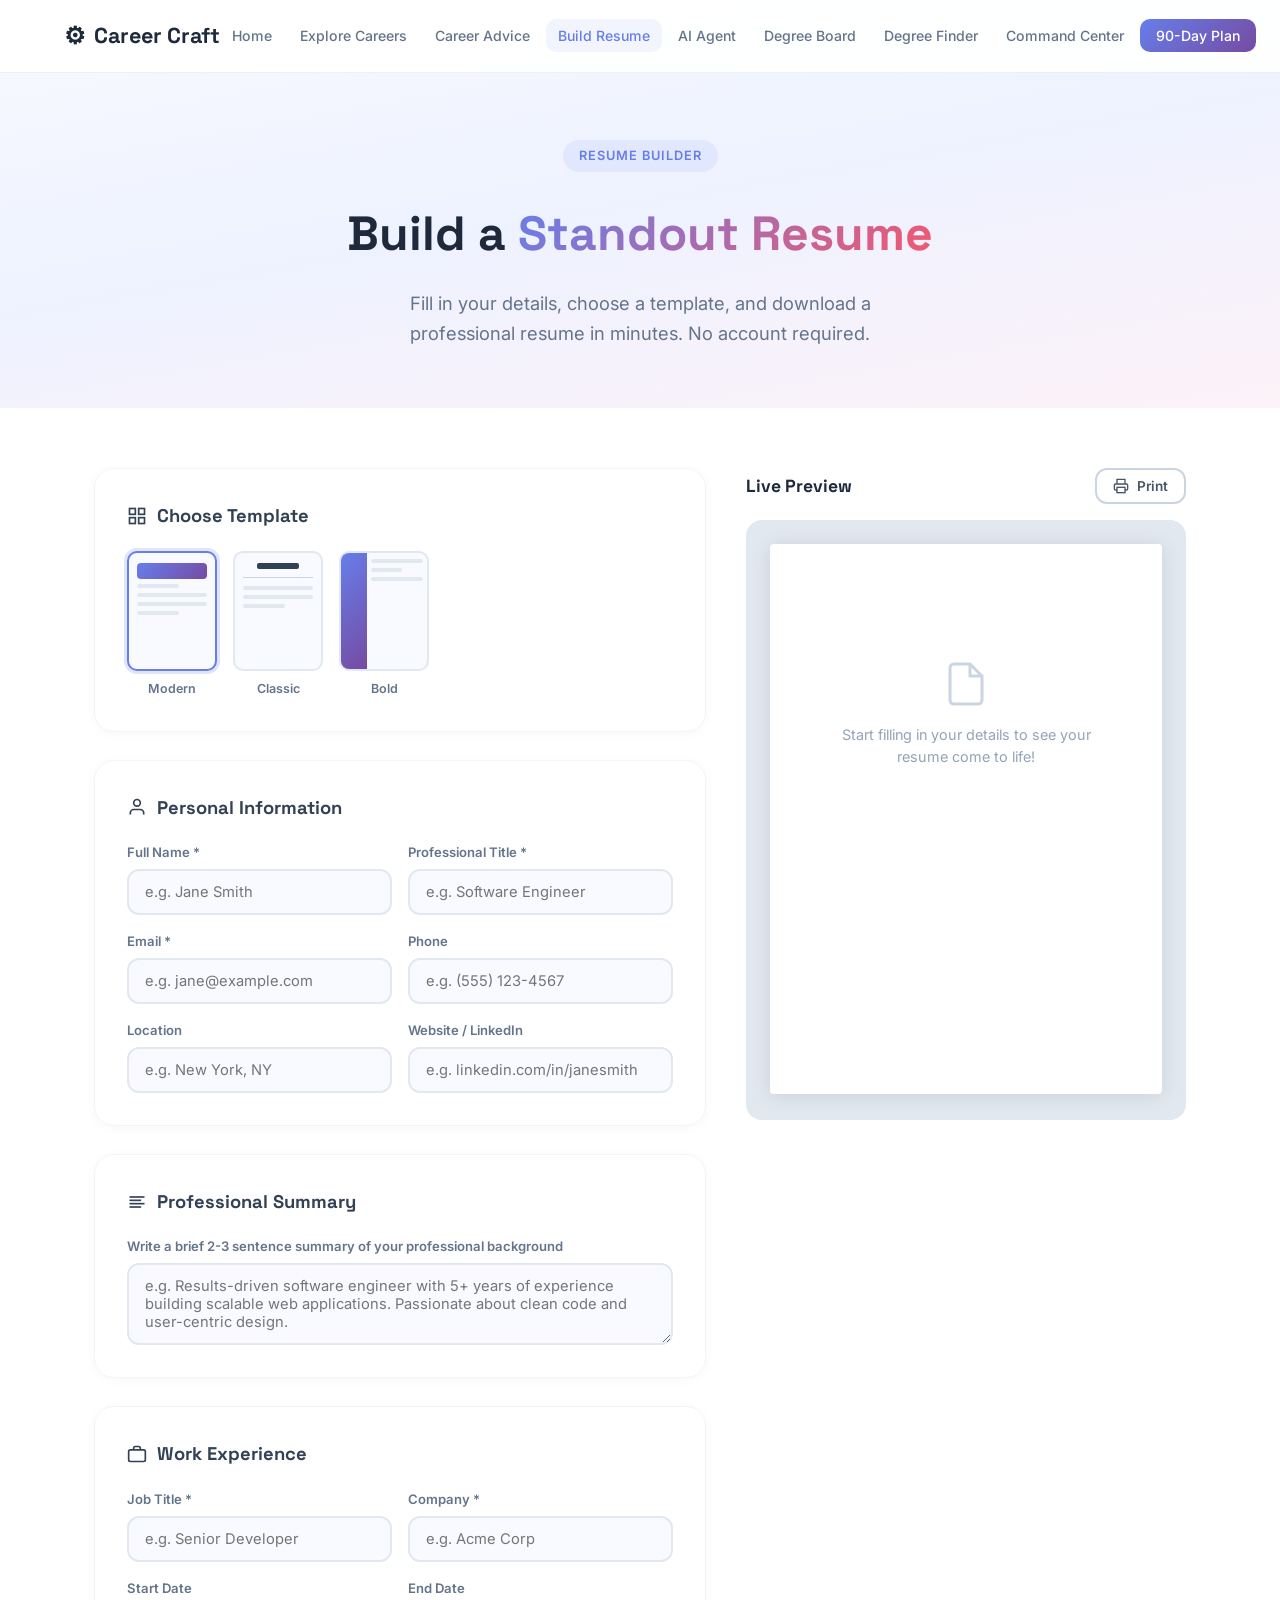
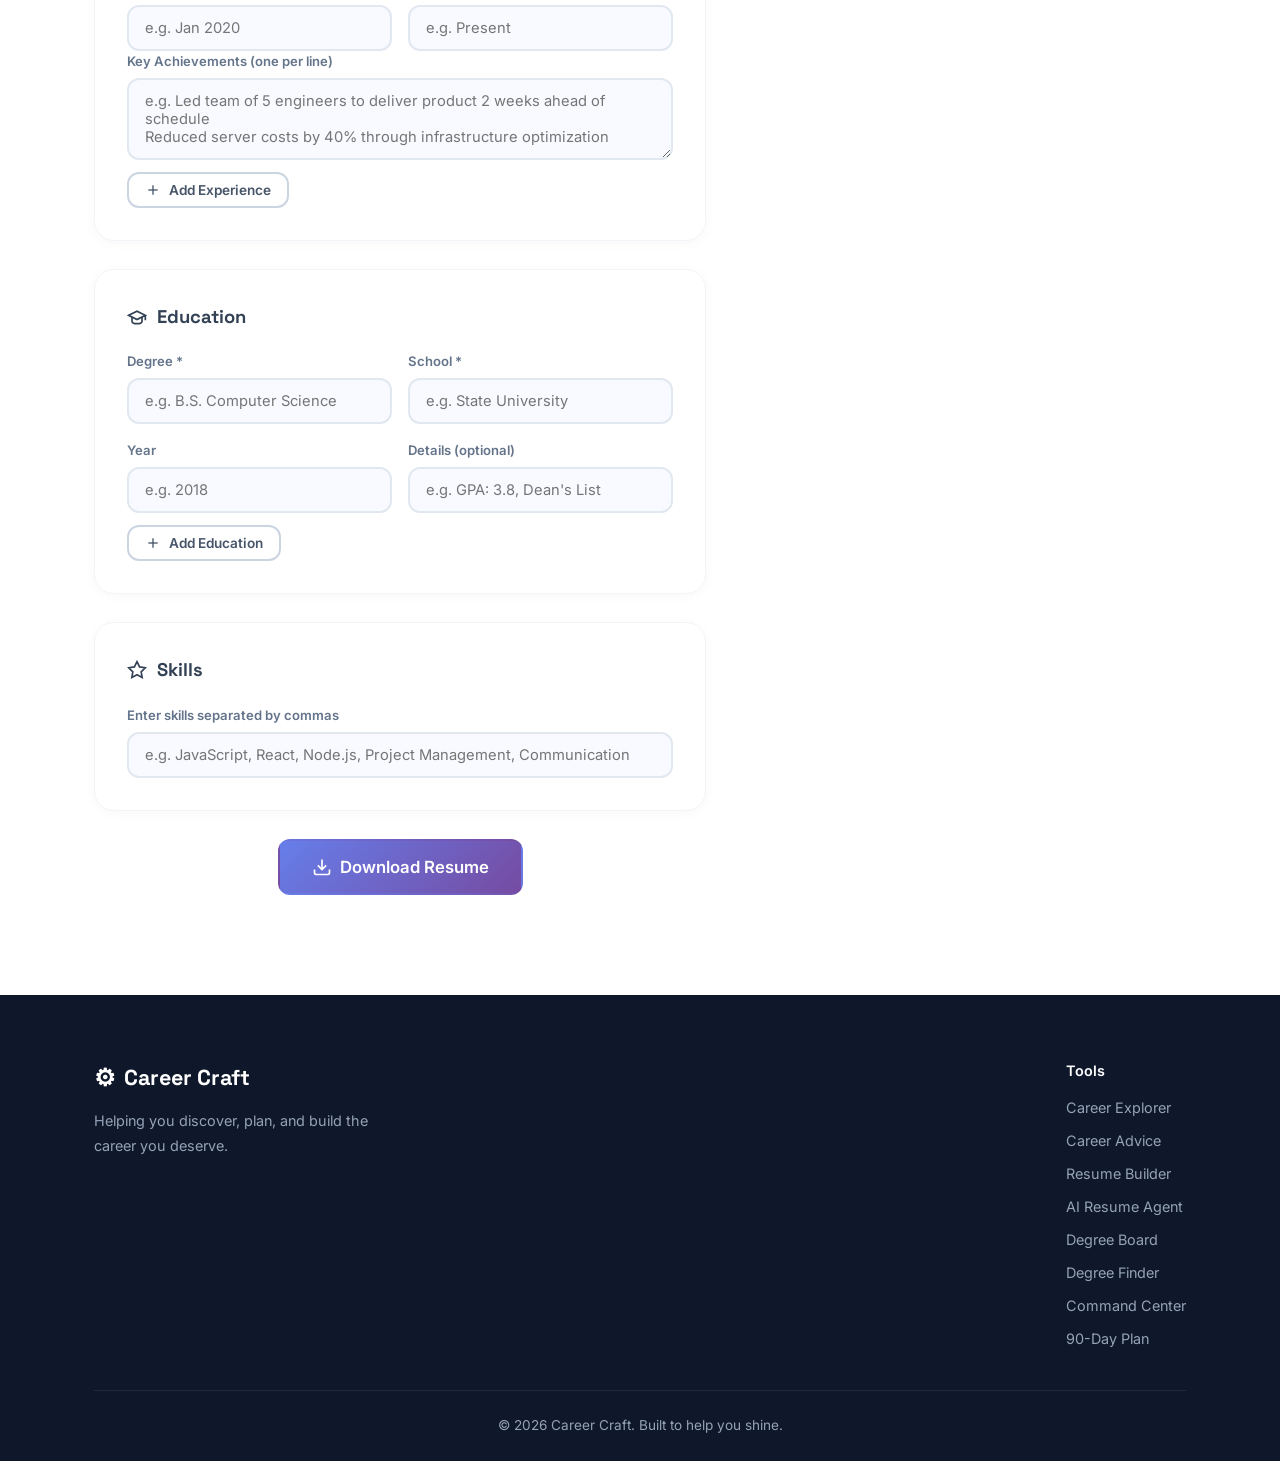
<file: resume.html>
<!DOCTYPE html>
<html lang="en">
<head>
    <meta charset="UTF-8">
    <meta name="viewport" content="width=device-width, initial-scale=1.0">
    <meta name="theme-color" content="#667eea">
    <link rel="manifest" href="manifest.json">
    <link rel="icon" href="favicon.ico" sizes="any">
    <link rel="icon" href="icons/icon.svg" type="image/svg+xml">
    <link rel="apple-touch-icon" href="icons/apple-touch-icon.png">
    <title>Resume Builder - Career Craft</title>
    <link rel="stylesheet" href="css/styles.css">
    <link rel="preconnect" href="https://fonts.googleapis.com">
    <link href="https://fonts.googleapis.com/css2?family=Inter:wght@300;400;500;600;700;800&family=Space+Grotesk:wght@400;500;600;700&display=swap" rel="stylesheet">
</head>
<body>
    <nav class="navbar">
        <div class="nav-container">
            <a href="index.html" class="nav-logo">
                <span class="logo-icon">&#9881;</span> Career Craft
            </a>
            <button class="nav-toggle" aria-label="Toggle navigation">
                <span></span><span></span><span></span>
            </button>
            <ul class="nav-menu">
                <li><a href="index.html" class="nav-link">Home</a></li>
                <li><a href="explore.html" class="nav-link">Explore Careers</a></li>
                <li><a href="advice.html" class="nav-link">Career Advice</a></li>
                <li><a href="resume.html" class="nav-link active">Build Resume</a></li>
                <li><a href="agent.html" class="nav-link">AI Agent</a></li>
                <li><a href="degree-path.html" class="nav-link">Degree Board</a></li>
                <li><a href="degree-finder.html" class="nav-link">Degree Finder</a></li>
                <li><a href="command-center.html" class="nav-link">Command Center</a></li>
                <li><a href="launch-plan.html" class="nav-link cta-button">90-Day Plan</a></li>
            </ul>
        </div>
    </nav>

    <section class="page-hero">
        <div class="container">
            <span class="section-tag">Resume Builder</span>
            <h1>Build a <span class="gradient-text">Standout Resume</span></h1>
            <p>Fill in your details, choose a template, and download a professional resume in minutes. No account required.</p>
        </div>
    </section>

    <section class="resume-builder">
        <div class="container">
            <div class="builder-layout">
                <!-- Left: Form -->
                <div class="builder-form">
                    <!-- Template Selector -->
                    <div class="form-section">
                        <h3>
                            <svg width="20" height="20" viewBox="0 0 24 24" fill="none" stroke="currentColor" stroke-width="2"><rect x="3" y="3" width="7" height="7"/><rect x="14" y="3" width="7" height="7"/><rect x="3" y="14" width="7" height="7"/><rect x="14" y="14" width="7" height="7"/></svg>
                            Choose Template
                        </h3>
                        <div class="template-selector">
                            <label class="template-option active">
                                <input type="radio" name="template" value="modern" checked>
                                <div class="template-preview template-modern-preview">
                                    <div class="tp-header"></div>
                                    <div class="tp-line short"></div>
                                    <div class="tp-line"></div>
                                    <div class="tp-line"></div>
                                    <div class="tp-line short"></div>
                                </div>
                                <span>Modern</span>
                            </label>
                            <label class="template-option">
                                <input type="radio" name="template" value="classic">
                                <div class="template-preview template-classic-preview">
                                    <div class="tp-line-center short"></div>
                                    <div class="tp-divider"></div>
                                    <div class="tp-line"></div>
                                    <div class="tp-line"></div>
                                    <div class="tp-line short"></div>
                                </div>
                                <span>Classic</span>
                            </label>
                            <label class="template-option">
                                <input type="radio" name="template" value="bold">
                                <div class="template-preview template-bold-preview">
                                    <div class="tp-sidebar"></div>
                                    <div class="tp-main">
                                        <div class="tp-line"></div>
                                        <div class="tp-line short"></div>
                                        <div class="tp-line"></div>
                                    </div>
                                </div>
                                <span>Bold</span>
                            </label>
                        </div>
                    </div>

                    <!-- Personal Info -->
                    <div class="form-section">
                        <h3>
                            <svg width="20" height="20" viewBox="0 0 24 24" fill="none" stroke="currentColor" stroke-width="2"><path d="M20 21v-2a4 4 0 00-4-4H8a4 4 0 00-4 4v2"/><circle cx="12" cy="7" r="4"/></svg>
                            Personal Information
                        </h3>
                        <div class="form-grid">
                            <div class="form-group">
                                <label for="fullName">Full Name *</label>
                                <input type="text" id="fullName" placeholder="e.g. Jane Smith" required>
                            </div>
                            <div class="form-group">
                                <label for="jobTitle">Professional Title *</label>
                                <input type="text" id="jobTitle" placeholder="e.g. Software Engineer">
                            </div>
                            <div class="form-group">
                                <label for="email">Email *</label>
                                <input type="email" id="email" placeholder="e.g. jane@example.com">
                            </div>
                            <div class="form-group">
                                <label for="phone">Phone</label>
                                <input type="tel" id="phone" placeholder="e.g. (555) 123-4567">
                            </div>
                            <div class="form-group">
                                <label for="location">Location</label>
                                <input type="text" id="location" placeholder="e.g. New York, NY">
                            </div>
                            <div class="form-group">
                                <label for="website">Website / LinkedIn</label>
                                <input type="url" id="website" placeholder="e.g. linkedin.com/in/janesmith">
                            </div>
                        </div>
                    </div>

                    <!-- Professional Summary -->
                    <div class="form-section">
                        <h3>
                            <svg width="20" height="20" viewBox="0 0 24 24" fill="none" stroke="currentColor" stroke-width="2"><line x1="17" y1="10" x2="3" y2="10"/><line x1="21" y1="6" x2="3" y2="6"/><line x1="21" y1="14" x2="3" y2="14"/><line x1="17" y1="18" x2="3" y2="18"/></svg>
                            Professional Summary
                        </h3>
                        <div class="form-group full-width">
                            <label for="summary">Write a brief 2-3 sentence summary of your professional background</label>
                            <textarea id="summary" rows="3" placeholder="e.g. Results-driven software engineer with 5+ years of experience building scalable web applications. Passionate about clean code and user-centric design."></textarea>
                        </div>
                    </div>

                    <!-- Work Experience -->
                    <div class="form-section">
                        <h3>
                            <svg width="20" height="20" viewBox="0 0 24 24" fill="none" stroke="currentColor" stroke-width="2"><rect x="2" y="7" width="20" height="14" rx="2" ry="2"/><path d="M16 7V5a2 2 0 00-2-2h-4a2 2 0 00-2 2v2"/></svg>
                            Work Experience
                        </h3>
                        <div id="experienceList">
                            <div class="experience-entry" data-index="0">
                                <div class="form-grid">
                                    <div class="form-group">
                                        <label>Job Title *</label>
                                        <input type="text" class="exp-title" placeholder="e.g. Senior Developer">
                                    </div>
                                    <div class="form-group">
                                        <label>Company *</label>
                                        <input type="text" class="exp-company" placeholder="e.g. Acme Corp">
                                    </div>
                                    <div class="form-group">
                                        <label>Start Date</label>
                                        <input type="text" class="exp-start" placeholder="e.g. Jan 2020">
                                    </div>
                                    <div class="form-group">
                                        <label>End Date</label>
                                        <input type="text" class="exp-end" placeholder="e.g. Present">
                                    </div>
                                </div>
                                <div class="form-group full-width">
                                    <label>Key Achievements (one per line)</label>
                                    <textarea class="exp-achievements" rows="3" placeholder="e.g. Led team of 5 engineers to deliver product 2 weeks ahead of schedule&#10;Reduced server costs by 40% through infrastructure optimization"></textarea>
                                </div>
                            </div>
                        </div>
                        <button class="btn btn-outline btn-sm add-btn" id="addExperience">
                            <svg width="16" height="16" viewBox="0 0 24 24" fill="none" stroke="currentColor" stroke-width="2"><line x1="12" y1="5" x2="12" y2="19"/><line x1="5" y1="12" x2="19" y2="12"/></svg>
                            Add Experience
                        </button>
                    </div>

                    <!-- Education -->
                    <div class="form-section">
                        <h3>
                            <svg width="20" height="20" viewBox="0 0 24 24" fill="none" stroke="currentColor" stroke-width="2"><path d="M22 10v6M2 10l10-5 10 5-10 5z"/><path d="M6 12v5c0 2 3 3 6 3s6-1 6-3v-5"/></svg>
                            Education
                        </h3>
                        <div id="educationList">
                            <div class="education-entry" data-index="0">
                                <div class="form-grid">
                                    <div class="form-group">
                                        <label>Degree *</label>
                                        <input type="text" class="edu-degree" placeholder="e.g. B.S. Computer Science">
                                    </div>
                                    <div class="form-group">
                                        <label>School *</label>
                                        <input type="text" class="edu-school" placeholder="e.g. State University">
                                    </div>
                                    <div class="form-group">
                                        <label>Year</label>
                                        <input type="text" class="edu-year" placeholder="e.g. 2018">
                                    </div>
                                    <div class="form-group">
                                        <label>Details (optional)</label>
                                        <input type="text" class="edu-details" placeholder="e.g. GPA: 3.8, Dean's List">
                                    </div>
                                </div>
                            </div>
                        </div>
                        <button class="btn btn-outline btn-sm add-btn" id="addEducation">
                            <svg width="16" height="16" viewBox="0 0 24 24" fill="none" stroke="currentColor" stroke-width="2"><line x1="12" y1="5" x2="12" y2="19"/><line x1="5" y1="12" x2="19" y2="12"/></svg>
                            Add Education
                        </button>
                    </div>

                    <!-- Skills -->
                    <div class="form-section">
                        <h3>
                            <svg width="20" height="20" viewBox="0 0 24 24" fill="none" stroke="currentColor" stroke-width="2"><polygon points="12 2 15.09 8.26 22 9.27 17 14.14 18.18 21.02 12 17.77 5.82 21.02 7 14.14 2 9.27 8.91 8.26 12 2"/></svg>
                            Skills
                        </h3>
                        <div class="form-group full-width">
                            <label for="skills">Enter skills separated by commas</label>
                            <input type="text" id="skills" placeholder="e.g. JavaScript, React, Node.js, Project Management, Communication">
                        </div>
                    </div>

                    <div class="form-actions">
                        <button class="btn btn-primary btn-lg" id="downloadBtn">
                            <svg width="20" height="20" viewBox="0 0 24 24" fill="none" stroke="currentColor" stroke-width="2"><path d="M21 15v4a2 2 0 01-2 2H5a2 2 0 01-2-2v-4"/><polyline points="7 10 12 15 17 10"/><line x1="12" y1="15" x2="12" y2="3"/></svg>
                            <span>Download Resume</span>
                        </button>
                    </div>
                </div>

                <!-- Right: Live Preview -->
                <div class="builder-preview">
                    <div class="preview-header">
                        <h3>Live Preview</h3>
                        <div class="preview-actions">
                            <button class="btn btn-sm btn-outline" id="printBtn">
                                <svg width="16" height="16" viewBox="0 0 24 24" fill="none" stroke="currentColor" stroke-width="2"><path d="M6 9V2h12v7"/><path d="M6 18H4a2 2 0 01-2-2v-5a2 2 0 012-2h16a2 2 0 012 2v5a2 2 0 01-2 2h-2"/><rect x="6" y="14" width="12" height="8"/></svg>
                                Print
                            </button>
                        </div>
                    </div>
                    <div class="preview-container" id="resumePreview">
                        <div class="resume-page" id="resumePage">
                            <div class="resume-placeholder">
                                <svg width="48" height="48" viewBox="0 0 24 24" fill="none" stroke="#cbd5e1" stroke-width="1.5"><path d="M14 2H6a2 2 0 00-2 2v16a2 2 0 002 2h12a2 2 0 002-2V8z"/><polyline points="14,2 14,8 20,8"/></svg>
                                <p>Start filling in your details to see your resume come to life!</p>
                            </div>
                        </div>
                    </div>
                </div>
            </div>
        </div>
    </section>

    <footer class="footer">
        <div class="container">
            <div class="footer-content">
                <div class="footer-brand">
                    <a href="index.html" class="nav-logo">
                        <span class="logo-icon">&#9881;</span> Career Craft
                    </a>
                    <p>Helping you discover, plan, and build the career you deserve.</p>
                </div>
                <div class="footer-links">
                    <div class="footer-col">
                        <h4>Tools</h4>
                        <a href="explore.html">Career Explorer</a>
                        <a href="advice.html">Career Advice</a>
                        <a href="resume.html">Resume Builder</a>
                        <a href="agent.html">AI Resume Agent</a>
                        <a href="degree-path.html">Degree Board</a>
                        <a href="degree-finder.html">Degree Finder</a>
                        <a href="command-center.html">Command Center</a>
                        <a href="launch-plan.html">90-Day Plan</a>
                    </div>
                </div>
            </div>
            <div class="footer-bottom">
                <p>&copy; 2026 Career Craft. Built to help you shine.</p>
            </div>
        </div>
    </footer>

    <script src="js/main.js"></script>
    <script src="js/resume.js"></script>
    <script>if("serviceWorker" in navigator){navigator.serviceWorker.register("sw.js");}</script>
</body>
</html>
</file>
<file: css/styles.css>
/* === Reset & Base === */
*, *::before, *::after { box-sizing: border-box; margin: 0; padding: 0; }
html { scroll-behavior: smooth; }
body { font-family: 'Inter', sans-serif; color: #1e293b; background: #ffffff; line-height: 1.6; }
a { text-decoration: none; color: inherit; }
img { max-width: 100%; }
ul { list-style: none; }
input, textarea, button { font-family: inherit; font-size: inherit; }

/* === Utility === */
.container { max-width: 1140px; margin: 0 auto; padding: 0 24px; }
.hidden { display: none !important; }
.gradient-text { background: linear-gradient(135deg, #667eea, #f5576c); -webkit-background-clip: text; -webkit-text-fill-color: transparent; background-clip: text; }
.full-width { grid-column: 1 / -1; }

/* === Buttons === */
.btn { display: inline-flex; align-items: center; gap: 8px; padding: 12px 24px; border-radius: 12px; font-weight: 600; font-size: 0.95rem; border: 2px solid transparent; cursor: pointer; transition: all 0.25s ease; }
.btn-primary { background: linear-gradient(135deg, #667eea, #764ba2); color: #fff; }
.btn-primary:hover { transform: translateY(-2px); box-shadow: 0 8px 25px rgba(102,126,234,0.4); }
.btn-outline { background: transparent; border-color: #cbd5e1; color: #475569; }
.btn-outline:hover { border-color: #667eea; color: #667eea; }
.btn-outline-light { border-color: rgba(255,255,255,0.4); color: #fff; }
.btn-outline-light:hover { border-color: #fff; color: #fff; background: rgba(255,255,255,0.1); }
.btn-lg { padding: 16px 32px; font-size: 1.05rem; }
.btn-sm { padding: 8px 16px; font-size: 0.85rem; }

/* === Navbar === */
.navbar { position: fixed; top: 0; left: 0; right: 0; z-index: 1000; background: rgba(255,255,255,0.92); backdrop-filter: blur(12px); border-bottom: 1px solid rgba(0,0,0,0.06); }
.nav-container { max-width: 1200px; margin: 0 auto; padding: 0 24px; display: flex; align-items: center; justify-content: space-between; height: 72px; }
.nav-logo { display: flex; align-items: center; gap: 8px; font-family: 'Space Grotesk', sans-serif; font-size: 1.35rem; font-weight: 700; color: #1e293b; white-space: nowrap; }
.logo-icon { font-size: 1.5rem; }
.nav-menu { display: flex; align-items: center; gap: 4px; list-style: none; margin: 0; padding: 0; }
.nav-link { padding: 8px 12px; border-radius: 10px; font-weight: 500; font-size: 0.88rem; color: #64748b; transition: all 0.2s; white-space: nowrap; }
.nav-link:hover, .nav-link.active { color: #667eea; background: rgba(102,126,234,0.08); }
.nav-link.cta-button { background: linear-gradient(135deg, #667eea, #764ba2); color: #fff; padding: 8px 16px; }
.nav-link.cta-button:hover { box-shadow: 0 4px 15px rgba(102,126,234,0.4); }
.nav-toggle { display: none; background: none; border: none; cursor: pointer; padding: 4px; }
.nav-toggle span { display: block; width: 24px; height: 2px; background: #1e293b; margin: 5px 0; transition: 0.3s; border-radius: 2px; }

/* === Hero === */
.hero { padding: 160px 0 100px; position: relative; overflow: hidden; background: linear-gradient(170deg, #f8faff 0%, #eef2ff 50%, #fdf2f8 100%); }
.hero-content { max-width: 700px; }
.hero-badge { display: inline-block; padding: 8px 20px; background: rgba(102,126,234,0.1); color: #667eea; border-radius: 50px; font-size: 0.85rem; font-weight: 600; margin-bottom: 24px; }
.hero h1 { font-family: 'Space Grotesk', sans-serif; font-size: 3.8rem; font-weight: 800; line-height: 1.1; margin-bottom: 20px; color: #0f172a; }
.hero-subtitle { font-size: 1.2rem; color: #64748b; margin-bottom: 36px; max-width: 540px; line-height: 1.7; }
.hero-actions { display: flex; gap: 16px; flex-wrap: wrap; }
.hero-stats { display: flex; gap: 48px; margin-top: 56px; padding-top: 40px; border-top: 1px solid rgba(0,0,0,0.08); }
.stat-number { display: block; font-family: 'Space Grotesk', sans-serif; font-size: 1.8rem; font-weight: 700; color: #667eea; }
.stat-label { font-size: 0.9rem; color: #94a3b8; }
.hero-bg-shapes { position: absolute; inset: 0; pointer-events: none; overflow: hidden; }
.shape { position: absolute; border-radius: 50%; opacity: 0.08; }
.shape-1 { width: 500px; height: 500px; background: #667eea; top: -100px; right: -100px; }
.shape-2 { width: 300px; height: 300px; background: #f5576c; bottom: -50px; right: 200px; }
.shape-3 { width: 200px; height: 200px; background: #43e97b; top: 200px; right: 50px; }

/* === Page Hero (inner pages) === */
.page-hero { padding: 140px 0 60px; text-align: center; background: linear-gradient(170deg, #f8faff 0%, #eef2ff 50%, #fdf2f8 100%); }
.page-hero h1 { font-family: 'Space Grotesk', sans-serif; font-size: 3rem; font-weight: 800; margin: 12px 0 16px; }
.page-hero p { font-size: 1.15rem; color: #64748b; max-width: 560px; margin: 0 auto; }

/* === Section Headers === */
.section-header { text-align: center; margin-bottom: 56px; }
.section-tag { display: inline-block; padding: 6px 16px; background: rgba(102,126,234,0.1); color: #667eea; border-radius: 50px; font-size: 0.8rem; font-weight: 600; text-transform: uppercase; letter-spacing: 1px; margin-bottom: 12px; }
.section-header h2 { font-family: 'Space Grotesk', sans-serif; font-size: 2.5rem; font-weight: 800; margin-bottom: 12px; }
.section-header p { font-size: 1.1rem; color: #64748b; max-width: 520px; margin: 0 auto; }

/* === Features === */
.features { padding: 100px 0; }
.features-grid { display: grid; grid-template-columns: repeat(3, 1fr); gap: 28px; }
.feature-card { display: block; padding: 40px 32px; background: #fff; border-radius: 20px; border: 1px solid #f1f5f9; transition: all 0.3s ease; }
.feature-card:hover { transform: translateY(-6px); box-shadow: 0 20px 60px rgba(0,0,0,0.08); border-color: transparent; }
.feature-card.featured { background: linear-gradient(135deg, #667eea, #764ba2); color: #fff; border: none; }
.feature-card.featured p { color: rgba(255,255,255,0.85); }
.feature-card.featured .feature-link { color: #fff; }
.feature-icon { width: 60px; height: 60px; border-radius: 16px; display: flex; align-items: center; justify-content: center; margin-bottom: 24px; }
.feature-card h3 { font-family: 'Space Grotesk', sans-serif; font-size: 1.4rem; margin-bottom: 12px; }
.feature-card p { color: #64748b; font-size: 0.95rem; line-height: 1.7; margin-bottom: 20px; }
.feature-link { font-weight: 600; color: #667eea; font-size: 0.95rem; }

/* === How It Works === */
.how-it-works { padding: 100px 0; background: #f8faff; }
.steps-grid { display: flex; align-items: center; justify-content: center; gap: 24px; }
.step-card { text-align: center; padding: 40px 32px; background: #fff; border-radius: 20px; flex: 1; max-width: 300px; border: 1px solid #f1f5f9; }
.step-number { width: 56px; height: 56px; border-radius: 50%; background: linear-gradient(135deg, #667eea, #764ba2); color: #fff; display: inline-flex; align-items: center; justify-content: center; font-family: 'Space Grotesk', sans-serif; font-size: 1.4rem; font-weight: 700; margin-bottom: 20px; }
.step-card h3 { font-family: 'Space Grotesk', sans-serif; font-size: 1.3rem; margin-bottom: 10px; }
.step-card p { font-size: 0.95rem; color: #64748b; }
.step-connector { color: #cbd5e1; flex-shrink: 0; }

/* === Testimonials === */
.testimonials { padding: 100px 0; }
.testimonials-grid { display: grid; grid-template-columns: repeat(3, 1fr); gap: 28px; }
.testimonial-card { padding: 36px; background: #fff; border-radius: 20px; border: 1px solid #f1f5f9; }
.testimonial-stars { color: #f59e0b; font-size: 1.2rem; margin-bottom: 16px; letter-spacing: 2px; }
.testimonial-card p { color: #475569; font-size: 0.95rem; line-height: 1.7; margin-bottom: 24px; }
.testimonial-author { display: flex; align-items: center; gap: 14px; }
.author-avatar { width: 44px; height: 44px; border-radius: 50%; display: flex; align-items: center; justify-content: center; color: #fff; font-weight: 700; font-size: 0.85rem; flex-shrink: 0; }
.testimonial-author strong { display: block; font-size: 0.95rem; }
.testimonial-author span { font-size: 0.8rem; color: #94a3b8; }

/* === CTA Section === */
.cta-section { padding: 100px 0; background: linear-gradient(135deg, #667eea, #764ba2); }
.cta-content { text-align: center; max-width: 600px; margin: 0 auto; }
.cta-content h2 { font-family: 'Space Grotesk', sans-serif; font-size: 2.5rem; font-weight: 800; color: #fff; margin-bottom: 16px; }
.cta-content p { color: rgba(255,255,255,0.85); font-size: 1.1rem; margin-bottom: 32px; }
.cta-section .hero-actions { justify-content: center; }
.cta-section .btn-primary { background: #fff; color: #667eea; }
.cta-section .btn-primary:hover { box-shadow: 0 8px 25px rgba(0,0,0,0.2); }

/* === Footer === */
.footer { padding: 64px 0 0; background: #0f172a; color: #94a3b8; }
.footer-content { display: flex; justify-content: space-between; gap: 48px; padding-bottom: 40px; border-bottom: 1px solid rgba(255,255,255,0.08); }
.footer-brand { max-width: 300px; }
.footer-brand .nav-logo { color: #fff; margin-bottom: 12px; }
.footer-brand p { font-size: 0.9rem; line-height: 1.7; }
.footer-links { display: flex; gap: 64px; }
.footer-col { display: flex; flex-direction: column; gap: 10px; }
.footer-col h4 { color: #fff; font-size: 0.9rem; font-weight: 600; margin-bottom: 4px; }
.footer-col a { font-size: 0.9rem; color: #94a3b8; transition: color 0.2s; }
.footer-col a:hover { color: #667eea; }
.footer-bottom { padding: 24px 0; text-align: center; font-size: 0.85rem; }

/* === Quiz === */
.quiz-section { padding: 60px 0 100px; }
.quiz-container { max-width: 720px; margin: 0 auto; background: #fff; border-radius: 24px; padding: 48px; box-shadow: 0 4px 40px rgba(0,0,0,0.06); border: 1px solid #f1f5f9; }
.quiz-progress { margin-bottom: 36px; }
.progress-bar { height: 8px; background: #f1f5f9; border-radius: 99px; overflow: hidden; margin-bottom: 10px; }
.progress-fill { height: 100%; background: linear-gradient(135deg, #667eea, #764ba2); border-radius: 99px; transition: width 0.4s ease; width: 14%; }
.progress-text { font-size: 0.85rem; color: #94a3b8; font-weight: 500; }
.quiz-question h2 { font-family: 'Space Grotesk', sans-serif; font-size: 1.5rem; font-weight: 700; margin-bottom: 24px; }
.quiz-options { display: flex; flex-direction: column; gap: 12px; }
.quiz-option { padding: 16px 20px; background: #f8faff; border: 2px solid #e2e8f0; border-radius: 14px; cursor: pointer; transition: all 0.2s; font-size: 0.95rem; text-align: left; color: #334155; }
.quiz-option:hover { border-color: #667eea; background: rgba(102,126,234,0.05); }
.quiz-option.selected { border-color: #667eea; background: rgba(102,126,234,0.1); color: #667eea; font-weight: 600; }
.quiz-nav { display: flex; justify-content: space-between; margin-top: 32px; }
.quiz-nav .btn:disabled { opacity: 0.4; cursor: not-allowed; }

/* === Quiz Results === */
.results-container { max-width: 900px; margin: 0 auto; }
.results-header { text-align: center; margin-bottom: 40px; }
.results-header h2 { font-family: 'Space Grotesk', sans-serif; font-size: 2.2rem; font-weight: 800; margin: 12px 0; }
.results-grid { display: grid; grid-template-columns: repeat(auto-fill, minmax(280px, 1fr)); gap: 24px; margin-bottom: 40px; }
.result-card { background: #fff; border-radius: 20px; padding: 32px; border: 1px solid #f1f5f9; box-shadow: 0 4px 20px rgba(0,0,0,0.04); }
.result-card .match-badge { display: inline-block; padding: 4px 14px; border-radius: 50px; font-size: 0.8rem; font-weight: 700; margin-bottom: 14px; }
.result-card h3 { font-family: 'Space Grotesk', sans-serif; font-size: 1.3rem; margin-bottom: 8px; }
.result-card .career-salary { font-size: 0.9rem; color: #667eea; font-weight: 600; margin-bottom: 12px; }
.result-card p { font-size: 0.9rem; color: #64748b; line-height: 1.6; margin-bottom: 14px; }
.result-card .career-skills { display: flex; flex-wrap: wrap; gap: 6px; }
.result-card .career-skills span { padding: 4px 12px; background: #f1f5f9; border-radius: 50px; font-size: 0.78rem; color: #475569; }
.results-actions { display: flex; justify-content: center; gap: 16px; }

/* === Career Browse === */
.career-browse { padding: 100px 0; background: #f8faff; }
.category-grid { display: grid; grid-template-columns: repeat(3, 1fr); gap: 24px; }
.category-card { padding: 32px; background: #fff; border-radius: 20px; border: 1px solid #f1f5f9; transition: all 0.3s; cursor: pointer; }
.category-card:hover { transform: translateY(-4px); box-shadow: 0 12px 40px rgba(0,0,0,0.08); }
.category-icon { width: 52px; height: 52px; border-radius: 14px; display: flex; align-items: center; justify-content: center; margin-bottom: 18px; }
.category-card h3 { font-family: 'Space Grotesk', sans-serif; font-size: 1.15rem; margin-bottom: 6px; }
.category-card p { font-size: 0.88rem; color: #64748b; margin-bottom: 12px; }
.category-count { font-size: 0.8rem; color: #667eea; font-weight: 600; }

/* === Advice === */
.advice-section { padding: 60px 0 100px; }
.advice-tabs { display: flex; flex-wrap: wrap; gap: 8px; justify-content: center; margin-bottom: 40px; }
.tab-btn { padding: 10px 22px; border-radius: 50px; border: 2px solid #e2e8f0; background: #fff; color: #64748b; font-weight: 600; font-size: 0.9rem; cursor: pointer; transition: all 0.2s; }
.tab-btn:hover { border-color: #667eea; color: #667eea; }
.tab-btn.active { background: linear-gradient(135deg, #667eea, #764ba2); color: #fff; border-color: transparent; }
.advice-grid { display: grid; grid-template-columns: repeat(2, 1fr); gap: 28px; }
.advice-card { background: #fff; border-radius: 20px; overflow: hidden; border: 1px solid #f1f5f9; transition: all 0.3s; }
.advice-card.card-hidden { display: none; }
.advice-card:hover { box-shadow: 0 12px 40px rgba(0,0,0,0.08); }
.advice-card-header { padding: 28px 32px; display: flex; align-items: center; justify-content: space-between; }
.advice-tag { padding: 4px 14px; background: rgba(255,255,255,0.25); color: #fff; border-radius: 50px; font-size: 0.78rem; font-weight: 600; }
.advice-card-body { padding: 28px 32px; }
.advice-card-body h3 { font-family: 'Space Grotesk', sans-serif; font-size: 1.3rem; margin-bottom: 10px; }
.advice-card-body > p { color: #64748b; font-size: 0.95rem; margin-bottom: 20px; }
.advice-content { display: none; }
.advice-card.expanded .advice-content { display: block; }
.advice-content h4 { font-size: 1rem; margin: 20px 0 8px; color: #334155; }
.advice-content p { font-size: 0.92rem; color: #64748b; line-height: 1.7; }
.advice-content a { color: #667eea; font-weight: 500; }
.advice-card-body::after { content: 'Click to read more'; display: block; color: #667eea; font-weight: 600; font-size: 0.9rem; margin-top: 12px; cursor: pointer; }
.advice-card.expanded .advice-card-body::after { content: 'Click to collapse'; }

/* === Quick Tips === */
.quick-tips { padding: 100px 0; background: #fff; }
.tips-grid { display: grid; grid-template-columns: repeat(3, 1fr); gap: 24px; }
.tip-card { padding: 32px; background: #f8faff; border-radius: 20px; border: 1px solid #f1f5f9; position: relative; }
.tip-number { font-family: 'Space Grotesk', sans-serif; font-size: 3rem; font-weight: 800; color: rgba(102,126,234,0.12); position: absolute; top: 16px; right: 24px; }
.tip-card p { font-size: 0.92rem; color: #475569; line-height: 1.7; }
.tip-card em { color: #667eea; font-style: normal; font-weight: 600; }

/* === Resume Builder === */
.resume-builder { padding: 60px 0 100px; }
.builder-layout { display: grid; grid-template-columns: 1fr 1fr; gap: 40px; align-items: start; }
.builder-form { display: flex; flex-direction: column; gap: 28px; }
.form-section { background: #fff; border-radius: 20px; padding: 32px; border: 1px solid #f1f5f9; box-shadow: 0 2px 12px rgba(0,0,0,0.03); }
.form-section h3 { display: flex; align-items: center; gap: 10px; font-family: 'Space Grotesk', sans-serif; font-size: 1.15rem; margin-bottom: 20px; color: #334155; }
.form-grid { display: grid; grid-template-columns: 1fr 1fr; gap: 16px; }
.form-group { display: flex; flex-direction: column; gap: 6px; }
.form-group label { font-size: 0.82rem; font-weight: 600; color: #64748b; }
.form-group input, .form-group textarea { padding: 12px 16px; border: 2px solid #e2e8f0; border-radius: 12px; font-size: 0.92rem; transition: border-color 0.2s; background: #f8faff; color: #1e293b; }
.form-group input:focus, .form-group textarea:focus { outline: none; border-color: #667eea; background: #fff; }
.form-group textarea { resize: vertical; }
.add-btn { margin-top: 12px; }
.experience-entry, .education-entry { padding-bottom: 16px; margin-bottom: 16px; border-bottom: 1px solid #f1f5f9; }
.experience-entry:last-child, .education-entry:last-child { border-bottom: none; margin-bottom: 0; padding-bottom: 0; }
.form-actions { display: flex; justify-content: center; }

/* Template Selector */
.template-selector { display: flex; gap: 16px; }
.template-option { display: flex; flex-direction: column; align-items: center; gap: 8px; cursor: pointer; }
.template-option input { display: none; }
.template-preview { width: 90px; height: 120px; background: #f8faff; border: 2px solid #e2e8f0; border-radius: 10px; padding: 10px 8px; transition: all 0.2s; display: flex; flex-direction: column; gap: 5px; }
.template-option.active .template-preview, .template-option input:checked ~ .template-preview { border-color: #667eea; box-shadow: 0 0 0 3px rgba(102,126,234,0.2); }
.template-option span { font-size: 0.78rem; font-weight: 600; color: #64748b; }
.tp-header { height: 16px; background: linear-gradient(135deg, #667eea, #764ba2); border-radius: 4px; }
.tp-line { height: 4px; background: #e2e8f0; border-radius: 2px; }
.tp-line.short { width: 60%; }
.tp-line-center { height: 6px; background: #334155; border-radius: 2px; margin: 0 auto; }
.tp-line-center.short { width: 60%; }
.tp-divider { height: 1px; background: #cbd5e1; margin: 3px 0; }
.tp-sidebar { width: 30%; background: linear-gradient(135deg, #667eea, #764ba2); border-radius: 4px 0 0 4px; }
.tp-main { flex: 1; display: flex; flex-direction: column; gap: 5px; padding: 6px 4px; }
.template-bold-preview { flex-direction: row; padding: 0; overflow: hidden; gap: 0; }

/* Resume Preview */
.builder-preview { position: sticky; top: 96px; }
.preview-header { display: flex; align-items: center; justify-content: space-between; margin-bottom: 16px; }
.preview-header h3 { font-family: 'Space Grotesk', sans-serif; font-size: 1.1rem; }
.preview-container { background: #e2e8f0; border-radius: 16px; padding: 24px; min-height: 600px; display: flex; align-items: flex-start; justify-content: center; }
.resume-page { width: 100%; background: #fff; border-radius: 4px; box-shadow: 0 2px 20px rgba(0,0,0,0.1); min-height: 550px; padding: 36px; font-size: 0.72rem; line-height: 1.5; }
.resume-placeholder { display: flex; flex-direction: column; align-items: center; justify-content: center; padding: 80px 20px; text-align: center; color: #94a3b8; gap: 16px; }
.resume-placeholder p { font-size: 0.9rem; }

/* Resume Modern Template */
.resume-page.modern .resume-top { border-bottom: 3px solid #667eea; padding-bottom: 12px; margin-bottom: 14px; }
.resume-page .resume-name { font-family: 'Space Grotesk', sans-serif; font-size: 1.3rem; font-weight: 800; color: #1e293b; margin: 0; }
.resume-page .resume-title { font-size: 0.82rem; color: #667eea; font-weight: 600; margin: 2px 0 6px; }
.resume-page .resume-contact { font-size: 0.68rem; color: #64748b; display: flex; flex-wrap: wrap; gap: 8px; }
.resume-page .resume-contact span::before { content: ''; display: inline-block; width: 4px; height: 4px; border-radius: 50%; background: #cbd5e1; margin-right: 8px; vertical-align: middle; }
.resume-page .resume-contact span:first-child::before { display: none; }
.resume-page .section-title { font-family: 'Space Grotesk', sans-serif; font-size: 0.78rem; font-weight: 700; text-transform: uppercase; letter-spacing: 1px; color: #667eea; border-bottom: 1px solid #e2e8f0; padding-bottom: 4px; margin: 14px 0 8px; }
.resume-page .resume-summary { font-size: 0.7rem; color: #475569; margin-bottom: 4px; }
.resume-page .exp-item { margin-bottom: 10px; }
.resume-page .exp-header { display: flex; justify-content: space-between; align-items: baseline; }
.resume-page .exp-role { font-weight: 700; font-size: 0.74rem; color: #1e293b; }
.resume-page .exp-dates { font-size: 0.66rem; color: #94a3b8; }
.resume-page .exp-company-name { font-size: 0.7rem; color: #64748b; font-style: italic; }
.resume-page .exp-achievements { padding-left: 14px; margin-top: 4px; }
.resume-page .exp-achievements li { font-size: 0.68rem; color: #475569; margin-bottom: 2px; }
.resume-page .edu-item { margin-bottom: 6px; }
.resume-page .edu-degree { font-weight: 700; font-size: 0.74rem; }
.resume-page .edu-school-name { font-size: 0.7rem; color: #64748b; }
.resume-page .edu-year { font-size: 0.66rem; color: #94a3b8; }
.resume-page .edu-details { font-size: 0.66rem; color: #64748b; }
.resume-page .skills-list { display: flex; flex-wrap: wrap; gap: 4px; }
.resume-page .skills-list span { padding: 2px 10px; background: #eef2ff; border-radius: 50px; font-size: 0.66rem; color: #667eea; }

/* Classic Template */
.resume-page.classic .resume-top { text-align: center; border-bottom: 2px solid #1e293b; padding-bottom: 12px; margin-bottom: 14px; }
.resume-page.classic .section-title { color: #1e293b; border-bottom-color: #1e293b; }
.resume-page.classic .skills-list span { background: #f1f5f9; color: #334155; }

/* Bold Template */
.resume-page.bold { display: flex; padding: 0; overflow: hidden; }
.resume-page.bold .resume-sidebar { width: 35%; background: linear-gradient(180deg, #1e293b, #334155); color: #fff; padding: 28px 18px; }
.resume-page.bold .resume-sidebar .resume-name { color: #fff; font-size: 1.1rem; }
.resume-page.bold .resume-sidebar .resume-title { color: #667eea; }
.resume-page.bold .resume-sidebar .resume-contact { flex-direction: column; gap: 4px; color: #94a3b8; }
.resume-page.bold .resume-sidebar .resume-contact span::before { background: #667eea; }
.resume-page.bold .resume-sidebar .section-title { color: #667eea; border-bottom-color: rgba(255,255,255,0.15); }
.resume-page.bold .resume-sidebar .skills-list span { background: rgba(102,126,234,0.2); color: #93a5f6; }
.resume-page.bold .resume-sidebar .edu-degree { color: #fff; }
.resume-page.bold .resume-sidebar .edu-school-name, .resume-page.bold .resume-sidebar .edu-year, .resume-page.bold .resume-sidebar .edu-details { color: #94a3b8; }
.resume-page.bold .resume-main { flex: 1; padding: 28px 24px; }

/* === AI Agent === */
.agent-section { padding: 60px 0 100px; }
.agent-setup { max-width: 560px; margin: 0 auto; }
.setup-card { background: #fff; border-radius: 24px; padding: 48px; text-align: center; box-shadow: 0 4px 40px rgba(0,0,0,0.06); border: 1px solid #f1f5f9; }
.setup-icon { margin-bottom: 20px; }
.setup-card h2 { font-family: 'Space Grotesk', sans-serif; font-size: 1.6rem; margin-bottom: 10px; }
.setup-card > p { color: #64748b; font-size: 0.95rem; margin-bottom: 28px; line-height: 1.6; }
.setup-form { text-align: left; }
.setup-form .form-group { margin-bottom: 18px; }
.api-key-input { display: flex; gap: 8px; }
.api-key-input input { flex: 1; }
.form-hint { font-size: 0.78rem; color: #94a3b8; margin-top: 4px; display: block; }
.form-hint strong { color: #667eea; }
.setup-form .btn-lg { width: 100%; justify-content: center; margin-top: 8px; }

.agent-chat { max-width: 860px; margin: 0 auto; }
.chat-container { background: #fff; border-radius: 24px; box-shadow: 0 4px 40px rgba(0,0,0,0.06); border: 1px solid #f1f5f9; display: flex; flex-direction: column; overflow: hidden; }
.chat-messages { padding: 28px; max-height: 500px; overflow-y: auto; display: flex; flex-direction: column; gap: 16px; }
.chat-message { display: flex; gap: 12px; align-items: flex-start; }
.user-message { flex-direction: row-reverse; }
.message-avatar { width: 36px; height: 36px; border-radius: 50%; display: flex; align-items: center; justify-content: center; font-size: 0.75rem; font-weight: 700; flex-shrink: 0; }
.agent-avatar { background: linear-gradient(135deg, #667eea, #764ba2); color: #fff; }
.user-avatar { background: #f1f5f9; color: #475569; }
.message-content { max-width: 75%; padding: 14px 18px; border-radius: 18px; font-size: 0.92rem; line-height: 1.65; }
.agent-message .message-content { background: #f8faff; color: #334155; border-bottom-left-radius: 4px; }
.user-message .message-content { background: linear-gradient(135deg, #667eea, #764ba2); color: #fff; border-bottom-right-radius: 4px; }
.message-content strong { font-weight: 700; }
.message-content code { background: rgba(0,0,0,0.06); padding: 1px 6px; border-radius: 4px; font-size: 0.85em; }
.message-content ul, .message-content ol { margin: 6px 0 6px 18px; }
.message-content li { margin-bottom: 3px; }

/* Typing indicator */
.typing-dots { display: flex; gap: 4px; padding: 4px 0; }
.typing-dots span { width: 8px; height: 8px; background: #94a3b8; border-radius: 50%; animation: typingBounce 1.4s infinite ease-in-out; }
.typing-dots span:nth-child(2) { animation-delay: 0.2s; }
.typing-dots span:nth-child(3) { animation-delay: 0.4s; }
@keyframes typingBounce { 0%, 80%, 100% { transform: scale(0.6); opacity: 0.4; } 40% { transform: scale(1); opacity: 1; } }

/* Upload area */
.upload-area { padding: 0 28px 20px; }
.upload-dropzone { border: 2px dashed #cbd5e1; border-radius: 16px; padding: 36px; text-align: center; transition: all 0.2s; display: flex; flex-direction: column; align-items: center; gap: 8px; cursor: pointer; }
.upload-dropzone:hover, .upload-dropzone.drag-over { border-color: #667eea; background: rgba(102,126,234,0.04); }
.upload-dropzone p { font-weight: 600; color: #334155; }
.upload-dropzone span { font-size: 0.85rem; color: #94a3b8; }
.upload-dropzone small { font-size: 0.78rem; color: #94a3b8; margin-top: 4px; }
.file-info { display: flex; align-items: center; gap: 10px; padding: 12px 18px; background: #eef2ff; border-radius: 12px; }
.file-info span { flex: 1; font-size: 0.9rem; font-weight: 500; color: #334155; }
.remove-file { background: none; border: none; font-size: 1.3rem; color: #94a3b8; cursor: pointer; padding: 0 4px; }
.remove-file:hover { color: #f5576c; }

/* Chat input */
.chat-input-area { padding: 0 28px 28px; }
.chat-input-wrapper { display: flex; gap: 10px; align-items: flex-end; background: #f8faff; border: 2px solid #e2e8f0; border-radius: 16px; padding: 10px 14px; transition: border-color 0.2s; }
.chat-input-wrapper:focus-within { border-color: #667eea; background: #fff; }
.chat-input-wrapper textarea { flex: 1; border: none; background: transparent; resize: none; outline: none; font-size: 0.92rem; color: #1e293b; max-height: 120px; padding: 4px 0; }
.send-btn { width: 38px; height: 38px; border-radius: 12px; border: none; background: linear-gradient(135deg, #667eea, #764ba2); color: #fff; cursor: pointer; display: flex; align-items: center; justify-content: center; transition: all 0.2s; flex-shrink: 0; }
.send-btn:hover:not(:disabled) { transform: scale(1.05); box-shadow: 0 4px 12px rgba(102,126,234,0.4); }
.send-btn:disabled { opacity: 0.4; cursor: not-allowed; }
.chat-actions { display: flex; gap: 10px; margin-top: 12px; flex-wrap: wrap; }

/* === Responsive === */
@media (max-width: 968px) {
    .features-grid, .testimonials-grid, .category-grid, .tips-grid { grid-template-columns: repeat(2, 1fr); }
    .advice-grid { grid-template-columns: 1fr; }
    .builder-layout { grid-template-columns: 1fr; }
    .builder-preview { position: static; }
    .hero h1 { font-size: 2.8rem; }
    .steps-grid { flex-direction: column; }
    .step-connector { transform: rotate(90deg); }
}
@media (max-width: 640px) {
    .nav-menu { position: fixed; top: 72px; left: 0; right: 0; background: #fff; flex-direction: column; padding: 24px; gap: 4px; transform: translateY(-120%); transition: transform 0.3s ease; box-shadow: 0 8px 30px rgba(0,0,0,0.1); }
    .nav-menu.open { transform: translateY(0); }
    .nav-toggle { display: block; }
    .hero h1 { font-size: 2.2rem; }
    .hero-stats { flex-direction: column; gap: 20px; }
    .features-grid, .testimonials-grid, .category-grid, .tips-grid { grid-template-columns: 1fr; }
    .form-grid { grid-template-columns: 1fr; }
    .template-selector { flex-wrap: wrap; }
    .section-header h2 { font-size: 1.8rem; }
    .hero-actions { flex-direction: column; }
    .btn-lg { width: 100%; justify-content: center; }
}

/* Print Styles for Resume */
@media print {
    body * { visibility: hidden; }
    .resume-page, .resume-page * { visibility: visible; }
    .resume-page { position: absolute; left: 0; top: 0; width: 100%; box-shadow: none; font-size: 10pt; padding: 0.5in; }
}
</file>
